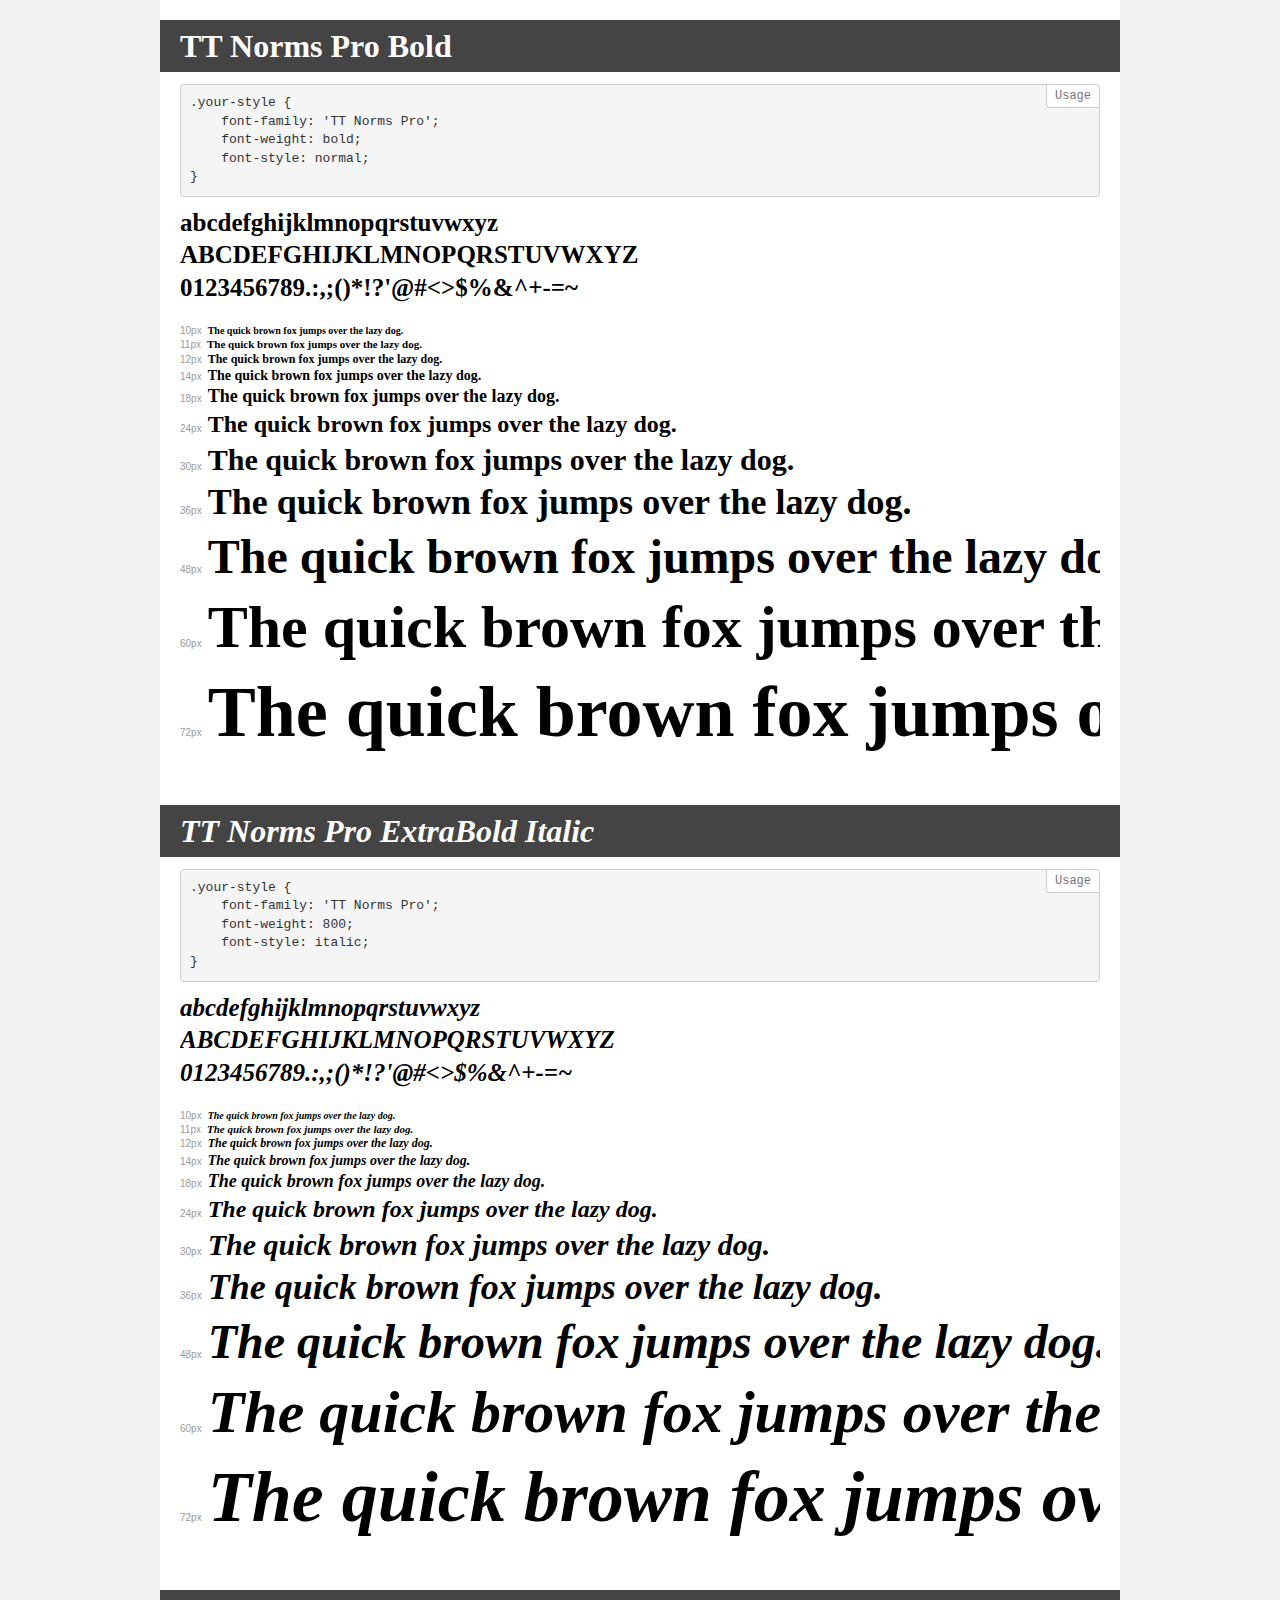
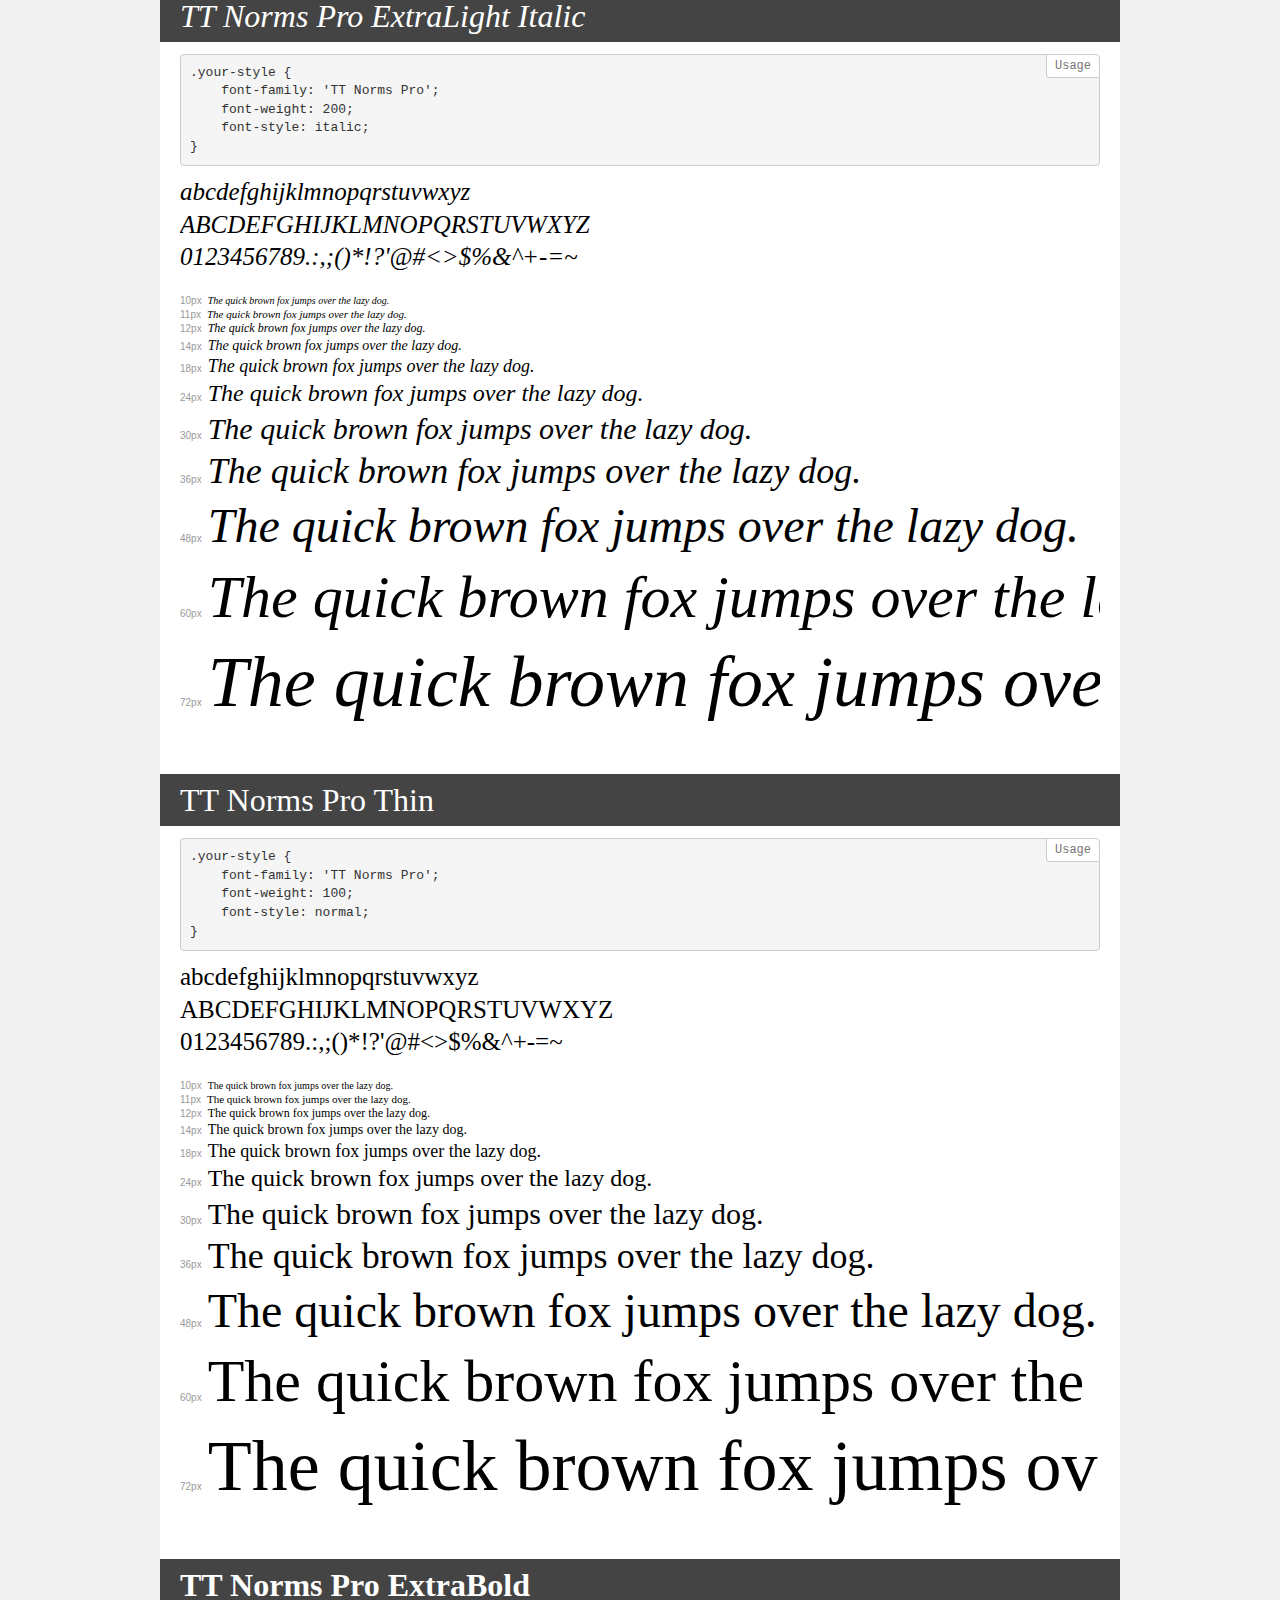
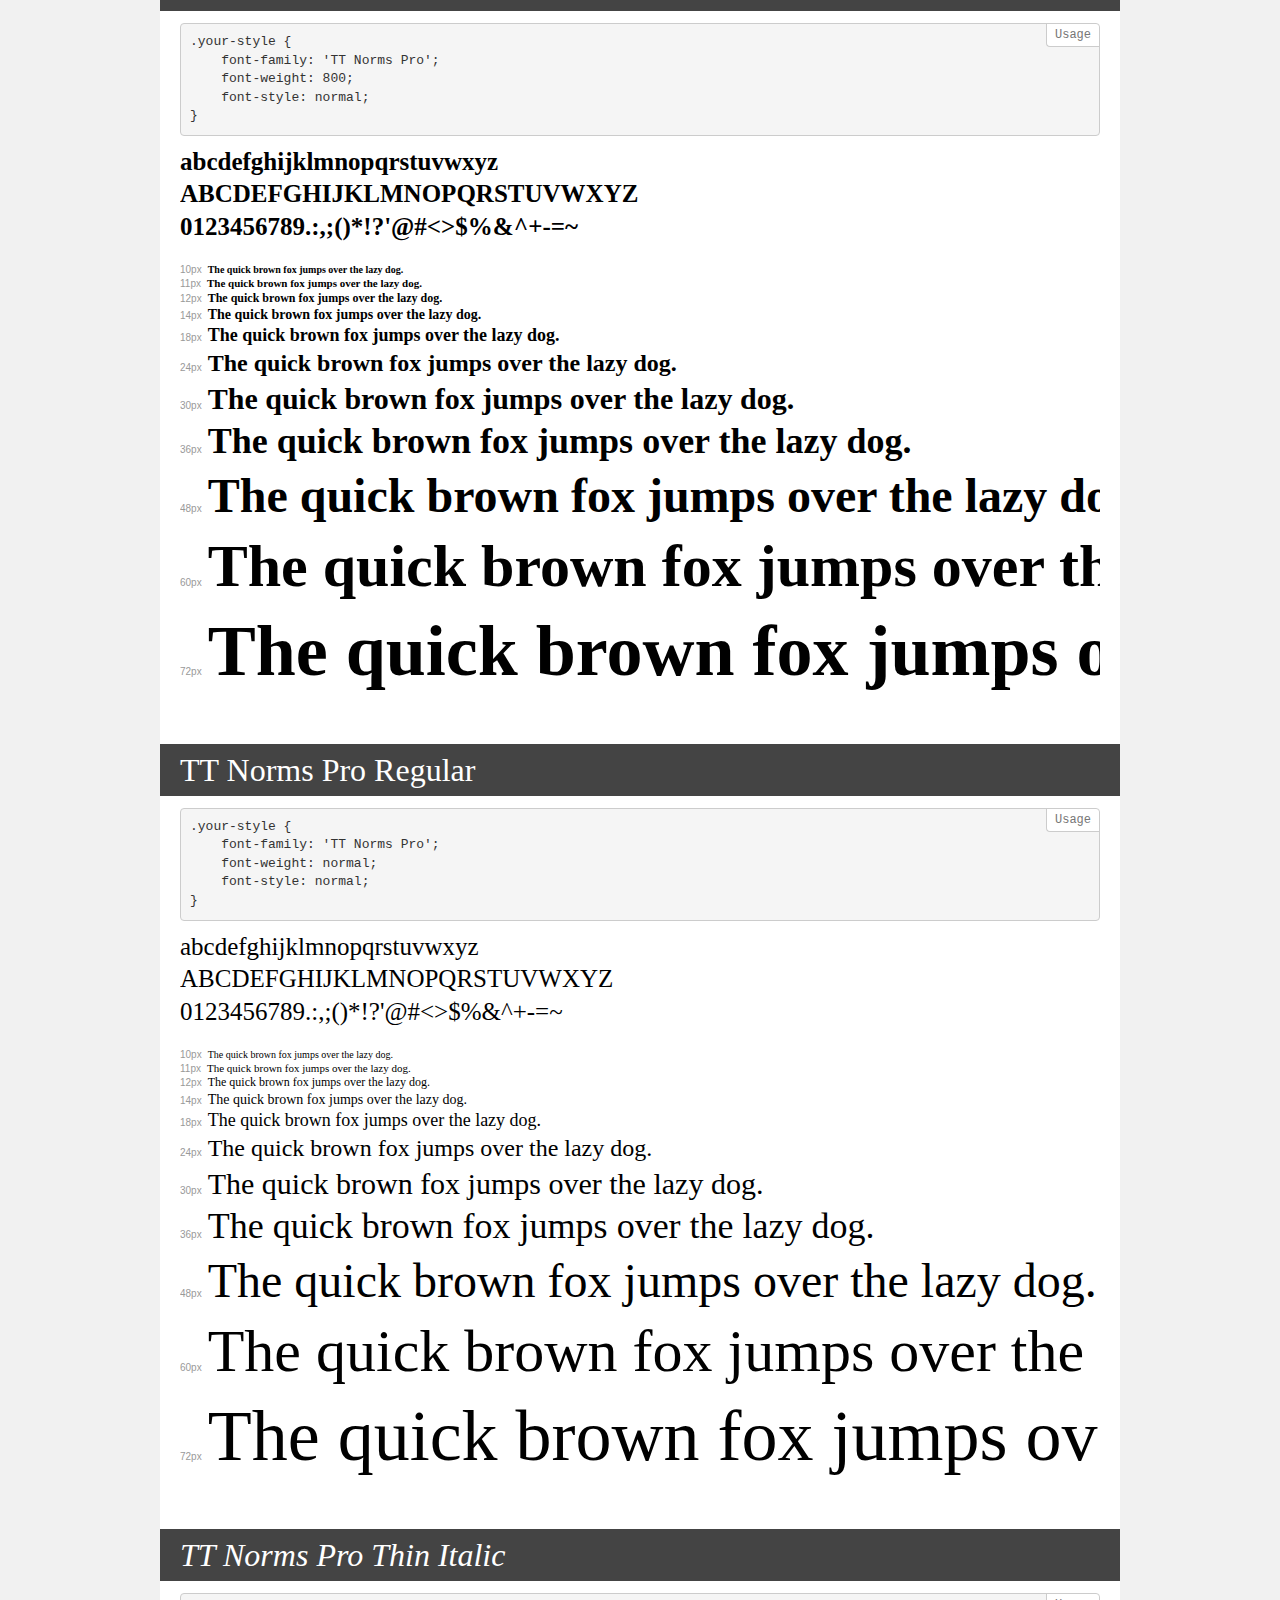
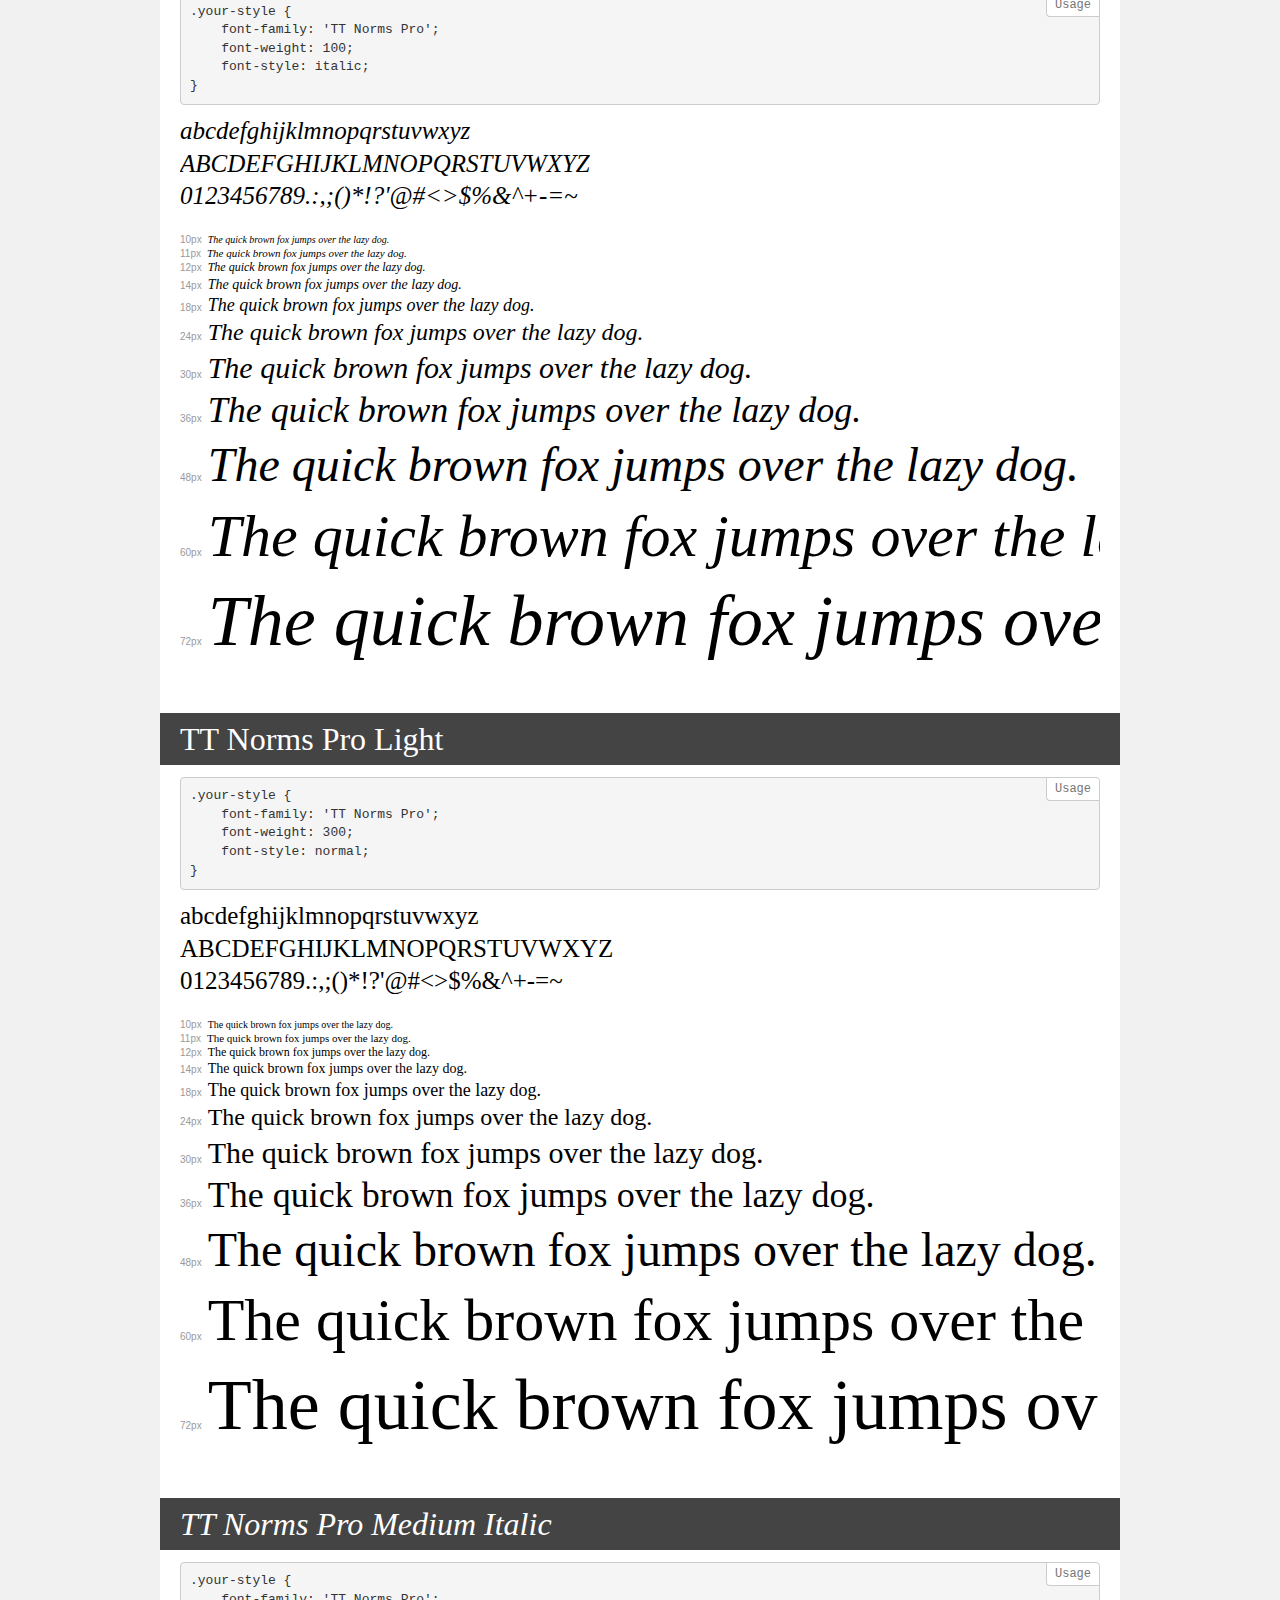
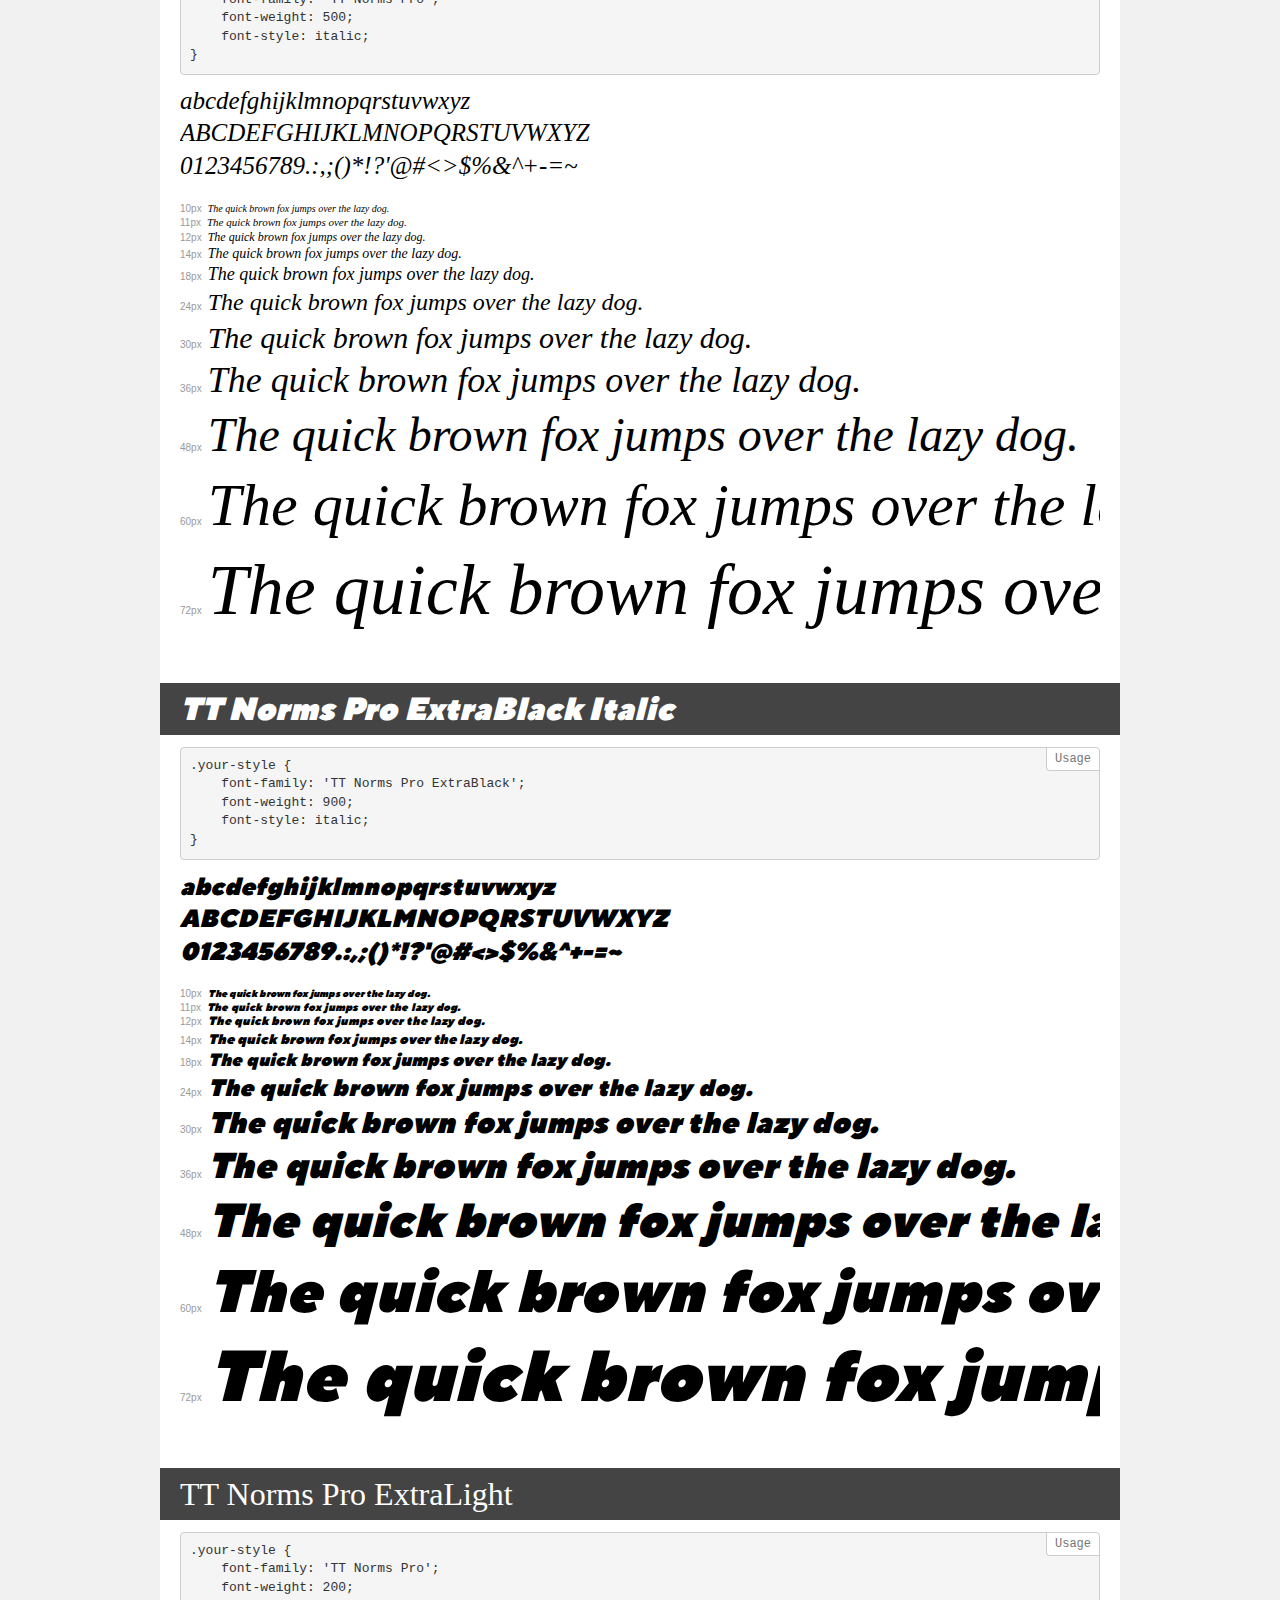
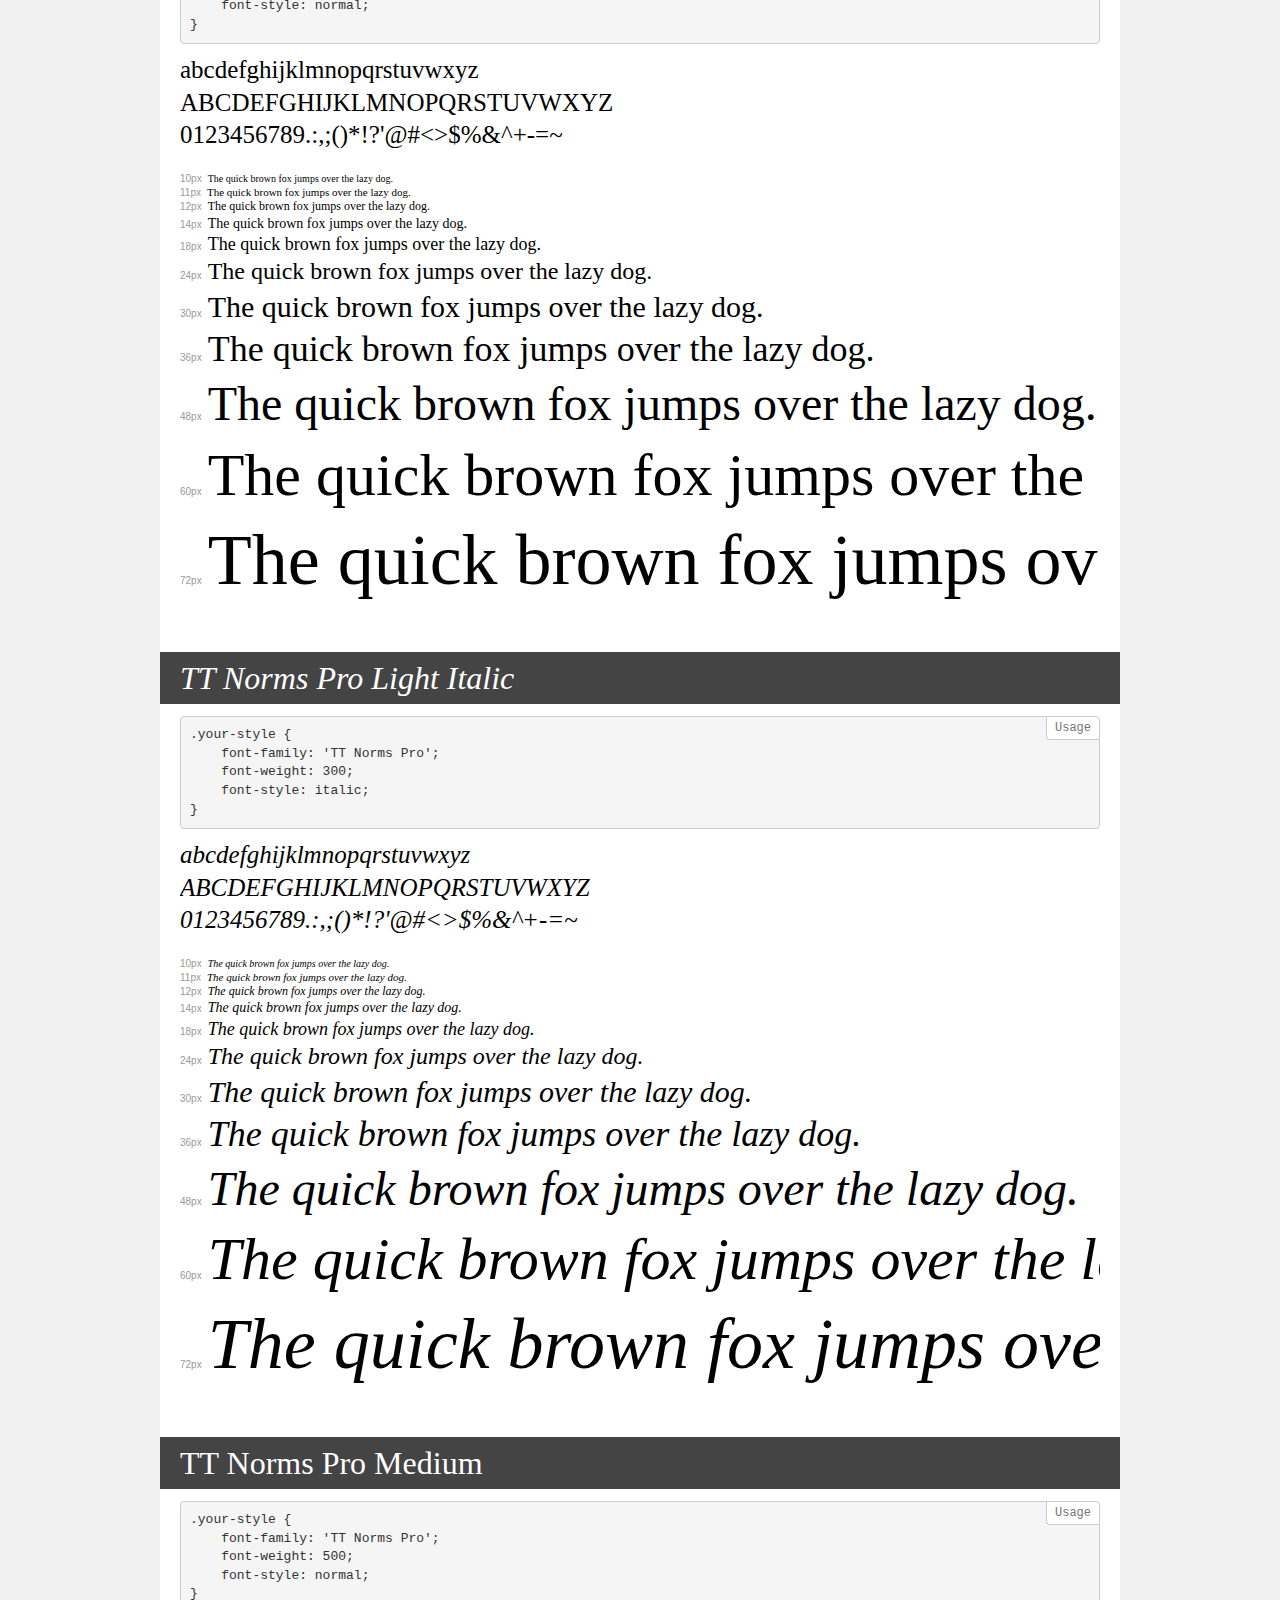
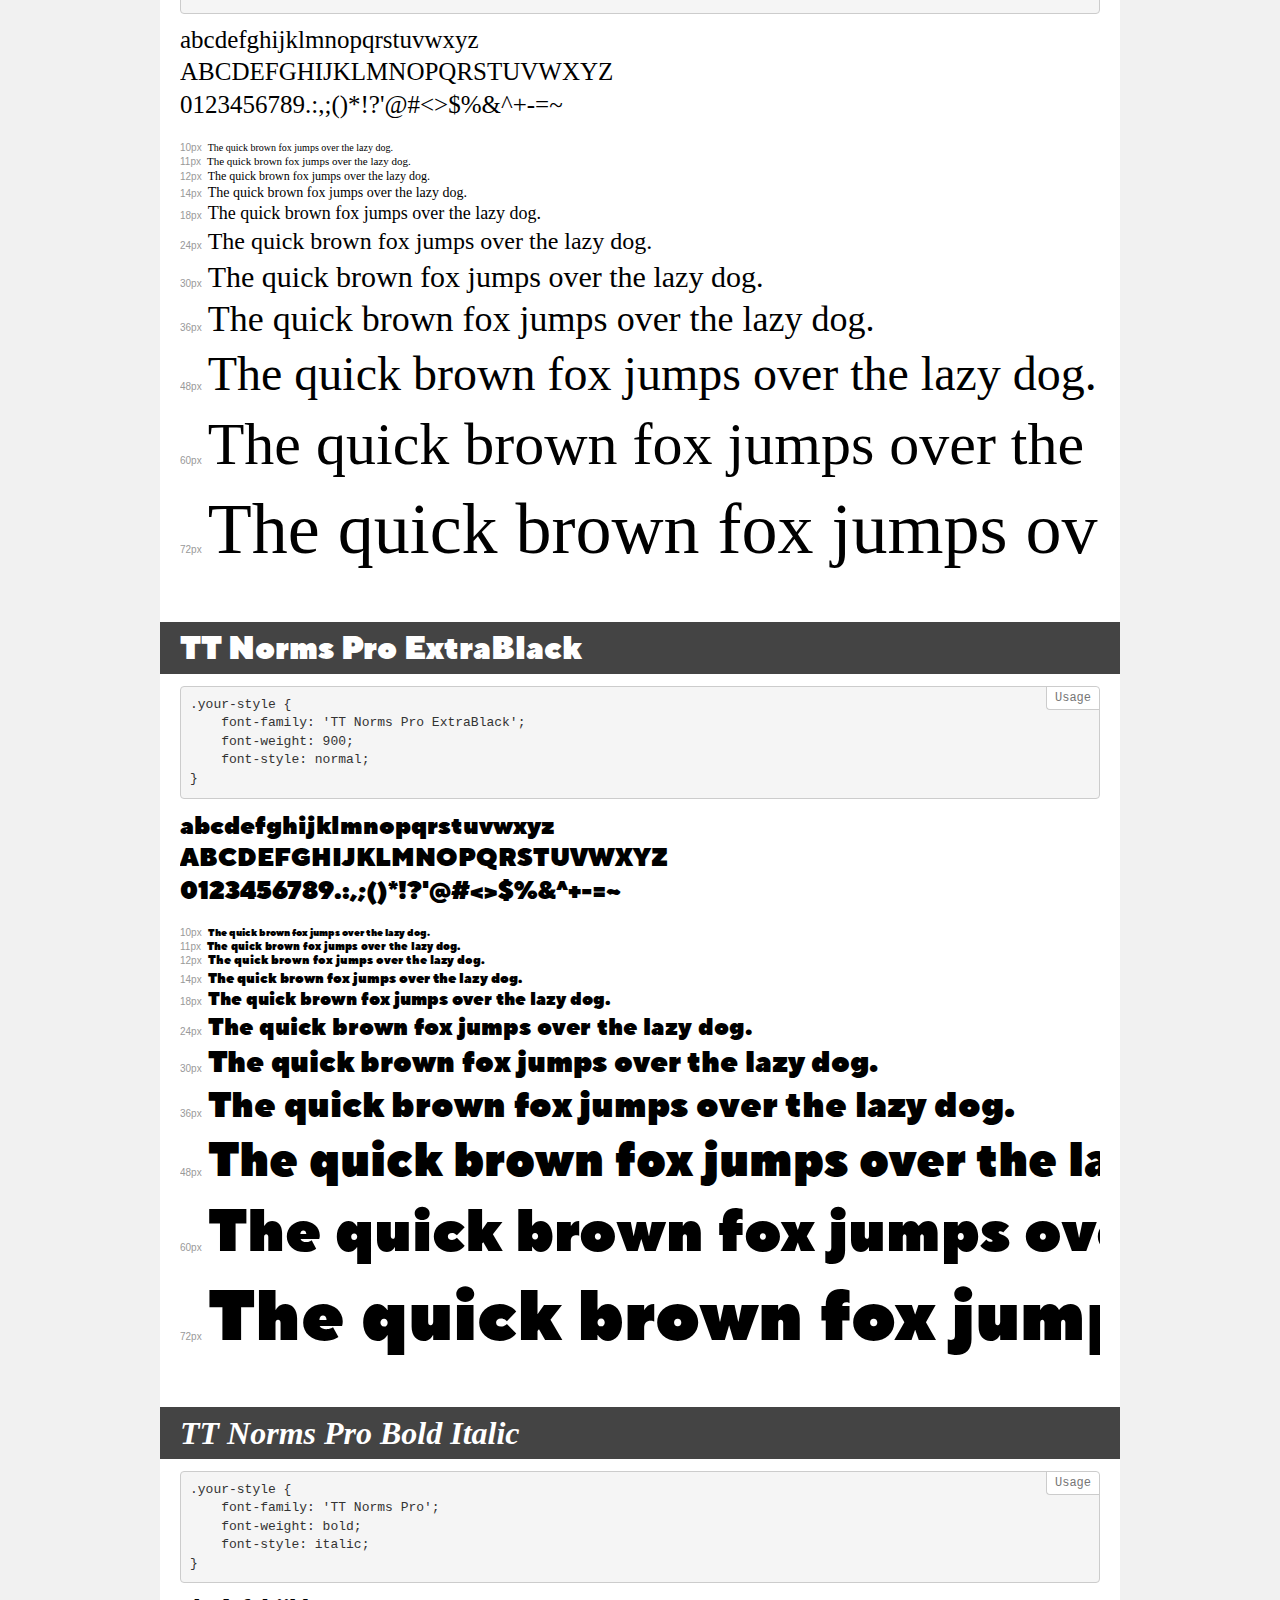
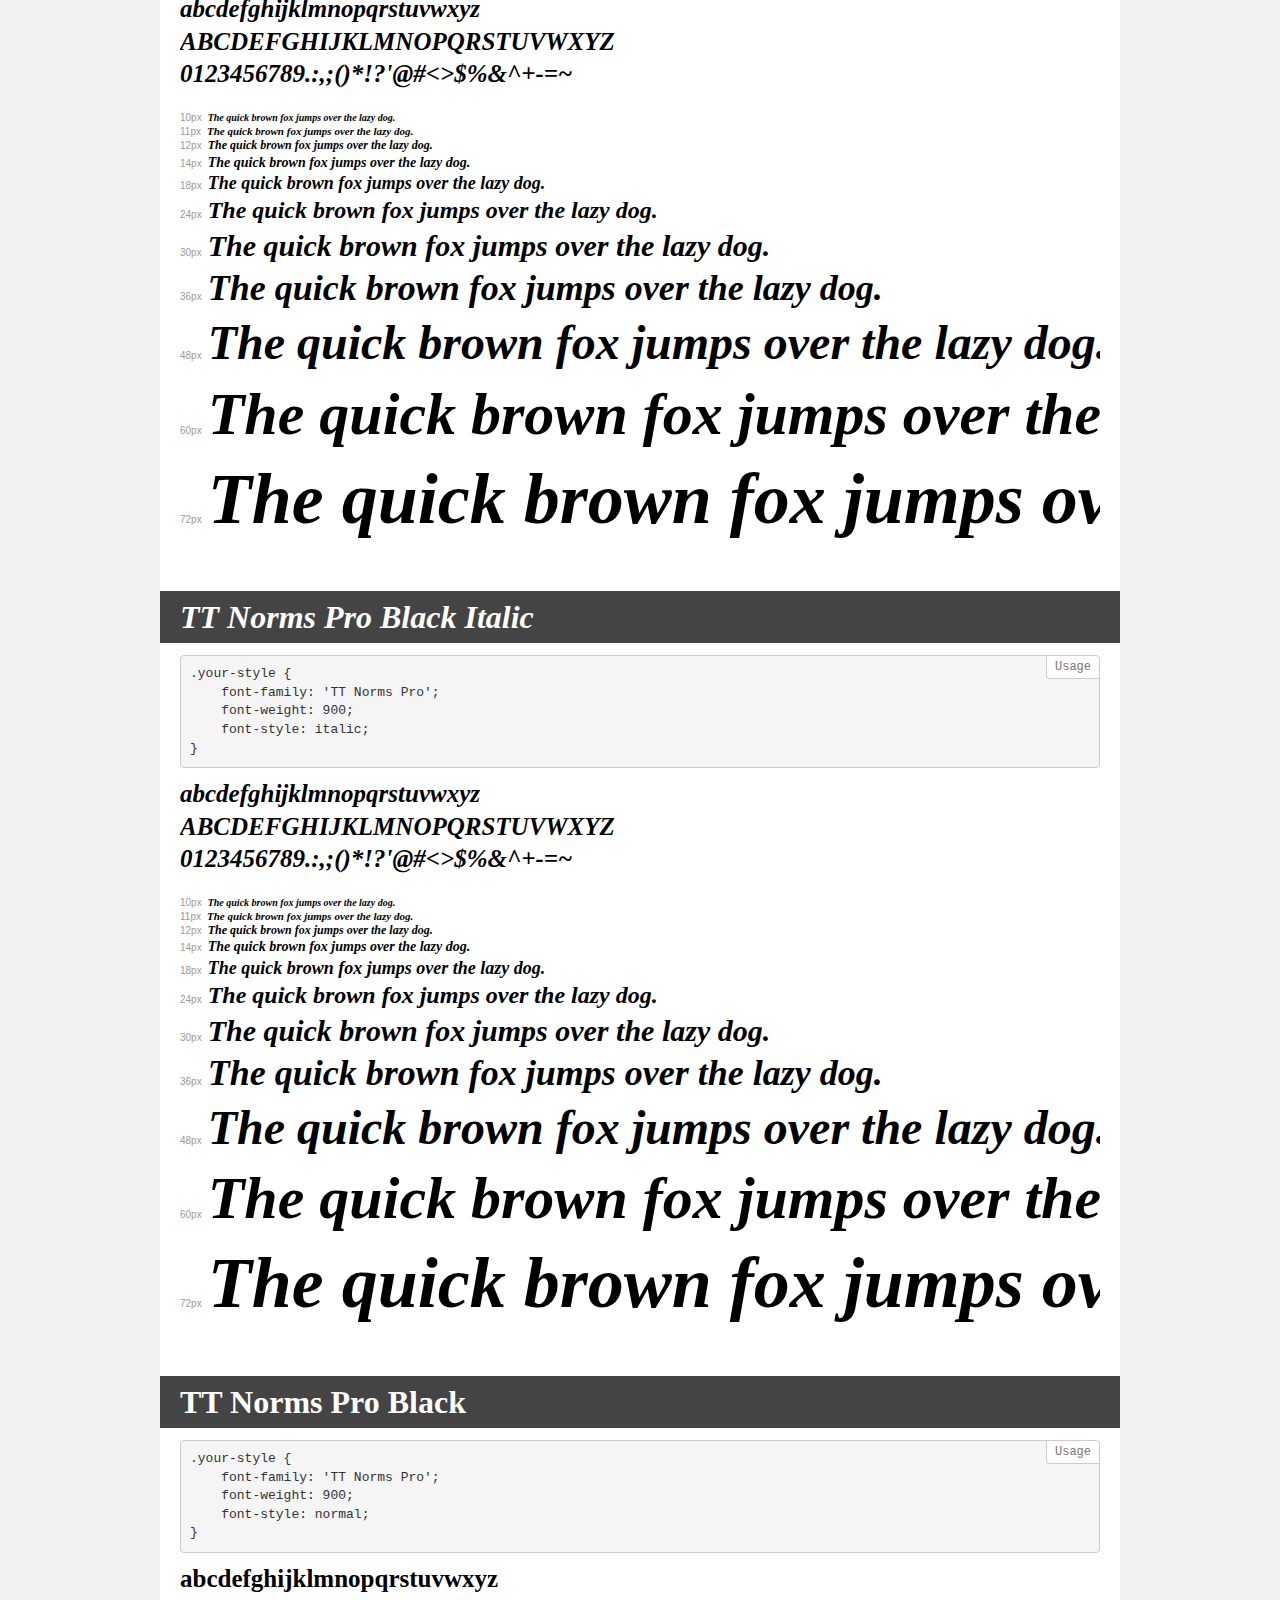
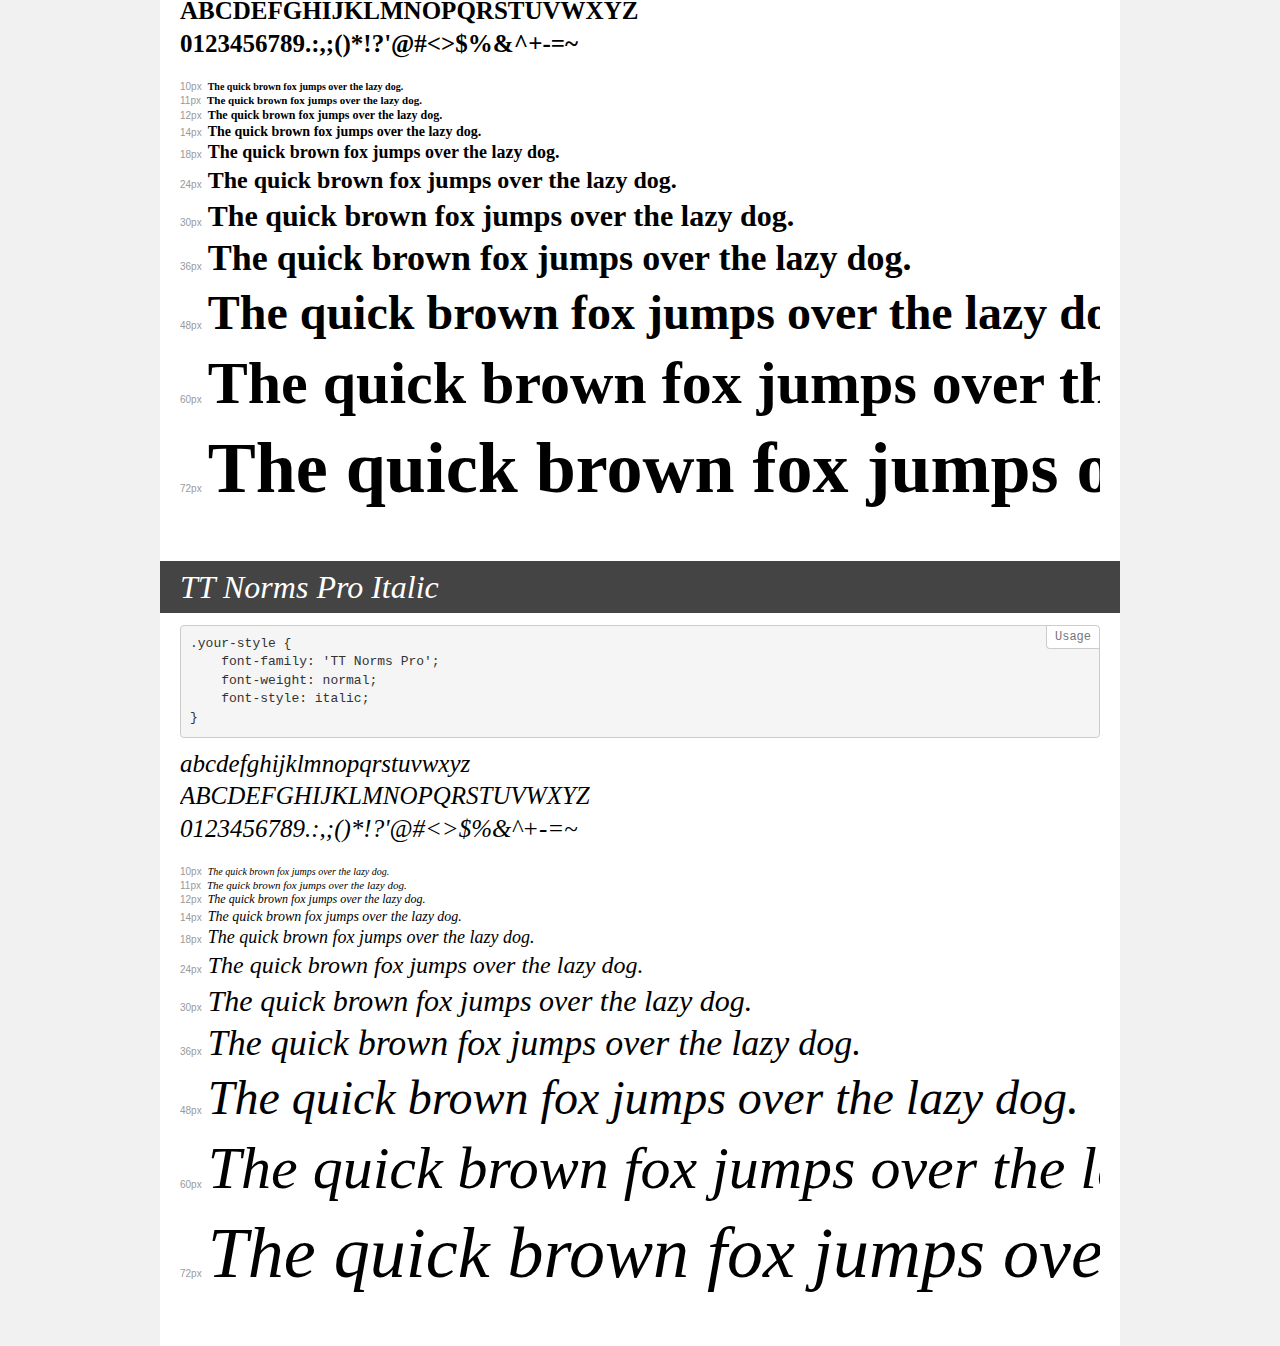
<file: fonts/demo.html>
<!DOCTYPE html>
<html>
<head>
    <meta charset="utf-8">
    <meta http-equiv="X-UA-Compatible" content="IE=edge">
    <meta name="viewport" content="width=device-width, initial-scale=1">
    <meta name="robots" content="noindex, noarchive">
    <meta name="format-detection" content="telephone=no">
    <title>Transfonter demo</title>
    <link href="stylesheet.css" rel="stylesheet">
    <style>
        /*
        http://meyerweb.com/eric/tools/css/reset/
        v2.0 | 20110126
        License: none (public domain)
        */
        html, body, div, span, applet, object, iframe,
        h1, h2, h3, h4, h5, h6, p, blockquote, pre,
        a, abbr, acronym, address, big, cite, code,
        del, dfn, em, img, ins, kbd, q, s, samp,
        small, strike, strong, sub, sup, tt, var,
        b, u, i, center,
        dl, dt, dd, ol, ul, li,
        fieldset, form, label, legend,
        table, caption, tbody, tfoot, thead, tr, th, td,
        article, aside, canvas, details, embed,
        figure, figcaption, footer, header, hgroup,
        menu, nav, output, ruby, section, summary,
        time, mark, audio, video {
            margin: 0;
            padding: 0;
            border: 0;
            font-size: 100%;
            font: inherit;
            vertical-align: baseline;
        }
        /* HTML5 display-role reset for older browsers */
        article, aside, details, figcaption, figure,
        footer, header, hgroup, menu, nav, section {
            display: block;
        }
        body {
            line-height: 1;
        }
        ol, ul {
            list-style: none;
        }
        blockquote, q {
            quotes: none;
        }
        blockquote:before, blockquote:after,
        q:before, q:after {
            content: '';
            content: none;
        }
        table {
            border-collapse: collapse;
            border-spacing: 0;
        }
        /* common styles */
        body {
            background: #f1f1f1;
            color: #000;
        }
        .page {
            background: #fff;
            width: 920px;
            margin: 0 auto;
            padding: 20px 20px 0 20px;
            overflow: hidden;
        }
        .font-container {
            overflow-x: auto;
            overflow-y: hidden;
            margin-bottom: 40px;
            line-height: 1.3;
            white-space: nowrap;
            padding-bottom: 5px;
        }
        h1 {
            position: relative;
            background: #444;
            font-size: 32px;
            color: #fff;
            padding: 10px 20px;
            margin: 0 -20px 12px -20px;
        }
        .letters {
            font-size: 25px;
            margin-bottom: 20px;
        }
        .s10:before {
            content: '10px';
        }
        .s11:before {
            content: '11px';
        }
        .s12:before {
            content: '12px';
        }
        .s14:before {
            content: '14px';
        }
        .s18:before {
            content: '18px';
        }
        .s24:before {
            content: '24px';
        }
        .s30:before {
            content: '30px';
        }
        .s36:before {
            content: '36px';
        }
        .s48:before {
            content: '48px';
        }
        .s60:before {
            content: '60px';
        }
        .s72:before {
            content: '72px';
        }
        .s10:before, .s11:before, .s12:before, .s14:before,
        .s18:before, .s24:before, .s30:before, .s36:before,
        .s48:before, .s60:before, .s72:before {
            font-family: Arial, sans-serif;
            font-size: 10px;
            font-weight: normal;
            font-style: normal;
            color: #999;
            padding-right: 6px;
        }
        pre {
            display: block;
            position: relative;
            padding: 9px;
            margin: 0 0 10px;
            font-family: Monaco, Menlo, Consolas, "Courier New", monospace !important;
            font-size: 13px;
            line-height: 1.428571429;
            color: #333;
            font-weight: normal !important;
            font-style: normal !important;
            background-color: #f5f5f5;
            border: 1px solid #ccc;
            overflow-x: auto;
            border-radius: 4px;
        }
        pre:after {
            display: block;
            position: absolute;
            right: 0;
            top: 0;
            content: 'Usage';
            line-height: 1;
            padding: 5px 8px;
            font-size: 12px;
            color: #767676;
            background-color: #fff;
            border: 1px solid #ccc;
            border-right: none;
            border-top: none;
            border-radius: 0 4px 0 4px;
            z-index: 10;
        }
        /* responsive */
        @media (max-width: 959px) {
            .page {
                width: auto;
                margin: 0;
            }
        }
    </style>
</head>
<body>
<div class="page">
    <div class="demo" style="font-family: 'TT Norms Pro'; font-weight: bold; font-style: normal;">
        <h1>TT Norms Pro Bold</h1>
        <pre>.your-style {
    font-family: 'TT Norms Pro';
    font-weight: bold;
    font-style: normal;
}</pre>
        <div class="font-container">
            <p class="letters">
                abcdefghijklmnopqrstuvwxyz<br>
ABCDEFGHIJKLMNOPQRSTUVWXYZ<br>
                0123456789.:,;()*!?'@#<>$%&^+-=~
            </p>
            <p class="s10" style="font-size: 10px;">The quick brown fox jumps over the lazy dog.</p>
            <p class="s11" style="font-size: 11px;">The quick brown fox jumps over the lazy dog.</p>
            <p class="s12" style="font-size: 12px;">The quick brown fox jumps over the lazy dog.</p>
            <p class="s14" style="font-size: 14px;">The quick brown fox jumps over the lazy dog.</p>
            <p class="s18" style="font-size: 18px;">The quick brown fox jumps over the lazy dog.</p>
            <p class="s24" style="font-size: 24px;">The quick brown fox jumps over the lazy dog.</p>
            <p class="s30" style="font-size: 30px;">The quick brown fox jumps over the lazy dog.</p>
            <p class="s36" style="font-size: 36px;">The quick brown fox jumps over the lazy dog.</p>
            <p class="s48" style="font-size: 48px;">The quick brown fox jumps over the lazy dog.</p>
            <p class="s60" style="font-size: 60px;">The quick brown fox jumps over the lazy dog.</p>
            <p class="s72" style="font-size: 72px;">The quick brown fox jumps over the lazy dog.</p>
        </div>
    </div>
    <div class="demo" style="font-family: 'TT Norms Pro'; font-weight: 800; font-style: italic;">
        <h1>TT Norms Pro ExtraBold Italic</h1>
        <pre>.your-style {
    font-family: 'TT Norms Pro';
    font-weight: 800;
    font-style: italic;
}</pre>
        <div class="font-container">
            <p class="letters">
                abcdefghijklmnopqrstuvwxyz<br>
ABCDEFGHIJKLMNOPQRSTUVWXYZ<br>
                0123456789.:,;()*!?'@#<>$%&^+-=~
            </p>
            <p class="s10" style="font-size: 10px;">The quick brown fox jumps over the lazy dog.</p>
            <p class="s11" style="font-size: 11px;">The quick brown fox jumps over the lazy dog.</p>
            <p class="s12" style="font-size: 12px;">The quick brown fox jumps over the lazy dog.</p>
            <p class="s14" style="font-size: 14px;">The quick brown fox jumps over the lazy dog.</p>
            <p class="s18" style="font-size: 18px;">The quick brown fox jumps over the lazy dog.</p>
            <p class="s24" style="font-size: 24px;">The quick brown fox jumps over the lazy dog.</p>
            <p class="s30" style="font-size: 30px;">The quick brown fox jumps over the lazy dog.</p>
            <p class="s36" style="font-size: 36px;">The quick brown fox jumps over the lazy dog.</p>
            <p class="s48" style="font-size: 48px;">The quick brown fox jumps over the lazy dog.</p>
            <p class="s60" style="font-size: 60px;">The quick brown fox jumps over the lazy dog.</p>
            <p class="s72" style="font-size: 72px;">The quick brown fox jumps over the lazy dog.</p>
        </div>
    </div>
    <div class="demo" style="font-family: 'TT Norms Pro'; font-weight: 200; font-style: italic;">
        <h1>TT Norms Pro ExtraLight Italic</h1>
        <pre>.your-style {
    font-family: 'TT Norms Pro';
    font-weight: 200;
    font-style: italic;
}</pre>
        <div class="font-container">
            <p class="letters">
                abcdefghijklmnopqrstuvwxyz<br>
ABCDEFGHIJKLMNOPQRSTUVWXYZ<br>
                0123456789.:,;()*!?'@#<>$%&^+-=~
            </p>
            <p class="s10" style="font-size: 10px;">The quick brown fox jumps over the lazy dog.</p>
            <p class="s11" style="font-size: 11px;">The quick brown fox jumps over the lazy dog.</p>
            <p class="s12" style="font-size: 12px;">The quick brown fox jumps over the lazy dog.</p>
            <p class="s14" style="font-size: 14px;">The quick brown fox jumps over the lazy dog.</p>
            <p class="s18" style="font-size: 18px;">The quick brown fox jumps over the lazy dog.</p>
            <p class="s24" style="font-size: 24px;">The quick brown fox jumps over the lazy dog.</p>
            <p class="s30" style="font-size: 30px;">The quick brown fox jumps over the lazy dog.</p>
            <p class="s36" style="font-size: 36px;">The quick brown fox jumps over the lazy dog.</p>
            <p class="s48" style="font-size: 48px;">The quick brown fox jumps over the lazy dog.</p>
            <p class="s60" style="font-size: 60px;">The quick brown fox jumps over the lazy dog.</p>
            <p class="s72" style="font-size: 72px;">The quick brown fox jumps over the lazy dog.</p>
        </div>
    </div>
    <div class="demo" style="font-family: 'TT Norms Pro'; font-weight: 100; font-style: normal;">
        <h1>TT Norms Pro Thin</h1>
        <pre>.your-style {
    font-family: 'TT Norms Pro';
    font-weight: 100;
    font-style: normal;
}</pre>
        <div class="font-container">
            <p class="letters">
                abcdefghijklmnopqrstuvwxyz<br>
ABCDEFGHIJKLMNOPQRSTUVWXYZ<br>
                0123456789.:,;()*!?'@#<>$%&^+-=~
            </p>
            <p class="s10" style="font-size: 10px;">The quick brown fox jumps over the lazy dog.</p>
            <p class="s11" style="font-size: 11px;">The quick brown fox jumps over the lazy dog.</p>
            <p class="s12" style="font-size: 12px;">The quick brown fox jumps over the lazy dog.</p>
            <p class="s14" style="font-size: 14px;">The quick brown fox jumps over the lazy dog.</p>
            <p class="s18" style="font-size: 18px;">The quick brown fox jumps over the lazy dog.</p>
            <p class="s24" style="font-size: 24px;">The quick brown fox jumps over the lazy dog.</p>
            <p class="s30" style="font-size: 30px;">The quick brown fox jumps over the lazy dog.</p>
            <p class="s36" style="font-size: 36px;">The quick brown fox jumps over the lazy dog.</p>
            <p class="s48" style="font-size: 48px;">The quick brown fox jumps over the lazy dog.</p>
            <p class="s60" style="font-size: 60px;">The quick brown fox jumps over the lazy dog.</p>
            <p class="s72" style="font-size: 72px;">The quick brown fox jumps over the lazy dog.</p>
        </div>
    </div>
    <div class="demo" style="font-family: 'TT Norms Pro'; font-weight: 800; font-style: normal;">
        <h1>TT Norms Pro ExtraBold</h1>
        <pre>.your-style {
    font-family: 'TT Norms Pro';
    font-weight: 800;
    font-style: normal;
}</pre>
        <div class="font-container">
            <p class="letters">
                abcdefghijklmnopqrstuvwxyz<br>
ABCDEFGHIJKLMNOPQRSTUVWXYZ<br>
                0123456789.:,;()*!?'@#<>$%&^+-=~
            </p>
            <p class="s10" style="font-size: 10px;">The quick brown fox jumps over the lazy dog.</p>
            <p class="s11" style="font-size: 11px;">The quick brown fox jumps over the lazy dog.</p>
            <p class="s12" style="font-size: 12px;">The quick brown fox jumps over the lazy dog.</p>
            <p class="s14" style="font-size: 14px;">The quick brown fox jumps over the lazy dog.</p>
            <p class="s18" style="font-size: 18px;">The quick brown fox jumps over the lazy dog.</p>
            <p class="s24" style="font-size: 24px;">The quick brown fox jumps over the lazy dog.</p>
            <p class="s30" style="font-size: 30px;">The quick brown fox jumps over the lazy dog.</p>
            <p class="s36" style="font-size: 36px;">The quick brown fox jumps over the lazy dog.</p>
            <p class="s48" style="font-size: 48px;">The quick brown fox jumps over the lazy dog.</p>
            <p class="s60" style="font-size: 60px;">The quick brown fox jumps over the lazy dog.</p>
            <p class="s72" style="font-size: 72px;">The quick brown fox jumps over the lazy dog.</p>
        </div>
    </div>
    <div class="demo" style="font-family: 'TT Norms Pro'; font-weight: normal; font-style: normal;">
        <h1>TT Norms Pro Regular</h1>
        <pre>.your-style {
    font-family: 'TT Norms Pro';
    font-weight: normal;
    font-style: normal;
}</pre>
        <div class="font-container">
            <p class="letters">
                abcdefghijklmnopqrstuvwxyz<br>
ABCDEFGHIJKLMNOPQRSTUVWXYZ<br>
                0123456789.:,;()*!?'@#<>$%&^+-=~
            </p>
            <p class="s10" style="font-size: 10px;">The quick brown fox jumps over the lazy dog.</p>
            <p class="s11" style="font-size: 11px;">The quick brown fox jumps over the lazy dog.</p>
            <p class="s12" style="font-size: 12px;">The quick brown fox jumps over the lazy dog.</p>
            <p class="s14" style="font-size: 14px;">The quick brown fox jumps over the lazy dog.</p>
            <p class="s18" style="font-size: 18px;">The quick brown fox jumps over the lazy dog.</p>
            <p class="s24" style="font-size: 24px;">The quick brown fox jumps over the lazy dog.</p>
            <p class="s30" style="font-size: 30px;">The quick brown fox jumps over the lazy dog.</p>
            <p class="s36" style="font-size: 36px;">The quick brown fox jumps over the lazy dog.</p>
            <p class="s48" style="font-size: 48px;">The quick brown fox jumps over the lazy dog.</p>
            <p class="s60" style="font-size: 60px;">The quick brown fox jumps over the lazy dog.</p>
            <p class="s72" style="font-size: 72px;">The quick brown fox jumps over the lazy dog.</p>
        </div>
    </div>
    <div class="demo" style="font-family: 'TT Norms Pro'; font-weight: 100; font-style: italic;">
        <h1>TT Norms Pro Thin Italic</h1>
        <pre>.your-style {
    font-family: 'TT Norms Pro';
    font-weight: 100;
    font-style: italic;
}</pre>
        <div class="font-container">
            <p class="letters">
                abcdefghijklmnopqrstuvwxyz<br>
ABCDEFGHIJKLMNOPQRSTUVWXYZ<br>
                0123456789.:,;()*!?'@#<>$%&^+-=~
            </p>
            <p class="s10" style="font-size: 10px;">The quick brown fox jumps over the lazy dog.</p>
            <p class="s11" style="font-size: 11px;">The quick brown fox jumps over the lazy dog.</p>
            <p class="s12" style="font-size: 12px;">The quick brown fox jumps over the lazy dog.</p>
            <p class="s14" style="font-size: 14px;">The quick brown fox jumps over the lazy dog.</p>
            <p class="s18" style="font-size: 18px;">The quick brown fox jumps over the lazy dog.</p>
            <p class="s24" style="font-size: 24px;">The quick brown fox jumps over the lazy dog.</p>
            <p class="s30" style="font-size: 30px;">The quick brown fox jumps over the lazy dog.</p>
            <p class="s36" style="font-size: 36px;">The quick brown fox jumps over the lazy dog.</p>
            <p class="s48" style="font-size: 48px;">The quick brown fox jumps over the lazy dog.</p>
            <p class="s60" style="font-size: 60px;">The quick brown fox jumps over the lazy dog.</p>
            <p class="s72" style="font-size: 72px;">The quick brown fox jumps over the lazy dog.</p>
        </div>
    </div>
    <div class="demo" style="font-family: 'TT Norms Pro'; font-weight: 300; font-style: normal;">
        <h1>TT Norms Pro Light</h1>
        <pre>.your-style {
    font-family: 'TT Norms Pro';
    font-weight: 300;
    font-style: normal;
}</pre>
        <div class="font-container">
            <p class="letters">
                abcdefghijklmnopqrstuvwxyz<br>
ABCDEFGHIJKLMNOPQRSTUVWXYZ<br>
                0123456789.:,;()*!?'@#<>$%&^+-=~
            </p>
            <p class="s10" style="font-size: 10px;">The quick brown fox jumps over the lazy dog.</p>
            <p class="s11" style="font-size: 11px;">The quick brown fox jumps over the lazy dog.</p>
            <p class="s12" style="font-size: 12px;">The quick brown fox jumps over the lazy dog.</p>
            <p class="s14" style="font-size: 14px;">The quick brown fox jumps over the lazy dog.</p>
            <p class="s18" style="font-size: 18px;">The quick brown fox jumps over the lazy dog.</p>
            <p class="s24" style="font-size: 24px;">The quick brown fox jumps over the lazy dog.</p>
            <p class="s30" style="font-size: 30px;">The quick brown fox jumps over the lazy dog.</p>
            <p class="s36" style="font-size: 36px;">The quick brown fox jumps over the lazy dog.</p>
            <p class="s48" style="font-size: 48px;">The quick brown fox jumps over the lazy dog.</p>
            <p class="s60" style="font-size: 60px;">The quick brown fox jumps over the lazy dog.</p>
            <p class="s72" style="font-size: 72px;">The quick brown fox jumps over the lazy dog.</p>
        </div>
    </div>
    <div class="demo" style="font-family: 'TT Norms Pro'; font-weight: 500; font-style: italic;">
        <h1>TT Norms Pro Medium Italic</h1>
        <pre>.your-style {
    font-family: 'TT Norms Pro';
    font-weight: 500;
    font-style: italic;
}</pre>
        <div class="font-container">
            <p class="letters">
                abcdefghijklmnopqrstuvwxyz<br>
ABCDEFGHIJKLMNOPQRSTUVWXYZ<br>
                0123456789.:,;()*!?'@#<>$%&^+-=~
            </p>
            <p class="s10" style="font-size: 10px;">The quick brown fox jumps over the lazy dog.</p>
            <p class="s11" style="font-size: 11px;">The quick brown fox jumps over the lazy dog.</p>
            <p class="s12" style="font-size: 12px;">The quick brown fox jumps over the lazy dog.</p>
            <p class="s14" style="font-size: 14px;">The quick brown fox jumps over the lazy dog.</p>
            <p class="s18" style="font-size: 18px;">The quick brown fox jumps over the lazy dog.</p>
            <p class="s24" style="font-size: 24px;">The quick brown fox jumps over the lazy dog.</p>
            <p class="s30" style="font-size: 30px;">The quick brown fox jumps over the lazy dog.</p>
            <p class="s36" style="font-size: 36px;">The quick brown fox jumps over the lazy dog.</p>
            <p class="s48" style="font-size: 48px;">The quick brown fox jumps over the lazy dog.</p>
            <p class="s60" style="font-size: 60px;">The quick brown fox jumps over the lazy dog.</p>
            <p class="s72" style="font-size: 72px;">The quick brown fox jumps over the lazy dog.</p>
        </div>
    </div>
    <div class="demo" style="font-family: 'TT Norms Pro ExtraBlack'; font-weight: 900; font-style: italic;">
        <h1>TT Norms Pro ExtraBlack Italic</h1>
        <pre>.your-style {
    font-family: 'TT Norms Pro ExtraBlack';
    font-weight: 900;
    font-style: italic;
}</pre>
        <div class="font-container">
            <p class="letters">
                abcdefghijklmnopqrstuvwxyz<br>
ABCDEFGHIJKLMNOPQRSTUVWXYZ<br>
                0123456789.:,;()*!?'@#<>$%&^+-=~
            </p>
            <p class="s10" style="font-size: 10px;">The quick brown fox jumps over the lazy dog.</p>
            <p class="s11" style="font-size: 11px;">The quick brown fox jumps over the lazy dog.</p>
            <p class="s12" style="font-size: 12px;">The quick brown fox jumps over the lazy dog.</p>
            <p class="s14" style="font-size: 14px;">The quick brown fox jumps over the lazy dog.</p>
            <p class="s18" style="font-size: 18px;">The quick brown fox jumps over the lazy dog.</p>
            <p class="s24" style="font-size: 24px;">The quick brown fox jumps over the lazy dog.</p>
            <p class="s30" style="font-size: 30px;">The quick brown fox jumps over the lazy dog.</p>
            <p class="s36" style="font-size: 36px;">The quick brown fox jumps over the lazy dog.</p>
            <p class="s48" style="font-size: 48px;">The quick brown fox jumps over the lazy dog.</p>
            <p class="s60" style="font-size: 60px;">The quick brown fox jumps over the lazy dog.</p>
            <p class="s72" style="font-size: 72px;">The quick brown fox jumps over the lazy dog.</p>
        </div>
    </div>
    <div class="demo" style="font-family: 'TT Norms Pro'; font-weight: 200; font-style: normal;">
        <h1>TT Norms Pro ExtraLight</h1>
        <pre>.your-style {
    font-family: 'TT Norms Pro';
    font-weight: 200;
    font-style: normal;
}</pre>
        <div class="font-container">
            <p class="letters">
                abcdefghijklmnopqrstuvwxyz<br>
ABCDEFGHIJKLMNOPQRSTUVWXYZ<br>
                0123456789.:,;()*!?'@#<>$%&^+-=~
            </p>
            <p class="s10" style="font-size: 10px;">The quick brown fox jumps over the lazy dog.</p>
            <p class="s11" style="font-size: 11px;">The quick brown fox jumps over the lazy dog.</p>
            <p class="s12" style="font-size: 12px;">The quick brown fox jumps over the lazy dog.</p>
            <p class="s14" style="font-size: 14px;">The quick brown fox jumps over the lazy dog.</p>
            <p class="s18" style="font-size: 18px;">The quick brown fox jumps over the lazy dog.</p>
            <p class="s24" style="font-size: 24px;">The quick brown fox jumps over the lazy dog.</p>
            <p class="s30" style="font-size: 30px;">The quick brown fox jumps over the lazy dog.</p>
            <p class="s36" style="font-size: 36px;">The quick brown fox jumps over the lazy dog.</p>
            <p class="s48" style="font-size: 48px;">The quick brown fox jumps over the lazy dog.</p>
            <p class="s60" style="font-size: 60px;">The quick brown fox jumps over the lazy dog.</p>
            <p class="s72" style="font-size: 72px;">The quick brown fox jumps over the lazy dog.</p>
        </div>
    </div>
    <div class="demo" style="font-family: 'TT Norms Pro'; font-weight: 300; font-style: italic;">
        <h1>TT Norms Pro Light Italic</h1>
        <pre>.your-style {
    font-family: 'TT Norms Pro';
    font-weight: 300;
    font-style: italic;
}</pre>
        <div class="font-container">
            <p class="letters">
                abcdefghijklmnopqrstuvwxyz<br>
ABCDEFGHIJKLMNOPQRSTUVWXYZ<br>
                0123456789.:,;()*!?'@#<>$%&^+-=~
            </p>
            <p class="s10" style="font-size: 10px;">The quick brown fox jumps over the lazy dog.</p>
            <p class="s11" style="font-size: 11px;">The quick brown fox jumps over the lazy dog.</p>
            <p class="s12" style="font-size: 12px;">The quick brown fox jumps over the lazy dog.</p>
            <p class="s14" style="font-size: 14px;">The quick brown fox jumps over the lazy dog.</p>
            <p class="s18" style="font-size: 18px;">The quick brown fox jumps over the lazy dog.</p>
            <p class="s24" style="font-size: 24px;">The quick brown fox jumps over the lazy dog.</p>
            <p class="s30" style="font-size: 30px;">The quick brown fox jumps over the lazy dog.</p>
            <p class="s36" style="font-size: 36px;">The quick brown fox jumps over the lazy dog.</p>
            <p class="s48" style="font-size: 48px;">The quick brown fox jumps over the lazy dog.</p>
            <p class="s60" style="font-size: 60px;">The quick brown fox jumps over the lazy dog.</p>
            <p class="s72" style="font-size: 72px;">The quick brown fox jumps over the lazy dog.</p>
        </div>
    </div>
    <div class="demo" style="font-family: 'TT Norms Pro'; font-weight: 500; font-style: normal;">
        <h1>TT Norms Pro Medium</h1>
        <pre>.your-style {
    font-family: 'TT Norms Pro';
    font-weight: 500;
    font-style: normal;
}</pre>
        <div class="font-container">
            <p class="letters">
                abcdefghijklmnopqrstuvwxyz<br>
ABCDEFGHIJKLMNOPQRSTUVWXYZ<br>
                0123456789.:,;()*!?'@#<>$%&^+-=~
            </p>
            <p class="s10" style="font-size: 10px;">The quick brown fox jumps over the lazy dog.</p>
            <p class="s11" style="font-size: 11px;">The quick brown fox jumps over the lazy dog.</p>
            <p class="s12" style="font-size: 12px;">The quick brown fox jumps over the lazy dog.</p>
            <p class="s14" style="font-size: 14px;">The quick brown fox jumps over the lazy dog.</p>
            <p class="s18" style="font-size: 18px;">The quick brown fox jumps over the lazy dog.</p>
            <p class="s24" style="font-size: 24px;">The quick brown fox jumps over the lazy dog.</p>
            <p class="s30" style="font-size: 30px;">The quick brown fox jumps over the lazy dog.</p>
            <p class="s36" style="font-size: 36px;">The quick brown fox jumps over the lazy dog.</p>
            <p class="s48" style="font-size: 48px;">The quick brown fox jumps over the lazy dog.</p>
            <p class="s60" style="font-size: 60px;">The quick brown fox jumps over the lazy dog.</p>
            <p class="s72" style="font-size: 72px;">The quick brown fox jumps over the lazy dog.</p>
        </div>
    </div>
    <div class="demo" style="font-family: 'TT Norms Pro ExtraBlack'; font-weight: 900; font-style: normal;">
        <h1>TT Norms Pro ExtraBlack</h1>
        <pre>.your-style {
    font-family: 'TT Norms Pro ExtraBlack';
    font-weight: 900;
    font-style: normal;
}</pre>
        <div class="font-container">
            <p class="letters">
                abcdefghijklmnopqrstuvwxyz<br>
ABCDEFGHIJKLMNOPQRSTUVWXYZ<br>
                0123456789.:,;()*!?'@#<>$%&^+-=~
            </p>
            <p class="s10" style="font-size: 10px;">The quick brown fox jumps over the lazy dog.</p>
            <p class="s11" style="font-size: 11px;">The quick brown fox jumps over the lazy dog.</p>
            <p class="s12" style="font-size: 12px;">The quick brown fox jumps over the lazy dog.</p>
            <p class="s14" style="font-size: 14px;">The quick brown fox jumps over the lazy dog.</p>
            <p class="s18" style="font-size: 18px;">The quick brown fox jumps over the lazy dog.</p>
            <p class="s24" style="font-size: 24px;">The quick brown fox jumps over the lazy dog.</p>
            <p class="s30" style="font-size: 30px;">The quick brown fox jumps over the lazy dog.</p>
            <p class="s36" style="font-size: 36px;">The quick brown fox jumps over the lazy dog.</p>
            <p class="s48" style="font-size: 48px;">The quick brown fox jumps over the lazy dog.</p>
            <p class="s60" style="font-size: 60px;">The quick brown fox jumps over the lazy dog.</p>
            <p class="s72" style="font-size: 72px;">The quick brown fox jumps over the lazy dog.</p>
        </div>
    </div>
    <div class="demo" style="font-family: 'TT Norms Pro'; font-weight: bold; font-style: italic;">
        <h1>TT Norms Pro Bold Italic</h1>
        <pre>.your-style {
    font-family: 'TT Norms Pro';
    font-weight: bold;
    font-style: italic;
}</pre>
        <div class="font-container">
            <p class="letters">
                abcdefghijklmnopqrstuvwxyz<br>
ABCDEFGHIJKLMNOPQRSTUVWXYZ<br>
                0123456789.:,;()*!?'@#<>$%&^+-=~
            </p>
            <p class="s10" style="font-size: 10px;">The quick brown fox jumps over the lazy dog.</p>
            <p class="s11" style="font-size: 11px;">The quick brown fox jumps over the lazy dog.</p>
            <p class="s12" style="font-size: 12px;">The quick brown fox jumps over the lazy dog.</p>
            <p class="s14" style="font-size: 14px;">The quick brown fox jumps over the lazy dog.</p>
            <p class="s18" style="font-size: 18px;">The quick brown fox jumps over the lazy dog.</p>
            <p class="s24" style="font-size: 24px;">The quick brown fox jumps over the lazy dog.</p>
            <p class="s30" style="font-size: 30px;">The quick brown fox jumps over the lazy dog.</p>
            <p class="s36" style="font-size: 36px;">The quick brown fox jumps over the lazy dog.</p>
            <p class="s48" style="font-size: 48px;">The quick brown fox jumps over the lazy dog.</p>
            <p class="s60" style="font-size: 60px;">The quick brown fox jumps over the lazy dog.</p>
            <p class="s72" style="font-size: 72px;">The quick brown fox jumps over the lazy dog.</p>
        </div>
    </div>
    <div class="demo" style="font-family: 'TT Norms Pro'; font-weight: 900; font-style: italic;">
        <h1>TT Norms Pro Black Italic</h1>
        <pre>.your-style {
    font-family: 'TT Norms Pro';
    font-weight: 900;
    font-style: italic;
}</pre>
        <div class="font-container">
            <p class="letters">
                abcdefghijklmnopqrstuvwxyz<br>
ABCDEFGHIJKLMNOPQRSTUVWXYZ<br>
                0123456789.:,;()*!?'@#<>$%&^+-=~
            </p>
            <p class="s10" style="font-size: 10px;">The quick brown fox jumps over the lazy dog.</p>
            <p class="s11" style="font-size: 11px;">The quick brown fox jumps over the lazy dog.</p>
            <p class="s12" style="font-size: 12px;">The quick brown fox jumps over the lazy dog.</p>
            <p class="s14" style="font-size: 14px;">The quick brown fox jumps over the lazy dog.</p>
            <p class="s18" style="font-size: 18px;">The quick brown fox jumps over the lazy dog.</p>
            <p class="s24" style="font-size: 24px;">The quick brown fox jumps over the lazy dog.</p>
            <p class="s30" style="font-size: 30px;">The quick brown fox jumps over the lazy dog.</p>
            <p class="s36" style="font-size: 36px;">The quick brown fox jumps over the lazy dog.</p>
            <p class="s48" style="font-size: 48px;">The quick brown fox jumps over the lazy dog.</p>
            <p class="s60" style="font-size: 60px;">The quick brown fox jumps over the lazy dog.</p>
            <p class="s72" style="font-size: 72px;">The quick brown fox jumps over the lazy dog.</p>
        </div>
    </div>
    <div class="demo" style="font-family: 'TT Norms Pro'; font-weight: 900; font-style: normal;">
        <h1>TT Norms Pro Black</h1>
        <pre>.your-style {
    font-family: 'TT Norms Pro';
    font-weight: 900;
    font-style: normal;
}</pre>
        <div class="font-container">
            <p class="letters">
                abcdefghijklmnopqrstuvwxyz<br>
ABCDEFGHIJKLMNOPQRSTUVWXYZ<br>
                0123456789.:,;()*!?'@#<>$%&^+-=~
            </p>
            <p class="s10" style="font-size: 10px;">The quick brown fox jumps over the lazy dog.</p>
            <p class="s11" style="font-size: 11px;">The quick brown fox jumps over the lazy dog.</p>
            <p class="s12" style="font-size: 12px;">The quick brown fox jumps over the lazy dog.</p>
            <p class="s14" style="font-size: 14px;">The quick brown fox jumps over the lazy dog.</p>
            <p class="s18" style="font-size: 18px;">The quick brown fox jumps over the lazy dog.</p>
            <p class="s24" style="font-size: 24px;">The quick brown fox jumps over the lazy dog.</p>
            <p class="s30" style="font-size: 30px;">The quick brown fox jumps over the lazy dog.</p>
            <p class="s36" style="font-size: 36px;">The quick brown fox jumps over the lazy dog.</p>
            <p class="s48" style="font-size: 48px;">The quick brown fox jumps over the lazy dog.</p>
            <p class="s60" style="font-size: 60px;">The quick brown fox jumps over the lazy dog.</p>
            <p class="s72" style="font-size: 72px;">The quick brown fox jumps over the lazy dog.</p>
        </div>
    </div>
    <div class="demo" style="font-family: 'TT Norms Pro'; font-weight: normal; font-style: italic;">
        <h1>TT Norms Pro Italic</h1>
        <pre>.your-style {
    font-family: 'TT Norms Pro';
    font-weight: normal;
    font-style: italic;
}</pre>
        <div class="font-container">
            <p class="letters">
                abcdefghijklmnopqrstuvwxyz<br>
ABCDEFGHIJKLMNOPQRSTUVWXYZ<br>
                0123456789.:,;()*!?'@#<>$%&^+-=~
            </p>
            <p class="s10" style="font-size: 10px;">The quick brown fox jumps over the lazy dog.</p>
            <p class="s11" style="font-size: 11px;">The quick brown fox jumps over the lazy dog.</p>
            <p class="s12" style="font-size: 12px;">The quick brown fox jumps over the lazy dog.</p>
            <p class="s14" style="font-size: 14px;">The quick brown fox jumps over the lazy dog.</p>
            <p class="s18" style="font-size: 18px;">The quick brown fox jumps over the lazy dog.</p>
            <p class="s24" style="font-size: 24px;">The quick brown fox jumps over the lazy dog.</p>
            <p class="s30" style="font-size: 30px;">The quick brown fox jumps over the lazy dog.</p>
            <p class="s36" style="font-size: 36px;">The quick brown fox jumps over the lazy dog.</p>
            <p class="s48" style="font-size: 48px;">The quick brown fox jumps over the lazy dog.</p>
            <p class="s60" style="font-size: 60px;">The quick brown fox jumps over the lazy dog.</p>
            <p class="s72" style="font-size: 72px;">The quick brown fox jumps over the lazy dog.</p>
        </div>
    </div>
</div>
</body>
</html>
</file>
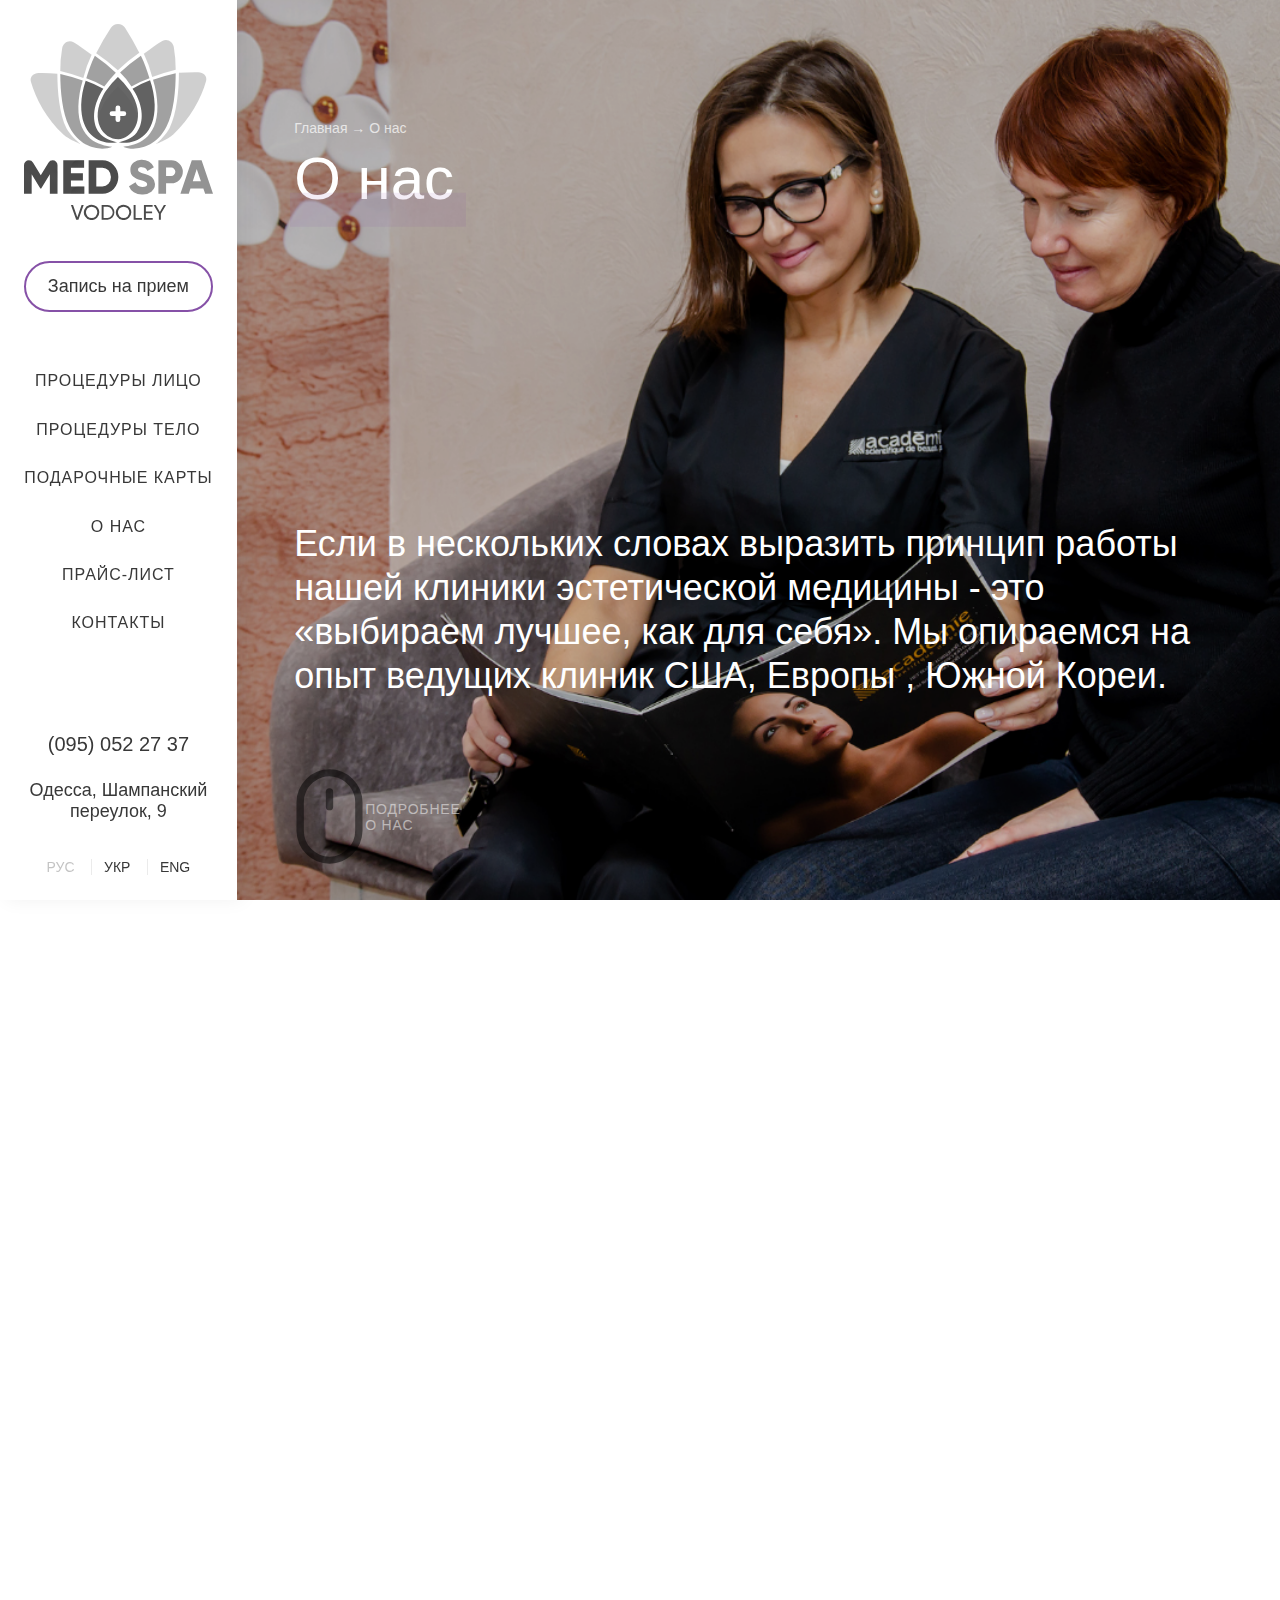
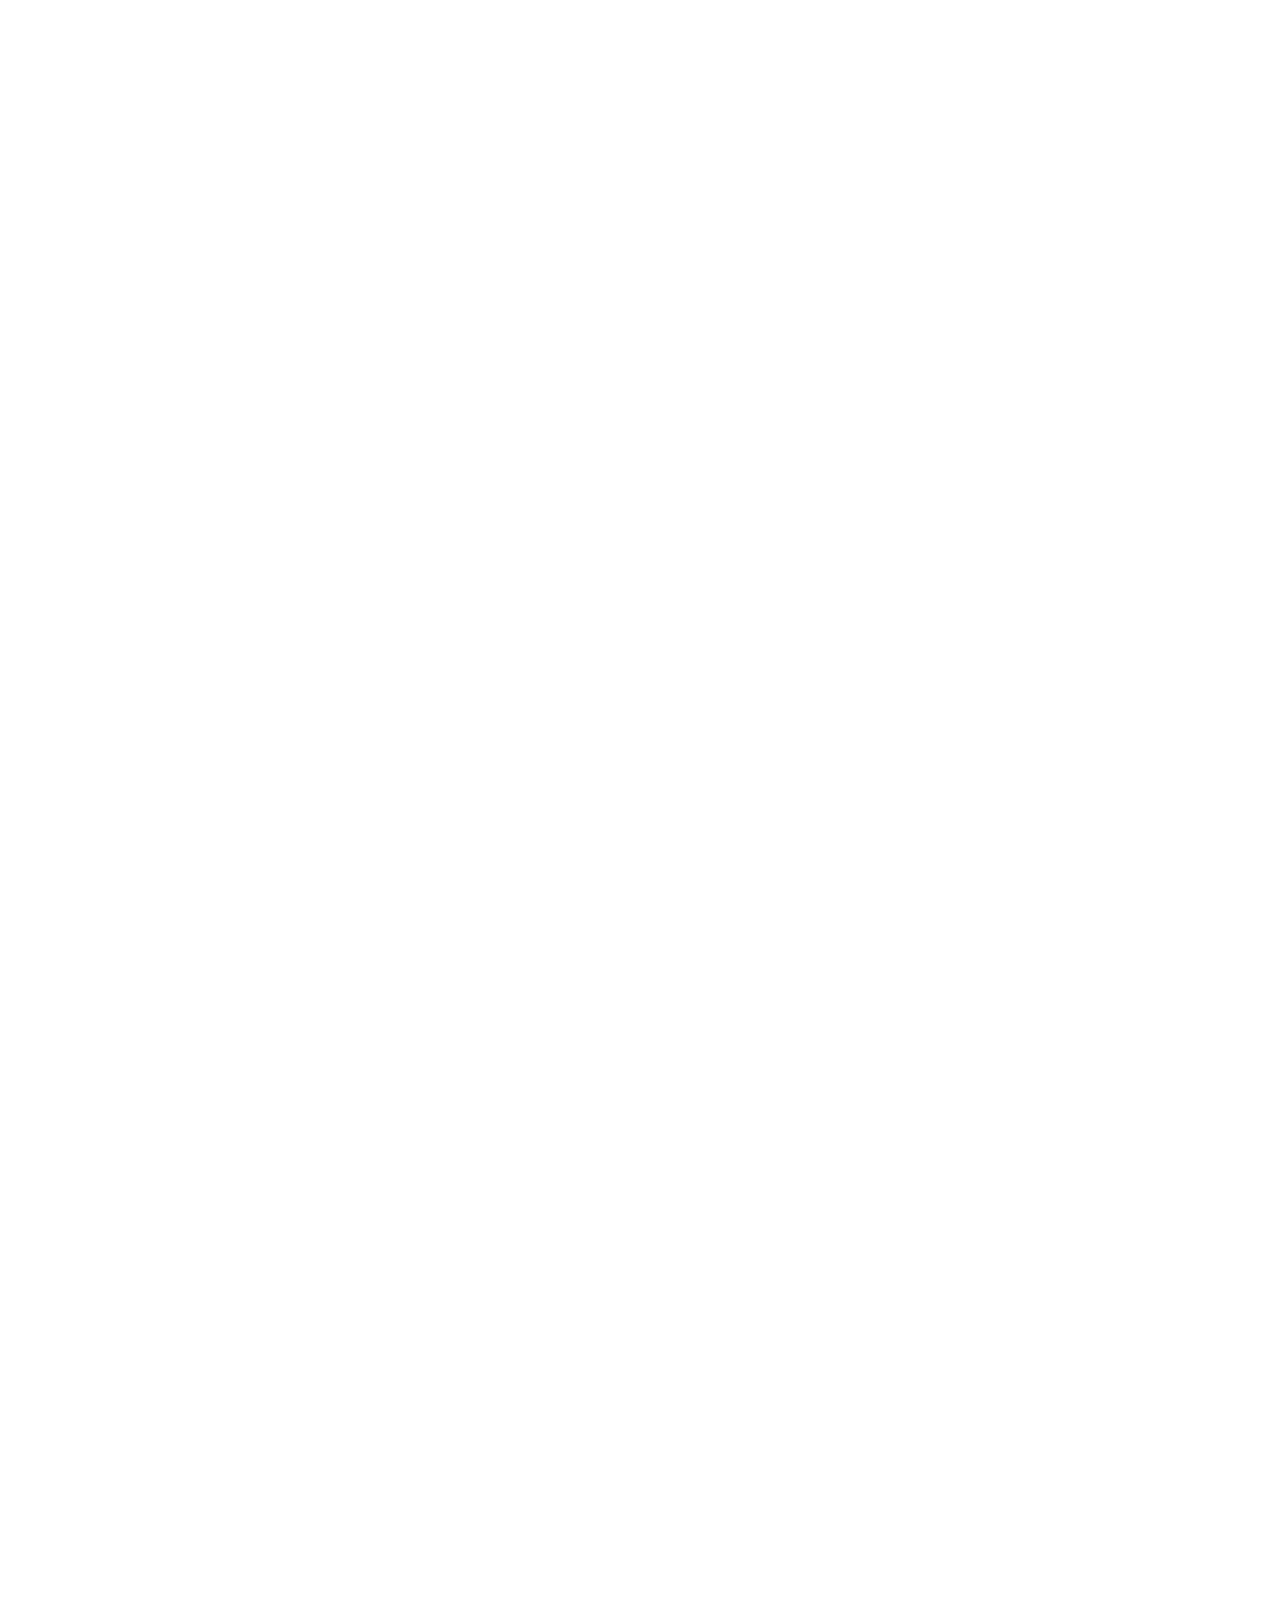
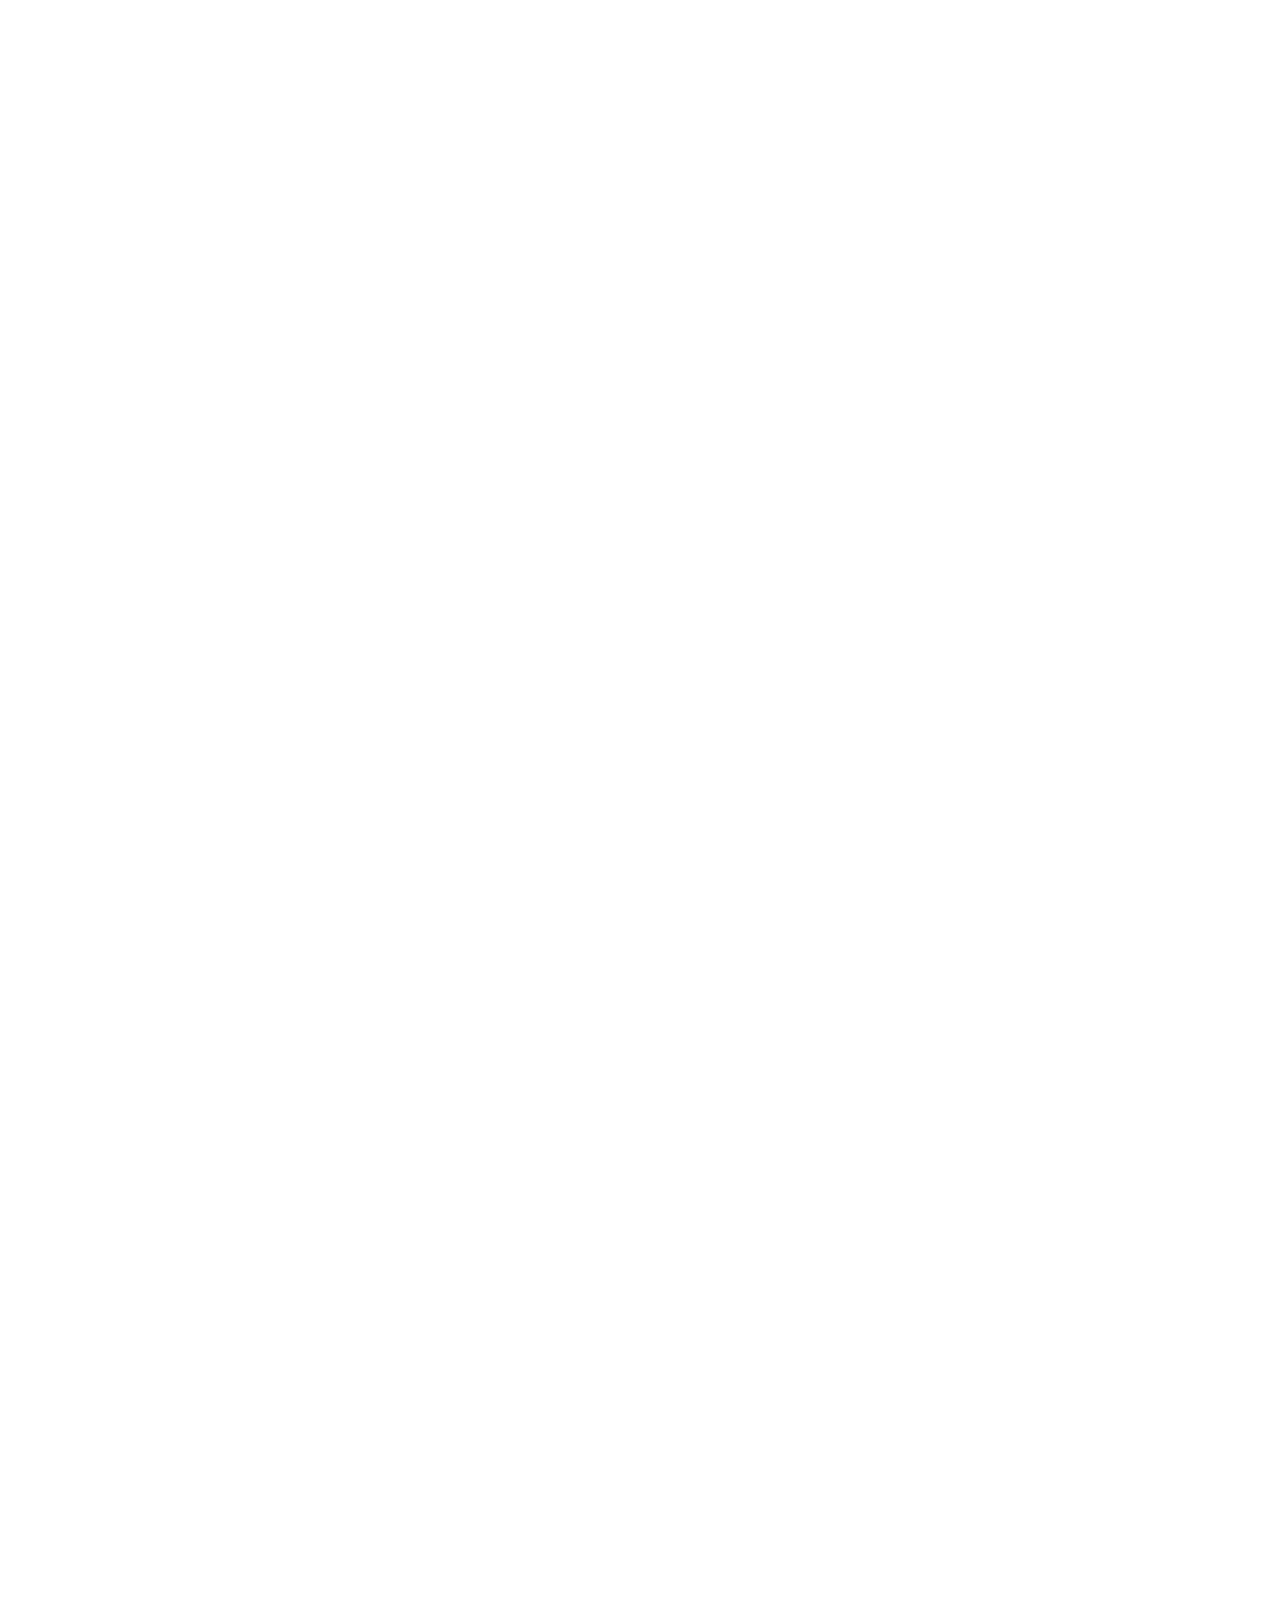
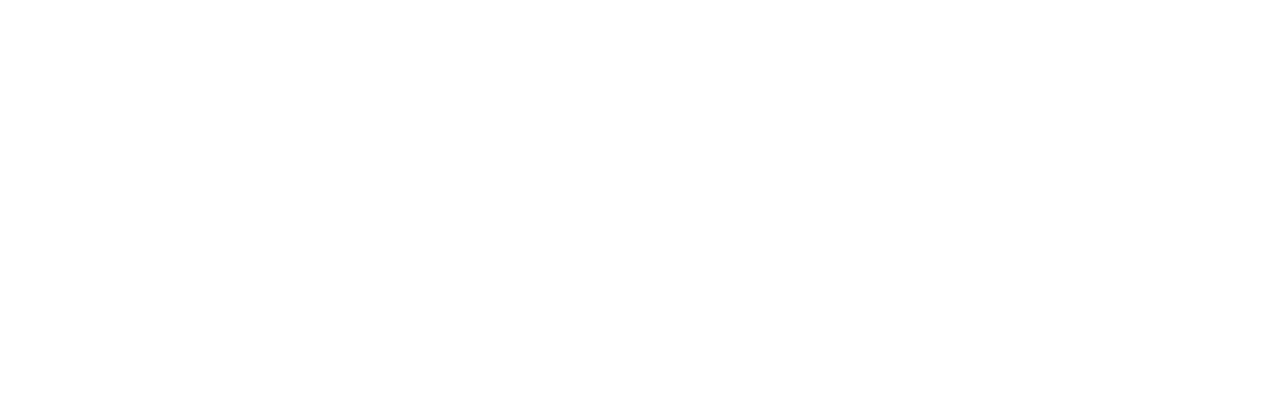
<file: html/page-about.html>
<!DOCTYPE html>
<html lang="en">
<head>
	<meta charset="UTF-8">
	<meta http-equiv="X-UA-Compatible" content="IE=edge">
	<meta name="viewport" content="width=device-width, initial-scale=1.0">
	<link rel="stylesheet" href="https://pro.fontawesome.com/releases/v5.10.0/css/all.css" integrity="sha384-AYmEC3Yw5cVb3ZcuHtOA93w35dYTsvhLPVnYs9eStHfGJvOvKxVfELGroGkvsg+p" crossorigin="anonymous"/>
	<link rel="stylesheet" href="../fonts/stylesheet.css">
	<link rel="stylesheet" href="../js/libs/lightbox/css/lightbox.css">
	<link rel="stylesheet" href="../css/main.css">
	<title>page-about</title>
</head>
<body>

	<div id="overlay"></div>

	<div class="modalForm">
		Form here
		<button class="closeForm">
			<img src="../img/cross.svg" alt="cross" class="img-svg">
		</button>
	</div>

	<div class="modalVideo">
		Video here
		<button class="closeVideo">
			<img src="../img/cross.svg" alt="cross" class="img-svg">
		</button>
	</div>

	<!-- header start -->
	<header>
		<div class="wrapper">
			<a href="#" class="logo">
				<img src="../img/logo_multicolored.svg" alt="logo" class="img-svg native">
			</a>
			<div class="buttons">
				<button>
					<img src="../img/icon_telegram.svg" alt="icon_telegram" class="img-svg">
				</button>
				<button>
					<img src="../img/icon_phone.svg" alt="icon_phone" class="img-svg">
				</button>
				<button class="openHambMenu active">
					<img src="../img/hamburger.svg" alt="hamburger" class="img-svg">
				</button>
				<button class="closeHambMenu">
					<img src="../img/cross.svg" alt="cross" class="img-svg">
				</button>
			</div>
		</div>
	</header>

	<div class="hambMenu">
		<div class="aside_contacts">
			<div class="phone">
				<a href="tel:">
					<i class="fab fa-telegram-plane"></i>
					(095) 052 27 37
					<i class="fas fa-chevron-down"></i>
				</a>
				<ul>
					<li><a href="tel:">(095) 052 27 37</a></li>
					<li><a href="tel:">(095) 052 27 37</a></li>
				</ul>
			</div>
			<ul class="languages">
				<li class="current">
					<a href="#">Рус</a>
				</li>
				<li>
					<a href="#">Укр</a>
				</li>
				<li>
					<a href="#">Eng</a>
				</li>
			</ul>
		</div>

		<nav>
			<li class="mainItem">
				<h4>
					Процедуры лицо
					<i class="fas fa-chevron-down"></i>
				</h4>
				<ul class="submenu">
					<li><a href="#">SMAS лифтинг Ultraformer</a></li>
					<li><a href="#">Всезенонная лазерная шлифовка LaseMD</a></li>
					<li><a href="#">Вакуумный гидропилинг Aquapure</a></li>
					<li><a href="#">Фотоомоложение Lumenis M22</a></li>
					<li><a href="#">Лазерное омоложение LaseMD</a></li>
					<li><a href="#">Аквапилинг Aquapure</a></li>
					<li><a href="#">Инъекции красоты</a></li>
				</ul>
			</li>
			<li class="mainItem">
				<h4>Процедуры лицо
					<i class="fas fa-chevron-down"></i>
				</h4>
				<ul class="submenu">
					<li><a href="#">SMAS лифтинг Ultraformer</a></li>
					<li><a href="#">Всезенонная лазерная шлифовка LaseMD</a></li>
					<li><a href="#">Вакуумный гидропилинг Aquapure</a></li>
					<li><a href="#">Фотоомоложение Lumenis M22</a></li>
					<li><a href="#">Лазерное омоложение LaseMD</a></li>
					<li><a href="#">Аквапилинг Aquapure</a></li>
					<li><a href="#">Инъекции красоты</a></li>
				</ul>
			</li>
			<li class="mainItem">
				<h4>Процедуры лицо
					<i class="fas fa-chevron-down"></i>
				</h4>
				<ul class="submenu">
					<li><a href="#">SMAS лифтинг Ultraformer</a></li>
					<li><a href="#">Всезенонная лазерная шлифовка LaseMD</a></li>
					<li><a href="#">Вакуумный гидропилинг Aquapure</a></li>
					<li><a href="#">Фотоомоложение Lumenis M22</a></li>
					<li><a href="#">Лазерное омоложение LaseMD</a></li>
					<li><a href="#">Аквапилинг Aquapure</a></li>
					<li><a href="#">Инъекции красоты</a></li>
				</ul>
			</li>
			<li class="mainItem">
				<h4>Процедуры лицо
					<i class="fas fa-chevron-down"></i>
				</h4>
				<ul class="submenu">
					<li><a href="#">SMAS лифтинг Ultraformer</a></li>
					<li><a href="#">Всезенонная лазерная шлифовка LaseMD</a></li>
					<li><a href="#">Вакуумный гидропилинг Aquapure</a></li>
					<li><a href="#">Фотоомоложение Lumenis M22</a></li>
					<li><a href="#">Лазерное омоложение LaseMD</a></li>
					<li><a href="#">Аквапилинг Aquapure</a></li>
					<li><a href="#">Инъекции красоты</a></li>
				</ul>
			</li>
			<li class="mainItem">
				<h4>Процедуры лицо
					<i class="fas fa-chevron-down"></i>
				</h4>
				<ul class="submenu">
					<li><a href="#">SMAS лифтинг Ultraformer</a></li>
					<li><a href="#">Всезенонная лазерная шлифовка LaseMD</a></li>
					<li><a href="#">Вакуумный гидропилинг Aquapure</a></li>
					<li><a href="#">Фотоомоложение Lumenis M22</a></li>
					<li><a href="#">Лазерное омоложение LaseMD</a></li>
					<li><a href="#">Аквапилинг Aquapure</a></li>
					<li><a href="#">Инъекции красоты</a></li>
				</ul>
			</li>
		</nav>

		<button class="openForm">
			Запись на прием
		</button>
	</div>
	<!-- header end -->

	<aside>
		<a href="#" class="logo">
			<img src="../img/med_spa_logo_multicolored.svg" alt="med_spa_logo" class="img-svg native">
		</a>

		<button class="openForm">
			Запись на прием
		</button>

		<nav>
			<li>Процедуры лицо</li>
			<li>Процедуры тело</li>
			<li>Подарочные карты</li>
			<li>О нас</li>
			<li>Прайс-лист</li>
			<li>Контакты</li>
		</nav>

		<div class="aside_contacts">
			<div class="phone">
				<a href="tel:">
					<i class="fab fa-telegram-plane"></i>
					(095) 052 27 37
					<i class="fas fa-chevron-down"></i>
				</a>
				<ul>
					<li><a href="tel:">(095) 052 27 37</a></li>
					<li><a href="tel:">(095) 052 27 37</a></li>
				</ul>
			</div>
			<span>
				Одесса, Шампанский переулок, 9
			</span>
			<ul class="languages">
				<li class="current">
					<a href="#">Рус</a>
				</li>
				<li>
					<a href="#">Укр</a>
				</li>
				<li>
					<a href="#">Eng</a>
				</li>
			</ul>
		</div>
	</aside>

	<div class="submenus">
		<button class="closeSubmenus">
			<img src="../img/cross.svg" alt="cross" class="img-svg">
		</button>
		<div class="submenu">
			<h2>Процедуры лицо</h2>
			<ul>
				<li><a href="">SMAS лифтинг Ultraformer</a></li>
				<li><a href="">Всезенонная лазерная шлифовка LaseMD</a></li>
				<li><a href="">Вакуумный гидропилинг Aquapure</a></li>
				<li><a href="">Фотоомоложение Lumenis M22</a></li>
				<li><a href="">Лазерное омоложение LaseMD</a></li>
				<li><a href="">Аквапилинг Aquapure</a></li>
				<li><a href="">Инъекции красоты</a></li>
			</ul>
		</div>
		<div class="submenu">
			<h2>Процедуры тело</h2>
			<ul>
				<li><a href="">SMAS лифтинг Ultraformer</a></li>
				<li><a href="">Всезенонная лазерная шлифовка LaseMD</a></li>
				<li><a href="">Вакуумный гидропилинг Aquapure</a></li>
				<li><a href="">Фотоомоложение Lumenis M22</a></li>
				<li><a href="">Лазерное омоложение LaseMD</a></li>
				<li><a href="">Аквапилинг Aquapure</a></li>
				<li><a href="">Инъекции красоты</a></li>
			</ul>
		</div>
		<div class="submenu">
			<h2>Подарочные карты</h2>
			<ul>
				<li><a href="">SMAS лифтинг Ultraformer</a></li>
				<li><a href="">Всезенонная лазерная шлифовка LaseMD</a></li>
				<li><a href="">Вакуумный гидропилинг Aquapure</a></li>
				<li><a href="">Фотоомоложение Lumenis M22</a></li>
				<li><a href="">Лазерное омоложение LaseMD</a></li>
				<li><a href="">Аквапилинг Aquapure</a></li>
				<li><a href="">Инъекции красоты</a></li>
			</ul>
		</div>
		<div class="submenu">
			<h2>О нас</h2>
			<ul>
				<li><a href="">SMAS лифтинг Ultraformer</a></li>
				<li><a href="">Всезенонная лазерная шлифовка LaseMD</a></li>
				<li><a href="">Вакуумный гидропилинг Aquapure</a></li>
				<li><a href="">Фотоомоложение Lumenis M22</a></li>
				<li><a href="">Лазерное омоложение LaseMD</a></li>
				<li><a href="">Аквапилинг Aquapure</a></li>
				<li><a href="">Инъекции красоты</a></li>
			</ul>
		</div>
		<div class="submenu">
			<h2>Прайс-лист</h2>
			<ul>
				<li><a href="">SMAS лифтинг Ultraformer</a></li>
				<li><a href="">Всезенонная лазерная шлифовка LaseMD</a></li>
				<li><a href="">Вакуумный гидропилинг Aquapure</a></li>
				<li><a href="">Фотоомоложение Lumenis M22</a></li>
				<li><a href="">Лазерное омоложение LaseMD</a></li>
				<li><a href="">Аквапилинг Aquapure</a></li>
				<li><a href="">Инъекции красоты</a></li>
			</ul>
		</div>
		<div class="submenu">
			<h2>Контакты</h2>
			<ul>
				<li><a href="">SMAS лифтинг Ultraformer</a></li>
				<li><a href="">Всезенонная лазерная шлифовка LaseMD</a></li>
				<li><a href="">Вакуумный гидропилинг Aquapure</a></li>
				<li><a href="">Фотоомоложение Lumenis M22</a></li>
				<li><a href="">Лазерное омоложение LaseMD</a></li>
				<li><a href="">Аквапилинг Aquapure</a></li>
				<li><a href="">Инъекции красоты</a></li>
			</ul>
		</div>
	</div>

	<main>

		<section class="banner about_banner bg b-overlay">
			<img src="../img/about_banner.png" alt="banner_img" class="bannerImg">
			<div class="wrapper">

				<div class="breadcrumbs"><a href="./page-home.html">Главная</a>   →   <a href="./page-home.html">О нас</a></div>
				<h1 class="page_title">О нас</h1>

				<p>Если в нескольких словах выразить принцип работы нашей клиники эстетической медицины - это «выбираем лучшее, как для себя». Мы опираемся на опыт ведущих клиник США, Европы , Южной Кореи.</p>

				<div class="bottom">
					<a href="#services">
						<img src="../img/icon_mouse.svg" alt="icon_play" class="img-svg">
						Подробнее о нас
					</a>
				</div>
			</div>
		</section>

		<section class="text">
			<div class="wrapper">
				<p>
					На сегодняшний день мы подобрали практически всю линейку наиболее прогрессивных и популярных методов, таких как SMAS- лифтинг Ultraformer, игольчатый радиоволновой лифтинг, эрбиевое и тулиевое лазерное омоложение, ультразвуковая липосакция. Производители нашего оборудования LUTRONIC, Classys, Lumenis - входят в тройку лидеров на рынке лазерного косметологического оборудования. Но бренд в нашей индустрии это ещё не всё. Новейшие технологии находятся в надежных руках врачей с более чем 20 летним опытом работы,включавшего в себя все классические методы эстетической коррекции от СМАС лифтинга и лазерного омоложения до ботулинотерапии и коррекции объемов и овала лица с помощью филеров и нитей Аптос.
				</p>
			</div>
		</section>

		<section class="pros">
			<div class="cards">

				<a href="#" class="card bg">
					<img src="../img/pros_card (4).png" alt="">
					<div class="text">
						<img src="../img/icon_medal.svg" alt="icon_medal" class="img-svg">
						<h4>Экспертиза</h4>
						<p>Более 100 лет суммарного опыта в бьюти индустрии</p>
					</div>
				</a>
				<a href="#" class="card bg">
					<img src="../img/pros_card (3).png" alt="">
					<div class="text">
						<img src="../img/icon_trimmer.svg" alt="icon_medal" class="img-svg">
						<h4>Технологии</h4>
						<p>Применяем самые продвинутые и трендовые технологии в работе для достижения максимального результата</p>
					</div>
				</a>
				<a href="#" class="card bg">
					<img src="../img/pros_card (2).png" alt="">
					<div class="text">
						<img src="../img/icon_trimmer.svg" alt="icon_medal" class="img-svg">
						<h4>Сервис</h4>
						<p>Наши клиенты привыкли пользоваться лучшим, особенно в вопросах своего здоровья и красоты</p>
					</div>
				</a>
				<a href="#" class="card bg">
					<img src="../img/pros_card (1).png" alt="">
					<div class="text">
						<img src="../img/icon_diamond.svg" alt="icon_medal" class="img-svg">
						<h4>Результат</h4>
						<p>Более 7500 пациентов за 10 лет работы, и сотни благодарных отзывов от них</p>
					</div>
				</a>

			</div>
		</section>

		<section class="text">
			<div class="wrapper">
				<p>
					Мы всегда предлагаем пациенту современный подход комбинации методик, чтобы одна технология усиливала действие другой. Мы покупаем только новое оборудование, и только у сертифицированных представителей, соблюдая все рекомендованные ими стандарты в работе, и техническом обслуживании.
				</p>
				<p>
					Несмотря на наш огромный опыт, прежде чем предлагать новинки нашим пациентам, мы испытываем их на себе, проверяя результативность и безопасность. Наша клиника эстетической медицины предлагает вам лучшие технологии мировой индустрии красоты, выбранные очень опытными врачами и успешными женщинами, «как для себя»
				</p>
			</div>
		</section>

		<section class="photos">
			<div class="wrapper">
				<h1>Med Spa на фото</h1>
			</div>
			<div class="gallery">
				<a href="../img/gallery (1).png" data-lightbox="certificate">
					<img src="../img/gallery (1).png" alt="gallery_img">
				</a>
				<a href="../img/gallery (2).png" data-lightbox="certificate">
					<img src="../img/gallery (2).png" alt="gallery_img">
				</a>
				<a href="../img/gallery (3).png" data-lightbox="certificate">
					<img src="../img/gallery (3).png" alt="gallery_img">
				</a>
				<a href="../img/gallery (4).png" data-lightbox="certificate">
					<img src="../img/gallery (4).png" alt="gallery_img">
				</a>
				<a href="../img/gallery (5).png" data-lightbox="certificate">
					<img src="../img/gallery (5).png" alt="gallery_img">
				</a>
				<a href="../img/gallery (6).png" data-lightbox="certificate">
					<img src="../img/gallery (6).png" alt="gallery_img">
				</a>
				<a href="../img/gallery (7).png" data-lightbox="certificate">
					<img src="../img/gallery (7).png" alt="gallery_img">
				</a>
				<a href="../img/gallery (8).png" data-lightbox="certificate">
					<img src="../img/gallery (8).png" alt="gallery_img">
				</a>
			</div>
		</section>

		<section class="certs">
			<div class="wrapper">
				<h1>Лицензии и сертификаты</h1>
				<div class="cards">

					<a href="#" class="card bg">
						<img src="../img/icon_image.svg" alt="icon_image" class="img-svg">
						<h2>Медицинская лицензия</h2>
						<span>от 05.04.2018 р. №622 Vodoley Spa</span>
					</a>
					<a href="#" class="card bg">
						<img src="../img/icon_image.svg" alt="icon_image" class="img-svg">
						<h2>Выписка с госреестра</h2>
					</a>

				</div>
			</div>
		</section>

		<section class="program bg" style="background-image: url(../img/program.png);">
			<div class="wrapper">
				<h2>
					<strong>Задайте вопрос</strong><br>
					<strong>специалисту</strong>
				</h2>
				<p>
					Оставьте номер телефона,<br>
					и мы вам перезвоним
				</p>
				<form>(form here)</form>
			</div>
		</section>

		<!-- footer start -->
		<footer>
			<div class="wrapper">

				<nav>

					<div class="footer_block contact_info">
						<h4>
							Контакты
						</h4>
						<ul class="contacts">
							<li>Одесса, Шампанский переулок, 9</li>
							<li>
								<a href="tel:">+38 048 728 07 88</a>
								<span>Ресепшн</span>
							</li>
							<li>
								<a href="tel:">+38 095 052 27 37</a>
							</li>
							<li>
								<a href="tel:">+38 048 772 00 52</a>
							</li>
							<li>
								<a href="mailto:medspaod@gmail.com">medspaod@gmail.com</a>
							</li>
							<li class="socials">
								<a href="#">
									<img src="../img/icon_telegram.svg" alt="icon_telegram" class="img-svg">
								</a>
								<a href="#">
									<img src="../img/icon_facebook.svg" alt="icon_facebook" class="img-svg">
								</a>
								<a href="#">
									<img src="../img/icon_instagram.svg" alt="icon_instagram" class="img-svg">
								</a>
								<a href="#">
									<img src="../img/icon_youtube.svg" alt="icon_youtube" class="img-svg">
								</a>
							</li>
						</ul>
					</div>

					<div class="footer_block">
						<h4>
							Уход за лицом
							<i class="fas fa-chevron-down"></i>
						</h4>
						<ul>
							<li><a href="">SMAS лифтинг Ultraformer</a></li>
							<li><a href="">Всезенонная лазерная шлифовка LaseMD</a></li>
							<li><a href="">Вакуумный гидропилинг Aquapure</a></li>
							<li><a href="">Фотоомоложение Lumenis M22</a></li>
							<li><a href="">Лазерное омоложение LaseMD</a></li>
							<li><a href="">Аквапилинг Aquapure</a></li>
							<li><a href="">Инъекции красоты</a></li>
						</ul>
					</div>

					<div class="footer_block">
						<h4>
							Уход за телом
							<i class="fas fa-chevron-down"></i>
						</h4>
						<ul>
							<li><a href="">Ультразвуковая липосакция</a></li>
							<li><a href="">Ультраформер</a></li>
							<li><a href="">Игольчатый радиоволновой лифтинг Инфини Лютроник</a></li>
							<li><a href="">Лазерная эпиляция Люменис</a></li>
							<li><a href="">Коррекция и лифтинг тела Роболекс</a></li>
							<li><a href="">Массаж</a></li>
							<li><a href="">Гидромассаж</a></li>
						</ul>
					</div>

					<div class="footer_block">
						<h4>
							Компания
							<i class="fas fa-chevron-down"></i>
						</h4>
						<ul>
							<li><a href="">О нас</a></li>
							<li><a href="">Отзывы</a></li>
							<li><a href="">Команда</a></li>
							<li><a href="">Сертификаты</a></li>
							<li><a href="">Контакты</a></li>
							<li><a href="">Политика конфиденциальности</a></li>
							<li><a href="">Условия пользования сайтом</a></li>
						</ul>
					</div>

				</nav>

				<div class="copyright">
					<span>© 2021 MedSpa Vodoley</span>
					<span>Медицинская лицензия от 05.04.2018 р. №622 Vodoley Spa</span>
					<span>
						<a href="#">Разработка сайта — NextWeb</a>
					</span>
				</div>
			</div>
		</footer>
		<!-- footer end -->

	</main>
	<script src="../js/libs/jquery-3.5.1.min.js"></script>
	<script src="../js/libs/slick.min.js"></script>
	<script src="../js/libs/lightbox/js/lightbox.js"></script>
	<script src="../js/main.js"></script>

	<script>
		window.addEventListener('load', () => {
			lightbox.option({
				'albumLabel': false,
				'disableScrolling': true,
				'fadeDuration': 300,
				'imageFadeDuration': 300,
				'showImageNumberLabel': false,
				'fitImagesInViewport': true,
			});

			if (window.innerWidth <= 480) {
				$("section.photos .gallery").not(".slick-initialized").slick({
					arrows: false,
					draggable: true,
					touchThreshold: 300,
					focusOnSelect: false,
					infinite: false,
					autoplay: false,
					dots: true,
					variableWidth: true,
					vertical: false,
					verticalSwiping: false,
					slidesToShow: 1,
					slidesToScroll: 1,
				});
			}
		});
	</script>
</body>
</html>
</file>
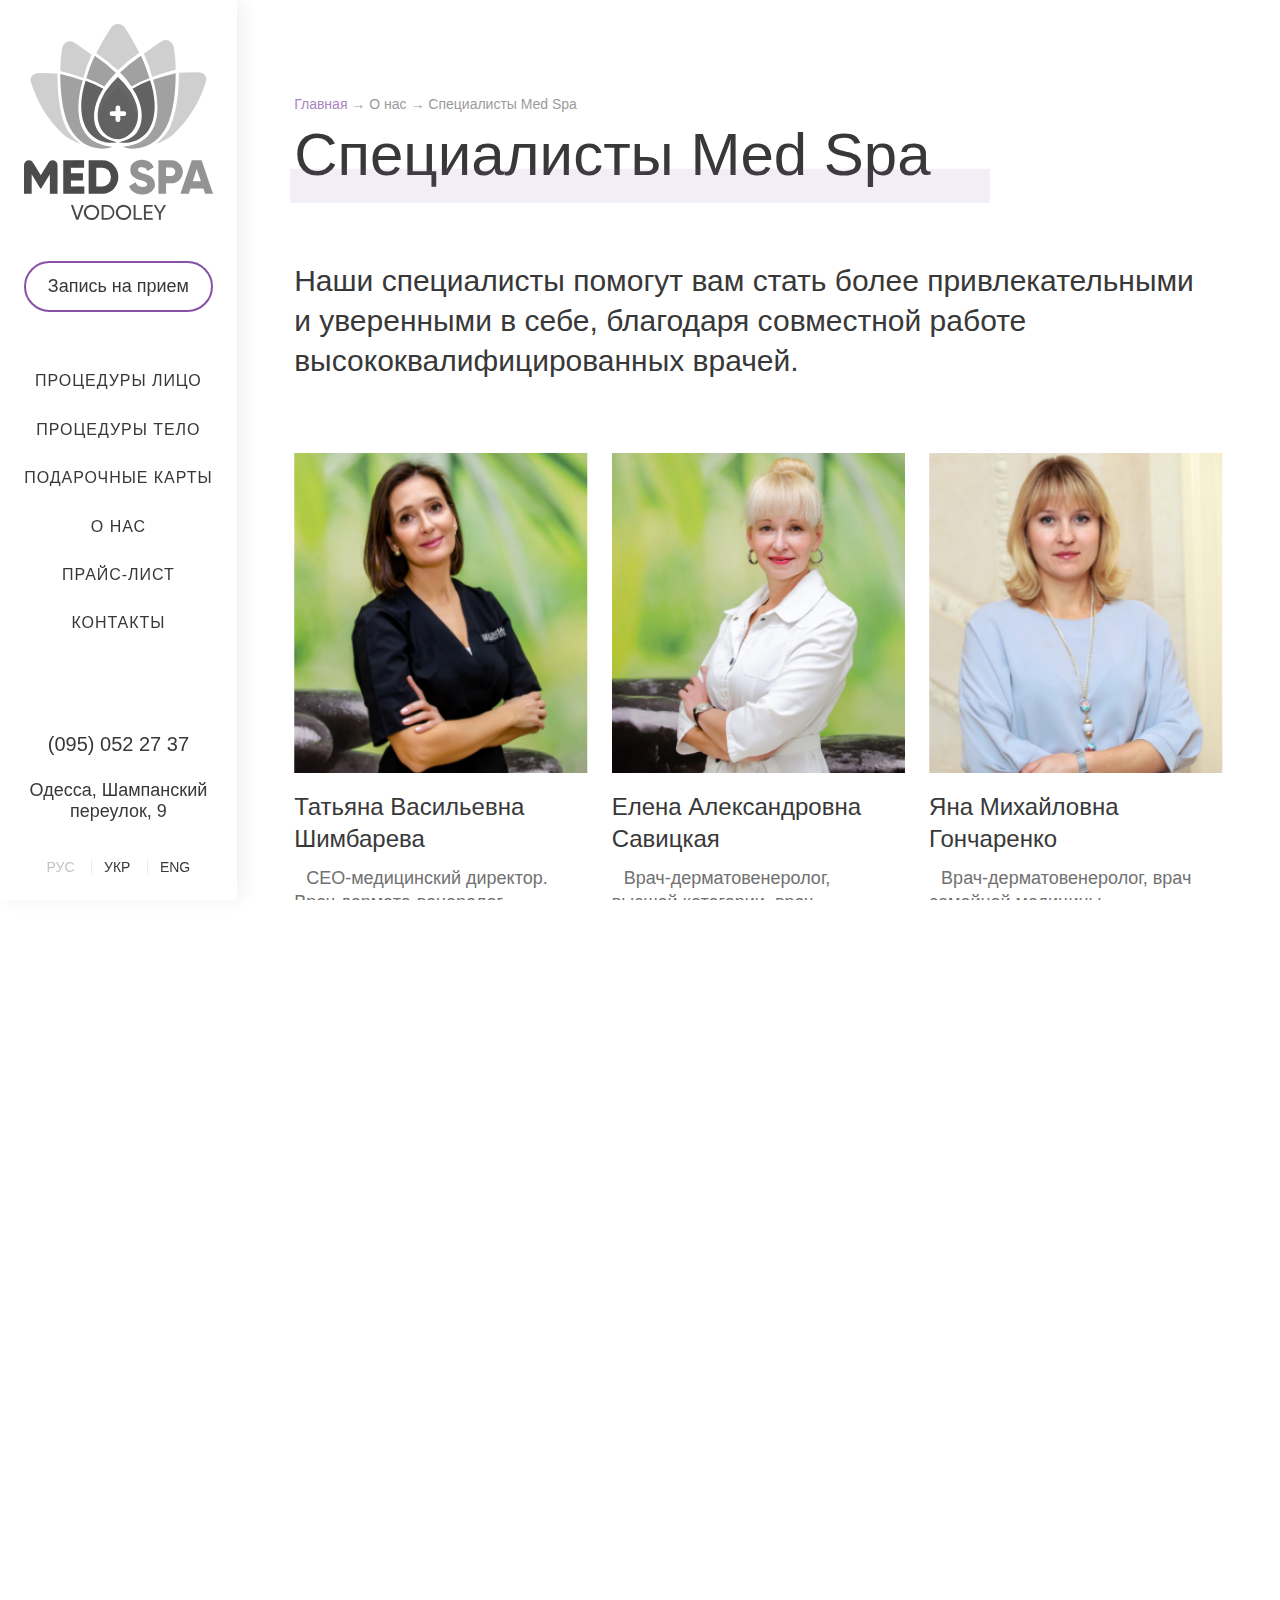
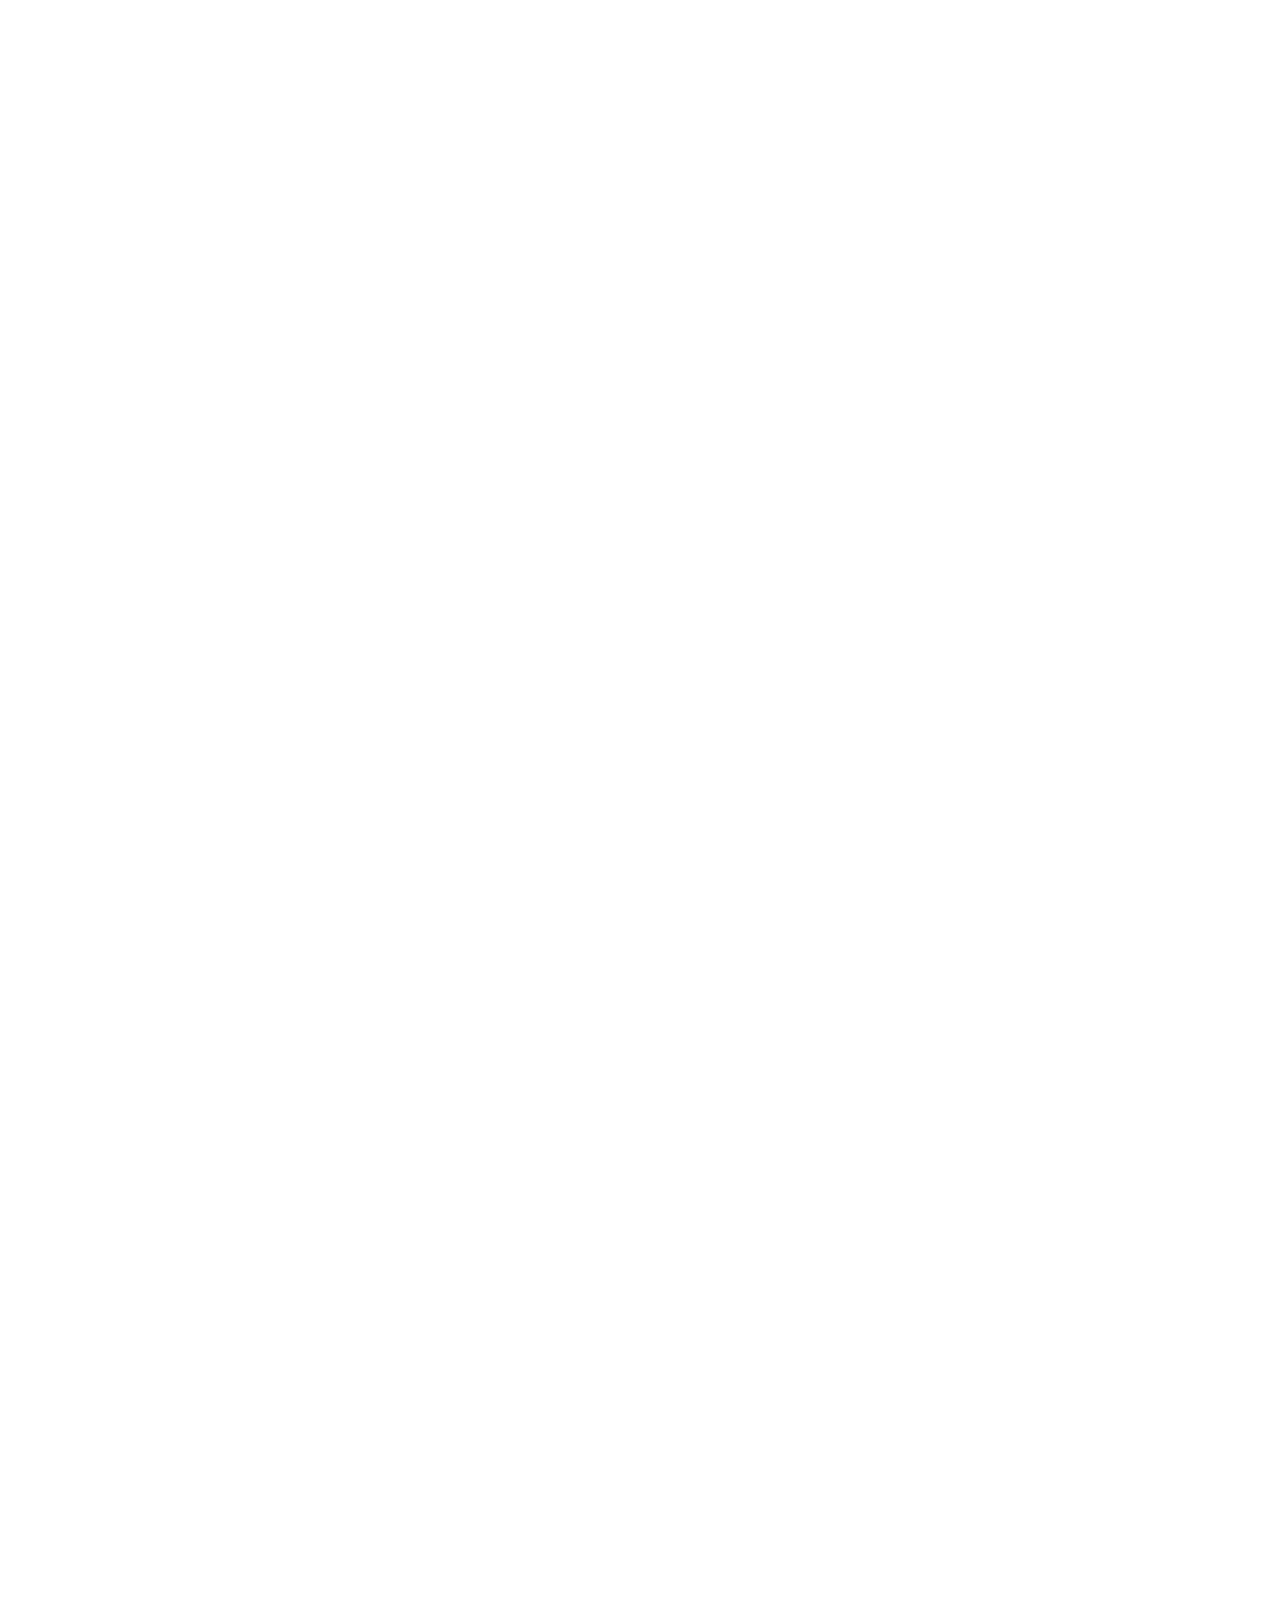
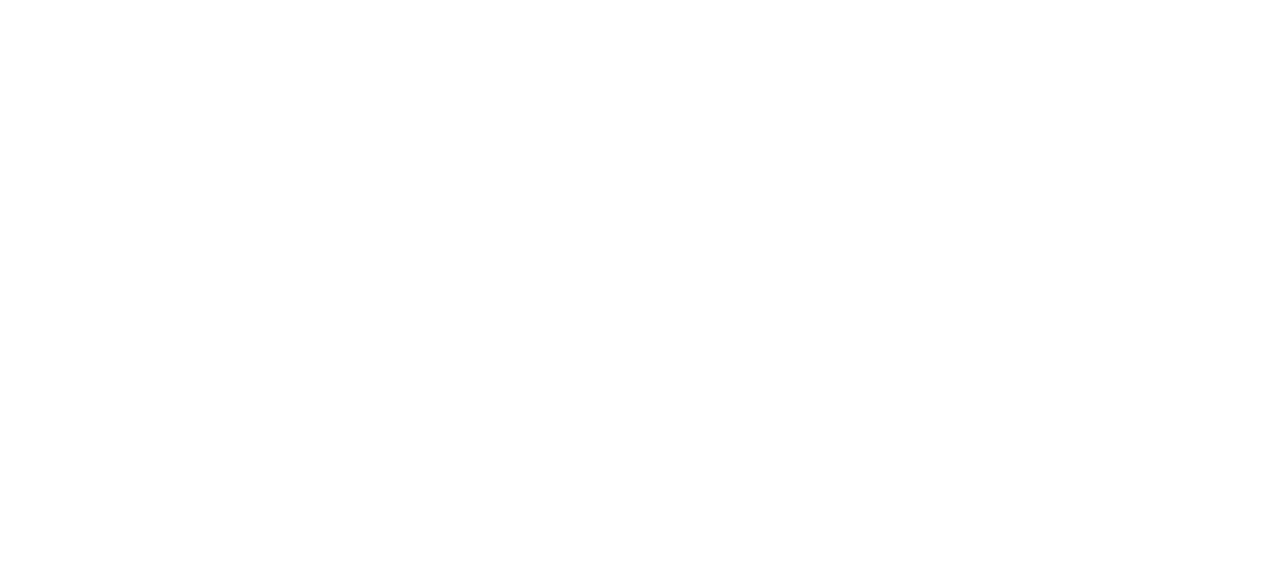
<file: html/page-workers.html>
<!DOCTYPE html>
<html lang="en">
<head>
	<meta charset="UTF-8">
	<meta http-equiv="X-UA-Compatible" content="IE=edge">
	<meta name="viewport" content="width=device-width, initial-scale=1.0">
	<link rel="stylesheet" href="https://pro.fontawesome.com/releases/v5.10.0/css/all.css" integrity="sha384-AYmEC3Yw5cVb3ZcuHtOA93w35dYTsvhLPVnYs9eStHfGJvOvKxVfELGroGkvsg+p" crossorigin="anonymous"/>
	<link rel="stylesheet" href="../fonts/stylesheet.css">
	<link rel="stylesheet" href="../css/main.css">
	<title>page-workers</title>
</head>
<body>

	<div id="overlay"></div>

	<div class="modalForm">
		Form here
		<button class="closeForm">
			<img src="../img/cross.svg" alt="cross" class="img-svg">
		</button>
	</div>

	<div class="modalVideo">
		Video here
		<button class="closeVideo">
			<img src="../img/cross.svg" alt="cross" class="img-svg">
		</button>
	</div>

	<!-- header start -->
	<header>
		<div class="wrapper">
			<a href="#" class="logo">
				<img src="../img/logo_multicolored.svg" alt="logo" class="img-svg native">
			</a>
			<div class="buttons">
				<button>
					<img src="../img/icon_telegram.svg" alt="icon_telegram" class="img-svg">
				</button>
				<button>
					<img src="../img/icon_phone.svg" alt="icon_phone" class="img-svg">
				</button>
				<button class="openHambMenu active">
					<img src="../img/hamburger.svg" alt="hamburger" class="img-svg">
				</button>
				<button class="closeHambMenu">
					<img src="../img/cross.svg" alt="cross" class="img-svg">
				</button>
			</div>
		</div>
	</header>

	<div class="hambMenu">
		<div class="aside_contacts">
			<div class="phone">
				<a href="tel:">
					<i class="fab fa-telegram-plane"></i>
					(095) 052 27 37
					<i class="fas fa-chevron-down"></i>
				</a>
				<ul>
					<li><a href="tel:">(095) 052 27 37</a></li>
					<li><a href="tel:">(095) 052 27 37</a></li>
				</ul>
			</div>
			<ul class="languages">
				<li class="current">
					<a href="#">Рус</a>
				</li>
				<li>
					<a href="#">Укр</a>
				</li>
				<li>
					<a href="#">Eng</a>
				</li>
			</ul>
		</div>

		<nav>
			<li class="mainItem">
				<h4>
					Процедуры лицо
					<i class="fas fa-chevron-down"></i>
				</h4>
				<ul class="submenu">
					<li><a href="#">SMAS лифтинг Ultraformer</a></li>
					<li><a href="#">Всезенонная лазерная шлифовка LaseMD</a></li>
					<li><a href="#">Вакуумный гидропилинг Aquapure</a></li>
					<li><a href="#">Фотоомоложение Lumenis M22</a></li>
					<li><a href="#">Лазерное омоложение LaseMD</a></li>
					<li><a href="#">Аквапилинг Aquapure</a></li>
					<li><a href="#">Инъекции красоты</a></li>
				</ul>
			</li>
			<li class="mainItem">
				<h4>Процедуры лицо
					<i class="fas fa-chevron-down"></i>
				</h4>
				<ul class="submenu">
					<li><a href="#">SMAS лифтинг Ultraformer</a></li>
					<li><a href="#">Всезенонная лазерная шлифовка LaseMD</a></li>
					<li><a href="#">Вакуумный гидропилинг Aquapure</a></li>
					<li><a href="#">Фотоомоложение Lumenis M22</a></li>
					<li><a href="#">Лазерное омоложение LaseMD</a></li>
					<li><a href="#">Аквапилинг Aquapure</a></li>
					<li><a href="#">Инъекции красоты</a></li>
				</ul>
			</li>
			<li class="mainItem">
				<h4>Процедуры лицо
					<i class="fas fa-chevron-down"></i>
				</h4>
				<ul class="submenu">
					<li><a href="#">SMAS лифтинг Ultraformer</a></li>
					<li><a href="#">Всезенонная лазерная шлифовка LaseMD</a></li>
					<li><a href="#">Вакуумный гидропилинг Aquapure</a></li>
					<li><a href="#">Фотоомоложение Lumenis M22</a></li>
					<li><a href="#">Лазерное омоложение LaseMD</a></li>
					<li><a href="#">Аквапилинг Aquapure</a></li>
					<li><a href="#">Инъекции красоты</a></li>
				</ul>
			</li>
			<li class="mainItem">
				<h4>Процедуры лицо
					<i class="fas fa-chevron-down"></i>
				</h4>
				<ul class="submenu">
					<li><a href="#">SMAS лифтинг Ultraformer</a></li>
					<li><a href="#">Всезенонная лазерная шлифовка LaseMD</a></li>
					<li><a href="#">Вакуумный гидропилинг Aquapure</a></li>
					<li><a href="#">Фотоомоложение Lumenis M22</a></li>
					<li><a href="#">Лазерное омоложение LaseMD</a></li>
					<li><a href="#">Аквапилинг Aquapure</a></li>
					<li><a href="#">Инъекции красоты</a></li>
				</ul>
			</li>
			<li class="mainItem">
				<h4>Процедуры лицо
					<i class="fas fa-chevron-down"></i>
				</h4>
				<ul class="submenu">
					<li><a href="#">SMAS лифтинг Ultraformer</a></li>
					<li><a href="#">Всезенонная лазерная шлифовка LaseMD</a></li>
					<li><a href="#">Вакуумный гидропилинг Aquapure</a></li>
					<li><a href="#">Фотоомоложение Lumenis M22</a></li>
					<li><a href="#">Лазерное омоложение LaseMD</a></li>
					<li><a href="#">Аквапилинг Aquapure</a></li>
					<li><a href="#">Инъекции красоты</a></li>
				</ul>
			</li>
		</nav>

		<button class="openForm">
			Запись на прием
		</button>
	</div>
	<!-- header end -->

	<aside>
		<a href="#" class="logo">
			<img src="../img/med_spa_logo_multicolored.svg" alt="med_spa_logo" class="img-svg native">
		</a>

		<button class="openForm">
			Запись на прием
		</button>

		<nav>
			<li>Процедуры лицо</li>
			<li>Процедуры тело</li>
			<li>Подарочные карты</li>
			<li>О нас</li>
			<li>Прайс-лист</li>
			<li>Контакты</li>
		</nav>

		<div class="aside_contacts">
			<div class="phone">
				<a href="tel:">
					<i class="fab fa-telegram-plane"></i>
					(095) 052 27 37
					<i class="fas fa-chevron-down"></i>
				</a>
				<ul>
					<li><a href="tel:">(095) 052 27 37</a></li>
					<li><a href="tel:">(095) 052 27 37</a></li>
				</ul>
			</div>
			<span>
				Одесса, Шампанский переулок, 9
			</span>
			<ul class="languages">
				<li class="current">
					<a href="#">Рус</a>
				</li>
				<li>
					<a href="#">Укр</a>
				</li>
				<li>
					<a href="#">Eng</a>
				</li>
			</ul>
		</div>
	</aside>

	<div class="submenus">
		<button class="closeSubmenus">
			<img src="../img/cross.svg" alt="cross" class="img-svg">
		</button>
		<div class="submenu">
			<h2>Процедуры лицо</h2>
			<ul>
				<li><a href="">SMAS лифтинг Ultraformer</a></li>
				<li><a href="">Всезенонная лазерная шлифовка LaseMD</a></li>
				<li><a href="">Вакуумный гидропилинг Aquapure</a></li>
				<li><a href="">Фотоомоложение Lumenis M22</a></li>
				<li><a href="">Лазерное омоложение LaseMD</a></li>
				<li><a href="">Аквапилинг Aquapure</a></li>
				<li><a href="">Инъекции красоты</a></li>
			</ul>
		</div>
		<div class="submenu">
			<h2>Процедуры тело</h2>
			<ul>
				<li><a href="">SMAS лифтинг Ultraformer</a></li>
				<li><a href="">Всезенонная лазерная шлифовка LaseMD</a></li>
				<li><a href="">Вакуумный гидропилинг Aquapure</a></li>
				<li><a href="">Фотоомоложение Lumenis M22</a></li>
				<li><a href="">Лазерное омоложение LaseMD</a></li>
				<li><a href="">Аквапилинг Aquapure</a></li>
				<li><a href="">Инъекции красоты</a></li>
			</ul>
		</div>
		<div class="submenu">
			<h2>Подарочные карты</h2>
			<ul>
				<li><a href="">SMAS лифтинг Ultraformer</a></li>
				<li><a href="">Всезенонная лазерная шлифовка LaseMD</a></li>
				<li><a href="">Вакуумный гидропилинг Aquapure</a></li>
				<li><a href="">Фотоомоложение Lumenis M22</a></li>
				<li><a href="">Лазерное омоложение LaseMD</a></li>
				<li><a href="">Аквапилинг Aquapure</a></li>
				<li><a href="">Инъекции красоты</a></li>
			</ul>
		</div>
		<div class="submenu">
			<h2>О нас</h2>
			<ul>
				<li><a href="">SMAS лифтинг Ultraformer</a></li>
				<li><a href="">Всезенонная лазерная шлифовка LaseMD</a></li>
				<li><a href="">Вакуумный гидропилинг Aquapure</a></li>
				<li><a href="">Фотоомоложение Lumenis M22</a></li>
				<li><a href="">Лазерное омоложение LaseMD</a></li>
				<li><a href="">Аквапилинг Aquapure</a></li>
				<li><a href="">Инъекции красоты</a></li>
			</ul>
		</div>
		<div class="submenu">
			<h2>Прайс-лист</h2>
			<ul>
				<li><a href="">SMAS лифтинг Ultraformer</a></li>
				<li><a href="">Всезенонная лазерная шлифовка LaseMD</a></li>
				<li><a href="">Вакуумный гидропилинг Aquapure</a></li>
				<li><a href="">Фотоомоложение Lumenis M22</a></li>
				<li><a href="">Лазерное омоложение LaseMD</a></li>
				<li><a href="">Аквапилинг Aquapure</a></li>
				<li><a href="">Инъекции красоты</a></li>
			</ul>
		</div>
		<div class="submenu">
			<h2>Контакты</h2>
			<ul>
				<li><a href="">SMAS лифтинг Ultraformer</a></li>
				<li><a href="">Всезенонная лазерная шлифовка LaseMD</a></li>
				<li><a href="">Вакуумный гидропилинг Aquapure</a></li>
				<li><a href="">Фотоомоложение Lumenis M22</a></li>
				<li><a href="">Лазерное омоложение LaseMD</a></li>
				<li><a href="">Аквапилинг Aquapure</a></li>
				<li><a href="">Инъекции красоты</a></li>
			</ul>
		</div>
	</div>

	<main>

		<section class="workers">
			<div class="wrapper">
				<div class="breadcrumbs"><a href="./page-home.html">Главная</a>   →   <a href="./page-home.html">О нас</a>   →   Специалисты Med Spa</div>
				<h1 class="page_title">Специалисты Med Spa</h1>
				<p>Наши специалисты помогут вам стать более привлекательными и уверенными в себе, благодаря совместной работе высококвалифицированных врачей.</p>
				<div class="cards">

					<div class="card">
						<div class="bg">
							<img src="../img/worker_1.png" alt="worker">
						</div>
						<h4>Татьяна Васильевна Шимбарева</h4>
						<p>
							<i class="fas fa-plus"></i>
							CEO-медицинский директор. Врач дермато-венеролог высшей категории
						</p>
					</div>
					<div class="card">
						<div class="bg">
							<img src="../img/worker_2.png" alt="worker">
						</div>
						<h4>Елена Александровна Савицкая</h4>
						<p>
							<i class="fas fa-plus"></i>
							Врач-дерматовенеролог, высшей категории, врач-трихолог
						</p>
					</div>
					<div class="card">
						<div class="bg">
							<img src="../img/worker_3.png" alt="worker">
						</div>
						<h4>Яна Михайловна Гончаренко</h4>
						<p>
							<i class="fas fa-plus"></i>
							Врач-дерматовенеролог, врач семейной медицины
						</p>
					</div>
					<div class="card">
						<div class="bg">
							<img src="../img/worker_4.png" alt="worker">
						</div>
						<h4>Кристина Брикульская</h4>
						<p>
							<i class="fas fa-plus"></i>
							Мастер LPG массажа
						</p>
					</div>
					<div class="card">
						<div class="bg">
							<img src="../img/worker_1.png" alt="worker">
						</div>
						<h4>Татьяна Васильевна Шимбарева</h4>
						<p>
							<i class="fas fa-plus"></i>
							CEO-медицинский директор. Врач дермато-венеролог высшей категории
						</p>
					</div>
					<div class="card">
						<div class="bg">
							<img src="../img/worker_2.png" alt="worker">
						</div>
						<h4>Елена Александровна Савицкая</h4>
						<p>
							<i class="fas fa-plus"></i>
							Врач-дерматовенеролог, высшей категории, врач-трихолог
						</p>
					</div>
					<div class="card">
						<div class="bg">
							<img src="../img/worker_3.png" alt="worker">
						</div>
						<h4>Яна Михайловна Гончаренко</h4>
						<p>
							<i class="fas fa-plus"></i>
							Врач-дерматовенеролог, врач семейной медицины
						</p>
					</div>
					<div class="card">
						<div class="bg">
							<img src="../img/worker_4.png" alt="worker">
						</div>
						<h4>Кристина Брикульская</h4>
						<p>
							<i class="fas fa-plus"></i>
							Мастер LPG массажа
						</p>
					</div>
					<div class="card">
						<div class="bg">
							<img src="../img/worker_1.png" alt="worker">
						</div>
						<h4>Татьяна Васильевна Шимбарева</h4>
						<p>
							<i class="fas fa-plus"></i>
							CEO-медицинский директор. Врач дермато-венеролог высшей категории
						</p>
					</div>
					<div class="card">
						<div class="bg">
							<img src="../img/worker_2.png" alt="worker">
						</div>
						<h4>Елена Александровна Савицкая</h4>
						<p>
							<i class="fas fa-plus"></i>
							Врач-дерматовенеролог, высшей категории, врач-трихолог
						</p>
					</div>
					<div class="card">
						<div class="bg">
							<img src="../img/worker_3.png" alt="worker">
						</div>
						<h4>Яна Михайловна Гончаренко</h4>
						<p>
							<i class="fas fa-plus"></i>
							Врач-дерматовенеролог, врач семейной медицины
						</p>
					</div>
					<div class="card">
						<div class="bg">
							<img src="../img/worker_4.png" alt="worker">
						</div>
						<h4>Кристина Брикульская</h4>
						<p>
							<i class="fas fa-plus"></i>
							Мастер LPG массажа
						</p>
					</div>
					<div class="card">
						<div class="bg">
							<img src="../img/worker_3.png" alt="worker">
						</div>
						<h4>Яна Михайловна Гончаренко</h4>
						<p>
							<i class="fas fa-plus"></i>
							Врач-дерматовенеролог, врач семейной медицины
						</p>
					</div>
					<div class="card">
						<div class="bg">
							<img src="../img/worker_4.png" alt="worker">
						</div>
						<h4>Кристина Брикульская</h4>
						<p>
							<i class="fas fa-plus"></i>
							Мастер LPG массажа
						</p>
					</div>

				</div>
			</div>
		</section>

		<!-- footer start -->
		<footer>
			<div class="wrapper">

				<nav>

					<div class="footer_block contact_info">
						<h4>
							Контакты
						</h4>
						<ul class="contacts">
							<li>Одесса, Шампанский переулок, 9</li>
							<li>
								<a href="tel:">+38 048 728 07 88</a>
								<span>Ресепшн</span>
							</li>
							<li>
								<a href="tel:">+38 095 052 27 37</a>
							</li>
							<li>
								<a href="tel:">+38 048 772 00 52</a>
							</li>
							<li>
								<a href="mailto:medspaod@gmail.com">medspaod@gmail.com</a>
							</li>
							<li class="socials">
								<a href="#">
									<img src="../img/icon_telegram.svg" alt="icon_telegram" class="img-svg">
								</a>
								<a href="#">
									<img src="../img/icon_facebook.svg" alt="icon_facebook" class="img-svg">
								</a>
								<a href="#">
									<img src="../img/icon_instagram.svg" alt="icon_instagram" class="img-svg">
								</a>
								<a href="#">
									<img src="../img/icon_youtube.svg" alt="icon_youtube" class="img-svg">
								</a>
							</li>
						</ul>
					</div>

					<div class="footer_block">
						<h4>
							Уход за лицом
							<i class="fas fa-chevron-down"></i>
						</h4>
						<ul>
							<li><a href="">SMAS лифтинг Ultraformer</a></li>
							<li><a href="">Всезенонная лазерная шлифовка LaseMD</a></li>
							<li><a href="">Вакуумный гидропилинг Aquapure</a></li>
							<li><a href="">Фотоомоложение Lumenis M22</a></li>
							<li><a href="">Лазерное омоложение LaseMD</a></li>
							<li><a href="">Аквапилинг Aquapure</a></li>
							<li><a href="">Инъекции красоты</a></li>
						</ul>
					</div>

					<div class="footer_block">
						<h4>
							Уход за телом
							<i class="fas fa-chevron-down"></i>
						</h4>
						<ul>
							<li><a href="">Ультразвуковая липосакция</a></li>
							<li><a href="">Ультраформер</a></li>
							<li><a href="">Игольчатый радиоволновой лифтинг Инфини Лютроник</a></li>
							<li><a href="">Лазерная эпиляция Люменис</a></li>
							<li><a href="">Коррекция и лифтинг тела Роболекс</a></li>
							<li><a href="">Массаж</a></li>
							<li><a href="">Гидромассаж</a></li>
						</ul>
					</div>

					<div class="footer_block">
						<h4>
							Компания
							<i class="fas fa-chevron-down"></i>
						</h4>
						<ul>
							<li><a href="">О нас</a></li>
							<li><a href="">Отзывы</a></li>
							<li><a href="">Команда</a></li>
							<li><a href="">Сертификаты</a></li>
							<li><a href="">Контакты</a></li>
							<li><a href="">Политика конфиденциальности</a></li>
							<li><a href="">Условия пользования сайтом</a></li>
						</ul>
					</div>

				</nav>

				<div class="copyright">
					<span>© 2021 MedSpa Vodoley</span>
					<span>Медицинская лицензия от 05.04.2018 р. №622 Vodoley Spa</span>
					<span>
						<a href="#">Разработка сайта — NextWeb</a>
					</span>
				</div>
			</div>
		</footer>
		<!-- footer end -->

	</main>
	<script src="../js/libs/jquery-3.5.1.min.js"></script>
	<script src="../js/libs/slick.min.js"></script>
	<script src="../js/main.js"></script>

	<script>
		window.addEventListener('load', () => {
		});
	</script>
</body>
</html>
</file>
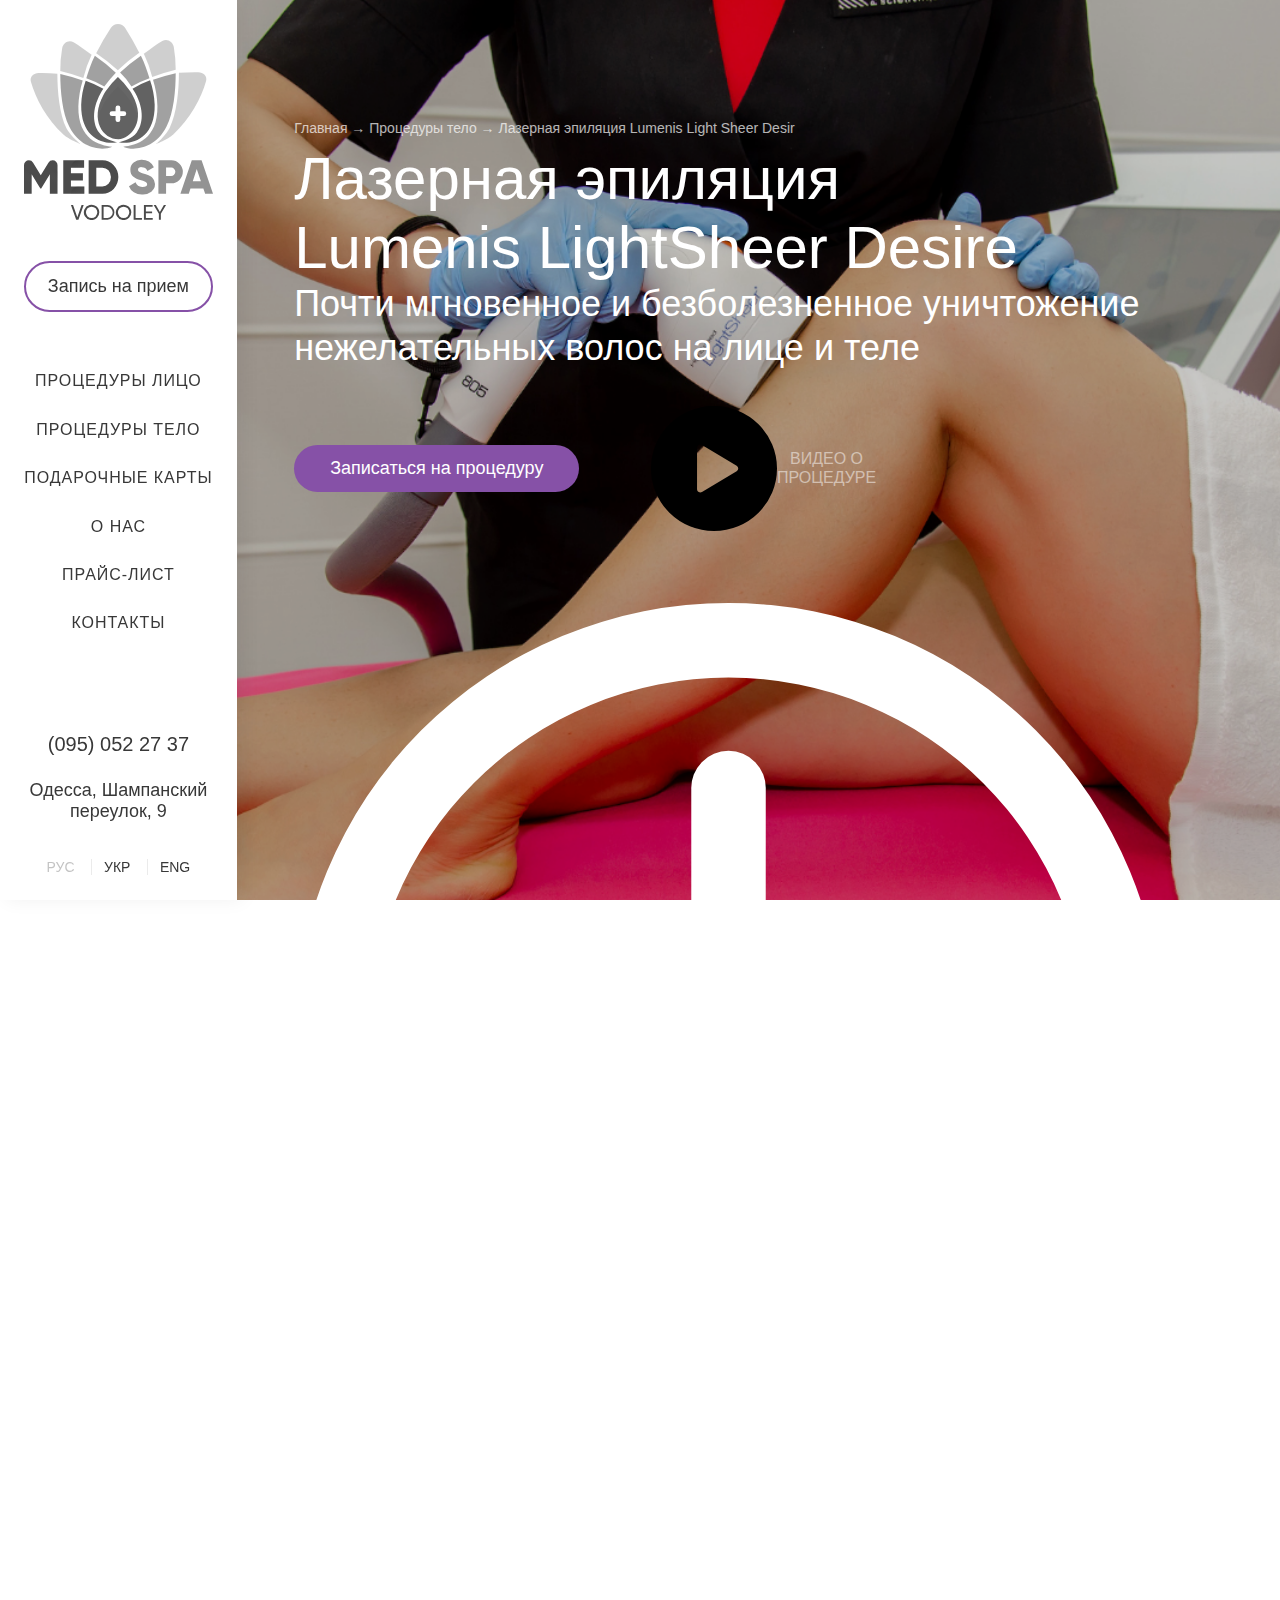
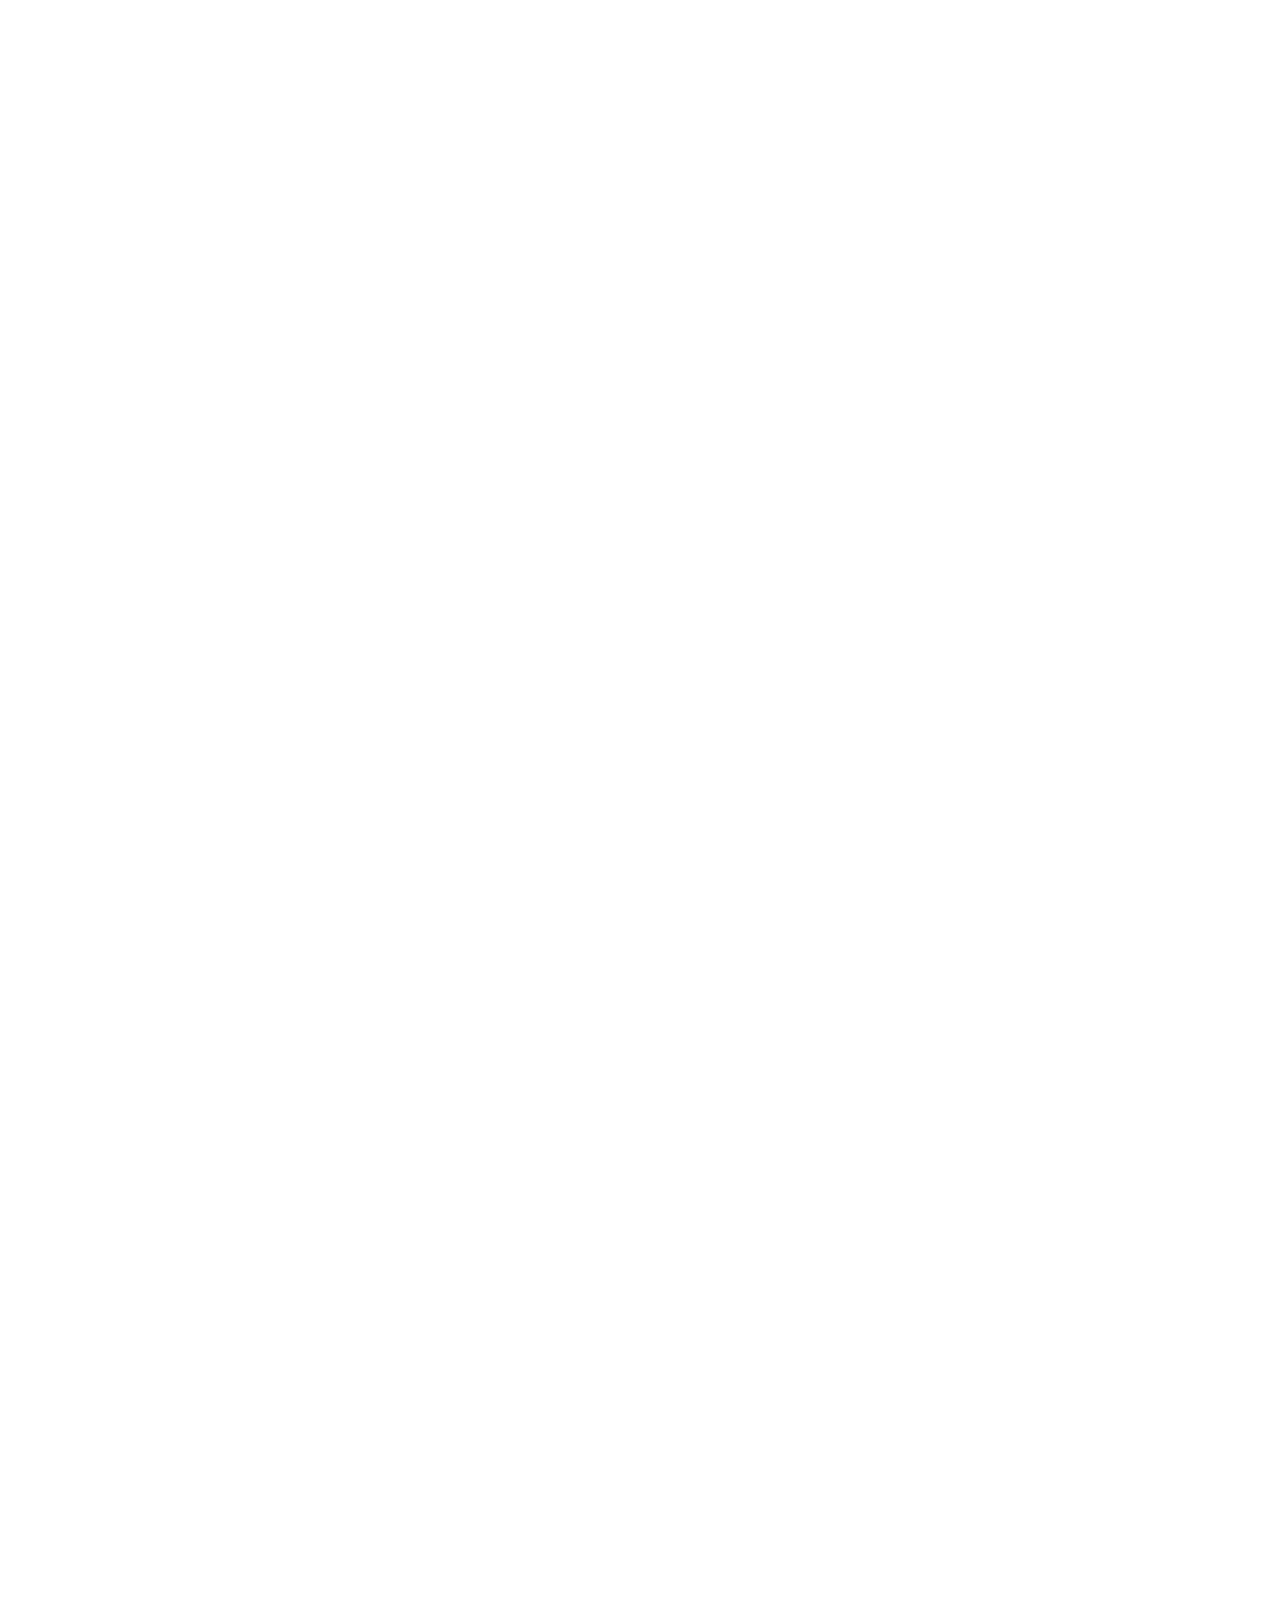
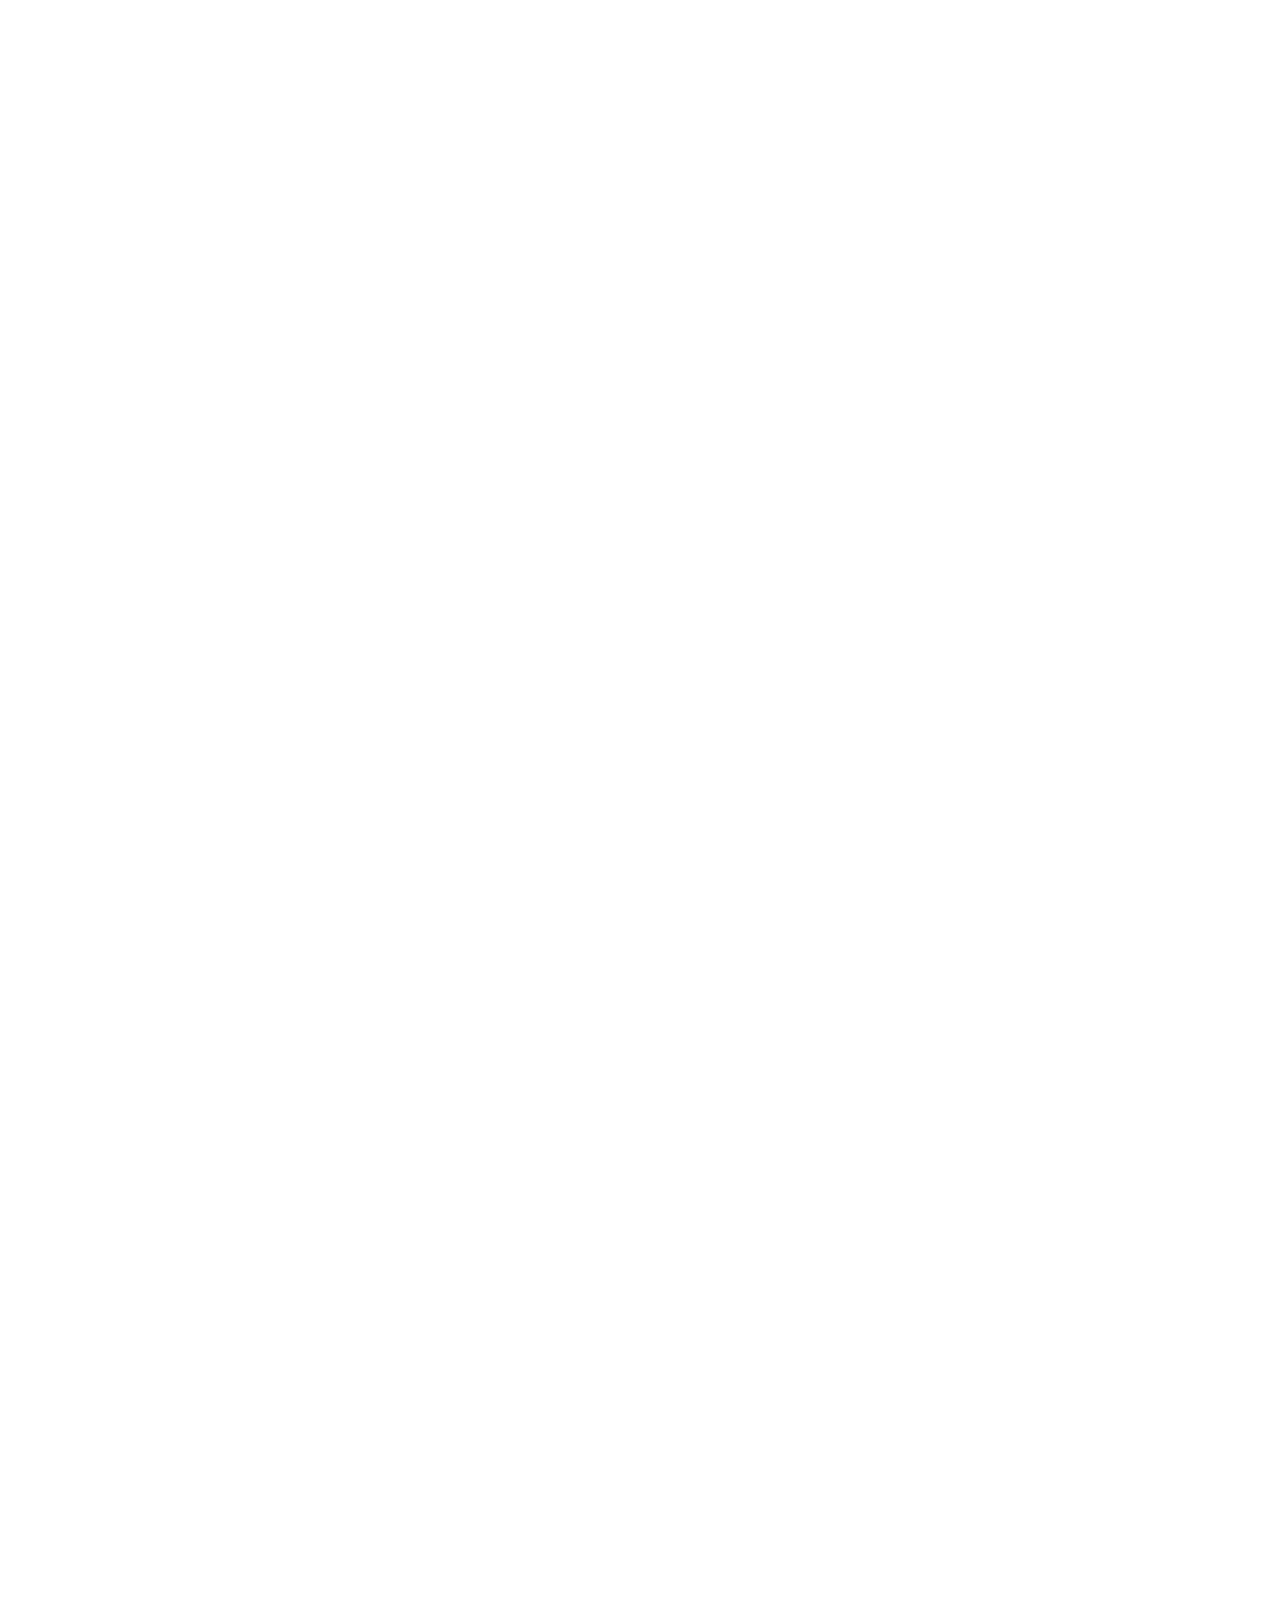
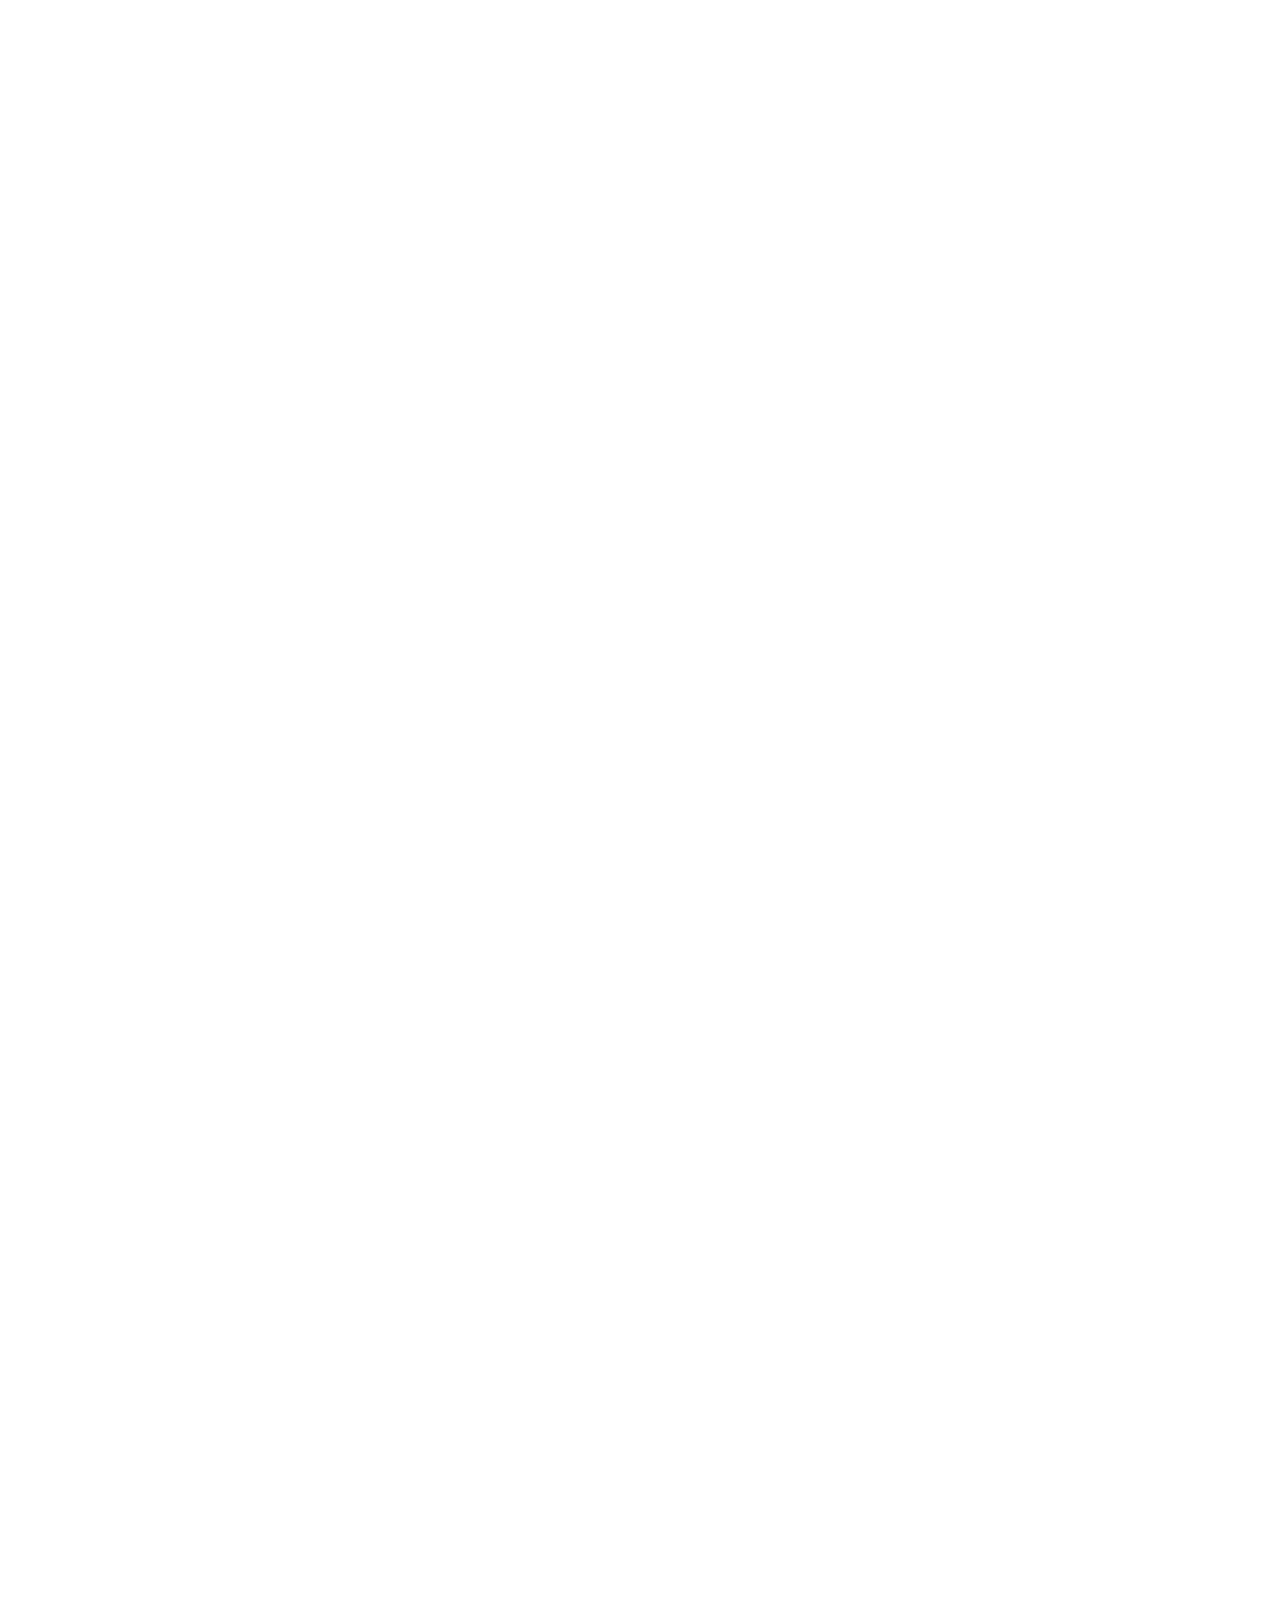
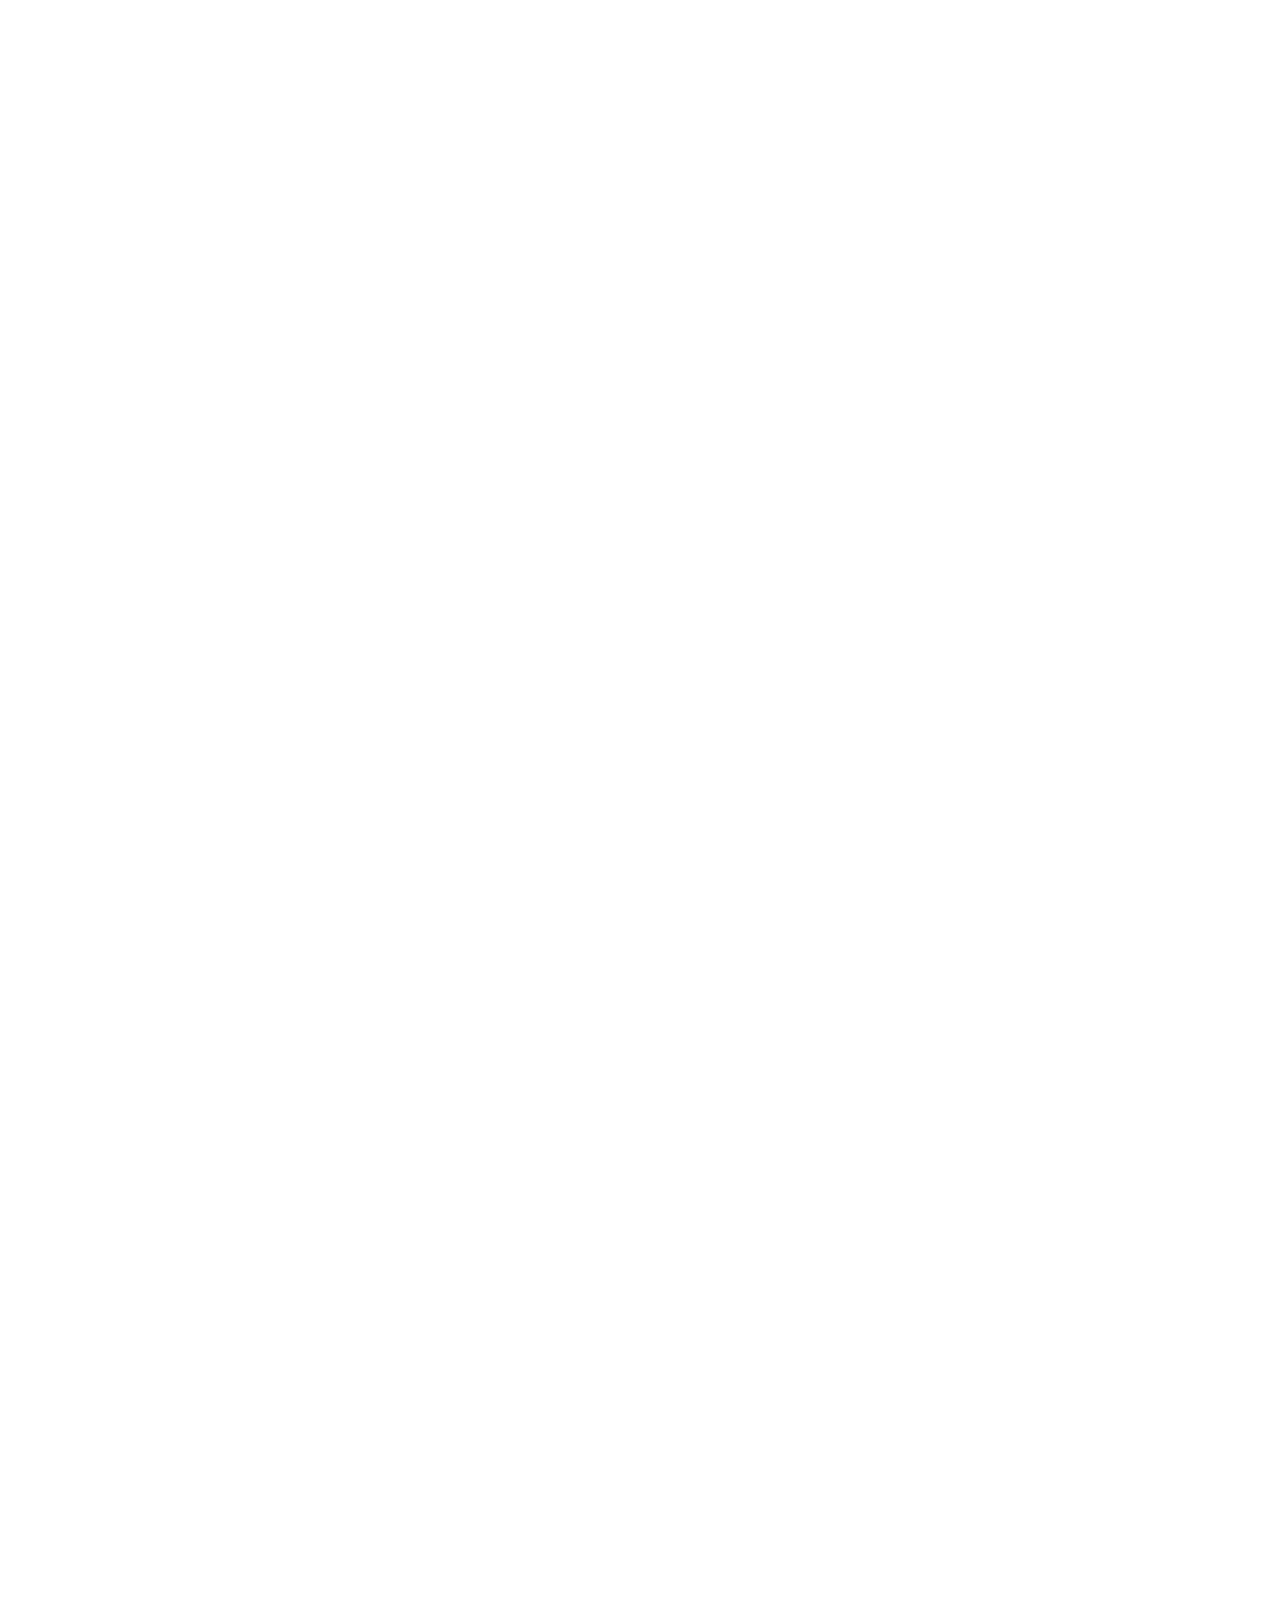
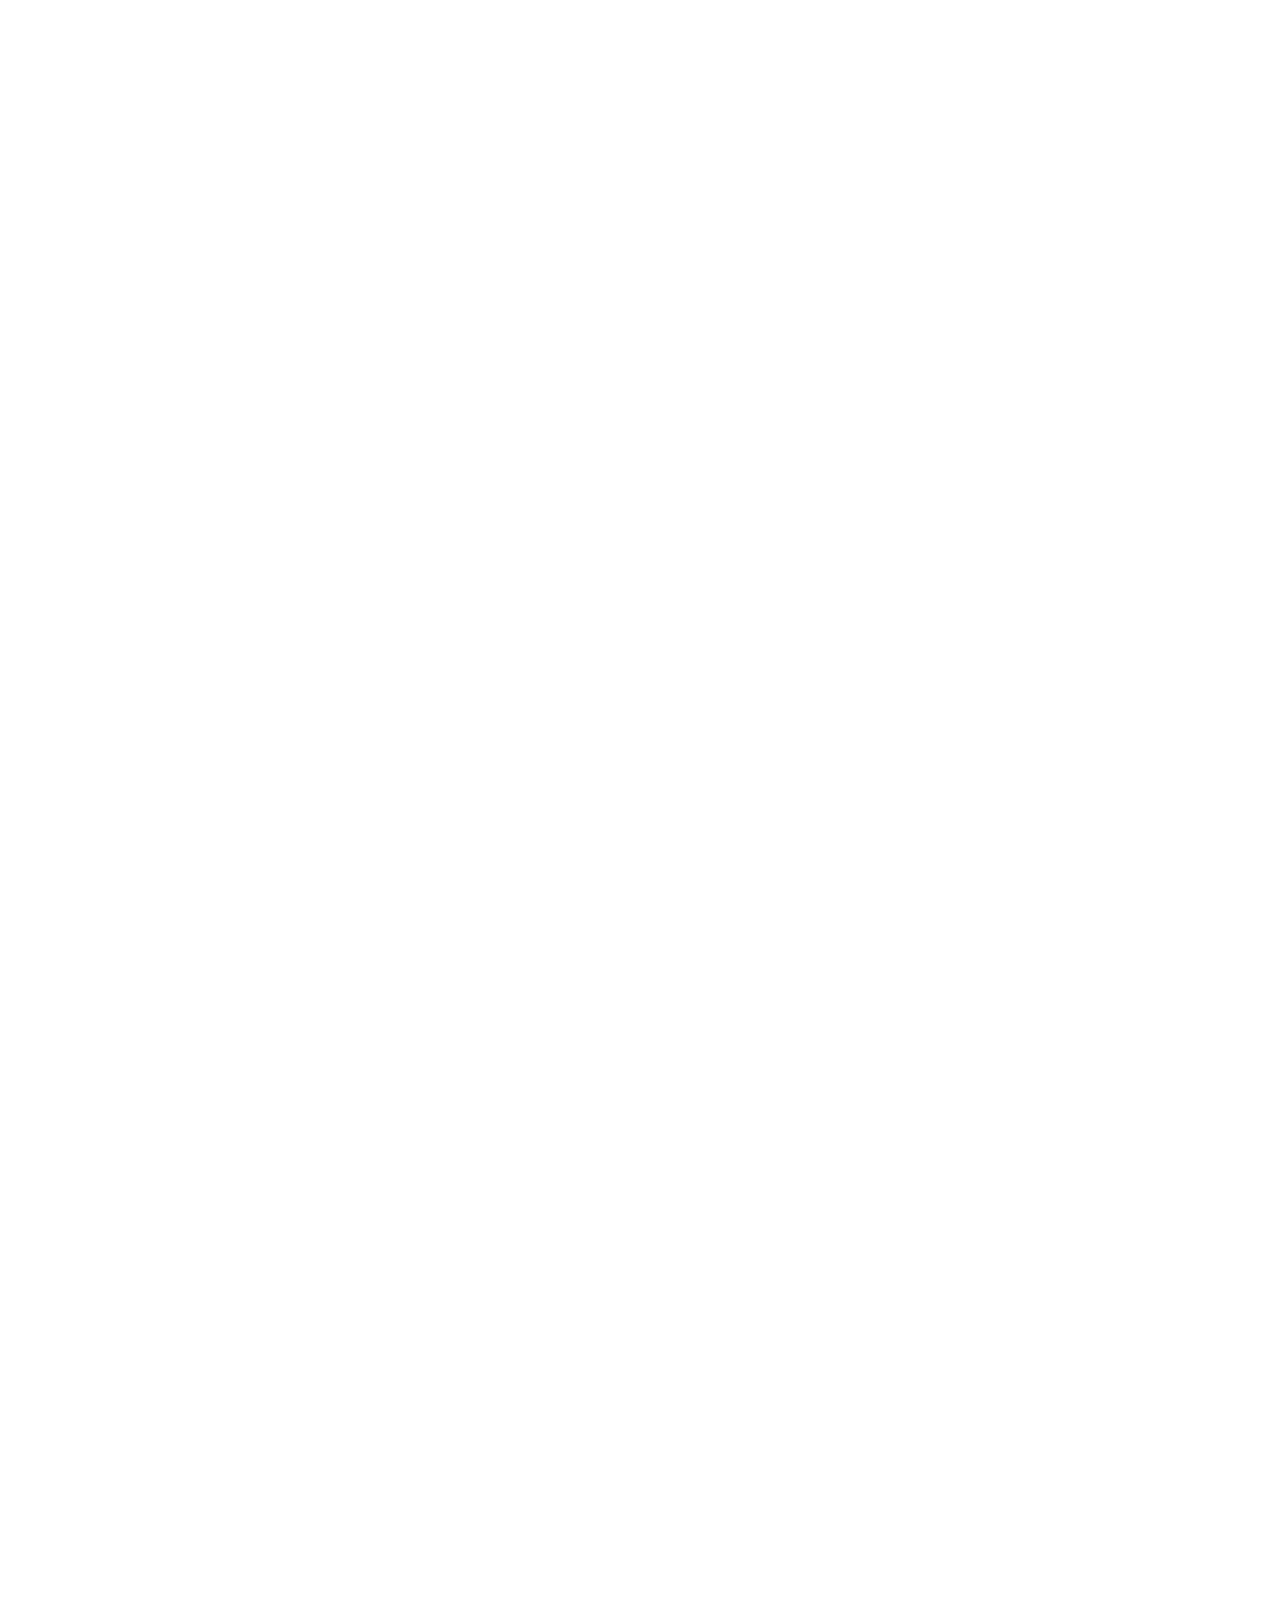
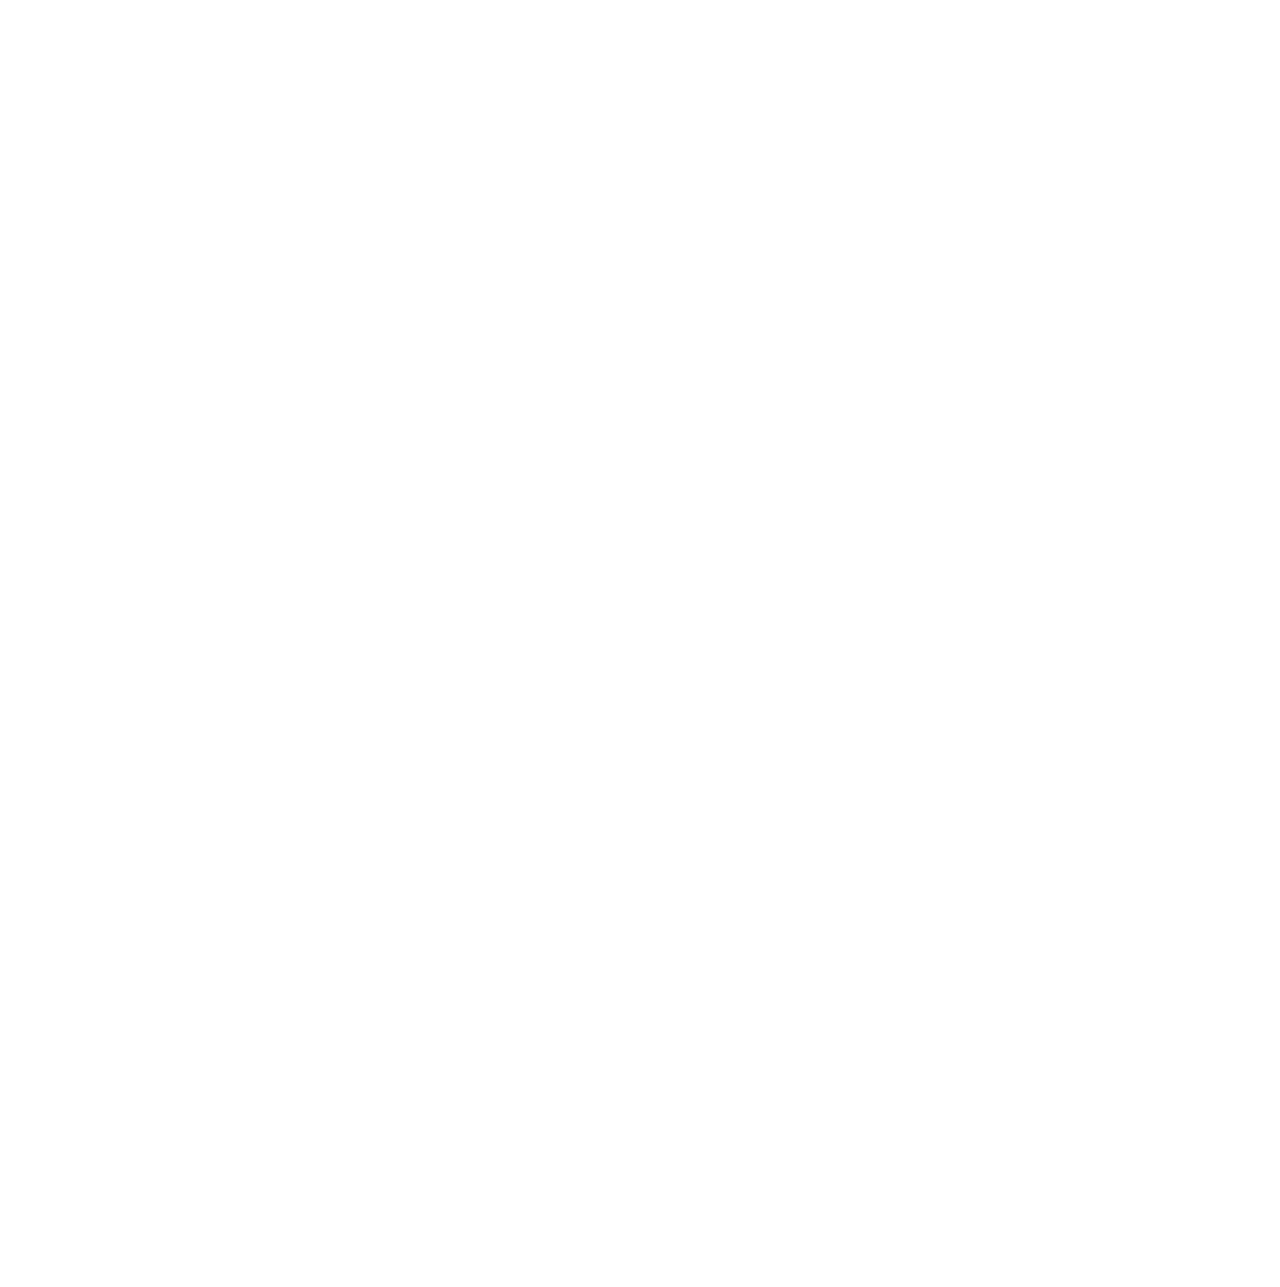
<file: html/single-service.html>
<!DOCTYPE html>
<html lang="en">
<head>
	<meta charset="UTF-8">
	<meta http-equiv="X-UA-Compatible" content="IE=edge">
	<meta name="viewport" content="width=device-width, initial-scale=1.0">
	<link rel="stylesheet" href="https://pro.fontawesome.com/releases/v5.10.0/css/all.css" integrity="sha384-AYmEC3Yw5cVb3ZcuHtOA93w35dYTsvhLPVnYs9eStHfGJvOvKxVfELGroGkvsg+p" crossorigin="anonymous"/>
	<link rel="stylesheet" href="../fonts/stylesheet.css">
	<link rel="stylesheet" href="../js/libs/lightbox/css/lightbox.css">
	<link rel="stylesheet" href="../css/main.css">
	<title>single-service</title>
</head>
<body>

	<div id="overlay"></div>

	<div class="modalForm">
		Form here
		<button class="closeForm">
			<img src="../img/cross.svg" alt="cross" class="img-svg">
		</button>
	</div>

	<div class="modalVideo">
		Video here
		<button class="closeVideo">
			<img src="../img/cross.svg" alt="cross" class="img-svg">
		</button>
	</div>

	<!-- header start -->
	<header>
		<div class="wrapper">
			<a href="#" class="logo">
				<img src="../img/logo_multicolored.svg" alt="logo" class="img-svg native">
			</a>
			<div class="buttons">
				<button>
					<img src="../img/icon_telegram.svg" alt="icon_telegram" class="img-svg">
				</button>
				<button>
					<img src="../img/icon_phone.svg" alt="icon_phone" class="img-svg">
				</button>
				<button class="openHambMenu active">
					<img src="../img/hamburger.svg" alt="hamburger" class="img-svg">
				</button>
				<button class="closeHambMenu">
					<img src="../img/cross.svg" alt="cross" class="img-svg">
				</button>
			</div>
		</div>
	</header>

	<div class="hambMenu">
		<div class="aside_contacts">
			<div class="phone">
				<a href="tel:">
					<i class="fab fa-telegram-plane"></i>
					(095) 052 27 37
					<i class="fas fa-chevron-down"></i>
				</a>
				<ul>
					<li><a href="tel:">(095) 052 27 37</a></li>
					<li><a href="tel:">(095) 052 27 37</a></li>
				</ul>
			</div>
			<ul class="languages">
				<li class="current">
					<a href="#">Рус</a>
				</li>
				<li>
					<a href="#">Укр</a>
				</li>
				<li>
					<a href="#">Eng</a>
				</li>
			</ul>
		</div>

		<nav>
			<li class="mainItem">
				<h4>
					Процедуры лицо
					<i class="fas fa-chevron-down"></i>
				</h4>
				<ul class="submenu">
					<li><a href="#">SMAS лифтинг Ultraformer</a></li>
					<li><a href="#">Всезенонная лазерная шлифовка LaseMD</a></li>
					<li><a href="#">Вакуумный гидропилинг Aquapure</a></li>
					<li><a href="#">Фотоомоложение Lumenis M22</a></li>
					<li><a href="#">Лазерное омоложение LaseMD</a></li>
					<li><a href="#">Аквапилинг Aquapure</a></li>
					<li><a href="#">Инъекции красоты</a></li>
				</ul>
			</li>
			<li class="mainItem">
				<h4>Процедуры лицо
					<i class="fas fa-chevron-down"></i>
				</h4>
				<ul class="submenu">
					<li><a href="#">SMAS лифтинг Ultraformer</a></li>
					<li><a href="#">Всезенонная лазерная шлифовка LaseMD</a></li>
					<li><a href="#">Вакуумный гидропилинг Aquapure</a></li>
					<li><a href="#">Фотоомоложение Lumenis M22</a></li>
					<li><a href="#">Лазерное омоложение LaseMD</a></li>
					<li><a href="#">Аквапилинг Aquapure</a></li>
					<li><a href="#">Инъекции красоты</a></li>
				</ul>
			</li>
			<li class="mainItem">
				<h4>Процедуры лицо
					<i class="fas fa-chevron-down"></i>
				</h4>
				<ul class="submenu">
					<li><a href="#">SMAS лифтинг Ultraformer</a></li>
					<li><a href="#">Всезенонная лазерная шлифовка LaseMD</a></li>
					<li><a href="#">Вакуумный гидропилинг Aquapure</a></li>
					<li><a href="#">Фотоомоложение Lumenis M22</a></li>
					<li><a href="#">Лазерное омоложение LaseMD</a></li>
					<li><a href="#">Аквапилинг Aquapure</a></li>
					<li><a href="#">Инъекции красоты</a></li>
				</ul>
			</li>
			<li class="mainItem">
				<h4>Процедуры лицо
					<i class="fas fa-chevron-down"></i>
				</h4>
				<ul class="submenu">
					<li><a href="#">SMAS лифтинг Ultraformer</a></li>
					<li><a href="#">Всезенонная лазерная шлифовка LaseMD</a></li>
					<li><a href="#">Вакуумный гидропилинг Aquapure</a></li>
					<li><a href="#">Фотоомоложение Lumenis M22</a></li>
					<li><a href="#">Лазерное омоложение LaseMD</a></li>
					<li><a href="#">Аквапилинг Aquapure</a></li>
					<li><a href="#">Инъекции красоты</a></li>
				</ul>
			</li>
			<li class="mainItem">
				<h4>Процедуры лицо
					<i class="fas fa-chevron-down"></i>
				</h4>
				<ul class="submenu">
					<li><a href="#">SMAS лифтинг Ultraformer</a></li>
					<li><a href="#">Всезенонная лазерная шлифовка LaseMD</a></li>
					<li><a href="#">Вакуумный гидропилинг Aquapure</a></li>
					<li><a href="#">Фотоомоложение Lumenis M22</a></li>
					<li><a href="#">Лазерное омоложение LaseMD</a></li>
					<li><a href="#">Аквапилинг Aquapure</a></li>
					<li><a href="#">Инъекции красоты</a></li>
				</ul>
			</li>
		</nav>

		<button class="openForm">
			Запись на прием
		</button>
	</div>
	<!-- header end -->

	<aside>
		<a href="#" class="logo">
			<img src="../img/med_spa_logo_multicolored.svg" alt="med_spa_logo" class="img-svg native">
		</a>

		<button class="openForm">
			Запись на прием
		</button>

		<nav>
			<li>Процедуры лицо</li>
			<li>Процедуры тело</li>
			<li>Подарочные карты</li>
			<li>О нас</li>
			<li>Прайс-лист</li>
			<li>Контакты</li>
		</nav>

		<div class="aside_contacts">
			<div class="phone">
				<a href="tel:">
					<i class="fab fa-telegram-plane"></i>
					(095) 052 27 37
					<i class="fas fa-chevron-down"></i>
				</a>
				<ul>
					<li><a href="tel:">(095) 052 27 37</a></li>
					<li><a href="tel:">(095) 052 27 37</a></li>
				</ul>
			</div>
			<span>
				Одесса, Шампанский переулок, 9
			</span>
			<ul class="languages">
				<li class="current">
					<a href="#">Рус</a>
				</li>
				<li>
					<a href="#">Укр</a>
				</li>
				<li>
					<a href="#">Eng</a>
				</li>
			</ul>
		</div>
	</aside>

	<div class="submenus">
		<button class="closeSubmenus">
			<img src="../img/cross.svg" alt="cross" class="img-svg">
		</button>
		<div class="submenu">
			<h2>Процедуры лицо</h2>
			<ul>
				<li><a href="">SMAS лифтинг Ultraformer</a></li>
				<li><a href="">Всезенонная лазерная шлифовка LaseMD</a></li>
				<li><a href="">Вакуумный гидропилинг Aquapure</a></li>
				<li><a href="">Фотоомоложение Lumenis M22</a></li>
				<li><a href="">Лазерное омоложение LaseMD</a></li>
				<li><a href="">Аквапилинг Aquapure</a></li>
				<li><a href="">Инъекции красоты</a></li>
			</ul>
		</div>
		<div class="submenu">
			<h2>Процедуры тело</h2>
			<ul>
				<li><a href="">SMAS лифтинг Ultraformer</a></li>
				<li><a href="">Всезенонная лазерная шлифовка LaseMD</a></li>
				<li><a href="">Вакуумный гидропилинг Aquapure</a></li>
				<li><a href="">Фотоомоложение Lumenis M22</a></li>
				<li><a href="">Лазерное омоложение LaseMD</a></li>
				<li><a href="">Аквапилинг Aquapure</a></li>
				<li><a href="">Инъекции красоты</a></li>
			</ul>
		</div>
		<div class="submenu">
			<h2>Подарочные карты</h2>
			<ul>
				<li><a href="">SMAS лифтинг Ultraformer</a></li>
				<li><a href="">Всезенонная лазерная шлифовка LaseMD</a></li>
				<li><a href="">Вакуумный гидропилинг Aquapure</a></li>
				<li><a href="">Фотоомоложение Lumenis M22</a></li>
				<li><a href="">Лазерное омоложение LaseMD</a></li>
				<li><a href="">Аквапилинг Aquapure</a></li>
				<li><a href="">Инъекции красоты</a></li>
			</ul>
		</div>
		<div class="submenu">
			<h2>О нас</h2>
			<ul>
				<li><a href="">SMAS лифтинг Ultraformer</a></li>
				<li><a href="">Всезенонная лазерная шлифовка LaseMD</a></li>
				<li><a href="">Вакуумный гидропилинг Aquapure</a></li>
				<li><a href="">Фотоомоложение Lumenis M22</a></li>
				<li><a href="">Лазерное омоложение LaseMD</a></li>
				<li><a href="">Аквапилинг Aquapure</a></li>
				<li><a href="">Инъекции красоты</a></li>
			</ul>
		</div>
		<div class="submenu">
			<h2>Прайс-лист</h2>
			<ul>
				<li><a href="">SMAS лифтинг Ultraformer</a></li>
				<li><a href="">Всезенонная лазерная шлифовка LaseMD</a></li>
				<li><a href="">Вакуумный гидропилинг Aquapure</a></li>
				<li><a href="">Фотоомоложение Lumenis M22</a></li>
				<li><a href="">Лазерное омоложение LaseMD</a></li>
				<li><a href="">Аквапилинг Aquapure</a></li>
				<li><a href="">Инъекции красоты</a></li>
			</ul>
		</div>
		<div class="submenu">
			<h2>Контакты</h2>
			<ul>
				<li><a href="">SMAS лифтинг Ultraformer</a></li>
				<li><a href="">Всезенонная лазерная шлифовка LaseMD</a></li>
				<li><a href="">Вакуумный гидропилинг Aquapure</a></li>
				<li><a href="">Фотоомоложение Lumenis M22</a></li>
				<li><a href="">Лазерное омоложение LaseMD</a></li>
				<li><a href="">Аквапилинг Aquapure</a></li>
				<li><a href="">Инъекции красоты</a></li>
			</ul>
		</div>
	</div>

	<main>

		<section class="banner about_banner service_banner bg b-overlay">
			<img src="../img/service_banner.png" alt="banner_img" class="bannerImg">
			<div class="wrapper">

				<div>
					<div class="breadcrumbs"><a href="./page-home.html">Главная</a>   →   <a href="./page-home.html">Процедуры тело</a>   →   Лазерная эпиляция Lumenis Light Sheer Desir</div>
					<h1>
						Лазерная эпиляция<br>
						Lumenis LightSheer Desire
					</h1>
				</div>

				<div>
					<p>
						Почти мгновенное и безболезненное уничтожение
						нежелательных волос на лице и теле
					</p>

					<div class="buttons_about">
						<button class="openForm">
							Записаться на процедуру
						</button>

						<button class="openVideo">
							<img src="../img/icon_play.svg" alt="icon_play" class="img-svg">
							Видео о процедуре
						</button>
					</div>
				</div>

				<ul class="service_info">
					<li>
						<img src="../img/icon_clock.svg" alt="icon_clock" class="img-svg">
						60 минут
					</li>
					<li>
						<img src="../img/icon_box.svg" alt="icon_box" class="img-svg">
						Курс от 6 сеансов
					</li>
					<li>
						<img src="../img/icon_person.svg" alt="icon_box" class="img-svg">
						Лицо, тело, руки, шея
					</li>
				</ul>

				<div class="bottom">
					<a href="#">
						<img src="../img/icon_mouse.svg" alt="icon_play" class="img-svg">
						Подробнее об услуге
					</a>
				</div>
			</div>
		</section>

		<section class="director about_service">
			<div class="wrapper">
				<div class="bg">
					<img src="../img/about_service.png" alt="about_service">
				</div>
				<div class="info">
					<h1>О процедуре</h1>

					<p>Лазерная эпиляция считается наиболее современным и эффективным методом удаления волос на коже лица и тела. Лазер аккуратно и без негативных последствий разрушает фолликул волоса, в результате за несколько процедур можно навсегда избавиться от нежелательных волос.</p>
					<p>Такой способ удаления волос — это возможность забыть о раздражении после бритья, вросших волосах и травмированных фолликулах. Кожа уже после первого сеанса становится гладкой, волосы в зоне эпиляции заметно прекращают рост, а после прохождения всего курса процедур кожа становится гладкой навсегда, так как в ней не остаётся волосяных фолликулов. </p>

				</div>
			</div>
		</section>

		<section class="video_banner bg">
			<img src="../img/video_banner.png" alt="video_banner">
			<div class="wrapper">
				<h2>Узнайте за 5 минут,<br>
					как проходит процедура</h2>
				<button class="openVideo">
					<img src="../img/icon_play.svg" alt="icon_play" class="img-svg">
					Посмотреть видео
				</button>
			</div>
		</section>

		<section class="director about_service signup">
			<div class="wrapper">
				<div class="bg">
					<img src="../img/signup.png" alt="about_service">
					<div class="center">
						<strong>Скидка 25%</strong>
						на процедуры для лица
					</div>
					<div class="bottom">
						Акция «Новая весна — новая ты» продлится до 8 марта 2021 года
					</div>
				</div>
				<form class="info">
					<h1>Запишитесь на процедуру</h1>
					(form here)
				</form>
			</div>
		</section>

		<section class="info info_service bg">
			<img src="../img/info_service.png" alt="info_bg">
			<div class="wrapper">
				<h2>Что мы используем в работе</h2>
				<p>Одно из главных преимуществ этой процедуры — её полная безболезненность, что делает её более выигрышной на фоне других методов удаления лишних волосков. К тому же, контролируемое использование диодного лазера предотвращает любые ожоги, делая процедуру полностью безопасной.</p>
				<p>Эта услуга может проводиться в любой сезон при соблюдении мер предосторожности в солнечное время. Процедура проходит быстро и без неприятных ощущений, а особая технология данного аппарата позволяет даже избавиться от небольших пигментных пятен и сосудистых звездочек в зоне воздействия.</p>
			</div>
		</section>

		<section class="indications">
			<div class="wrapper">
				<h1>Показания <br>и противопоказания</h1>
				<div class="text">

					<div class="left">
						<p>
							Специалисты клиники Med Spa отмечают, что несмотря на полную безопасность процедуры, для достижения лучшего эффекта стоит проходить курс лазерной эпиляции на аппарате Lumenis Lightsheer Desire в зимний период, чтобы прятать обработанную кожу от прямых солнечных лучей.
						</p>
						<p>
							Показания к процедуре очевидны — наличие нежелательных волос в любой зоне лица и тела, которая вызывает у вас беспокойство. Кому-то не нравятся волосы на руках, некоторые клиенты хотят избавиться от волос на животе и спине, или же в зоне бикини. Так или иначе, отзывы наших клиентов свидетельствуют о том, что это эффективная процедура, которая надолго оставляет кожу гладкой.
						</p>
					</div>

					<div class="right">
						<h2>Противопоказания</h2>
						<ul>
							<li>Загар естественный или после солярия</li>
							<li>Любые заболевания эпидермиса и родинки в зоне эпиляции</li>
							<li>Любые инфекционные и аутоиммунные заболевания в острой фазе</li>
							<li>Варикозное расширение вен в тяжелой стадии</li>
							<li>Беременность и период вскармливания</li>
							<li>Ожоги и другие повреждения кожи в зоне эпиляции</li>
						</ul>

						<h4>Также существует ряд абсолютных противопоказаний, при которых сеанс ни в коем случае нельзя проводить:</h2>
						<ul>
							<li>Сахарный диабет любого типа</li>
							<li>Онкологические заболевания</li>
							<li>Смуглая кожа</li>
							<li>Седые или осветленные волосы</li>
							<li>Пушковые волосы в зоне удаления</li>
						</ul>
					</div>

				</div>
			</div>
		</section>

		<section class="results">
			<div class="wrapper">
				<h1>Результаты</h1>
				<p>Ничто не говорит лучше о результатах, как разница в этих двух фото</p>
				<div class="images">
					<img src="../img/result1.png" alt="result">
					<img src="../img/result2.png" alt="result">
					<img src="../img/result1.png" alt="result">
					<img src="../img/result2.png" alt="result">
				</div>
			</div>
		</section>

		<section class="workers participants">
			<div class="wrapper">
				<h1>Процедуру проводят</h1>
				<div class="cards">

					<div class="card">
						<div class="bg">
							<img src="../img/worker_1.png" alt="worker">
						</div>
						<h4>Татьяна Васильевна Шимбарева</h4>
						<p>
							<i class="fas fa-plus"></i>
							CEO-медицинский директор. Врач дермато-венеролог высшей категории
						</p>
					</div>
					<div class="card">
						<div class="bg">
							<img src="../img/worker_2.png" alt="worker">
						</div>
						<h4>Елена Александровна Савицкая</h4>
						<p>
							<i class="fas fa-plus"></i>
							Врач-дерматовенеролог, высшей категории, врач-трихолог
						</p>
					</div>
					<div class="card">
						<div class="bg">
							<img src="../img/worker_3.png" alt="worker">
						</div>
						<h4>Яна Михайловна Гончаренко</h4>
						<p>
							<i class="fas fa-plus"></i>
							Врач-дерматовенеролог, врач семейной медицины
						</p>
					</div>
					<div class="card">
						<div class="bg">
							<img src="../img/worker_4.png" alt="worker">
						</div>
						<h4>Кристина Брикульская</h4>
						<p>
							<i class="fas fa-plus"></i>
							Мастер LPG массажа
						</p>
					</div>
					<div class="card">
						<div class="bg">
							<img src="../img/worker_1.png" alt="worker">
						</div>
						<h4>Татьяна Васильевна Шимбарева</h4>
						<p>
							<i class="fas fa-plus"></i>
							CEO-медицинский директор. Врач дермато-венеролог высшей категории
						</p>
					</div>
					<div class="card">
						<div class="bg">
							<img src="../img/worker_2.png" alt="worker">
						</div>
						<h4>Елена Александровна Савицкая</h4>
						<p>
							<i class="fas fa-plus"></i>
							Врач-дерматовенеролог, высшей категории, врач-трихолог
						</p>
					</div>
					<div class="card">
						<div class="bg">
							<img src="../img/worker_3.png" alt="worker">
						</div>
						<h4>Яна Михайловна Гончаренко</h4>
						<p>
							<i class="fas fa-plus"></i>
							Врач-дерматовенеролог, врач семейной медицины
						</p>
					</div>
					<div class="card">
						<div class="bg">
							<img src="../img/worker_4.png" alt="worker">
						</div>
						<h4>Кристина Брикульская</h4>
						<p>
							<i class="fas fa-plus"></i>
							Мастер LPG массажа
						</p>
					</div>
					<div class="card">
						<div class="bg">
							<img src="../img/worker_1.png" alt="worker">
						</div>
						<h4>Татьяна Васильевна Шимбарева</h4>
						<p>
							<i class="fas fa-plus"></i>
							CEO-медицинский директор. Врач дермато-венеролог высшей категории
						</p>
					</div>
					<div class="card">
						<div class="bg">
							<img src="../img/worker_2.png" alt="worker">
						</div>
						<h4>Елена Александровна Савицкая</h4>
						<p>
							<i class="fas fa-plus"></i>
							Врач-дерматовенеролог, высшей категории, врач-трихолог
						</p>
					</div>
					<div class="card">
						<div class="bg">
							<img src="../img/worker_3.png" alt="worker">
						</div>
						<h4>Яна Михайловна Гончаренко</h4>
						<p>
							<i class="fas fa-plus"></i>
							Врач-дерматовенеролог, врач семейной медицины
						</p>
					</div>
					<div class="card">
						<div class="bg">
							<img src="../img/worker_4.png" alt="worker">
						</div>
						<h4>Кристина Брикульская</h4>
						<p>
							<i class="fas fa-plus"></i>
							Мастер LPG массажа
						</p>
					</div>
					<div class="card">
						<div class="bg">
							<img src="../img/worker_3.png" alt="worker">
						</div>
						<h4>Яна Михайловна Гончаренко</h4>
						<p>
							<i class="fas fa-plus"></i>
							Врач-дерматовенеролог, врач семейной медицины
						</p>
					</div>
					<div class="card">
						<div class="bg">
							<img src="../img/worker_4.png" alt="worker">
						</div>
						<h4>Кристина Брикульская</h4>
						<p>
							<i class="fas fa-plus"></i>
							Мастер LPG массажа
						</p>
					</div>

				</div>
			</div>
		</section>

		<section class="reviews service_reviews">
			<div class="wrapper">
				<h1>Отзывы о клинике</h1>
				<div class="cards">
					<div class="bg card">
						<img src="../img/review.png" alt="review">
					</div>
					<div class="bg card">
						<img src="../img/review.png" alt="review">
					</div>
					<div class="bg card">
						<img src="../img/review.png" alt="review">
					</div>
					<div class="bg card">
						<img src="../img/review.png" alt="review">
					</div>
					<div class="bg card">
						<img src="../img/review.png" alt="review">
					</div>
					<div class="bg card">
						<img src="../img/review.png" alt="review">
					</div>
				</div>
			</div>
		</section>

		<section class="prices">
			<div class="wrapper">
				<h1>Стоимость услуг</h1>
				<table>

					<tr>
						<td>
							<p>Глубокое бикини</p>
							<span>сеанс: 20 минут</span>
						</td>
						<td>
							<div>
								<p class="actual_price">970 грн</p>
								<p class="old_price">1200 грн</p>
								<button class="openForm">Записаться</button>
							</div>
						</td>
						<td>
							<div>
								<button class="openForm">Записаться на прием</button>
								<i class="fas fa-chevron-right"></i>
							</div>
						</td>
					</tr>
					<tr>
						<td>
							<p>Глубокое бикини</p>
							<span>сеанс: 20 минут</span>
						</td>
						<td>
							<div>
								<p class="actual_price">970 грн</p>
								<p class="old_price">1200 грн</p>
								<button class="openForm">Записаться</button>
							</div>
						</td>
						<td>
							<div>
								<button class="openForm">Записаться на прием</button>
								<i class="fas fa-chevron-right"></i>
							</div>
						</td>
					</tr>
					<tr>
						<td>
							<p>Глубокое бикини</p>
							<span>сеанс: 20 минут</span>
						</td>
						<td>
							<div>
								<p class="actual_price">970 грн</p>
								<p class="old_price">1200 грн</p>
								<button class="openForm">Записаться</button>
							</div>
						</td>
						<td>
							<div>
								<button class="openForm">Записаться на прием</button>
								<i class="fas fa-chevron-right"></i>
							</div>
						</td>
					</tr>
					<tr>
						<td>
							<p>Глубокое бикини</p>
							<span>сеанс: 20 минут</span>
						</td>
						<td>
							<div>
								<p class="actual_price">970 грн</p>
								<p class="old_price">1200 грн</p>
								<button class="openForm">Записаться</button>
							</div>
						</td>
						<td>
							<div>
								<button class="openForm">Записаться на прием</button>
								<i class="fas fa-chevron-right"></i>
							</div>
						</td>
					</tr>
					<tr>
						<td>
							<p>Глубокое бикини</p>
							<span>сеанс: 20 минут</span>
						</td>
						<td>
							<div>
								<p class="actual_price">970 грн</p>
								<p class="old_price">1200 грн</p>
								<button class="openForm">Записаться</button>
							</div>
						</td>
						<td>
							<div>
								<button class="openForm">Записаться на прием</button>
								<i class="fas fa-chevron-right"></i>
							</div>
						</td>
					</tr>
					<tr>
						<td>
							<p>Глубокое бикини</p>
							<span>сеанс: 20 минут</span>
						</td>
						<td>
							<div>
								<p class="actual_price">970 грн</p>
								<p class="old_price">1200 грн</p>
								<button class="openForm">Записаться</button>
							</div>
						</td>
						<td>
							<div>
								<button class="openForm">Записаться на прием</button>
								<i class="fas fa-chevron-right"></i>
							</div>
						</td>
					</tr>
					<tr>
						<td>
							<p>Глубокое бикини</p>
							<span>сеанс: 20 минут</span>
						</td>
						<td>
							<div>
								<p class="actual_price">970 грн</p>
								<p class="old_price">1200 грн</p>
								<button class="openForm">Записаться</button>
							</div>
						</td>
						<td>
							<div>
								<button class="openForm">Записаться на прием</button>
								<i class="fas fa-chevron-right"></i>
							</div>
						</td>
					</tr>

				</table>
			</div>
		</section>

		<section class="program bg" style="background-image: url(../img/program.png);">
			<div class="wrapper">
				<h2>
					<strong>Задайте вопрос</strong><br>
					<strong>специалисту</strong>
				</h2>
				<p>
					Оставьте номер телефона,<br>
					и мы вам перезвоним
				</p>
				<form>(form here)</form>
			</div>
		</section>

		<section class="faq">
			<div class="wrapper">
				<h1>Вопросы и ответы</h1>
				<div class="questions">

					<div class="question">
						<h4>
							Сколько держится эффект от процедуры?
							<i class="fas fa-chevron-down"></i>
						</h4>
						<div class="answer">
							<p>К этой процедуре стоит подготовиться заранее. За день до неё рекомендуется сбрить волосы — именно воспользоваться бритвой, а не косметическими средствами, чтобы не получить ожог. Непосредственно во время сеанса направленный луч лазера фиксируется на молекуле меланина и благодаря термическому воздействию разрушает волос, а потом и фолликул.</p>
							<p>После первой процедуры волосы заметно редеют, а после нескольких сеансов — полностью исчезают из зоны эпиляции. Сам луч никак не повреждаюет окружающие ткани, а на аппарате выставляются настройки, соответствующие вашему фототипу, чтобы выбрать максимально щадящий для кожи режим.</p>
							<p>После процедуры наносится специальное средство, которое стимулирует процесс восстановления кожи позле воздействия лазера. В первые несколько дней после сеанса не рекомендуется травмировать кожу, принимать горячие ванны, ходить в сауну или баню. Также необходимо защищать кожу от воздействия ультрафиолетового излучения, закрывая её от прямых солнечных лучей и избегая походов в солярий.</p>
							<p>Курс, который обеспечит достаточный косметический эффект в виде полного удаления волос в выбранной зоне, длится несколько процедур — врач-косметолог подбирается длительность курса индивидуально на консультации.</p>
						</div>
					</div>
					<div class="question">
						<h4>
							Сколько держится эффект от процедуры?
							<i class="fas fa-chevron-down"></i>
						</h4>
						<div class="answer">
							<p>К этой процедуре стоит подготовиться заранее. За день до неё рекомендуется сбрить волосы — именно воспользоваться бритвой, а не косметическими средствами, чтобы не получить ожог. Непосредственно во время сеанса направленный луч лазера фиксируется на молекуле меланина и благодаря термическому воздействию разрушает волос, а потом и фолликул.</p>
							<p>После первой процедуры волосы заметно редеют, а после нескольких сеансов — полностью исчезают из зоны эпиляции. Сам луч никак не повреждаюет окружающие ткани, а на аппарате выставляются настройки, соответствующие вашему фототипу, чтобы выбрать максимально щадящий для кожи режим.</p>
							<p>После процедуры наносится специальное средство, которое стимулирует процесс восстановления кожи позле воздействия лазера. В первые несколько дней после сеанса не рекомендуется травмировать кожу, принимать горячие ванны, ходить в сауну или баню. Также необходимо защищать кожу от воздействия ультрафиолетового излучения, закрывая её от прямых солнечных лучей и избегая походов в солярий.</p>
							<p>Курс, который обеспечит достаточный косметический эффект в виде полного удаления волос в выбранной зоне, длится несколько процедур — врач-косметолог подбирается длительность курса индивидуально на консультации.</p>
						</div>
					</div>
					<div class="question">
						<h4>
							Сколько держится эффект от процедуры?
							<i class="fas fa-chevron-down"></i>
						</h4>
						<div class="answer">
							<p>К этой процедуре стоит подготовиться заранее. За день до неё рекомендуется сбрить волосы — именно воспользоваться бритвой, а не косметическими средствами, чтобы не получить ожог. Непосредственно во время сеанса направленный луч лазера фиксируется на молекуле меланина и благодаря термическому воздействию разрушает волос, а потом и фолликул.</p>
							<p>После первой процедуры волосы заметно редеют, а после нескольких сеансов — полностью исчезают из зоны эпиляции. Сам луч никак не повреждаюет окружающие ткани, а на аппарате выставляются настройки, соответствующие вашему фототипу, чтобы выбрать максимально щадящий для кожи режим.</p>
							<p>После процедуры наносится специальное средство, которое стимулирует процесс восстановления кожи позле воздействия лазера. В первые несколько дней после сеанса не рекомендуется травмировать кожу, принимать горячие ванны, ходить в сауну или баню. Также необходимо защищать кожу от воздействия ультрафиолетового излучения, закрывая её от прямых солнечных лучей и избегая походов в солярий.</p>
							<p>Курс, который обеспечит достаточный косметический эффект в виде полного удаления волос в выбранной зоне, длится несколько процедур — врач-косметолог подбирается длительность курса индивидуально на консультации.</p>
						</div>
					</div>
					<div class="question">
						<h4>
							Сколько держится эффект от процедуры?
							<i class="fas fa-chevron-down"></i>
						</h4>
						<div class="answer">
							<p>К этой процедуре стоит подготовиться заранее. За день до неё рекомендуется сбрить волосы — именно воспользоваться бритвой, а не косметическими средствами, чтобы не получить ожог. Непосредственно во время сеанса направленный луч лазера фиксируется на молекуле меланина и благодаря термическому воздействию разрушает волос, а потом и фолликул.</p>
							<p>После первой процедуры волосы заметно редеют, а после нескольких сеансов — полностью исчезают из зоны эпиляции. Сам луч никак не повреждаюет окружающие ткани, а на аппарате выставляются настройки, соответствующие вашему фототипу, чтобы выбрать максимально щадящий для кожи режим.</p>
							<p>После процедуры наносится специальное средство, которое стимулирует процесс восстановления кожи позле воздействия лазера. В первые несколько дней после сеанса не рекомендуется травмировать кожу, принимать горячие ванны, ходить в сауну или баню. Также необходимо защищать кожу от воздействия ультрафиолетового излучения, закрывая её от прямых солнечных лучей и избегая походов в солярий.</p>
							<p>Курс, который обеспечит достаточный косметический эффект в виде полного удаления волос в выбранной зоне, длится несколько процедур — врач-косметолог подбирается длительность курса индивидуально на консультации.</p>
						</div>
					</div>

				</div>
			</div>
		</section>

		<section class="info bg">
			<img src="../img/info_bg.png" alt="info_bg">
			<div class="wrapper">
				<h2>Лазерная эпиляция<br>
					Lumenis LightSheer Desire</h2>
				<p>Эта услуга уже давно распространена в Одессе и зарекомендовала себя, как самая эффективная методика для удаления нежелательных волос на лице и теле. Процедура абсолютно безопасна и не требует продолжительной подготовки, а её цена выигрывает перед ежемесячной покупкой восковых полосок или новой бритвы. Стоимость полного курса будет не больше чем цена всех купленных за год аксессуаров для бритья, поэтому аппаратное удаление волос лазером — это отличное вложение в свою красоту.</p>
			</div>
		</section>

		<!-- footer start -->
		<footer>
			<div class="wrapper">

				<nav>

					<div class="footer_block contact_info">
						<h4>
							Контакты
						</h4>
						<ul class="contacts">
							<li>Одесса, Шампанский переулок, 9</li>
							<li>
								<a href="tel:">+38 048 728 07 88</a>
								<span>Ресепшн</span>
							</li>
							<li>
								<a href="tel:">+38 095 052 27 37</a>
							</li>
							<li>
								<a href="tel:">+38 048 772 00 52</a>
							</li>
							<li>
								<a href="mailto:medspaod@gmail.com">medspaod@gmail.com</a>
							</li>
							<li class="socials">
								<a href="#">
									<img src="../img/icon_telegram.svg" alt="icon_telegram" class="img-svg">
								</a>
								<a href="#">
									<img src="../img/icon_facebook.svg" alt="icon_facebook" class="img-svg">
								</a>
								<a href="#">
									<img src="../img/icon_instagram.svg" alt="icon_instagram" class="img-svg">
								</a>
								<a href="#">
									<img src="../img/icon_youtube.svg" alt="icon_youtube" class="img-svg">
								</a>
							</li>
						</ul>
					</div>

					<div class="footer_block">
						<h4>
							Уход за лицом
							<i class="fas fa-chevron-down"></i>
						</h4>
						<ul>
							<li><a href="">SMAS лифтинг Ultraformer</a></li>
							<li><a href="">Всезенонная лазерная шлифовка LaseMD</a></li>
							<li><a href="">Вакуумный гидропилинг Aquapure</a></li>
							<li><a href="">Фотоомоложение Lumenis M22</a></li>
							<li><a href="">Лазерное омоложение LaseMD</a></li>
							<li><a href="">Аквапилинг Aquapure</a></li>
							<li><a href="">Инъекции красоты</a></li>
						</ul>
					</div>

					<div class="footer_block">
						<h4>
							Уход за телом
							<i class="fas fa-chevron-down"></i>
						</h4>
						<ul>
							<li><a href="">Ультразвуковая липосакция</a></li>
							<li><a href="">Ультраформер</a></li>
							<li><a href="">Игольчатый радиоволновой лифтинг Инфини Лютроник</a></li>
							<li><a href="">Лазерная эпиляция Люменис</a></li>
							<li><a href="">Коррекция и лифтинг тела Роболекс</a></li>
							<li><a href="">Массаж</a></li>
							<li><a href="">Гидромассаж</a></li>
						</ul>
					</div>

					<div class="footer_block">
						<h4>
							Компания
							<i class="fas fa-chevron-down"></i>
						</h4>
						<ul>
							<li><a href="">О нас</a></li>
							<li><a href="">Отзывы</a></li>
							<li><a href="">Команда</a></li>
							<li><a href="">Сертификаты</a></li>
							<li><a href="">Контакты</a></li>
							<li><a href="">Политика конфиденциальности</a></li>
							<li><a href="">Условия пользования сайтом</a></li>
						</ul>
					</div>

				</nav>

				<div class="copyright">
					<span>© 2021 MedSpa Vodoley</span>
					<span>Медицинская лицензия от 05.04.2018 р. №622 Vodoley Spa</span>
					<span>
						<a href="#">Разработка сайта — NextWeb</a>
					</span>
				</div>
			</div>
		</footer>
		<!-- footer end -->

	</main>
	<script src="../js/libs/jquery-3.5.1.min.js"></script>
	<script src="../js/libs/slick.min.js"></script>
	<script src="../js/libs/lightbox/js/lightbox.js"></script>
	<script src="../js/main.js"></script>

	<script>
		window.addEventListener('load', () => {
			lightbox.option({
				'albumLabel': false,
				'disableScrolling': true,
				'fadeDuration': 300,
				'imageFadeDuration': 300,
				'showImageNumberLabel': false,
				'fitImagesInViewport': true,
			});

			$("section.results .images").not(".slick-initialized").slick({
				arrows: true,
				draggable: true,
				touchThreshold: 300,
				focusOnSelect: false,
				infinite: false,
				autoplay: false,
				dots: false,
				variableWidth: true,
				vertical: false,
				verticalSwiping: false,
				slidesToShow: 2,
				slidesToScroll: 1,
				prevArrow: `
					<button type="button">
						<i class="fas fa-chevron-left"></i>
					</button>
				`,
				nextArrow: `
					<button type="button">
						<i class="fas fa-chevron-right"></i>
					</button>
				`,
				responsive: [
					{
						breakpoint: 768,
						settings: {
							slidesToShow: 2,
							slidesToScroll: 2,
							arrows: false,
							dots: true,
							draggable: true,
							touchThreshold: 300,
						},
					},
				],
			});

			$("section.participants .cards").not(".slick-initialized").slick({
				arrows: true,
				draggable: true,
				touchThreshold: 300,
				focusOnSelect: false,
				infinite: false,
				autoplay: false,
				dots: false,
				variableWidth: true,
				vertical: false,
				verticalSwiping: false,
				slidesToShow: 4,
				slidesToScroll: 1,
				prevArrow: `
					<button type="button">
						<i class="fas fa-chevron-left"></i>
					</button>
				`,
				nextArrow: `
					<button type="button">
						<i class="fas fa-chevron-right"></i>
					</button>
				`,
				responsive: [
					{
						breakpoint: 1280,
						settings: {
							slidesToShow: 3,
							slidesToScroll: 1,
							arrows: true,
							draggable: true,
							touchThreshold: 300,
						},
					},
					{
						breakpoint: 768,
						settings: {
							slidesToShow: 2,
							slidesToScroll: 2,
							arrows: false,
							dots: true,
							draggable: true,
							touchThreshold: 300,
						},
					},
				],
			});

			$("section.reviews .cards").not(".slick-initialized").slick({
					arrows: true,
					draggable: true,
					touchThreshold: 300,
					focusOnSelect: false,
					infinite: false,
					autoplay: false,
					dots: false,
					variableWidth: true,
					vertical: false,
					verticalSwiping: false,
					slidesToShow: 4,
					slidesToScroll: 1,
					prevArrow: `
						<button type="button">
							<i class="fas fa-chevron-left"></i>
						</button>
					`,
					nextArrow: `
						<button type="button">
							<i class="fas fa-chevron-right"></i>
						</button>
					`,
					responsive: [
						{
							breakpoint: 1024,
							settings: {
								slidesToShow: 1,
								slidesToScroll: 1,
								arrows: true,
								draggable: true,
								touchThreshold: 300,
							},
						},
						{
							breakpoint: 768,
							settings: {
								slidesToShow: 2,
								slidesToScroll: 1,
								arrows: false,
								draggable: true,
								touchThreshold: 300,
								dots: true
							},
						},
						{
							breakpoint: 480,
							settings: {
								slidesToShow: 1,
								slidesToScroll: 1,
								arrows: false,
								draggable: true,
								touchThreshold: 300,
								dots: true
							},
						},
					],
			});

			// Click on slide
			$("section.reviews .cards .slick-slide").click(function(e) {
				$('section.reviews .cards').slick('slickGoTo', parseInt(e.target.getAttribute('data-slick-index')));

				$("section.reviews .cards .slick-slide").removeClass('slick-current');
				e.target.classList.add('slick-current');
			});

			// FAQs expand
			(function() {
				const faqs = document.querySelectorAll('section.faq .question');

				if (faqs.length) {
					for (let i = 0; i < faqs.length; i++) {
						faqs[i].addEventListener('click', () => {
							if (faqs[i].classList.contains('expanded')) {
								faqs[i].classList.remove('expanded');
							} else {
								for (let j = 0; j < faqs.length; j++) {
									faqs[j].classList.remove('expanded');
								}
								faqs[i].classList.add('expanded');
							}
						});
					}
				}
			})();
		});
	</script>
</body>
</html>
</file>
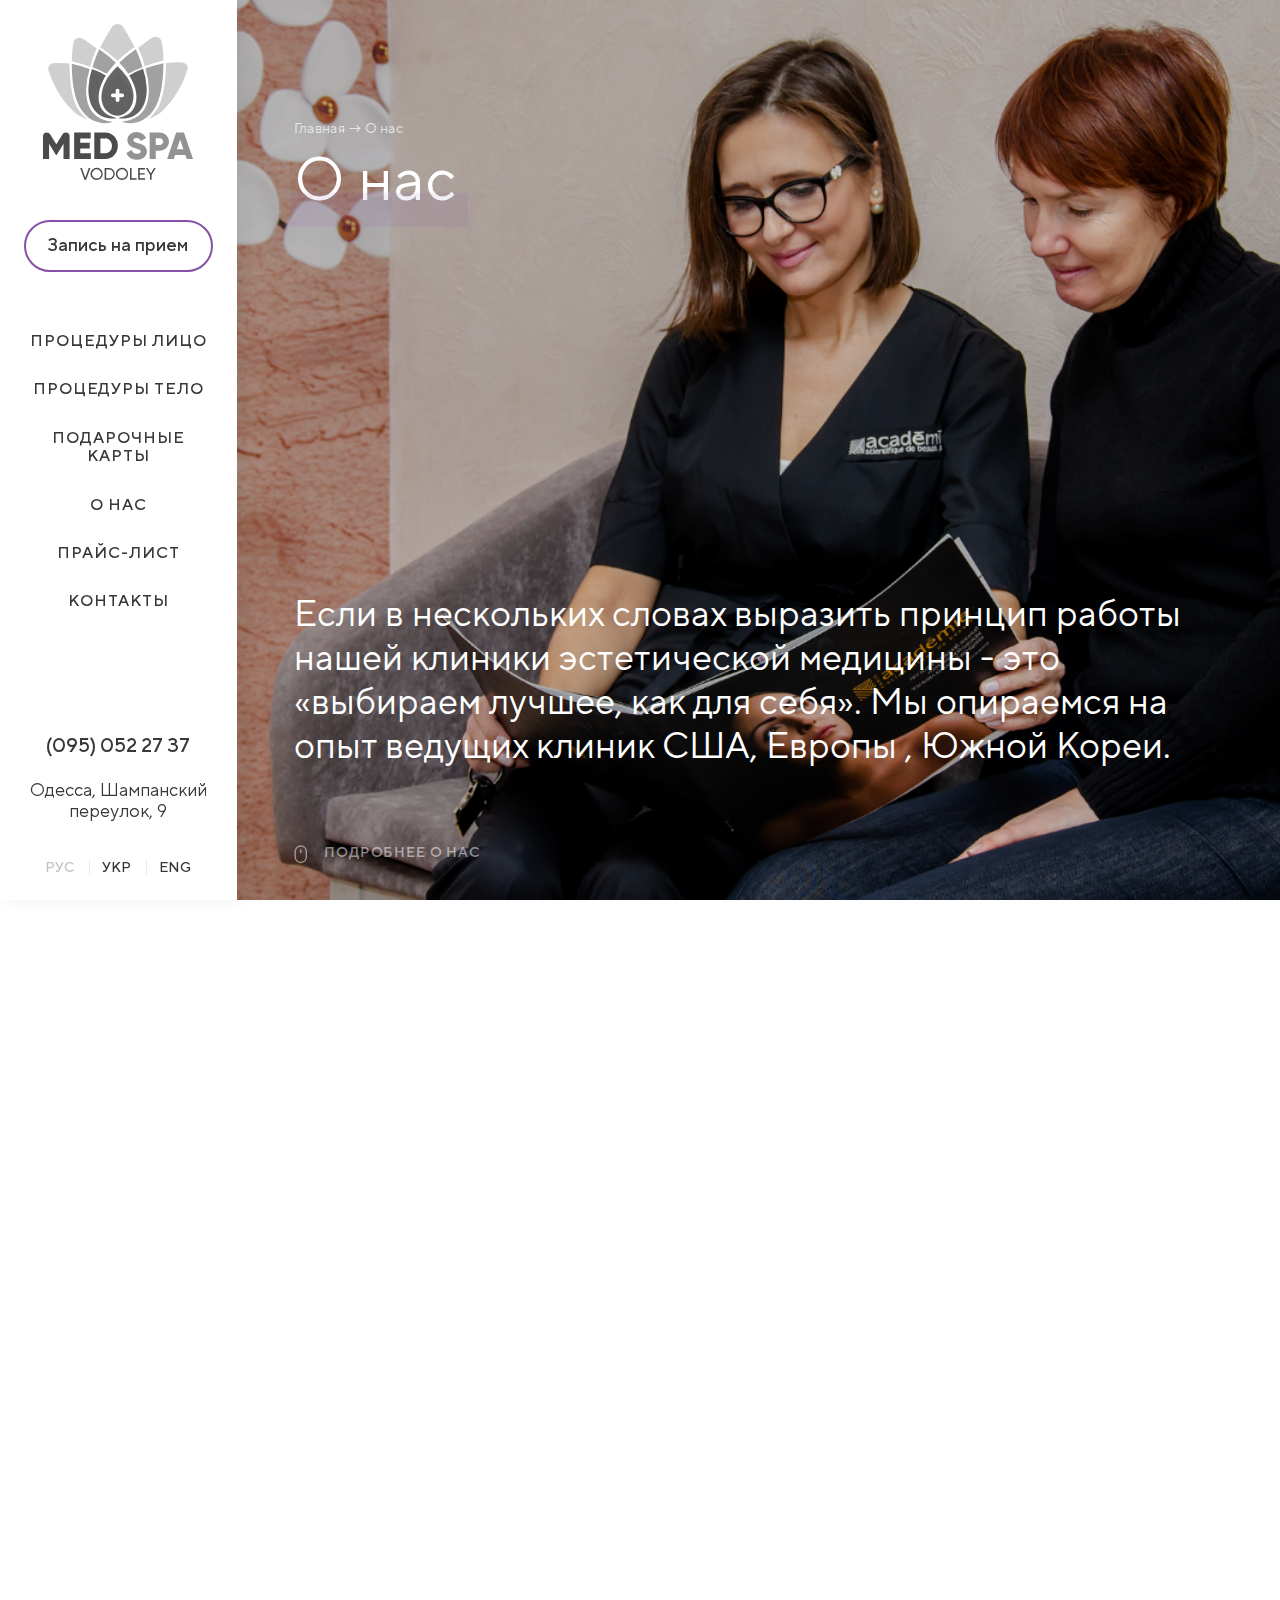
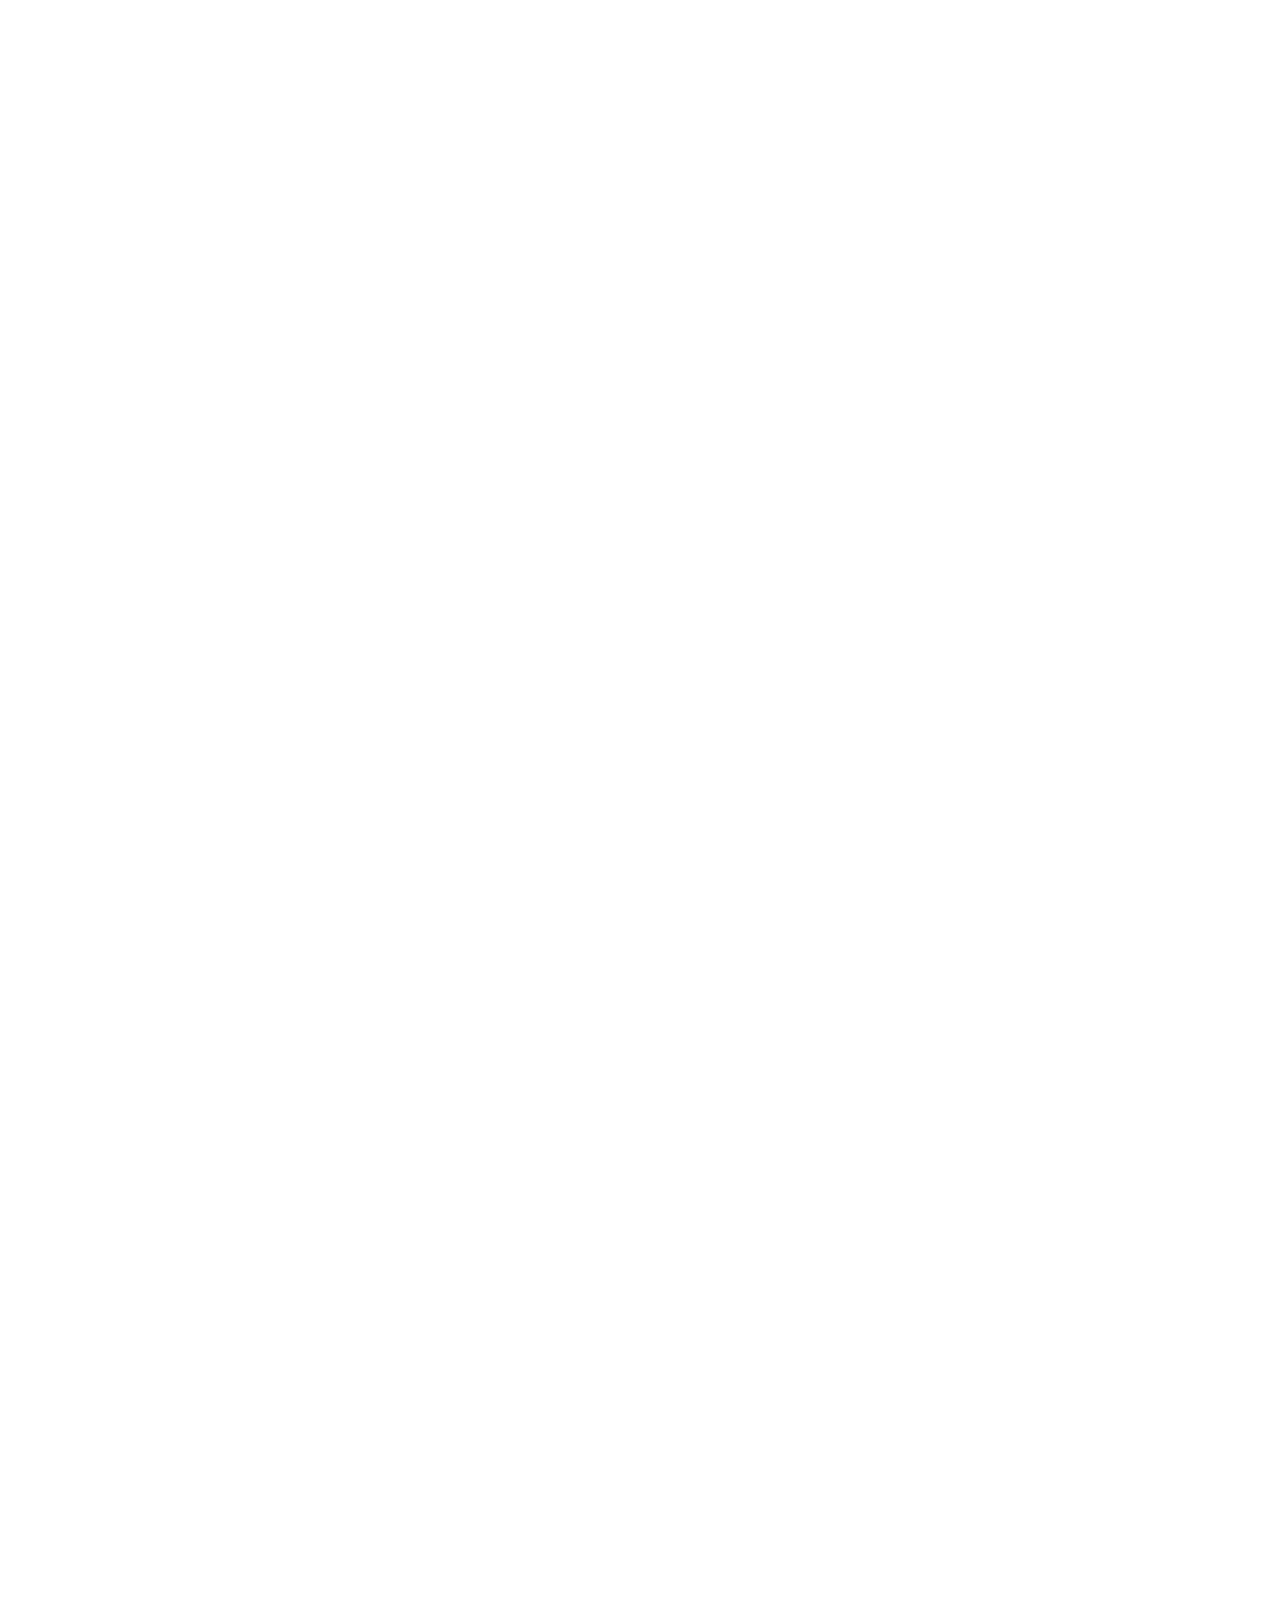
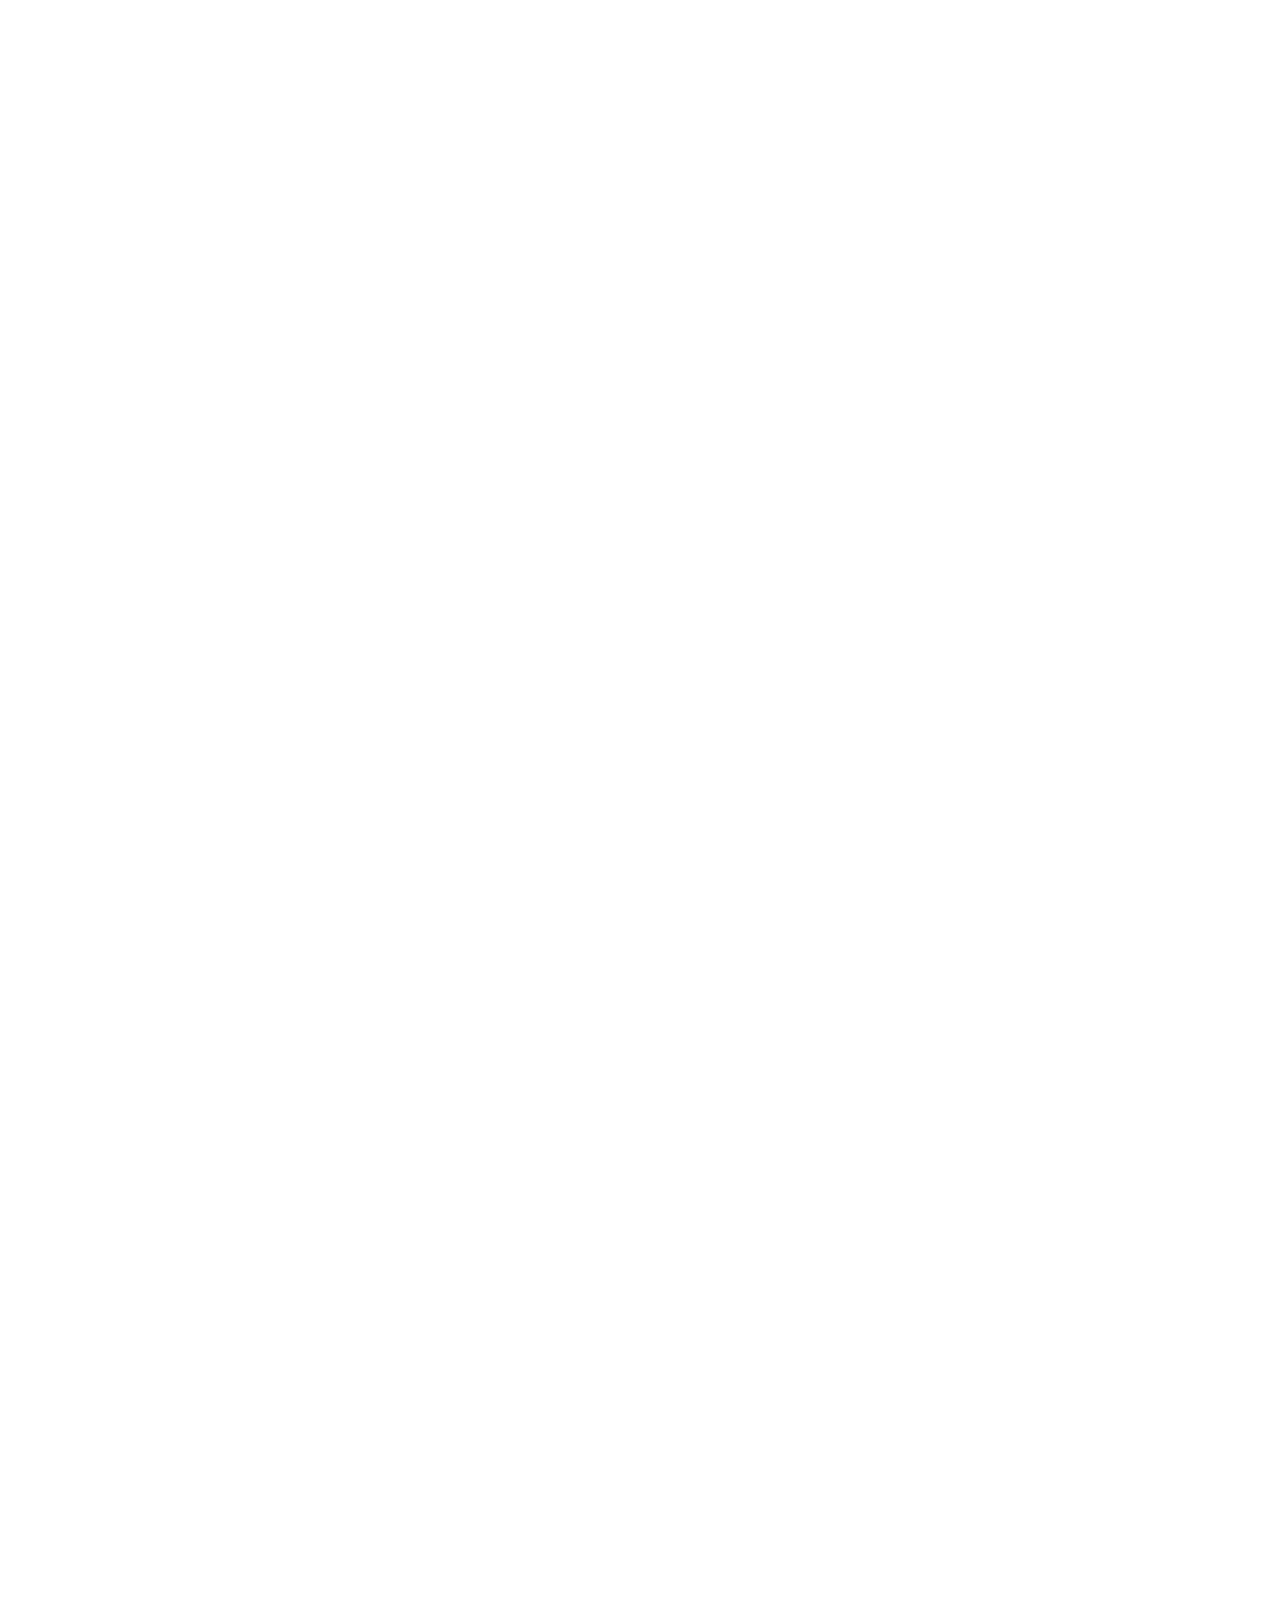
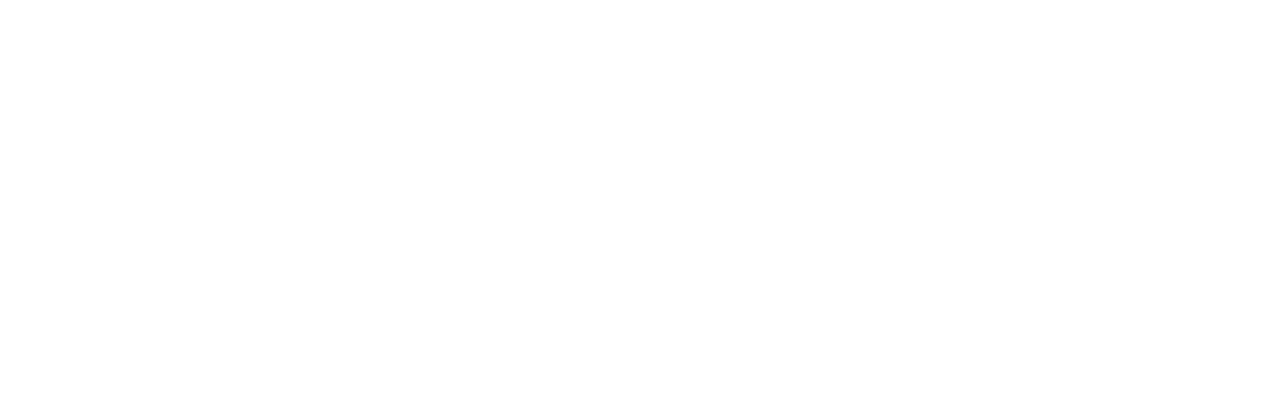
<file: docs/html/page-about.html>
<!DOCTYPE html>
<html lang="en">
<head>
	<meta charset="UTF-8">
	<meta http-equiv="X-UA-Compatible" content="IE=edge">
	<meta name="viewport" content="width=device-width, initial-scale=1.0">
	<link rel="stylesheet" href="https://pro.fontawesome.com/releases/v5.10.0/css/all.css" integrity="sha384-AYmEC3Yw5cVb3ZcuHtOA93w35dYTsvhLPVnYs9eStHfGJvOvKxVfELGroGkvsg+p" crossorigin="anonymous"/>
	<link rel="stylesheet" href="../fonts/stylesheet.css">
	<link rel="stylesheet" href="../js/libs/lightbox/css/lightbox.css">
	<link rel="stylesheet" href="../css/main.css">
	<title>page-about</title>
</head>
<body>

	<div id="overlay"></div>

	<div class="modalForm">
		<form id="contactsForm">
			<h2>Напишите нам</h2>
			<div class="name">
				<input type="text" id="name">
				<label for="name">Ваше имя</label>
			</div>
			<div class="email">
				<input type="email" id="email">
				<label for="email">Электронная почта</label>
			</div>
			<div class="tel">
				<input type="tel" id="tel">
				<label for="tel">Номер телефона</label>
			</div>
			<div class="msg">
				<textarea name="msg" id="msg"></textarea>
				<label for="msg">Ваше сообщение</label>
			</div>
			<div class="submit">
				<input type="submit" value="Отправить">
				<span>
					Нажимая «Отправить» я соглашаюсь с условиями <a href="#">политики конфиденциальности</a>
				</span>
			</div>
		</form>
		<button class="closeForm">
			<img src="../img/cross.svg" alt="cross" class="img-svg">
		</button>
	</div>

	<div class="modalVideo">
		<iframe src="https://www.youtube.com/embed/MSkDGa9Ei4U" title="YouTube video player" frameborder="0" allow="accelerometer; autoplay; clipboard-write; encrypted-media; gyroscope; picture-in-picture" allowfullscreen></iframe>
		<button class="closeVideo">
			<img src="../img/cross.svg" alt="cross" class="img-svg">
		</button>
	</div>

	<!-- header start -->
	<header>
		<div class="wrapper">
			<a href="./page-home.html" class="logo">
				<img src="../img/logo_multicolored.svg" alt="logo" class="img-svg native">
			</a>
			<div class="buttons">
				<button>
					<img src="../img/icon_telegram.svg" alt="icon_telegram" class="img-svg">
				</button>
				<button>
					<img src="../img/icon_phone.svg" alt="icon_phone" class="img-svg">
				</button>
				<button class="openHambMenu active">
					<img src="../img/hamburger.svg" alt="hamburger" class="img-svg">
				</button>
				<button class="closeHambMenu">
					<img src="../img/cross.svg" alt="cross" class="img-svg">
				</button>
			</div>
		</div>
	</header>

	<div class="hambMenu">
		<div class="aside_contacts">
			<div class="phone">
				<a href="tel:">
					<i class="fab fa-telegram-plane"></i>
					(095) 052 27 37
					<i class="fas fa-chevron-down"></i>
				</a>
				<ul>
					<li><a href="tel:">(095) 052 27 37</a></li>
					<li><a href="tel:">(095) 052 27 37</a></li>
				</ul>
			</div>
			<ul class="languages">
				<li class="current">
					<a href="#">Рус</a>
				</li>
				<li>
					<a href="#">Укр</a>
				</li>
				<li>
					<a href="#">Eng</a>
				</li>
			</ul>
		</div>

		<nav>
			<li class="mainItem">
				<h4>Процедуры лицо
					<i class="fas fa-chevron-down"></i>
				</h4>
				<ul class="submenu">
					<li><a href="./single-service.html">SMAS лифтинг Ultraformer</a></li>
					<li><a href="./single-service.html">Всезенонная лазерная шлифовка LaseMD</a></li>
					<li><a href="./single-service.html">Вакуумный гидропилинг Aquapure</a></li>
					<li><a href="./single-service.html">Фотоомоложение Lumenis M22</a></li>
					<li><a href="./single-service.html">Лазерное омоложение LaseMD</a></li>
					<li><a href="./single-service.html">Аквапилинг Aquapure</a></li>
					<li><a href="./single-service.html">Инъекции красоты</a></li>
				</ul>
			</li>
			<li class="mainItem">
				<h4>Процедуры тело
					<i class="fas fa-chevron-down"></i>
				</h4>
				<ul class="submenu">
					<li><a href="./single-service.html">SMAS лифтинг Ultraformer</a></li>
					<li><a href="./single-service.html">Всезенонная лазерная шлифовка LaseMD</a></li>
					<li><a href="./single-service.html">Вакуумный гидропилинг Aquapure</a></li>
					<li><a href="./single-service.html">Фотоомоложение Lumenis M22</a></li>
					<li><a href="./single-service.html">Лазерное омоложение LaseMD</a></li>
					<li><a href="./single-service.html">Аквапилинг Aquapure</a></li>
					<li><a href="./single-service.html">Инъекции красоты</a></li>
				</ul>
			</li>
			<li class="mainItem">
				<h4>О нас
					<i class="fas fa-chevron-down"></i>
				</h4>
				<ul class="submenu">
					<li><a href="./page-about.html">О нас</a></li>
				</ul>
			</li>
			<li class="mainItem">
				<h4>Специалисты
					<i class="fas fa-chevron-down"></i>
				</h4>
				<ul class="submenu">
					<li><a href="./page-workers.html">Команда</a></li>
				</ul>
			</li>
			<li class="mainItem">
				<h4>Контакты
					<i class="fas fa-chevron-down"></i>
				</h4>
				<ul class="submenu">
					<li><a href="./page-contacts.html">Контакты</a></li>
				</ul>
			</li>
		</nav>

		<button class="openForm">
			Запись на прием
		</button>
	</div>
	<!-- header end -->

	<aside>
		<a href="./page-home.html" class="logo">
			<img src="../img/med_spa_logo_multicolored.svg" alt="med_spa_logo" class="img-svg native">
		</a>

		<button class="openForm">
			Запись на прием
		</button>

		<nav>
			<li>Процедуры лицо</li>
			<li>Процедуры тело</li>
			<li>Подарочные карты</li>
			<li>О нас</li>
			<li>Прайс-лист</li>
			<li>Контакты</li>
		</nav>

		<div class="aside_contacts">
			<div class="phone">
				<a href="tel:">
					<i class="fab fa-telegram-plane"></i>
					(095) 052 27 37
					<i class="fas fa-chevron-down"></i>
				</a>
				<ul>
					<li><a href="tel:">(095) 052 27 37</a></li>
					<li><a href="tel:">(095) 052 27 37</a></li>
				</ul>
			</div>
			<span>
				Одесса, Шампанский переулок, 9
			</span>
			<ul class="languages">
				<li class="current">
					<a href="#">Рус</a>
				</li>
				<li>
					<a href="#">Укр</a>
				</li>
				<li>
					<a href="#">Eng</a>
				</li>
			</ul>
		</div>
	</aside>

	<div class="submenus">
		<button class="closeSubmenus">
			<img src="../img/cross.svg" alt="cross" class="img-svg">
		</button>
		<div class="submenu">
			<h2>Процедуры лицо</h2>
			<ul>
				<li><a href="./single-service.html">SMAS лифтинг Ultraformer</a></li>
				<li><a href="./single-service.html">Всезенонная лазерная шлифовка LaseMD</a></li>
				<li><a href="./single-service.html">Вакуумный гидропилинг Aquapure</a></li>
				<li><a href="./single-service.html">Фотоомоложение Lumenis M22</a></li>
				<li><a href="./single-service.html">Лазерное омоложение LaseMD</a></li>
				<li><a href="./single-service.html">Аквапилинг Aquapure</a></li>
				<li><a href="./single-service.html">Инъекции красоты</a></li>
			</ul>
		</div>
		<div class="submenu">
			<h2>Процедуры тело</h2>
			<ul>
				<li><a href="./single-service.html">SMAS лифтинг Ultraformer</a></li>
				<li><a href="./single-service.html">Всезенонная лазерная шлифовка LaseMD</a></li>
				<li><a href="./single-service.html">Вакуумный гидропилинг Aquapure</a></li>
				<li><a href="./single-service.html">Фотоомоложение Lumenis M22</a></li>
				<li><a href="./single-service.html">Лазерное омоложение LaseMD</a></li>
				<li><a href="./single-service.html">Аквапилинг Aquapure</a></li>
				<li><a href="./single-service.html">Инъекции красоты</a></li>
			</ul>
		</div>
		<div class="submenu">
			<h2>Подарочные карты</h2>
			<ul>
				<li><a href="./single-service.html">SMAS лифтинг Ultraformer</a></li>
				<li><a href="./single-service.html">Всезенонная лазерная шлифовка LaseMD</a></li>
				<li><a href="./single-service.html">Вакуумный гидропилинг Aquapure</a></li>
				<li><a href="./single-service.html">Фотоомоложение Lumenis M22</a></li>
				<li><a href="./single-service.html">Лазерное омоложение LaseMD</a></li>
				<li><a href="./single-service.html">Аквапилинг Aquapure</a></li>
				<li><a href="./single-service.html">Инъекции красоты</a></li>
			</ul>
		</div>
		<div class="submenu">
			<h2>О нас</h2>
			<ul>
				<li><a href="./page-about.html">О нас</a></li>
				<li><a href="./page-workers.html">Команда</a></li>
			</ul>
		</div>
		<div class="submenu">
			<h2>Прайс-лист</h2>
			<ul>
				<li><a href="./single-service.html#prices">SMAS лифтинг Ultraformer</a></li>
				<li><a href="./single-service.html#prices">Всезенонная лазерная шлифовка LaseMD</a></li>
				<li><a href="./single-service.html#prices">Вакуумный гидропилинг Aquapure</a></li>
				<li><a href="./single-service.html#prices">Фотоомоложение Lumenis M22</a></li>
				<li><a href="./single-service.html#prices">Лазерное омоложение LaseMD</a></li>
				<li><a href="./single-service.html#prices">Аквапилинг Aquapure</a></li>
				<li><a href="./single-service.html#prices">Инъекции красоты</a></li>
			</ul>
		</div>
		<div class="submenu">
			<h2>Контакты</h2>
			<ul>
				<li><a href="./page-contacts.html">Контакты</a></li>
			</ul>
		</div>
	</div>

	<main>

		<section class="banner about_banner bg b-overlay">
			<img src="../img/about_banner.png" alt="banner_img" class="bannerImg">
			<div class="wrapper">

				<div class="breadcrumbs"><a href="./page-home.html">Главная</a>   →   <a href="./page-home.html">О нас</a></div>
				<h1 class="page_title">О нас</h1>

				<p>Если в нескольких словах выразить принцип работы нашей клиники эстетической медицины - это «выбираем лучшее, как для себя». Мы опираемся на опыт ведущих клиник США, Европы , Южной Кореи.</p>

				<div class="bottom">
					<a href="#text">
						<img src="../img/icon_mouse.svg" alt="icon_play" class="img-svg">
						Подробнее о нас
					</a>
				</div>
			</div>
		</section>

		<section id="text" class="text">
			<div class="wrapper">
				<p>
					На сегодняшний день мы подобрали практически всю линейку наиболее прогрессивных и популярных методов, таких как SMAS- лифтинг Ultraformer, игольчатый радиоволновой лифтинг, эрбиевое и тулиевое лазерное омоложение, ультразвуковая липосакция. Производители нашего оборудования LUTRONIC, Classys, Lumenis - входят в тройку лидеров на рынке лазерного косметологического оборудования. Но бренд в нашей индустрии это ещё не всё. Новейшие технологии находятся в надежных руках врачей с более чем 20 летним опытом работы,включавшего в себя все классические методы эстетической коррекции от СМАС лифтинга и лазерного омоложения до ботулинотерапии и коррекции объемов и овала лица с помощью филеров и нитей Аптос.
				</p>
			</div>
		</section>

		<section class="pros">
			<div class="cards">

				<a href="#" class="card bg">
					<img src="../img/pros_card (4).png" alt="">
					<div class="text">
						<img src="../img/icon_medal.svg" alt="icon_medal" class="img-svg">
						<h4>Экспертиза</h4>
						<p>Более 100 лет суммарного опыта в бьюти индустрии</p>
					</div>
				</a>
				<a href="#" class="card bg">
					<img src="../img/pros_card (3).png" alt="">
					<div class="text">
						<img src="../img/icon_trimmer.svg" alt="icon_medal" class="img-svg">
						<h4>Технологии</h4>
						<p>Применяем самые продвинутые и трендовые технологии в работе для достижения максимального результата</p>
					</div>
				</a>
				<a href="#" class="card bg">
					<img src="../img/pros_card (2).png" alt="">
					<div class="text">
						<img src="../img/icon_trimmer.svg" alt="icon_medal" class="img-svg">
						<h4>Сервис</h4>
						<p>Наши клиенты привыкли пользоваться лучшим, особенно в вопросах своего здоровья и красоты</p>
					</div>
				</a>
				<a href="#" class="card bg">
					<img src="../img/pros_card (1).png" alt="">
					<div class="text">
						<img src="../img/icon_diamond.svg" alt="icon_medal" class="img-svg">
						<h4>Результат</h4>
						<p>Более 7500 пациентов за 10 лет работы, и сотни благодарных отзывов от них</p>
					</div>
				</a>

			</div>
		</section>

		<section class="text">
			<div class="wrapper">
				<p>
					Мы всегда предлагаем пациенту современный подход комбинации методик, чтобы одна технология усиливала действие другой. Мы покупаем только новое оборудование, и только у сертифицированных представителей, соблюдая все рекомендованные ими стандарты в работе, и техническом обслуживании.
				</p>
				<p>
					Несмотря на наш огромный опыт, прежде чем предлагать новинки нашим пациентам, мы испытываем их на себе, проверяя результативность и безопасность. Наша клиника эстетической медицины предлагает вам лучшие технологии мировой индустрии красоты, выбранные очень опытными врачами и успешными женщинами, «как для себя»
				</p>
			</div>
		</section>

		<section class="photos">
			<div class="wrapper">
				<h1>Med Spa на фото</h1>
			</div>
			<div class="gallery">
				<a href="../img/gallery (1).png" data-lightbox="certificate">
					<img src="../img/gallery (1).png" alt="gallery_img">
				</a>
				<a href="../img/gallery (2).png" data-lightbox="certificate">
					<img src="../img/gallery (2).png" alt="gallery_img">
				</a>
				<a href="../img/gallery (3).png" data-lightbox="certificate">
					<img src="../img/gallery (3).png" alt="gallery_img">
				</a>
				<a href="../img/gallery (4).png" data-lightbox="certificate">
					<img src="../img/gallery (4).png" alt="gallery_img">
				</a>
				<a href="../img/gallery (5).png" data-lightbox="certificate">
					<img src="../img/gallery (5).png" alt="gallery_img">
				</a>
				<a href="../img/gallery (6).png" data-lightbox="certificate">
					<img src="../img/gallery (6).png" alt="gallery_img">
				</a>
				<a href="../img/gallery (7).png" data-lightbox="certificate">
					<img src="../img/gallery (7).png" alt="gallery_img">
				</a>
				<a href="../img/gallery (8).png" data-lightbox="certificate">
					<img src="../img/gallery (8).png" alt="gallery_img">
				</a>
				<a href="../img/gallery (1).png" data-lightbox="certificate">
					<img src="../img/gallery (1).png" alt="gallery_img">
				</a>
			</div>
		</section>

		<section class="certs">
			<div class="wrapper">
				<h1>Лицензии и сертификаты</h1>
				<div class="cards">

					<a href="#" class="card bg">
						<img src="../img/icon_image.svg" alt="icon_image" class="img-svg">
						<h2>Медицинская лицензия</h2>
						<span>от 05.04.2018 р. №622 Vodoley Spa</span>
					</a>
					<a href="#" class="card bg">
						<img src="../img/icon_image.svg" alt="icon_image" class="img-svg">
						<h2>Выписка с госреестра</h2>
					</a>

				</div>
			</div>
		</section>

		<section class="program bg program_margin" style="background-image: url(../img/program.png);">
			<div class="wrapper">
				<h2>
					Составим для вас<br>
					<strong>индивидуальную</strong><br>
					<strong>программу</strong> по уходу<br>
					за вашим телом и лицом
				</h2>
				<form id="programForm">
					<input type="tel" placeholder="Номер телефона">
					<div>
						<input type="submit" value="Получить программу">
						<span>
							Нажимая «Получить программу» я соглашаюсь с условиями <a href="#">политики конфиденциальности</a>
						</span>
					</div>
				</form>
			</div>
		</section>

		<!-- footer start -->
		<footer>
			<div class="wrapper">

				<nav>

					<div class="footer_block contact_info">
						<h4>
							Контакты
						</h4>
						<ul class="contacts">
							<li>Одесса, Шампанский переулок, 9</li>
							<li>
								<a href="tel:">+38 048 728 07 88</a>
								<span>Ресепшн</span>
							</li>
							<li>
								<a href="tel:">+38 095 052 27 37</a>
							</li>
							<li>
								<a href="tel:">+38 048 772 00 52</a>
							</li>
							<li>
								<a href="mailto:medspaod@gmail.com">medspaod@gmail.com</a>
							</li>
							<li class="socials">
								<a href="#">
									<img src="../img/icon_telegram.svg" alt="icon_telegram" class="img-svg">
								</a>
								<a href="#">
									<img src="../img/icon_facebook.svg" alt="icon_facebook" class="img-svg">
								</a>
								<a href="#">
									<img src="../img/icon_instagram.svg" alt="icon_instagram" class="img-svg">
								</a>
								<a href="#">
									<img src="../img/icon_youtube.svg" alt="icon_youtube" class="img-svg">
								</a>
							</li>
						</ul>
					</div>

					<div class="footer_block">
						<h4>
							Уход за лицом
							<i class="fas fa-chevron-down"></i>
						</h4>
						<ul>
							<li><a href="">SMAS лифтинг Ultraformer</a></li>
							<li><a href="">Всезенонная лазерная шлифовка LaseMD</a></li>
							<li><a href="">Вакуумный гидропилинг Aquapure</a></li>
							<li><a href="">Фотоомоложение Lumenis M22</a></li>
							<li><a href="">Лазерное омоложение LaseMD</a></li>
							<li><a href="">Аквапилинг Aquapure</a></li>
							<li><a href="">Инъекции красоты</a></li>
						</ul>
					</div>

					<div class="footer_block">
						<h4>
							Уход за телом
							<i class="fas fa-chevron-down"></i>
						</h4>
						<ul>
							<li><a href="">Ультразвуковая липосакция</a></li>
							<li><a href="">Ультраформер</a></li>
							<li><a href="">Игольчатый радиоволновой лифтинг Инфини Лютроник</a></li>
							<li><a href="./single-service.html">Лазерная эпиляция Люменис</a></li>
							<li><a href="">Коррекция и лифтинг тела Роболекс</a></li>
							<li><a href="">Массаж</a></li>
							<li><a href="">Гидромассаж</a></li>
						</ul>
					</div>

					<div class="footer_block">
						<h4>
							Компания
							<i class="fas fa-chevron-down"></i>
						</h4>
						<ul>
							<li><a href="./page-about.html">О нас</a></li>
							<li><a href="">Отзывы</a></li>
							<li><a href="./page-workers.html">Команда</a></li>
							<li><a href="">Сертификаты</a></li>
							<li><a href="./page-contacts.html">Контакты</a></li>
							<li><a href="">Политика конфиденциальности</a></li>
							<li><a href="">Условия пользования сайтом</a></li>
						</ul>
					</div>

				</nav>

				<div class="copyright">
					<span>© 2021 MedSpa Vodoley</span>
					<span>Медицинская лицензия от 05.04.2018 р. №622 Vodoley Spa</span>
					<span>
						<a href="#">Разработка сайта — NextWeb</a>
					</span>
				</div>
			</div>
		</footer>
		<!-- footer end -->

	</main>
	<script src="../js/libs/jquery-3.5.1.min.js"></script>
	<script src="../js/libs/slick.min.js"></script>
	<script src="../js/libs/lightbox/js/lightbox.js"></script>
	<script src="../js/libs/jquery.maskedinput.min.js"></script>
	<script src="../js/main.js"></script>

	<script>
		window.addEventListener('load', () => {
			lightbox.option({
				'albumLabel': false,
				'disableScrolling': true,
				'showImageNumberLabel': false,
				'fitImagesInViewport': true,
				'resizeDuration': 100,
				'fadeDuration': 100,
				'imageFadeDuration': 100,
				'wrapAround': false,
			});

			if (window.innerWidth <= 480) {
				$("section.photos .gallery").not(".slick-initialized").slick({
					arrows: false,
					draggable: true,
					touchThreshold: 300,
					focusOnSelect: false,
					infinite: false,
					autoplay: false,
					dots: true,
					variableWidth: true,
					vertical: false,
					verticalSwiping: false,
					slidesToShow: 1,
					slidesToScroll: 1,
				});
			}
		});
	</script>
</body>
</html>
</file>
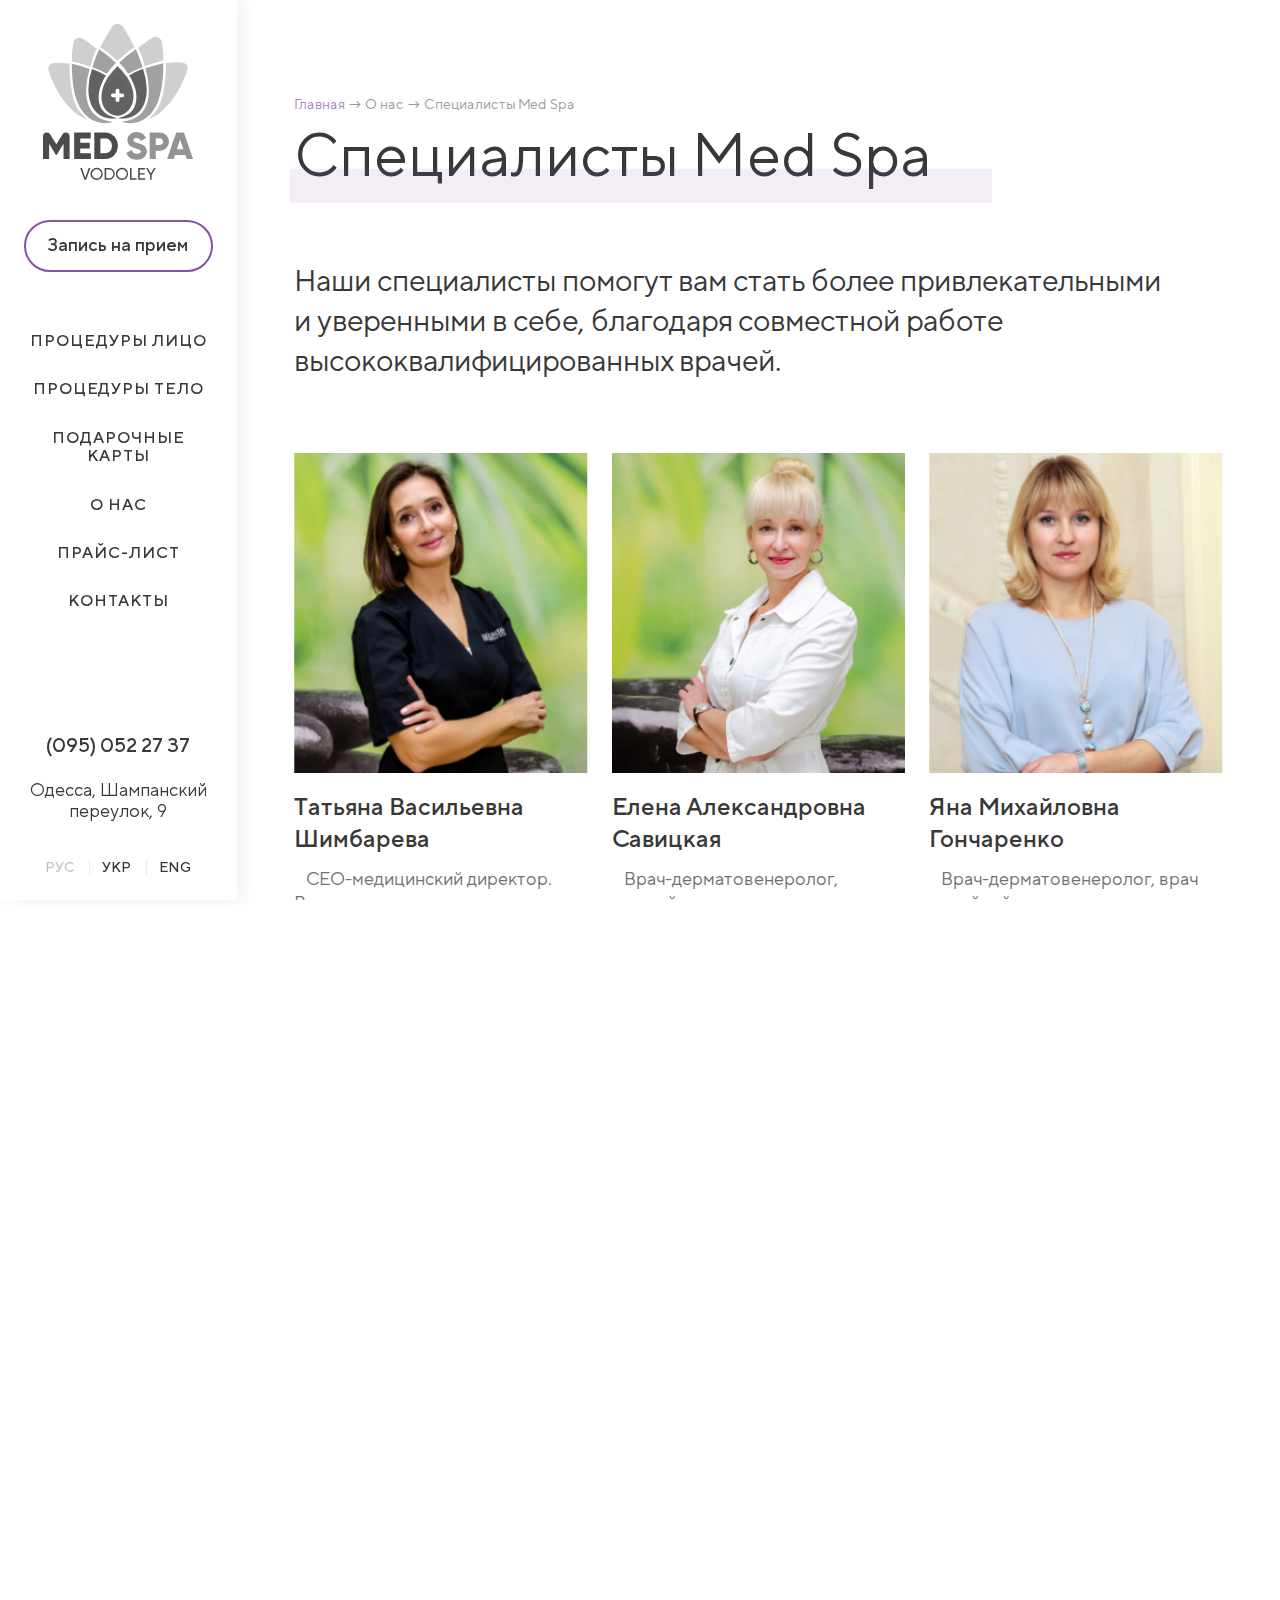
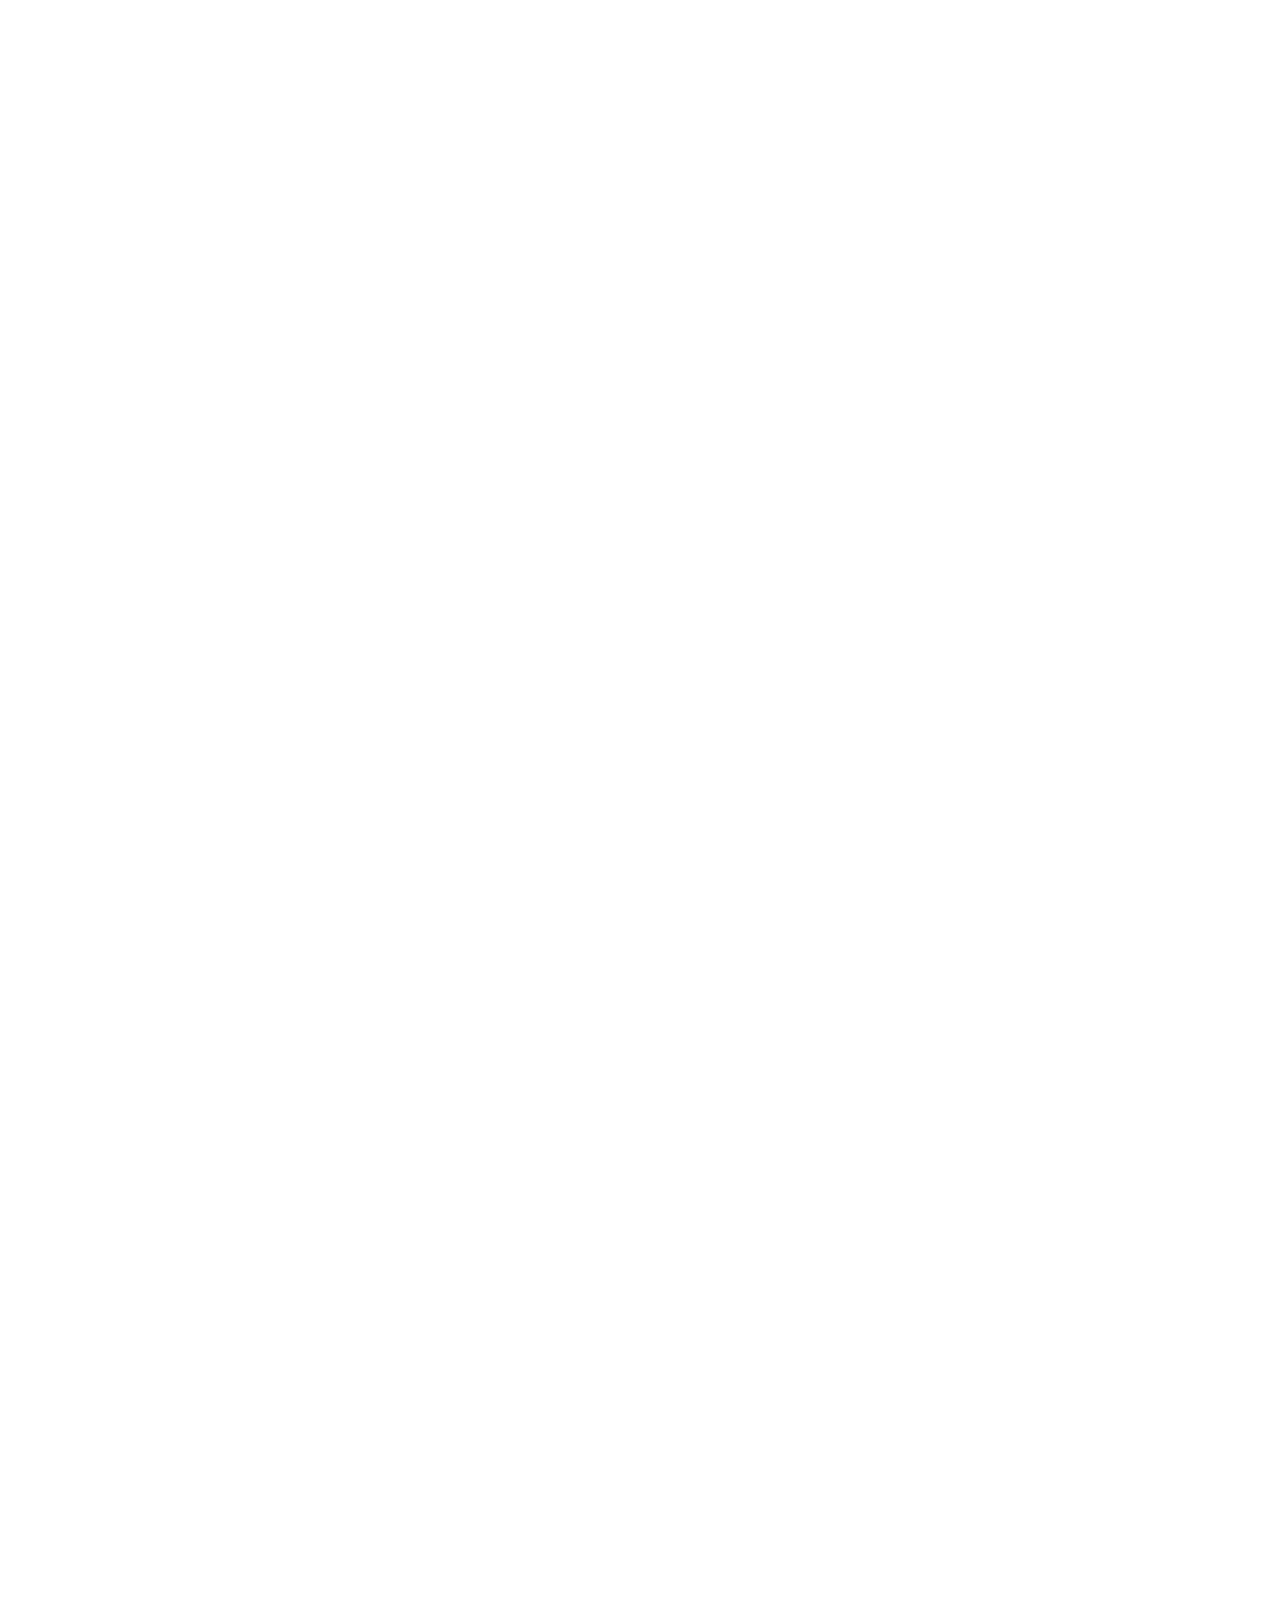
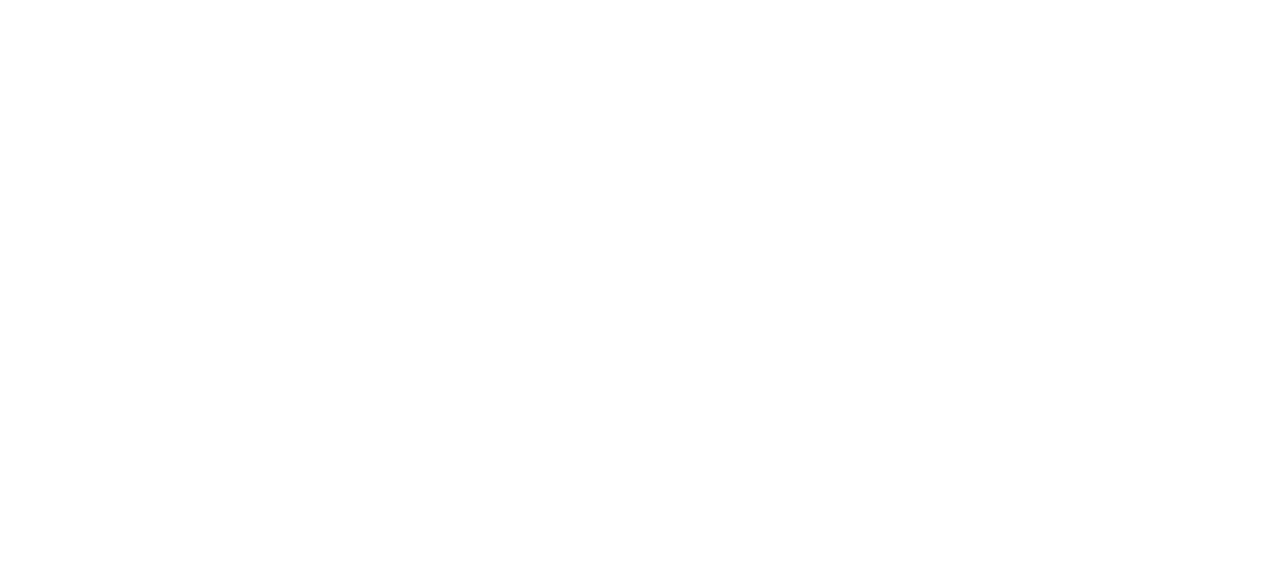
<file: docs/html/page-workers.html>
<!DOCTYPE html>
<html lang="en">
<head>
	<meta charset="UTF-8">
	<meta http-equiv="X-UA-Compatible" content="IE=edge">
	<meta name="viewport" content="width=device-width, initial-scale=1.0">
	<link rel="stylesheet" href="https://pro.fontawesome.com/releases/v5.10.0/css/all.css" integrity="sha384-AYmEC3Yw5cVb3ZcuHtOA93w35dYTsvhLPVnYs9eStHfGJvOvKxVfELGroGkvsg+p" crossorigin="anonymous"/>
	<link rel="stylesheet" href="../fonts/stylesheet.css">
	<link rel="stylesheet" href="../css/main.css">
	<title>page-workers</title>
</head>
<body>

	<div id="overlay"></div>

	<div class="modalForm">
		Form here
		<button class="closeForm">
			<img src="../img/cross.svg" alt="cross" class="img-svg">
		</button>
	</div>

	<div class="modalVideo">
		<iframe src="https://www.youtube.com/embed/MSkDGa9Ei4U" title="YouTube video player" frameborder="0" allow="accelerometer; autoplay; clipboard-write; encrypted-media; gyroscope; picture-in-picture" allowfullscreen></iframe>
		<button class="closeVideo">
			<img src="../img/cross.svg" alt="cross" class="img-svg">
		</button>
	</div>

	<!-- header start -->
	<header>
		<div class="wrapper">
			<a href="./page-home.html" class="logo">
				<img src="../img/logo_multicolored.svg" alt="logo" class="img-svg native">
			</a>
			<div class="buttons">
				<button>
					<img src="../img/icon_telegram.svg" alt="icon_telegram" class="img-svg">
				</button>
				<button>
					<img src="../img/icon_phone.svg" alt="icon_phone" class="img-svg">
				</button>
				<button class="openHambMenu active">
					<img src="../img/hamburger.svg" alt="hamburger" class="img-svg">
				</button>
				<button class="closeHambMenu">
					<img src="../img/cross.svg" alt="cross" class="img-svg">
				</button>
			</div>
		</div>
	</header>

	<div class="hambMenu">
		<div class="aside_contacts">
			<div class="phone">
				<a href="tel:">
					<i class="fab fa-telegram-plane"></i>
					(095) 052 27 37
					<i class="fas fa-chevron-down"></i>
				</a>
				<ul>
					<li><a href="tel:">(095) 052 27 37</a></li>
					<li><a href="tel:">(095) 052 27 37</a></li>
				</ul>
			</div>
			<ul class="languages">
				<li class="current">
					<a href="#">Рус</a>
				</li>
				<li>
					<a href="#">Укр</a>
				</li>
				<li>
					<a href="#">Eng</a>
				</li>
			</ul>
		</div>

		<nav>
			<li class="mainItem">
				<h4>Процедуры лицо
					<i class="fas fa-chevron-down"></i>
				</h4>
				<ul class="submenu">
					<li><a href="./single-service.html">SMAS лифтинг Ultraformer</a></li>
					<li><a href="./single-service.html">Всезенонная лазерная шлифовка LaseMD</a></li>
					<li><a href="./single-service.html">Вакуумный гидропилинг Aquapure</a></li>
					<li><a href="./single-service.html">Фотоомоложение Lumenis M22</a></li>
					<li><a href="./single-service.html">Лазерное омоложение LaseMD</a></li>
					<li><a href="./single-service.html">Аквапилинг Aquapure</a></li>
					<li><a href="./single-service.html">Инъекции красоты</a></li>
				</ul>
			</li>
			<li class="mainItem">
				<h4>Процедуры тело
					<i class="fas fa-chevron-down"></i>
				</h4>
				<ul class="submenu">
					<li><a href="./single-service.html">SMAS лифтинг Ultraformer</a></li>
					<li><a href="./single-service.html">Всезенонная лазерная шлифовка LaseMD</a></li>
					<li><a href="./single-service.html">Вакуумный гидропилинг Aquapure</a></li>
					<li><a href="./single-service.html">Фотоомоложение Lumenis M22</a></li>
					<li><a href="./single-service.html">Лазерное омоложение LaseMD</a></li>
					<li><a href="./single-service.html">Аквапилинг Aquapure</a></li>
					<li><a href="./single-service.html">Инъекции красоты</a></li>
				</ul>
			</li>
			<li class="mainItem">
				<h4>О нас
					<i class="fas fa-chevron-down"></i>
				</h4>
				<ul class="submenu">
					<li><a href="./page-about.html">О нас</a></li>
				</ul>
			</li>
			<li class="mainItem">
				<h4>Специалисты
					<i class="fas fa-chevron-down"></i>
				</h4>
				<ul class="submenu">
					<li><a href="./page-workers.html">Команда</a></li>
				</ul>
			</li>
			<li class="mainItem">
				<h4>Контакты
					<i class="fas fa-chevron-down"></i>
				</h4>
				<ul class="submenu">
					<li><a href="./page-contacts.html">Контакты</a></li>
				</ul>
			</li>
		</nav>

		<button class="openForm">
			Запись на прием
		</button>
	</div>
	<!-- header end -->

	<aside>
		<a href="./page-home.html" class="logo">
			<img src="../img/med_spa_logo_multicolored.svg" alt="med_spa_logo" class="img-svg native">
		</a>

		<button class="openForm">
			Запись на прием
		</button>

		<nav>
			<li>Процедуры лицо</li>
			<li>Процедуры тело</li>
			<li>Подарочные карты</li>
			<li>О нас</li>
			<li>Прайс-лист</li>
			<li>Контакты</li>
		</nav>

		<div class="aside_contacts">
			<div class="phone">
				<a href="tel:">
					<i class="fab fa-telegram-plane"></i>
					(095) 052 27 37
					<i class="fas fa-chevron-down"></i>
				</a>
				<ul>
					<li><a href="tel:">(095) 052 27 37</a></li>
					<li><a href="tel:">(095) 052 27 37</a></li>
				</ul>
			</div>
			<span>
				Одесса, Шампанский переулок, 9
			</span>
			<ul class="languages">
				<li class="current">
					<a href="#">Рус</a>
				</li>
				<li>
					<a href="#">Укр</a>
				</li>
				<li>
					<a href="#">Eng</a>
				</li>
			</ul>
		</div>
	</aside>

	<div class="submenus">
		<button class="closeSubmenus">
			<img src="../img/cross.svg" alt="cross" class="img-svg">
		</button>
		<div class="submenu">
			<h2>Процедуры лицо</h2>
			<ul>
				<li><a href="./single-service.html">SMAS лифтинг Ultraformer</a></li>
				<li><a href="./single-service.html">Всезенонная лазерная шлифовка LaseMD</a></li>
				<li><a href="./single-service.html">Вакуумный гидропилинг Aquapure</a></li>
				<li><a href="./single-service.html">Фотоомоложение Lumenis M22</a></li>
				<li><a href="./single-service.html">Лазерное омоложение LaseMD</a></li>
				<li><a href="./single-service.html">Аквапилинг Aquapure</a></li>
				<li><a href="./single-service.html">Инъекции красоты</a></li>
			</ul>
		</div>
		<div class="submenu">
			<h2>Процедуры тело</h2>
			<ul>
				<li><a href="./single-service.html">SMAS лифтинг Ultraformer</a></li>
				<li><a href="./single-service.html">Всезенонная лазерная шлифовка LaseMD</a></li>
				<li><a href="./single-service.html">Вакуумный гидропилинг Aquapure</a></li>
				<li><a href="./single-service.html">Фотоомоложение Lumenis M22</a></li>
				<li><a href="./single-service.html">Лазерное омоложение LaseMD</a></li>
				<li><a href="./single-service.html">Аквапилинг Aquapure</a></li>
				<li><a href="./single-service.html">Инъекции красоты</a></li>
			</ul>
		</div>
		<div class="submenu">
			<h2>Подарочные карты</h2>
			<ul>
				<li><a href="./single-service.html">SMAS лифтинг Ultraformer</a></li>
				<li><a href="./single-service.html">Всезенонная лазерная шлифовка LaseMD</a></li>
				<li><a href="./single-service.html">Вакуумный гидропилинг Aquapure</a></li>
				<li><a href="./single-service.html">Фотоомоложение Lumenis M22</a></li>
				<li><a href="./single-service.html">Лазерное омоложение LaseMD</a></li>
				<li><a href="./single-service.html">Аквапилинг Aquapure</a></li>
				<li><a href="./single-service.html">Инъекции красоты</a></li>
			</ul>
		</div>
		<div class="submenu">
			<h2>О нас</h2>
			<ul>
				<li><a href="./page-about.html">О нас</a></li>
				<li><a href="./page-workers.html">Команда</a></li>
			</ul>
		</div>
		<div class="submenu">
			<h2>Прайс-лист</h2>
			<ul>
				<li><a href="./single-service.html#prices">SMAS лифтинг Ultraformer</a></li>
				<li><a href="./single-service.html#prices">Всезенонная лазерная шлифовка LaseMD</a></li>
				<li><a href="./single-service.html#prices">Вакуумный гидропилинг Aquapure</a></li>
				<li><a href="./single-service.html#prices">Фотоомоложение Lumenis M22</a></li>
				<li><a href="./single-service.html#prices">Лазерное омоложение LaseMD</a></li>
				<li><a href="./single-service.html#prices">Аквапилинг Aquapure</a></li>
				<li><a href="./single-service.html#prices">Инъекции красоты</a></li>
			</ul>
		</div>
		<div class="submenu">
			<h2>Контакты</h2>
			<ul>
				<li><a href="./page-contacts.html">Контакты</a></li>
			</ul>
		</div>
	</div>

	<main>

		<section class="workers">
			<div class="wrapper">
				<div class="breadcrumbs"><a href="./page-home.html">Главная</a>   →   <a href="./page-home.html">О нас</a>   →   Специалисты Med Spa</div>
				<h1 class="page_title">Специалисты Med Spa</h1>
				<p>Наши специалисты помогут вам стать более привлекательными и уверенными в себе, благодаря совместной работе высококвалифицированных врачей.</p>
				<div class="cards">

					<div class="card">
						<div class="bg">
							<img src="../img/worker_1.png" alt="worker">
						</div>
						<h4>Татьяна Васильевна Шимбарева</h4>
						<p>
							<i class="fas fa-plus"></i>
							CEO-медицинский директор. Врач дермато-венеролог высшей категории
						</p>
					</div>
					<div class="card">
						<div class="bg">
							<img src="../img/worker_2.png" alt="worker">
						</div>
						<h4>Елена Александровна Савицкая</h4>
						<p>
							<i class="fas fa-plus"></i>
							Врач-дерматовенеролог, высшей категории, врач-трихолог
						</p>
					</div>
					<div class="card">
						<div class="bg">
							<img src="../img/worker_3.png" alt="worker">
						</div>
						<h4>Яна Михайловна Гончаренко</h4>
						<p>
							<i class="fas fa-plus"></i>
							Врач-дерматовенеролог, врач семейной медицины
						</p>
					</div>
					<div class="card">
						<div class="bg">
							<img src="../img/worker_4.png" alt="worker">
						</div>
						<h4>Кристина Брикульская</h4>
						<p>
							<i class="fas fa-plus"></i>
							Мастер LPG массажа
						</p>
					</div>
					<div class="card">
						<div class="bg">
							<img src="../img/worker_1.png" alt="worker">
						</div>
						<h4>Татьяна Васильевна Шимбарева</h4>
						<p>
							<i class="fas fa-plus"></i>
							CEO-медицинский директор. Врач дермато-венеролог высшей категории
						</p>
					</div>
					<div class="card">
						<div class="bg">
							<img src="../img/worker_2.png" alt="worker">
						</div>
						<h4>Елена Александровна Савицкая</h4>
						<p>
							<i class="fas fa-plus"></i>
							Врач-дерматовенеролог, высшей категории, врач-трихолог
						</p>
					</div>
					<div class="card">
						<div class="bg">
							<img src="../img/worker_3.png" alt="worker">
						</div>
						<h4>Яна Михайловна Гончаренко</h4>
						<p>
							<i class="fas fa-plus"></i>
							Врач-дерматовенеролог, врач семейной медицины
						</p>
					</div>
					<div class="card">
						<div class="bg">
							<img src="../img/worker_4.png" alt="worker">
						</div>
						<h4>Кристина Брикульская</h4>
						<p>
							<i class="fas fa-plus"></i>
							Мастер LPG массажа
						</p>
					</div>
					<div class="card">
						<div class="bg">
							<img src="../img/worker_1.png" alt="worker">
						</div>
						<h4>Татьяна Васильевна Шимбарева</h4>
						<p>
							<i class="fas fa-plus"></i>
							CEO-медицинский директор. Врач дермато-венеролог высшей категории
						</p>
					</div>
					<div class="card">
						<div class="bg">
							<img src="../img/worker_2.png" alt="worker">
						</div>
						<h4>Елена Александровна Савицкая</h4>
						<p>
							<i class="fas fa-plus"></i>
							Врач-дерматовенеролог, высшей категории, врач-трихолог
						</p>
					</div>
					<div class="card">
						<div class="bg">
							<img src="../img/worker_3.png" alt="worker">
						</div>
						<h4>Яна Михайловна Гончаренко</h4>
						<p>
							<i class="fas fa-plus"></i>
							Врач-дерматовенеролог, врач семейной медицины
						</p>
					</div>
					<div class="card">
						<div class="bg">
							<img src="../img/worker_4.png" alt="worker">
						</div>
						<h4>Кристина Брикульская</h4>
						<p>
							<i class="fas fa-plus"></i>
							Мастер LPG массажа
						</p>
					</div>
					<div class="card">
						<div class="bg">
							<img src="../img/worker_3.png" alt="worker">
						</div>
						<h4>Яна Михайловна Гончаренко</h4>
						<p>
							<i class="fas fa-plus"></i>
							Врач-дерматовенеролог, врач семейной медицины
						</p>
					</div>
					<div class="card">
						<div class="bg">
							<img src="../img/worker_4.png" alt="worker">
						</div>
						<h4>Кристина Брикульская</h4>
						<p>
							<i class="fas fa-plus"></i>
							Мастер LPG массажа
						</p>
					</div>

				</div>
			</div>
		</section>

		<!-- footer start -->
		<footer>
			<div class="wrapper">

				<nav>

					<div class="footer_block contact_info">
						<h4>
							Контакты
						</h4>
						<ul class="contacts">
							<li>Одесса, Шампанский переулок, 9</li>
							<li>
								<a href="tel:">+38 048 728 07 88</a>
								<span>Ресепшн</span>
							</li>
							<li>
								<a href="tel:">+38 095 052 27 37</a>
							</li>
							<li>
								<a href="tel:">+38 048 772 00 52</a>
							</li>
							<li>
								<a href="mailto:medspaod@gmail.com">medspaod@gmail.com</a>
							</li>
							<li class="socials">
								<a href="#">
									<img src="../img/icon_telegram.svg" alt="icon_telegram" class="img-svg">
								</a>
								<a href="#">
									<img src="../img/icon_facebook.svg" alt="icon_facebook" class="img-svg">
								</a>
								<a href="#">
									<img src="../img/icon_instagram.svg" alt="icon_instagram" class="img-svg">
								</a>
								<a href="#">
									<img src="../img/icon_youtube.svg" alt="icon_youtube" class="img-svg">
								</a>
							</li>
						</ul>
					</div>

					<div class="footer_block">
						<h4>
							Уход за лицом
							<i class="fas fa-chevron-down"></i>
						</h4>
						<ul>
							<li><a href="">SMAS лифтинг Ultraformer</a></li>
							<li><a href="">Всезенонная лазерная шлифовка LaseMD</a></li>
							<li><a href="">Вакуумный гидропилинг Aquapure</a></li>
							<li><a href="">Фотоомоложение Lumenis M22</a></li>
							<li><a href="">Лазерное омоложение LaseMD</a></li>
							<li><a href="">Аквапилинг Aquapure</a></li>
							<li><a href="">Инъекции красоты</a></li>
						</ul>
					</div>

					<div class="footer_block">
						<h4>
							Уход за телом
							<i class="fas fa-chevron-down"></i>
						</h4>
						<ul>
							<li><a href="">Ультразвуковая липосакция</a></li>
							<li><a href="">Ультраформер</a></li>
							<li><a href="">Игольчатый радиоволновой лифтинг Инфини Лютроник</a></li>
							<li><a href="./single-service.html">Лазерная эпиляция Люменис</a></li>
							<li><a href="">Коррекция и лифтинг тела Роболекс</a></li>
							<li><a href="">Массаж</a></li>
							<li><a href="">Гидромассаж</a></li>
						</ul>
					</div>

					<div class="footer_block">
						<h4>
							Компания
							<i class="fas fa-chevron-down"></i>
						</h4>
						<ul>
							<li><a href="./page-about.html">О нас</a></li>
							<li><a href="">Отзывы</a></li>
							<li><a href="./page-workers.html">Команда</a></li>
							<li><a href="">Сертификаты</a></li>
							<li><a href="./page-contacts.html">Контакты</a></li>
							<li><a href="">Политика конфиденциальности</a></li>
							<li><a href="">Условия пользования сайтом</a></li>
						</ul>
					</div>

				</nav>

				<div class="copyright">
					<span>© 2021 MedSpa Vodoley</span>
					<span>Медицинская лицензия от 05.04.2018 р. №622 Vodoley Spa</span>
					<span>
						<a href="#">Разработка сайта — NextWeb</a>
					</span>
				</div>
			</div>
		</footer>
		<!-- footer end -->

	</main>
	<script src="../js/libs/jquery-3.5.1.min.js"></script>
	<script src="../js/libs/slick.min.js"></script>
	<script src="../js/main.js"></script>

	<script>
		window.addEventListener('load', () => {
		});
	</script>
</body>
</html>
</file>
<file: fonts/stylesheet.css>
/* #### Generated By: http://www.cufonfonts.com #### */

    @font-face {
    font-family: 'TT Norms Pro Regular';
    font-style: normal;
    font-weight: normal;
    src: local('TT Norms Pro Regular'), url('TT Norms Pro Regular.woff') format('woff');
    }
    

    @font-face {
    font-family: 'TT Norms Pro Italic';
    font-style: normal;
    font-weight: normal;
    src: local('TT Norms Pro Italic'), url('TT Norms Pro Italic.woff') format('woff');
    }
    

    @font-face {
    font-family: 'TT Norms Pro Thin';
    font-style: normal;
    font-weight: normal;
    src: local('TT Norms Pro Thin'), url('TT Norms Pro Thin.woff') format('woff');
    }
    

    @font-face {
    font-family: 'TT Norms Pro Thin Italic';
    font-style: normal;
    font-weight: normal;
    src: local('TT Norms Pro Thin Italic'), url('TT Norms Pro Thin Italic.woff') format('woff');
    }
    

    @font-face {
    font-family: 'TT Norms Pro ExtraLight';
    font-style: normal;
    font-weight: normal;
    src: local('TT Norms Pro ExtraLight'), url('TT Norms Pro ExtraLight.woff') format('woff');
    }
    

    @font-face {
    font-family: 'TT Norms Pro ExtraLight Italic';
    font-style: normal;
    font-weight: normal;
    src: local('TT Norms Pro ExtraLight Italic'), url('TT Norms Pro ExtraLight Italic.woff') format('woff');
    }
    

    @font-face {
    font-family: 'TT Norms Pro Light';
    font-style: normal;
    font-weight: normal;
    src: local('TT Norms Pro Light'), url('TT Norms Pro Light.woff') format('woff');
    }
    

    @font-face {
    font-family: 'TT Norms Pro Light Italic';
    font-style: normal;
    font-weight: normal;
    src: local('TT Norms Pro Light Italic'), url('TT Norms Pro Light Italic.woff') format('woff');
    }
    

    @font-face {
    font-family: 'TT Norms Pro Medium';
    font-style: normal;
    font-weight: normal;
    src: local('TT Norms Pro Medium'), url('TT Norms Pro Medium.woff') format('woff');
    }
    

    @font-face {
    font-family: 'TT Norms Pro Medium Italic';
    font-style: normal;
    font-weight: normal;
    src: local('TT Norms Pro Medium Italic'), url('TT Norms Pro Medium Italic.woff') format('woff');
    }
    

    @font-face {
    font-family: 'TT Norms Pro Bold';
    font-style: normal;
    font-weight: normal;
    src: local('TT Norms Pro Bold'), url('TT Norms Pro Bold.woff') format('woff');
    }
    

    @font-face {
    font-family: 'TT Norms Pro Bold Italic';
    font-style: normal;
    font-weight: normal;
    src: local('TT Norms Pro Bold Italic'), url('TT Norms Pro Bold Italic.woff') format('woff');
    }
    

    @font-face {
    font-family: 'TT Norms Pro ExtraBold';
    font-style: normal;
    font-weight: normal;
    src: local('TT Norms Pro ExtraBold'), url('TT Norms Pro ExtraBold.woff') format('woff');
    }
    

    @font-face {
    font-family: 'TT Norms Pro ExtraBold Italic';
    font-style: normal;
    font-weight: normal;
    src: local('TT Norms Pro ExtraBold Italic'), url('TT Norms Pro ExtraBold Italic.woff') format('woff');
    }
    

    @font-face {
    font-family: 'TT Norms Pro Black';
    font-style: normal;
    font-weight: normal;
    src: local('TT Norms Pro Black'), url('TT Norms Pro Black.woff') format('woff');
    }
    

    @font-face {
    font-family: 'TT Norms Pro Black Italic';
    font-style: normal;
    font-weight: normal;
    src: local('TT Norms Pro Black Italic'), url('TT Norms Pro Black Italic.woff') format('woff');
    }
    

    @font-face {
    font-family: 'TT Norms Pro ExtraBlack';
    font-style: normal;
    font-weight: normal;
    src: local('TT Norms Pro ExtraBlack'), url('TT Norms Pro ExtraBlack.woff') format('woff');
    }
    

    @font-face {
    font-family: 'TT Norms Pro ExtraBlack Italic';
    font-style: normal;
    font-weight: normal;
    src: local('TT Norms Pro ExtraBlack Italic'), url('TT Norms Pro ExtraBlack Italic.woff') format('woff');
    }
</file>
<file: css/main.css>
html,body,div,span,applet,object,iframe,h1,h2,h3,h4,h5,h6,p,blockquote,pre,a,abbr,acronym,address,big,cite,code,del,dfn,em,img,ins,kbd,q,s,samp,small,strike,strong,sub,sup,tt,var,b,u,center,dl,dt,dd,ol,ul,li,fieldset,form,label,legend,table,caption,tbody,tfoot,thead,tr,th,td,article,aside,canvas,details,embed,figure,figcaption,footer,header,hgroup,menu,nav,output,ruby,section,summary,time,mark,audio,video,button{margin:0;padding:0;border:0;font-size:100%;font-family:'TT Norms Pro', sans-serif;vertical-align:baseline}article,aside,details,figcaption,figure,footer,header,hgroup,menu,nav,section{display:block}ul{list-style:none}ul li{position:relative}blockquote,q{quotes:none}blockquote:before,blockquote:after,q:before,q:after{content:'';content:none}table{border-collapse:collapse;border-spacing:0}button{border:none;background-color:transparent;cursor:pointer;padding:0;outline:none}li,a,span{display:inline-block;outline:none}img{width:100%;user-select:none;outline:none}h1,h2,h3,h4,h5,h6{font-weight:bold}svg{overflow:visible}svg:not(.native){fill:inherit;fill:inherit}h1{font-size:72px;font-weight:normal}h2{font-size:48px;font-weight:normal}h3{font-size:36px;font-weight:500}h4{font-size:24px;font-weight:500;line-height:1.33}.bg{position:relative;background-position:center;background-repeat:no-repeat;background-size:cover;overflow:hidden}.bg>img{position:absolute;z-index:0;left:50%;top:50%;transform:translate(-50%, -50%);width:110%;height:auto}.b-overlay{position:relative}.b-overlay:before{content:'';position:absolute;z-index:150;left:0;top:0;right:0;bottom:0;background-color:rgba(0,0,0,0.2)}.breadcrumbs{font-size:14px;color:#717171;opacity:0.7}.breadcrumbs a:hover{color:#8651a7}.breadcrumbs a:first-of-type{color:#8651a7}h1.page_title{margin-top:8px;position:relative;width:max-content}h1.page_title:after{content:'';position:absolute;z-index:0;bottom:0;left:0;transform:translate(-4px, 40%);background-color:rgba(134,81,167,0.1);width:110%;height:50%}.slick-track{height:100%}*{color:inherit;text-decoration:none;box-sizing:border-box;line-height:1.15;text-decoration-thickness:2px}a,button,svg,.fas{transition:all 0.15s linear}html{width:100vw;overflow-x:hidden;scroll-behavior:unset;position:relative;height:100%}body{width:100%;height:100%;position:relative;z-index:1;overflow-x:hidden;display:flex;flex-wrap:wrap}body.discroll{position:fixed;overflow:hidden}main{width:100%;padding-left:18.5vw}section{position:relative;z-index:5;overflow:hidden;color:#383838;width:100%}.wrapper{width:89%;margin:0 auto;position:relative;z-index:5}#overlay{position:fixed;z-index:1000;left:0;top:0;right:0;bottom:0;width:100vw;height:100vh;overflow:hidden;cursor:pointer;transition:all 0.2s linear;opacity:0;visibility:hidden}#overlay.active{opacity:1;visibility:visible}#overlay{position:fixed;z-index:150;left:0;top:0;right:0;bottom:0;width:100vw;height:100vh;background-color:rgba(0,0,0,0);backdrop-filter:blur(15.1px);-webkit-backdrop-filter:blur(15.1px);cursor:pointer;transition:all 0.2s linear;opacity:0;visibility:hidden}#overlay.active{opacity:1;visibility:visible}aside{width:18.5vw;height:100vh;position:fixed;z-index:400;left:0;top:0;padding:36px 36px 36px;background-color:#fff;box-shadow:6px 0 18px 0 rgba(0,0,0,0.06);text-align:center;color:#383838;display:flex;flex-direction:column}aside .logo{transition:all 0.2s linear;filter:grayscale(100%)}aside .logo:hover{filter:grayscale(0)}aside .openForm{margin-top:36px;padding:13px 0 14px;width:100%;border-radius:30px;background-color:rgba(0,0,0,0);border:solid 2px #8651a7;font-size:18px;font-weight:500}aside .openForm:hover{background-color:#8651a7;color:#fff}aside nav{margin-top:60px}aside nav li{display:block;font-size:16px;font-weight:500;text-transform:uppercase;letter-spacing:0.96px;cursor:pointer}aside nav li:not(:first-child){margin-top:30px}aside nav li:hover{color:#8651a7}aside .aside_contacts{margin-top:auto}aside .aside_contacts .phone{font-size:24px;font-weight:500;position:relative}aside .aside_contacts .phone>a{display:flex;justify-content:center;align-items:center}aside .aside_contacts .phone>a:hover{color:#8651a7}aside .aside_contacts .phone>a:hover+ul{max-height:300px;opacity:1;visibility:visible}aside .aside_contacts .phone>a .fa-telegram-plane{margin-right:8px;opacity:0.5;font-size:20px}aside .aside_contacts .phone>a .fa-chevron-down{margin-left:8px;opacity:0.5;font-size:16px;font-weight:200}aside .aside_contacts .phone>ul{position:absolute;left:0;top:100%;right:0;max-height:0;opacity:0;visibility:hidden;transition:all 0.2s linear;background-color:#fff;padding:0 10px 10px 10px}aside .aside_contacts .phone>ul:hover{max-height:300px;opacity:1;visibility:visible}aside .aside_contacts .phone>ul li{margin-top:8px}aside .aside_contacts .phone>ul li:hover a{color:#8651a7}aside .aside_contacts span{margin-top:24px;font-size:18px}aside .aside_contacts .languages{margin-top:36px}aside .aside_contacts .languages li{font-size:14px;font-weight:500;text-transform:uppercase;padding:0 18px}aside .aside_contacts .languages li:not(:first-child){border-left:1px solid rgba(56,56,56,0.1)}aside .aside_contacts .languages li.current{color:rgba(56,56,56,0.3);pointer-events:none}aside .aside_contacts .languages li:hover a{color:#8651a7}.submenus{width:43vw;height:100vh;position:fixed;z-index:200;left:18.5vw;top:0;bottom:0;padding:144px 144px 0 72px;background-color:#fff;text-align:left;transition:all 0.2s linear;opacity:0;visibility:hidden;transform:translateX(-30%)}.submenus.active{opacity:1;visibility:visible;transform:translateX(0)}.submenus .submenu{transition:all 0.2s linear;display:none}.submenus .submenu.active{display:block}.submenus ul{margin-top:72px}.submenus ul li{font-size:24px}.submenus ul li:not(:first-child){margin-top:24px}.submenus ul li:hover a{color:#8651a7}.submenus .closeSubmenus{position:absolute;right:48px;top:48px;cursor:pointer}.submenus .closeSubmenus svg{stroke:#717171;stroke-width:2px}.submenus .closeSubmenus:hover svg{stroke:#8651a7}header{display:none;width:100%;height:72px;background-color:#fff;box-shadow:0 6px 18px 0 rgba(0,0,0,0.06);position:fixed;z-index:400;left:0;top:0;right:0;transition:all 0.2s linear}header.hide{opacity:0;visibility:hidden}header .wrapper{display:flex;justify-content:space-between;align-items:center;padding:12px 0}header .logo{transition:all 0.2s linear;filter:grayscale(100%)}header .logo:hover{filter:grayscale(0)}header .buttons{display:flex;justify-content:space-between;align-items:center;position:relative}header .buttons button:not(:first-child){margin-left:18px}header .buttons button svg{width:30px;height:30px;fill:rgba(113,113,113,0.5)}header .buttons button:hover svg{fill:#8651a7}header .buttons button.closeHambMenu{stroke:rgba(113,113,113,0.5)}header .buttons button.closeHambMenu svg{stroke-width:3px}header .buttons button.closeHambMenu:hover svg{stroke:#8651a7}header .openHambMenu{right:0;transition:all 0.2s linear;opacity:0;visibility:hidden;position:absolute}header .openHambMenu.active{opacity:1;visibility:visible;position:relative}header .closeHambMenu{right:0;transition:all 0.2s linear;opacity:0;visibility:hidden;position:absolute}header .closeHambMenu.active{opacity:1;visibility:visible;position:relative}.hambMenu{display:none;width:100%;background-color:#ededee;position:fixed;z-index:400;left:0;top:72px;right:0;padding:24px 18px 36px;overflow-y:scroll;max-height:70vh;transition:all 0.2s linear;opacity:0;visibility:hidden}.hambMenu.active{opacity:1;visibility:visible}.hambMenu .aside_contacts{width:max-content;margin:0 auto}.hambMenu .aside_contacts .phone{font-size:20px;font-weight:500;position:relative}.hambMenu .aside_contacts .phone>a{display:flex;justify-content:center;align-items:center}.hambMenu .aside_contacts .phone>a:hover{color:#8651a7}.hambMenu .aside_contacts .phone>a:hover+ul{max-height:300px;opacity:1;visibility:visible}.hambMenu .aside_contacts .phone>a .fa-telegram-plane{margin-right:8px;opacity:0.5;font-size:20px}.hambMenu .aside_contacts .phone>a .fa-chevron-down{margin-left:8px;opacity:0.5;font-size:16px;font-weight:200}.hambMenu .aside_contacts .phone>ul{position:absolute;z-index:200;left:0;top:100%;right:0;max-height:0;opacity:0;visibility:hidden;transition:all 0.2s linear;background-color:#ededee;padding:0 10px 10px 10px;text-align:center}.hambMenu .aside_contacts .phone>ul:hover{max-height:300px;opacity:1;visibility:visible}.hambMenu .aside_contacts .phone>ul li{margin-top:8px}.hambMenu .aside_contacts .phone>ul li:hover a{color:#8651a7}.hambMenu .aside_contacts span{margin-top:24px;font-size:18px}.hambMenu .aside_contacts .languages{margin-top:24px}.hambMenu .aside_contacts .languages li{font-size:14px;font-weight:500;text-transform:uppercase;padding:0 18px}.hambMenu .aside_contacts .languages li:not(:first-child){border-left:1px solid rgba(56,56,56,0.1)}.hambMenu .aside_contacts .languages li.current{color:rgba(56,56,56,0.3);pointer-events:none}.hambMenu .aside_contacts .languages li:hover a{color:#8651a7}.hambMenu nav{margin-top:24px;padding-top:24px;border-top:1px solid rgba(56,56,56,0.1)}.hambMenu nav .mainItem{display:block;width:max-content}.hambMenu nav .mainItem:not(:first-child){margin-top:30px}.hambMenu nav .mainItem.active h4 i{transform:rotate(180deg)}.hambMenu nav .mainItem.active .submenu{max-height:1000px;opacity:1;visibility:visible;margin-top:18px}.hambMenu nav h4{display:flex;justify-content:space-between;align-items:center;cursor:pointer;font-size:20px;font-weight:500;transition:all 0.2s linear}.hambMenu nav h4:hover{color:#8651a7}.hambMenu nav h4:hover i{color:#8651a7}.hambMenu nav h4 i{font-size:12px;font-weight:normal;color:#717171;transition:all 0.2s linear;transform:rotate(0)}.hambMenu nav .submenu{padding-right:36px;transition:all 0.2s linear;max-height:0;opacity:0;visibility:hidden;margin-top:0}.hambMenu nav .submenu li{display:block;width:max-content;font-size:18px;line-height:1.33}.hambMenu nav .submenu li:not(:first-child){margin-top:12px}.hambMenu nav .submenu li:hover{color:#8651a7}.hambMenu .openForm{margin:36px auto 0;display:block;padding:13px 0 14px;width:100%;max-width:324px;border-radius:30px;background-color:rgba(0,0,0,0);border:solid 2px #8651a7;font-size:18px;font-weight:500}.hambMenu .openForm:hover{background-color:#8651a7;color:#fff}.modalVideo{position:fixed;z-index:1000;top:50%;left:59vw;transform:translate(-50%, -50%);width:40vw;max-height:70vh;background-color:#fff;padding:36px;box-shadow:0 18px 36px 0 rgba(0,0,0,0.12);transition:all 0.2s linear;opacity:0;visibility:hidden}.modalVideo.active{opacity:1;visibility:visible}.modalVideo .closeVideo{position:absolute;right:24px;top:24px;cursor:pointer}.modalVideo .closeVideo svg{stroke:#717171;stroke-width:2px}.modalVideo .closeVideo:hover svg{stroke:#8651a7}section.banner{height:100vh;color:#fff;display:inline-flex}section.banner .slide{width:81.5vw;height:100%;display:inline-flex;flex-direction:column;justify-content:flex-end}section.banner button.slick-arrow{position:absolute;z-index:120;bottom:30px;font-size:36px}section.banner button.slick-arrow:nth-of-type(1){right:144px}section.banner button.slick-arrow:nth-of-type(2){right:72px}section.banner button.slick-arrow.slick-disabled{opacity:0.3;pointer-events:none}section.banner button.slick-arrow:hover{color:#8651a7}section.banner button.slick-arrow i{font-weight:100}section.banner .bannerImg{height:120%;width:auto}section.banner .wrapper{z-index:160;margin-top:auto;padding-bottom:36px}section.banner .wrapper h3{color:rgba(255,255,255,0.5);text-transform:uppercase;position:relative;width:max-content;font-weight:normal}section.banner .wrapper h3 .fas{position:absolute;right:0;top:0;transform:translate(150%, -90%);font-size:16px;color:#fff}section.banner .wrapper h1{margin:18px 0 0 72px}section.banner .wrapper .openVideo{display:flex;align-items:center;margin-top:36px;font-size:16px;font-weight:500;opacity:0.5;text-transform:uppercase}section.banner .wrapper .openVideo:hover{opacity:1}section.banner .wrapper .openVideo:hover svg{fill:#8651a7}section.banner .wrapper .openVideo svg{width:48px;margin-right:12px;fill:#fff}section.banner .wrapper .bottom{display:flex;justify-content:space-between;align-items:center;margin-top:72px}section.banner .wrapper .bottom a{display:flex;align-items:center;font-size:14px;font-weight:500;opacity:0.5;text-transform:uppercase;letter-spacing:0.84px}section.banner .wrapper .bottom a:hover{opacity:1}section.banner .wrapper .bottom a svg{margin-right:12px;fill:#fff}section.services{padding-top:144px}section.services .cards{margin:72px -36px 0;display:flex;flex-wrap:wrap}section.services .card{position:relative;margin:36px;width:calc( 100% / 2 - 72px)}section.services .card:hover .bg img{opacity:0.7}section.services .card:hover .bg .buttons{opacity:1;visibility:visible}section.services .card:hover h3 a{text-decoration-color:#8651a7}@media (min-width: 1280px){section.services .card:hover h3{padding-left:72px}section.services .card:hover span{padding-left:72px}}section.services .card.all .bg{background-color:#ededee;padding:0 36px 72px 36px}section.services .card.all .bg:hover h2{text-decoration-color:#8651a7}section.services .card.all .bg:hover h2 path{opacity:1;visibility:visible}section.services .card.all .bg h2{text-decoration:underline;text-decoration-color:rgba(0,0,0,0);transition:all 0.2s linear}section.services .card.all .bg h2 svg{transform:rotate(180deg);margin-left:12px;width:24px;padding-bottom:12px}section.services .card.all .bg h2 path{stroke:#8651a7;transition:all 0.2s linear;opacity:0;visibility:hidden}section.services .card .bg{height:320px;display:flex;flex-direction:column;justify-content:flex-end;overflow:hidden;background-color:#000;z-index:5}section.services .card .bg img{width:110%;transition:all 0.2s linear}section.services .card .bg .buttons{padding:18px 40px;text-align:center;display:flex;align-items:center;transition:all 0.2s linear;opacity:0;visibility:hidden;position:relative}section.services .card .bg .buttons>*{padding:13px 0;font-size:18px;font-weight:500;color:#fff;border-radius:24px;border:1px solid rgba(255,255,255,0.3);width:50%}section.services .card .bg .buttons>*:last-child{margin-left:12px}section.services .card .bg .buttons>*:hover{background-color:#8651a7;border-color:#8651a7}section.services .card h3{margin-top:18px;transition:all 0.2s linear}section.services .card h3 a{text-decoration:underline;text-decoration-color:rgba(0,0,0,0);transition:all 0.2s linear}section.services .card span{margin-top:8px;font-size:24px;color:#717171;transition:all 0.2s linear}section.services .card span i{color:#8651a7;margin-right:12px}section.program{margin-top:144px;height:594px}section.program .wrapper{padding:96px 0}section.program h2{width:50%}section.program h2 strong{font-weight:inherit;color:#fff;background-color:#383838;padding:4px 12px}section.program p{margin-top:18px;font-size:24px;padding-left:10px}section.program form{margin-top:72px}section.director{margin-top:180px}section.director .wrapper{display:flex;padding:0 72px;height:720px}section.director .wrapper .bg{width:50%;height:100%}section.director .wrapper .info{width:50%;padding-left:72px;display:flex;flex-direction:column}section.director .wrapper .info span{margin-top:18px;font-size:20px;color:#717171}section.director .wrapper .info p{font-size:24px;line-height:1.42}section.director .wrapper .info p:first-of-type{margin-top:60px}section.director .wrapper .info p:not(:first-of-type){margin-top:18px}section.director .wrapper .info .socials{margin-top:auto;display:flex;justify-content:space-between}section.director .wrapper .info .socials a{display:flex;flex-direction:column}section.director .wrapper .info .socials a svg{width:36px;height:36px;fill:rgba(56,56,56,0.6);transition:all 0.2s linear}section.director .wrapper .info .socials a span{margin-top:12px;font-size:13px;font-weight:500;color:rgba(56,56,56,0.6);text-transform:uppercase}section.director .wrapper .info .socials a:hover svg{fill:#8651a7}section.director .wrapper .info .socials a:hover span{color:#8651a7}section.pros{margin-top:180px;color:#fff}section.pros .cards{display:flex}section.pros .cards .card{width:25%;height:420px;background-image:linear-gradient(218deg, #262626 100%, #706f70 0%);display:flex;flex-direction:column;justify-content:flex-end;padding:0 36px 48px 36px}section.pros .cards .card:hover img{opacity:0.7}section.pros .cards .card:hover .text>svg{opacity:0;visibility:hidden;transform:translateY(-50%)}section.pros .cards .card:hover .text h4{transform:translateY(0)}section.pros .cards .card:hover .text p{max-height:300px;opacity:1;visibility:visible;transform:translateY(-10%)}section.pros .cards img{transition:all 0.3s ease-in-out}section.pros .cards .text{position:relative}section.pros .cards .text svg{width:60px;height:60px;transition:all 0.2s ease-in-out}section.pros .cards .text h4{font-size:30px;font-weight:500;margin-top:18px;transition:all 0.3s ease-in-out;transform:translateY(0)}section.pros .cards .text p{margin-top:18px;font-size:18px;line-height:1.44;transition:all 0.3s ease-in-out;opacity:0;visibility:hidden;max-height:0;transform:translateY(10%)}section.reviews{margin-top:180px}section.reviews .cards{margin-top:72px;display:inline-flex;height:630px}section.reviews .card{width:272px;height:556px;margin:0 12px;transition:all 0.2s linear;transform:scale(1);backdrop-filter:blur(6.7px);display:inline-block;border-radius:24px;cursor:pointer}section.reviews .card img{width:100%;border-radius:inherit}section.reviews .card:after{content:'';position:absolute;z-index:150;left:0;top:0;right:0;bottom:0;backdrop-filter:blur(6.7px)}section.reviews .card.slick-current{transform:scale(1.12)}section.reviews .card.slick-current:after{backdrop-filter:none}section.reviews button.slick-arrow{position:absolute;z-index:100;top:30px;right:0;font-size:36px}section.reviews button.slick-arrow:nth-of-type(1){transform:translate(-72px, 0)}section.reviews button.slick-arrow.slick-disabled{opacity:0.3;pointer-events:none}section.reviews button.slick-arrow:hover{color:#8651a7}section.reviews button.slick-arrow i{font-weight:100}section.partners{margin-top:180px}section.partners .cards{display:inline-flex;flex-wrap:wrap;margin:54px -18px 0}section.partners .card{margin:18px;background-color:#a3a3a3;width:300px;height:156px}section.info{margin-top:180px;height:788px}section.info .wrapper{padding:180px 315px 180px 72px}section.info p{font-size:24px;line-height:1.33}section.info p:first-of-type{margin-top:60px}section.info p:not(:first-of-type){margin-top:18px}section.info a{margin-top:60px;text-transform:uppercase;color:#717171;font-size:16px;font-weight:bold;letter-spacing:0.96px}section.info a:hover{color:#8651a7}section.contacts{margin-top:120px;height:100vh;padding-bottom:144px}section.contacts .content{display:flex;margin-top:72px}section.contacts ul{width:50%;padding-right:72px}section.contacts li{font-size:36px;display:flex}section.contacts li>svg{width:36px;height:36px;margin-right:36px;fill:#8651a7}section.contacts li a{display:block}section.contacts li a:hover{color:#8651a7}section.contacts li span{font-size:16px;color:#717171;font-weight:500;text-transform:uppercase}section.contacts li:not(:first-child){margin-top:18px}section.contacts li.phones>div>div:not(:first-child){margin-top:18px}section.contacts li.email svg{margin-top:6px}section.contacts li.socials>div{display:flex;justify-content:flex-start;align-items:center;margin-top:36px;padding-left:72px}section.contacts li.socials>div a:not(:first-child){margin-left:24px}section.contacts li.socials>div a svg{width:36px;height:36px;opacity:0.5;fill:#717171}section.contacts li.socials>div a:hover svg{opacity:1;fill:#8651a7}section.contacts form{width:50%;box-shadow:0 18px 36px 0 rgba(0,0,0,0.12);padding:72px;margin-bottom:-144px;position:relative;z-index:100;background-color:#fff}section#map{height:480px;margin-top:-72px;z-index:0}section.workers{margin-top:120px}section.workers p{margin-top:72px;font-size:36px;line-height:1.33}section.workers .cards{margin:48px -12px 0;display:flex;flex-wrap:wrap}section.workers .card{width:calc( 100% / 4 - 24px);margin:24px 12px}section.workers .card .bg{height:320px}section.workers .card h4{margin-top:18px;padding-right:24px;font-size:24px;font-weight:500;line-height:1.33}section.workers .card p{margin-top:12px;padding-right:24px;font-size:18px;color:#717171;line-height:1.33}section.workers .card p i{color:#8651a7;font-size:14px;margin-right:12px}section.about_banner{justify-content:flex-start;color:#fff}section.about_banner .wrapper{padding-top:120px;height:100%;display:flex;flex-direction:column;justify-content:space-between}section.about_banner .wrapper .breadcrumbs{color:#fff}section.about_banner .wrapper .breadcrumbs a{color:#fff}section.about_banner .wrapper .breadcrumbs a:hover{color:#8651a7}section.about_banner .wrapper h1{margin:8px 0 0}section.about_banner .wrapper p{font-size:36px;line-height:1.22;margin-top:auto}section.text{padding-top:144px}section.text p{width:77%;font-size:24px;line-height:1.42}section.text p:not(:first-child){margin-top:18px}section.photos{margin-top:144px}section.photos .gallery{margin-top:72px}section.photos .gallery a{width:calc( 100% / 3 - 4px)}section.certs{margin-top:180px}section.certs .cards{display:flex;flex-wrap:wrap;margin:54px -36px 0}section.certs .card{margin:36px;padding:66px 72px 48px 36px;background-color:#ededee;width:calc( 100% / 2 - 72px);height:320px}section.certs .card svg{width:48px;height:48px;fill:#8651a7}section.certs .card h2{margin-top:18px}section.certs .card span{margin-top:8px;font-size:18px;color:#717171}section.service_banner .wrapper{justify-content:space-between}section.service_banner .buttons_about{margin-top:36px;display:flex;align-items:center}section.service_banner .buttons_about .openForm{padding:13px 36px 14px;background-color:#8651a7;border-radius:24px;font-size:18px;font-weight:500}section.service_banner .buttons_about .openForm:hover{background-color:#fff;color:#8651a7}section.service_banner .buttons_about .openVideo{margin:0 0 0 72px;opacity:1;color:rgba(255,255,255,0.5)}section.service_banner .buttons_about .openVideo svg{fill:#fff}section.service_banner .buttons_about .openVideo:hover{color:#fff}section.service_banner .buttons_about .openVideo:hover svg{fill:#8651a7}section.service_banner .service_info{margin-top:72px}section.service_banner .service_info li{display:flex;align-items:center;font-size:13px;font-weight:500;text-transform:uppercase}section.service_banner .service_info li:not(:first-child){margin-top:18px}section.service_banner .service_info li svg{width:24px;height:24px;margin-right:18px;fill:#fff}section.about_service{margin-top:144px;overflow:visible}section.about_service .wrapper{padding:0}section.video_banner{margin-top:144px;height:435px;display:flex;flex-direction:column;justify-content:center}section.video_banner:after{content:'';position:absolute;z-index:100;background-image:linear-gradient(to left, rgba(237,237,238,0), rgba(237,237,238,0.9), #ededee, #ededee);left:0;top:0;bottom:0;width:75%}section.video_banner .wrapper{z-index:150}section.video_banner .openVideo{margin-top:36px;color:rgba(56,56,56,0.5);font-size:16px;font-weight:500;text-transform:uppercase;display:flex;align-items:center}section.video_banner .openVideo svg{fill:#383838;margin-right:12px}section.video_banner .openVideo:hover{color:#8651a7}section.video_banner .openVideo:hover svg{fill:#8651a7}section.signup .bg{background-color:#8651a7;color:#fff}section.signup .bg img{width:100%}section.signup .bg .center{position:absolute;z-index:100;top:46%;left:50%;transform:translate(-50%, -50%);text-align:center;font-size:36px;font-weight:500}section.signup .bg .center strong{font-weight:500;background-color:#e77f90;padding:6px 12px}section.signup .bg .bottom{position:absolute;z-index:100;bottom:30px;left:50%;transform:translate(-50%, 0);font-size:20px;line-height:1.3;width:100%;padding:0 72px;text-align:center}section.signup form{margin-left:72px;padding:72px;box-shadow:0 18px 36px 0 rgba(0,0,0,0.12)}section.info_service{margin-top:144px;background-image:linear-gradient(to left, rgba(237,237,238,0), #ededee)}section.info_service>img{height:100%;width:auto;left:unset;right:0;transform:translate(-72px, -50%)}section.indications{margin-top:144px}section.indications .text{margin-top:72px;display:flex}section.indications .text .left{width:50%;margin-right:72px}section.indications .text .left p{font-size:24px;line-height:1.42}section.indications .text .left p:not(:first-child){margin-top:18px}section.indications .text .right{width:50%}section.indications .text .right ul{margin-top:36px}section.indications .text .right ul:not(:last-of-type){margin-bottom:72px}section.indications .text .right ul li{display:flex;font-size:18px}section.indications .text .right ul li:not(:first-child){margin-top:18px}section.indications .text .right ul li::before{content:'-';color:#ff1453;margin-right:24px;font-size:46px;line-height:18px}section.results{margin-top:144px}section.results p{margin-top:36px;font-size:24px;line-height:1.42}section.results .images{margin-top:36px;display:inline-flex}section.results .images img{display:inline-block;width:36vw;transition:all 0.2s linear;opacity:0;visibility:hidden}section.results .images img.slick-active{opacity:1;visibility:visible}section.results .images button{position:absolute;top:0}section.results .images button i{font-size:36px;font-weight:lighter}section.results .images button:hover{color:#8651a7}section.results .images button:nth-of-type(1){right:72px;transform:translate(0%, 100%)}section.results .images button:nth-of-type(2){right:0;transform:translate(0%, 100%)}section.results .images button[aria-disabled=true]{opacity:0.5;pointer-events:none}section.workers.participants .cards{display:inline-flex;margin-left:0;margin-right:0}section.workers.participants .card{display:inline-block;vertical-align:top;width:17vw;transition:all 0.2s linear;opacity:0;visibility:hidden}section.workers.participants .card.slick-active{opacity:1;visibility:visible}section.workers.participants button{position:absolute;top:0}section.workers.participants button i{font-size:36px;font-weight:lighter}section.workers.participants button:hover{color:#8651a7}section.workers.participants button:nth-of-type(1){right:72px;transform:translate(0%, 100%)}section.workers.participants button:nth-of-type(2){right:0;transform:translate(0%, 100%)}section.workers.participants button[aria-disabled=true]{opacity:0.5;pointer-events:none}section.service_reviews{margin-top:144px}section.prices{margin-top:144px}section.prices table{margin-top:72px;width:100%}section.prices tr{position:relative}section.prices tr:not(:last-child){border-bottom:1px solid #ededee}section.prices tr::after{content:'';position:absolute;z-index:-1;width:105%;left:50%;bottom:0;transform:translate(-50%, 0);background-color:#ededee;transition:all 0.2s linear;height:20%;opacity:0}section.prices tr:hover::after{height:100%;opacity:1}section.prices tr:hover td:nth-child(3) button{transform:translateX(-36px);color:#8651a7}section.prices tr:hover td:nth-child(3) i{opacity:1;color:#8651a7}section.prices td{padding:18px 0}section.prices td:nth-child(1){width:50%}section.prices td:nth-child(1) p{font-size:24px}section.prices td:nth-child(1) span{font-size:16px;color:#717171;margin-top:4px}section.prices td:nth-child(2){width:25%;padding-left:72px;padding-right:72px}section.prices td:nth-child(2) .actual_price{font-size:24px;font-weight:500}section.prices td:nth-child(2) .old_price{font-size:20px;line-height:1.5;color:#717171;position:relative;width:max-content}section.prices td:nth-child(2) .old_price::after{content:'';position:absolute;left:50%;top:50%;transform:translate(-50%, -50%) rotate(-7deg);width:110%;height:1px;background-color:#ff1453}section.prices td:nth-child(2) button{margin-top:18px;font-size:14px;color:#717171;text-transform:uppercase;font-weight:500;display:none}section.prices td:nth-child(2) button:hover{color:#8651a7}section.prices td:nth-child(3){width:25%;text-align:right}section.prices td:nth-child(3)>div{position:relative}section.prices td:nth-child(3) button{font-size:16px;color:#717171;text-transform:uppercase;font-weight:500}section.prices td:nth-child(3) button:hover{color:#8651a7}section.prices td:nth-child(3) i{font-size:24px;font-weight:normal;position:absolute;right:0;top:50%;transform:translate(0, -50%);transition:all 0.2s linear;opacity:0}section.faq{margin-top:144px;overflow:visible}section.faq .questions{margin-top:72px}section.faq .question{box-shadow:0 12px 24px 0 rgba(0,0,0,0.12);padding:36px;cursor:pointer}section.faq .question:not(:first-child){margin-top:36px}section.faq .question:hover h4{color:#8651a7}section.faq .question.expanded h4{margin-bottom:24px}section.faq .question.expanded h4 i{transform:rotate(180deg)}section.faq .question.expanded .answer{opacity:1;visibility:visible;max-height:1000px}section.faq .question .answer{padding-right:48px;transition:all 0.2s linear;opacity:0;visibility:hidden;max-height:0}section.faq .question h4{position:relative;padding-right:48px;transition:all 0.2s linear;margin-bottom:0}section.faq .question h4 i{font-size:36px;font-weight:200;position:absolute;right:0;top:0;transition:all 0.2s linear;transform:rotate(0)}section.faq .question p{font-size:18px}section.faq .question p:not(:first-child){margin-top:12px}footer{padding-top:180px}footer nav{display:flex;justify-content:space-between;padding-bottom:60px}footer nav .footer_block{width:25%}footer nav .footer_block:not(:first-child){margin-left:60px}footer nav .footer_block li{display:block}footer nav .footer_block a{font-size:16px;line-height:1.33;color:#717171}footer nav .footer_block a:hover{color:#8651a7}footer nav .footer_block h4 i{display:none}footer nav ul{margin-top:36px}footer nav ul.contacts li:not(.socials){font-weight:500;font-size:18px;color:#383838}footer nav ul.contacts li:not(.socials) a{display:block;font-weight:500;font-size:18px;color:#383838}footer nav ul.contacts li:not(.socials) a:hover{color:#8651a7}footer nav ul.contacts li:not(.socials) span{font-size:14px;color:#717171;line-height:1.71}footer nav li:not(:first-child){margin-top:18px}footer nav li.socials{display:flex;align-items:center;margin-top:36px}footer nav li.socials a:not(:first-child){margin-left:18px}footer nav li.socials a svg{opacity:0.5;fill:#717171}footer nav li.socials a:hover svg{opacity:1;fill:#8651a7}footer .copyright{padding:60px 0;display:flex;justify-content:space-between;align-items:center;border-top:1px solid #ededee}footer .copyright span{font-size:16px;color:#717171}footer .copyright span:nth-of-type(1){width:25%}footer .copyright span:nth-of-type(2){width:calc( 50% + 60px);margin-left:60px}footer .copyright span:nth-of-type(3){width:25%;margin-left:60px}footer .copyright span:nth-of-type(3):hover a{color:#8651a7}.modalForm{position:fixed;z-index:1000;top:50%;left:59vw;transform:translate(-50%, -50%);width:40vw;max-height:70vh;background-color:#fff;padding:36px;box-shadow:0 18px 36px 0 rgba(0,0,0,0.12);transition:all 0.2s linear;opacity:0;visibility:hidden}.modalForm.active{opacity:1;visibility:visible}.modalForm .closeForm{position:absolute;right:24px;top:24px;cursor:pointer}.modalForm .closeForm svg{stroke:#717171;stroke-width:2px}.modalForm .closeForm:hover svg{stroke:#8651a7}@media (max-width: 1440px){.bg>img{width:120%}h1{font-size:60px}h2{font-size:38px}h3{font-size:28px}aside .aside_contacts .phone{font-size:20px}aside .aside_contacts .languages li{padding:0 12px}footer{padding-top:96px}footer .copyright{padding:36px 0}section.program,section.director,section.pros,section.reviews,section.partners,section.info,section.photos,section.certs,section.video_banner,section.indications,section.results,section.workers,section.prices,section.faq{margin-top:96px}section.text{padding-top:96px}section.services{padding-top:96px}section.services .cards{margin-top:36px}section.services .card .bg img{width:120%}section.director .wrapper{padding:0}section.director .wrapper .bg>img{width:100%}section.director .wrapper .info{padding-left:48px}section.director .wrapper .info h1{font-size:50px}section.director .wrapper .info p{font-size:20px}section.director .wrapper .info p:first-of-type{margin-top:36px}section.director .wrapper .info .socials{margin-top:36px}section.director .wrapper .info .socials a svg{width:24px;height:24px}section.info{height:640px}section.info>img{width:100%}section.info .wrapper{padding:96px 315px 120px 72px}section.contacts{height:auto}section.contacts li{font-size:30px}section.contacts li.socials>div a svg{width:30px;height:30px}section.workers p{font-size:30px}section.workers .card{width:calc( 100% / 3 - 24px)}section.workers .card .bg>img{width:100%}section.info_service{height:680px}section.info_service>img{width:auto}section.info_service .wrapper{padding:96px 315px 96px 0}}@media (max-width: 1280px){.bg>img{width:130%}h3{font-size:24px}aside{padding:24px}aside .aside_contacts .phone>a .fa-telegram-plane{font-size:16px;margin-right:4px}aside .aside_contacts .phone>a .fa-chevron-down{margin-left:4px}.submenus{width:36vw;padding:120px 48px 0 48px}.submenus ul li{font-size:20px}.modalForm{width:50vw}section.services .card .bg img{width:130%}section.services .card .bg .buttons{padding:18px}section.services .card .bg .buttons>*{font-size:16px}section.services .card span{font-size:20px}section.services .card span i{font-size:16px;margin-right:6px}section.director .wrapper .bg>img{top:0;transform:translate(-50%, 2%)}section.partners .card{width:calc( 100% / 3 - 24px);margin:12px}section.partners .bg>img{width:110%}section.info .wrapper{padding:96px 221px 0 24px}section.contacts li{font-size:24px}section.contacts li>svg{width:30px;height:30px}section.text p{width:100%}section.photos .gallery{margin-top:36px}section.certs .cards{margin:18px -18px 0}section.certs .card{margin:18px;padding:36px 72px 36px 36px;width:calc( 100% / 2 - 36px);height:270px}section.signup .bg .center{font-size:30px;top:40%}section.signup .bg .bottom{padding:0 36px}section.info_service>img{transform:translate(72px, -50%)}section.indications .text{margin-top:36px}section.workers.participants .card{width:23vw}section.prices table{margin-top:36px}section.prices table td:nth-child(2){padding:0 24px}section.faq .questions{margin-top:36px}}@media (max-width: 1024px){h1{font-size:54px}h2{font-size:32px}aside{display:none}header,.hambMenu{display:block}main{padding:0}body{padding-top:72px}.modalForm{left:50vw;width:60vw}footer{padding-top:72px}footer nav{flex-wrap:wrap;padding-bottom:0}footer nav .footer_block{width:47%;margin:0 0 36px;padding-right:72px}footer nav .footer_block:not(:first-child){margin-left:0}section.banner{height:calc( 100vh - 72px)}section.banner .slide{width:100vw}section.services .card .bg img{width:135%}section.program{height:470px}section.director .wrapper{height:600px}section.director .wrapper .bg{width:47%}section.director .wrapper .info{width:53%}section.director .wrapper .info h1{font-size:43px}section.pros .cards{flex-wrap:wrap}section.pros .cards .card{width:50%}section.pros .cards .card>img{width:110%}section.info p{font-size:20px}section.contacts{margin-top:96px}section.workers{margin-top:72px}section.workers p{margin-top:36px}section.workers .cards{margin-top:24px}section.service_banner .service_info,section.service_banner .wrapper .bottom{margin-top:0}section.indications .text .left p{font-size:20px}section.indications .text .right h2{font-size:27px}section.indications .text .right h4{font-size:20px}section.indications .text .right ul{margin-top:24px}section.indications .text .right ul:not(:last-of-type){margin:24px 0 36px}section.results .images img{width:44vw}section.workers.participants .card{width:28vw}section.prices td:nth-child(2) .actual_price{font-size:24px}section.prices td:nth-child(2) .old_price{font-size:20px}}@media (max-width: 768px){h1{font-size:40px}h3{font-size:20px}.modalForm{width:90vw}footer .copyright span:nth-of-type(2){width:50%;margin-left:0}footer .copyright span:nth-of-type(3){margin-left:30px}section.program,section.director,section.pros,section.reviews,section.partners,section.info,section.photos,section.certs,section.results,section.prices,section.video_banner{margin-top:72px}section.banner{height:600px}section.banner .wrapper .openVideo svg{width:36px}section.services{padding-top:72px}section.services .cards{margin:12px -18px 0}section.services .card{margin:18px;width:calc( 100% / 2 - 36px)}section.services .card .bg{height:240px}section.services .card .bg .buttons{flex-direction:column}section.services .card .bg .buttons>*{width:80%}section.services .card .bg .buttons>*:last-child{margin-left:0;margin-top:18px}section.program{height:360px}section.program h2{width:60%}section.director .wrapper{flex-direction:column;height:auto}section.director .wrapper .bg{width:100%;height:540px}section.director .wrapper .bg>img{width:60%}section.director .wrapper .info{width:100%;padding:0;margin-top:24px}section.director .wrapper .info .socials{justify-content:flex-start}section.director .wrapper .info .socials a:not(:first-child){margin-left:24px}section.pros .cards .card{height:360px;padding:24px}section.info{height:480px}section.info>img{width:120%}section.info .wrapper{padding:60px 221px 0 24px}section.info .wrapper p{font-size:18px}section.info .wrapper p:first-of-type,section.info .wrapper p:not(:first-of-type){margin-top:24px}section.info .wrapper a{margin-top:36px;font-size:14px}section.partners .card{height:110px}section.reviews button.slick-arrow{top:10px}section.contacts{margin-top:72px}section.contacts li.socials>div{margin-top:0}section.contacts .content{flex-direction:column}section.contacts .content ul{width:100%;padding:0}section.contacts .content form{width:100%;margin-top:48px}section#map{margin-top:0}section.workers p{font-size:24px}section.workers .cards{margin-top:12px}section.workers .card{width:calc( 100% / 2 - 24px);margin:12px}section.workers .card h4{margin-top:12px}section.workers .card p{margin-top:6px}section.workers .card p i{margin-right:6px}section.banner .wrapper{padding-top:72px}section.banner .wrapper p{font-size:24px}section.banner .wrapper .bottom{display:none}section.text{padding-top:72px}section.text p{font-size:20px}section.photos .gallery a{width:calc( 100% / 2 - 4px)}section.certs .cards{margin:24px -12px 0}section.certs .card{padding:24px;height:auto;margin:12px;width:calc( 100% / 2 - 24px)}section.certs .card h2{font-size:24px;margin-top:12px}section.certs .card svg{width:30px;height:30px}section.director .wrapper .bg{width:70%;margin:0 auto;height:700px}section.director .wrapper .bg>img{width:100%}section.director .wrapper .bg .center{top:47%}section.signup .wrapper form.info{margin:36px auto 0;padding:48px 18px}section.info_service{height:auto}section.info_service .wrapper{padding:72px 0 300px}section.info_service>img{width:40%;height:auto;transform:translate(72px, 0);top:unset;bottom:0}section.indications .text{flex-direction:column}section.indications .text .left{width:100%;margin:0}section.indications .text .right{width:100%;margin:36px 0 0}section.results .images,section.results .cards,section.workers.participants .images,section.workers.participants .cards,section.service_reviews .images,section.service_reviews .cards{margin-bottom:36px}section.results .slick-dots,section.workers.participants .slick-dots,section.service_reviews .slick-dots{position:absolute;bottom:0;left:0}section.results .slick-dots li,section.workers.participants .slick-dots li,section.service_reviews .slick-dots li{color:rgba(0,0,0,0);width:8px;height:8px;border-radius:100%;background-color:#717171;cursor:pointer;user-select:none;transition:all 0.2s linear;opacity:0.3}section.results .slick-dots li:hover,section.results .slick-dots li.slick-active,section.workers.participants .slick-dots li:hover,section.workers.participants .slick-dots li.slick-active,section.service_reviews .slick-dots li:hover,section.service_reviews .slick-dots li.slick-active{opacity:1}section.results .slick-dots li:not(:first-child),section.workers.participants .slick-dots li:not(:first-child),section.service_reviews .slick-dots li:not(:first-child){margin-left:8px}section.workers.participants .cards{margin-top:36px}section.workers.participants .card{width:43vw;margin:6px}section.prices table td:nth-child(1){width:50%}section.prices table td:nth-child(2){width:50%;padding:18px 0 18px 18px}section.prices table td:nth-child(2) div{display:flex;flex-direction:column;align-items:flex-end}section.prices table td:nth-child(2) button{display:block}section.prices table td:nth-child(3){display:none}}@media (max-width: 480px){h1{font-size:30px}h2{font-size:24px}h3{font-size:18px}.modalForm{width:100vw}main{overflow:hidden}.wrapper{width:90%}section.program,section.director,section.pros,section.reviews,section.partners,section.info{margin-top:48px}header .buttons button svg{width:24px;height:24px}.hambMenu nav .mainItem{width:100%}footer nav{padding-bottom:36px}footer nav .footer_block{width:100%;margin-bottom:0;padding-right:0}footer nav .footer_block.contact_info{order:4;margin-top:36px;padding-top:36px;border-top:1px solid #ededee}footer nav .footer_block.contact_info h4{display:none}footer nav .footer_block.contact_info ul{margin-top:0}footer nav .footer_block:nth-of-type(2){margin-top:0;width:100%;order:1}footer nav .footer_block:nth-of-type(3){width:100%;margin-left:0;margin-top:30px;order:2}footer nav .footer_block:nth-of-type(4){width:100%;margin-left:0;margin-top:30px;order:3}footer nav .footer_block.active h4 i{transform:rotate(180deg)}footer nav .footer_block.active:not(.contact_info) ul{max-height:1000px;opacity:1;visibility:visible;margin-top:18px}footer nav .footer_block h4{font-size:20px;display:flex;justify-content:space-between;align-items:center;cursor:pointer;transition:all 0.2s linear}footer nav .footer_block h4:hover{color:#8651a7}footer nav .footer_block h4:hover i{color:#8651a7}footer nav .footer_block h4 i{display:block;font-size:12px;font-weight:200;color:#717171;transition:all 0.2s linear;transform:rotate(0)}footer nav .footer_block:not(.contact_info) ul{padding-right:48px;transition:all 0.2s linear;max-height:0;opacity:0;visibility:hidden;margin-top:0}footer .copyright{flex-direction:column}footer .copyright span{font-size:14px}footer .copyright span:nth-of-type(1){width:100%}footer .copyright span:nth-of-type(2){width:100%;margin-left:0;margin-top:18px}footer .copyright span:nth-of-type(3){width:100%;margin-left:0;margin-top:36px}section.banner{height:auto}section.banner button.slick-arrow:nth-of-type(1){right:96px}section.banner button.slick-arrow:nth-of-type(2){right:36px}section.banner .wrapper h3 .fas{font-size:8px}section.banner .wrapper h1{margin:8px 0 0 18px}section.banner .wrapper .bottom{display:none}section.services{padding-top:48px}section.services .cards{margin:36px 0 0}section.services .card{width:100%}section.services .card:not(:first-child){margin-top:36px}section.services .card .bg{height:190px}section.services .card .bg img{width:110%}section.services .card.all{height:120px}section.services .card.all .bg{height:100%;padding:24px}section.services .card.all .bg h2{margin-top:auto;display:flex;justify-content:space-between;align-items:flex-end}section.program{width:110vw;height:406px}section.program .wrapper{padding:36px 0}section.director .wrapper .bg{height:340px}section.director .wrapper .info h1{font-size:30px}section.director .wrapper .info span{font-size:16px}section.director .wrapper .info p{font-size:18px}section.director .wrapper .info .socials{flex-direction:column}section.director .wrapper .info .socials a{flex-direction:row}section.director .wrapper .info .socials a span{margin-top:0;margin-left:18px}section.director .wrapper .info .socials a:not(:first-child){margin-left:0;margin-top:18px}section.pros .cards .card{height:240px}section.pros .cards .text svg{width:48px;height:48px}section.pros .cards .text h4{font-size:20px}section.pros .cards .text p{line-height:1.2;font-size:16px}section.reviews .cards{margin-bottom:18px}section.reviews .card{width:60vw}section.reviews .slick-dots{position:absolute;bottom:0;left:0}section.reviews .slick-dots li{color:rgba(0,0,0,0);width:8px;height:8px;border-radius:100%;background-color:#717171;transition:all 0.2s linear;opacity:0.3}section.reviews .slick-dots li:hover,section.reviews .slick-dots li.slick-active{opacity:1}section.reviews .slick-dots li:not(:first-child){margin-left:8px}section.partners .cards{margin:36px 0 0}section.partners .cards .card{display:inline-block;width:42vw;margin:0 4px}section.info{height:auto;display:flex;flex-direction:column;justify-content:center}section.info>img{width:auto;height:100%;left:40%}section.info .wrapper{padding:72px 0}section.contacts li{font-size:20px}section.contacts li>svg{width:24px;height:24px;margin-right:24px}section.contacts li span{font-size:12px}section.contacts li.email svg{margin-top:0}section.contacts li.socials>div{padding-left:48px}section.contacts li.socials>div a svg{width:24px;height:24px}section.contacts .content{margin-top:36px}section.contacts .content form{width:100vw;margin-left:-5vw}section.workers p{font-size:18px}section.workers .cards{margin:24px -6px 0}section.workers .card{margin:12px 6px;width:calc( 100% / 2 - 12px)}section.workers .card .bg{height:50vw}section.workers .card h4{margin-top:0;font-size:18px;padding-right:0}section.workers .card p{font-size:15px;padding-right:0}section.banner .wrapper p{font-size:18px}section.text p{font-size:18px}section.photos .gallery{display:inline-flex;margin-bottom:54px}section.photos .gallery a{display:inline-block;width:100vw}section.photos .gallery .slick-dots{position:absolute;bottom:0;left:0;padding:0 18px}section.photos .gallery .slick-dots li{color:rgba(0,0,0,0);width:8px;height:8px;border-radius:100%;background-color:#717171;transition:all 0.2s linear;opacity:0.3}section.photos .gallery .slick-dots li:hover,section.photos .gallery .slick-dots li.slick-active{opacity:1}section.photos .gallery .slick-dots li:not(:first-child){margin-left:8px}section.certs h1{width:75%}section.certs .cards{margin:24px 0 0}section.certs .card{width:100%;margin:0;padding:18px 18px 24px}section.certs .card:not(:first-child){margin-top:12px}section.certs .card svg{width:24px;height:24px}section.certs .card span{font-size:15px}section.about_banner .wrapper h1{margin:8px 0 0 0}section.about_banner .wrapper p{margin-top:24px}section.about_banner .wrapper .buttons_about .openForm{font-size:16px;padding:10px 24px 10px}section.about_banner .wrapper .openVideo{text-indent:-50rem;color:rgba(0,0,0,0) !important;margin-left:12px}section.about_banner .wrapper .openVideo svg{margin:0}section.about_banner .wrapper .service_info{margin-top:30px}section.about_banner .wrapper .service_info li{display:inline-flex;align-items:center;margin:0 32px 18px 0}section.about_service:not(.signup) .wrapper .bg{display:none}section.about_service:not(.signup) .wrapper .info{margin-top:0}section.video_banner{height:auto}section.video_banner::after{background-image:linear-gradient(to left, rgba(237,237,238,0), rgba(237,237,238,0.2), rgba(237,237,238,0.3), rgba(237,237,238,0.4), #ededee, #ededee)}section.video_banner>img{width:auto;height:100%}section.video_banner .wrapper{padding:72px 0}section.signup .wrapper .bg{width:100%;height:580px}section.signup .wrapper .bg>img{top:50%;transform:translate(-50%, -50%)}section.signup .wrapper .bg .bottom{font-size:16px;padding:0 24px;bottom:24px}section.signup .wrapper form.info{width:100vw;margin-left:-5vw}section.info_service .wrapper{padding:72px 0 300px}section.info_service>img{width:50%;height:auto}section.indications .text .left p{font-size:18px}section.indications .text .right h2{font-size:24px}section.indications .text .right h4{font-size:18px}section.indications .text .right ul li{font-size:16px}section.results p{margin-top:18px;font-size:18px}section.prices td:nth-child(1) p{font-size:18px}section.faq .question{padding:18px}section.faq .question .answer{padding-right:0}section.faq .question h4{font-size:18px}section.faq .question h4 i{font-size:24px}section.faq .question p{font-size:16px}}
</file>
<file: docs/fonts/stylesheet.css>
@font-face {
    font-family: 'TT Norms Pro';
    src: url('TTNormsPro-Bold.eot');
    src: local('TT Norms Pro Bold'), local('TTNormsPro-Bold'),
        url('TTNormsPro-Bold.eot?#iefix') format('embedded-opentype'),
        url('TTNormsPro-Bold.woff2') format('woff2'),
        url('TTNormsPro-Bold.woff') format('woff'),
        url('TTNormsPro-Bold.ttf') format('truetype');
    font-weight: bold;
    font-style: normal;
}

@font-face {
    font-family: 'TT Norms Pro';
    src: url('TTNormsPro-ExtraBoldItalic.eot');
    src: local('TT Norms Pro ExtraBold Italic'), local('TTNormsPro-ExtraBoldItalic'),
        url('TTNormsPro-ExtraBoldItalic.eot?#iefix') format('embedded-opentype'),
        url('TTNormsPro-ExtraBoldItalic.woff2') format('woff2'),
        url('TTNormsPro-ExtraBoldItalic.woff') format('woff'),
        url('TTNormsPro-ExtraBoldItalic.ttf') format('truetype');
    font-weight: 800;
    font-style: italic;
}

@font-face {
    font-family: 'TT Norms Pro';
    src: url('TTNormsPro-ExtraLightItalic.eot');
    src: local('TT Norms Pro ExtraLight Italic'), local('TTNormsPro-ExtraLightItalic'),
        url('TTNormsPro-ExtraLightItalic.eot?#iefix') format('embedded-opentype'),
        url('TTNormsPro-ExtraLightItalic.woff2') format('woff2'),
        url('TTNormsPro-ExtraLightItalic.woff') format('woff'),
        url('TTNormsPro-ExtraLightItalic.ttf') format('truetype');
    font-weight: 200;
    font-style: italic;
}

@font-face {
    font-family: 'TT Norms Pro';
    src: url('TTNormsPro-Thin.eot');
    src: local('TT Norms Pro Thin'), local('TTNormsPro-Thin'),
        url('TTNormsPro-Thin.eot?#iefix') format('embedded-opentype'),
        url('TTNormsPro-Thin.woff2') format('woff2'),
        url('TTNormsPro-Thin.woff') format('woff'),
        url('TTNormsPro-Thin.ttf') format('truetype');
    font-weight: 100;
    font-style: normal;
}

@font-face {
    font-family: 'TT Norms Pro';
    src: url('TTNormsPro-ExtraBold.eot');
    src: local('TT Norms Pro ExtraBold'), local('TTNormsPro-ExtraBold'),
        url('TTNormsPro-ExtraBold.eot?#iefix') format('embedded-opentype'),
        url('TTNormsPro-ExtraBold.woff2') format('woff2'),
        url('TTNormsPro-ExtraBold.woff') format('woff'),
        url('TTNormsPro-ExtraBold.ttf') format('truetype');
    font-weight: 800;
    font-style: normal;
}

@font-face {
    font-family: 'TT Norms Pro';
    src: url('TTNormsPro-Regular.eot');
    src: local('TT Norms Pro Regular'), local('TTNormsPro-Regular'),
        url('TTNormsPro-Regular.eot?#iefix') format('embedded-opentype'),
        url('TTNormsPro-Regular.woff2') format('woff2'),
        url('TTNormsPro-Regular.woff') format('woff'),
        url('TTNormsPro-Regular.ttf') format('truetype');
    font-weight: normal;
    font-style: normal;
}

@font-face {
    font-family: 'TT Norms Pro';
    src: url('TTNormsPro-ThinItalic.eot');
    src: local('TT Norms Pro Thin Italic'), local('TTNormsPro-ThinItalic'),
        url('TTNormsPro-ThinItalic.eot?#iefix') format('embedded-opentype'),
        url('TTNormsPro-ThinItalic.woff2') format('woff2'),
        url('TTNormsPro-ThinItalic.woff') format('woff'),
        url('TTNormsPro-ThinItalic.ttf') format('truetype');
    font-weight: 100;
    font-style: italic;
}

@font-face {
    font-family: 'TT Norms Pro';
    src: url('TTNormsPro-Light.eot');
    src: local('TT Norms Pro Light'), local('TTNormsPro-Light'),
        url('TTNormsPro-Light.eot?#iefix') format('embedded-opentype'),
        url('TTNormsPro-Light.woff2') format('woff2'),
        url('TTNormsPro-Light.woff') format('woff'),
        url('TTNormsPro-Light.ttf') format('truetype');
    font-weight: 300;
    font-style: normal;
}

@font-face {
    font-family: 'TT Norms Pro';
    src: url('TTNormsPro-MediumItalic.eot');
    src: local('TT Norms Pro Medium Italic'), local('TTNormsPro-MediumItalic'),
        url('TTNormsPro-MediumItalic.eot?#iefix') format('embedded-opentype'),
        url('TTNormsPro-MediumItalic.woff2') format('woff2'),
        url('TTNormsPro-MediumItalic.woff') format('woff'),
        url('TTNormsPro-MediumItalic.ttf') format('truetype');
    font-weight: 500;
    font-style: italic;
}

@font-face {
    font-family: 'TT Norms Pro ExtraBlack';
    src: url('TTNormsPro-ExtraBlackItalic.eot');
    src: local('TT Norms Pro ExtraBlack Italic'), local('TTNormsPro-ExtraBlackItalic'),
        url('TTNormsPro-ExtraBlackItalic.eot?#iefix') format('embedded-opentype'),
        url('TTNormsPro-ExtraBlackItalic.woff2') format('woff2'),
        url('TTNormsPro-ExtraBlackItalic.woff') format('woff'),
        url('TTNormsPro-ExtraBlackItalic.ttf') format('truetype');
    font-weight: 900;
    font-style: italic;
}

@font-face {
    font-family: 'TT Norms Pro';
    src: url('TTNormsPro-ExtraLight.eot');
    src: local('TT Norms Pro ExtraLight'), local('TTNormsPro-ExtraLight'),
        url('TTNormsPro-ExtraLight.eot?#iefix') format('embedded-opentype'),
        url('TTNormsPro-ExtraLight.woff2') format('woff2'),
        url('TTNormsPro-ExtraLight.woff') format('woff'),
        url('TTNormsPro-ExtraLight.ttf') format('truetype');
    font-weight: 200;
    font-style: normal;
}

@font-face {
    font-family: 'TT Norms Pro';
    src: url('TTNormsPro-LightItalic.eot');
    src: local('TT Norms Pro Light Italic'), local('TTNormsPro-LightItalic'),
        url('TTNormsPro-LightItalic.eot?#iefix') format('embedded-opentype'),
        url('TTNormsPro-LightItalic.woff2') format('woff2'),
        url('TTNormsPro-LightItalic.woff') format('woff'),
        url('TTNormsPro-LightItalic.ttf') format('truetype');
    font-weight: 300;
    font-style: italic;
}

@font-face {
    font-family: 'TT Norms Pro';
    src: url('TTNormsPro-Medium.eot');
    src: local('TT Norms Pro Medium'), local('TTNormsPro-Medium'),
        url('TTNormsPro-Medium.eot?#iefix') format('embedded-opentype'),
        url('TTNormsPro-Medium.woff2') format('woff2'),
        url('TTNormsPro-Medium.woff') format('woff'),
        url('TTNormsPro-Medium.ttf') format('truetype');
    font-weight: 500;
    font-style: normal;
}

@font-face {
    font-family: 'TT Norms Pro ExtraBlack';
    src: url('TTNormsPro-ExtraBlack.eot');
    src: local('TT Norms Pro ExtraBlack'), local('TTNormsPro-ExtraBlack'),
        url('TTNormsPro-ExtraBlack.eot?#iefix') format('embedded-opentype'),
        url('TTNormsPro-ExtraBlack.woff2') format('woff2'),
        url('TTNormsPro-ExtraBlack.woff') format('woff'),
        url('TTNormsPro-ExtraBlack.ttf') format('truetype');
    font-weight: 900;
    font-style: normal;
}

@font-face {
    font-family: 'TT Norms Pro';
    src: url('TTNormsPro-BoldItalic.eot');
    src: local('TT Norms Pro Bold Italic'), local('TTNormsPro-BoldItalic'),
        url('TTNormsPro-BoldItalic.eot?#iefix') format('embedded-opentype'),
        url('TTNormsPro-BoldItalic.woff2') format('woff2'),
        url('TTNormsPro-BoldItalic.woff') format('woff'),
        url('TTNormsPro-BoldItalic.ttf') format('truetype');
    font-weight: bold;
    font-style: italic;
}

@font-face {
    font-family: 'TT Norms Pro';
    src: url('TTNormsPro-BlackItalic.eot');
    src: local('TT Norms Pro Black Italic'), local('TTNormsPro-BlackItalic'),
        url('TTNormsPro-BlackItalic.eot?#iefix') format('embedded-opentype'),
        url('TTNormsPro-BlackItalic.woff2') format('woff2'),
        url('TTNormsPro-BlackItalic.woff') format('woff'),
        url('TTNormsPro-BlackItalic.ttf') format('truetype');
    font-weight: 900;
    font-style: italic;
}

@font-face {
    font-family: 'TT Norms Pro';
    src: url('TTNormsPro-Black.eot');
    src: local('TT Norms Pro Black'), local('TTNormsPro-Black'),
        url('TTNormsPro-Black.eot?#iefix') format('embedded-opentype'),
        url('TTNormsPro-Black.woff2') format('woff2'),
        url('TTNormsPro-Black.woff') format('woff'),
        url('TTNormsPro-Black.ttf') format('truetype');
    font-weight: 900;
    font-style: normal;
}

@font-face {
    font-family: 'TT Norms Pro';
    src: url('TTNormsPro-Italic.eot');
    src: local('TT Norms Pro Italic'), local('TTNormsPro-Italic'),
        url('TTNormsPro-Italic.eot?#iefix') format('embedded-opentype'),
        url('TTNormsPro-Italic.woff2') format('woff2'),
        url('TTNormsPro-Italic.woff') format('woff'),
        url('TTNormsPro-Italic.ttf') format('truetype');
    font-weight: normal;
    font-style: italic;
}
</file>
<file: docs/css/main.css>
html, body, div, span, applet, object, iframe, h1, h2, h3, h4, h5, h6, p, blockquote, pre, a, abbr, acronym, address, big, cite, code, del, dfn, em, img, ins, kbd, q, s, samp, small, strike, strong, sub, sup, tt, var, b, u, center, dl, dt, dd, ol, ul, li, fieldset, form, label, legend, table, caption, tbody, tfoot, thead, tr, th, td, article, aside, canvas, details, embed, figure, figcaption, footer, header, hgroup, menu, nav, output, ruby, section, summary, time, mark, audio, video, button { margin: 0; padding: 0; border: 0; font-size: 100%; font-family: 'TT Norms Pro', sans-serif; vertical-align: baseline; }

/* HTML5 display-role reset for older browsers */
article, aside, details, figcaption, figure, footer, header, hgroup, menu, nav, section { display: block; }

ul { list-style: none; }

ul li { position: relative; }

blockquote, q { quotes: none; }

blockquote:before, blockquote:after, q:before, q:after { content: ''; content: none; }

table { border-collapse: collapse; border-spacing: 0; }

button { border: none; background-color: transparent; cursor: pointer; padding: 0; outline: none; }

li, a, span { display: inline-block; outline: none; }

img { width: 100%; user-select: none; outline: none; }

h1, h2, h3, h4, h5, h6 { font-weight: bold; }

svg { overflow: visible; }

svg:not(.native) { fill: inherit; fill: inherit; }

h1 { font-size: 72px; font-weight: normal; }

h2 { font-size: 48px; font-weight: normal; }

h3 { font-size: 36px; font-weight: 500; }

h4 { font-size: 24px; font-weight: 500; line-height: 1.33; }

.bg { position: relative; background-position: center; background-repeat: no-repeat; background-size: cover; overflow: hidden; }

.bg > img { position: absolute; z-index: 0; left: 50%; top: 50%; transform: translate(-50%, -50%); width: 110%; height: auto; }

.b-overlay { position: relative; }

.b-overlay:before { content: ''; position: absolute; z-index: 150; left: 0; top: 0; right: 0; bottom: 0; background-color: rgba(0, 0, 0, 0.2); }

.breadcrumbs { font-size: 14px; color: #717171; opacity: 0.7; }

.breadcrumbs a:hover { color: #8651a7; }

.breadcrumbs a:first-of-type { color: #8651a7; }

h1.page_title { margin-top: 8px; position: relative; width: max-content; }

h1.page_title:after { content: ''; position: absolute; z-index: 0; bottom: 0; left: 0; transform: translate(-4px, 40%); background-color: rgba(134, 81, 167, 0.1); width: 110%; height: 50%; }

.fas.plus_spin { animation: plus_spin 5s linear infinite; }

.wrapped { transition: all 0.2s linear; max-height: 0; opacity: 0; visibility: hidden; }

.wrapped.active { max-height: 1000px; opacity: 1; visibility: visible; }

.readMore { font-size: 18px; font-weight: 500; margin-top: 18px; color: #717171; }

.readMore:hover { color: #8651a7; }

.slick-track { height: 100%; }

* { color: inherit; text-decoration: none; box-sizing: border-box; line-height: 1.15; text-decoration-thickness: 2px; }

a, button, svg, .fas { transition: all 0.15s linear; }

html { width: 100vw; overflow-x: hidden; scroll-behavior: unset; position: relative; height: 100%; }

body { width: 100%; height: 100%; position: relative; z-index: 1; overflow-x: hidden; display: flex; flex-wrap: wrap; }

body.discroll { position: fixed; overflow: hidden; }

main { width: 100%; padding-left: 18.5vw; }

section { position: relative; z-index: 5; overflow: hidden; color: #383838; width: 100%; }

.wrapper { width: 89%; margin: 0 auto; position: relative; z-index: 5; }

#overlay { position: fixed; z-index: 1000; left: 0; top: 0; right: 0; bottom: 0; width: 100vw; height: 100vh; overflow: hidden; cursor: pointer; transition: all 0.2s linear; opacity: 0; visibility: hidden; }

#overlay.active { opacity: 1; visibility: visible; }

@keyframes bounce { 0% { transform: translateY(0); }
  15% { transform: translateY(-40%); }
  30% { transform: translateY(15%); }
  40% { transform: translateY(0); }
  100% { transform: translateY(0); } }

@keyframes plus_spin { 0% { transform: translate(150%, -90%) rotate(0); }
  20% { transform: translate(150%, -90%) rotate(359deg); }
  100% { transform: translate(150%, -90%) rotate(359deg); } }

@keyframes just_spin { 0% { transform: rotate(0); }
  20% { transform: rotate(359deg); }
  100% { transform: rotate(359deg); } }

@keyframes single_spin { 0% { transform: rotate(0); }
  100% { transform: rotate(180deg); } }

#overlay { position: fixed; z-index: 150; left: 0; top: 0; right: 0; bottom: 0; width: 100vw; height: 100vh; background-color: #00000000; backdrop-filter: blur(15.1px); -webkit-backdrop-filter: blur(15.1px); cursor: pointer; transition: all 0.2s linear; opacity: 0; visibility: hidden; }

#overlay.active { opacity: 1; visibility: visible; }

aside { width: 18.5vw; height: 100vh; position: fixed; z-index: 400; left: 0; top: 0; padding: 36px 36px 36px; background-color: #ffffff; box-shadow: 6px 0 18px 0 rgba(0, 0, 0, 0.06); text-align: center; color: #383838; display: flex; flex-direction: column; }

aside .logo { transition: all 0.2s linear; filter: grayscale(100%); }

aside .logo:hover { filter: grayscale(0); }

aside .openForm { margin-top: 36px; padding: 13px 0 14px; width: 100%; border-radius: 30px; background-color: #00000000; border: solid 2px #8651a7; font-size: 18px; font-weight: 500; }

aside .openForm:hover { background-color: #8651a7; color: #ffffff; }

aside nav { margin-top: 60px; }

aside nav li { display: block; font-size: 16px; font-weight: 500; text-transform: uppercase; letter-spacing: 0.96px; cursor: pointer; }

aside nav li:not(:first-child) { margin-top: 30px; }

aside nav li:hover { color: #8651a7; }

aside .aside_contacts { margin-top: auto; }

aside .aside_contacts .phone { font-size: 24px; font-weight: 500; position: relative; }

aside .aside_contacts .phone > a { display: flex; justify-content: center; align-items: center; white-space: nowrap; }

aside .aside_contacts .phone > a:hover { color: #8651a7; }

aside .aside_contacts .phone > a:hover + ul { max-height: 300px; opacity: 1; visibility: visible; }

aside .aside_contacts .phone > a .fa-telegram-plane { margin-right: 8px; opacity: 0.5; font-size: 20px; }

aside .aside_contacts .phone > a .fa-chevron-down { margin-left: 8px; opacity: 0.5; font-size: 16px; font-weight: 200; }

aside .aside_contacts .phone > ul { position: absolute; left: 0; top: 100%; right: 0; max-height: 0; opacity: 0; visibility: hidden; transition: all 0.2s linear; background-color: #ffffff; padding: 0 10px 10px 10px; }

aside .aside_contacts .phone > ul:hover { max-height: 300px; opacity: 1; visibility: visible; }

aside .aside_contacts .phone > ul li { margin-top: 8px; }

aside .aside_contacts .phone > ul li:hover a { color: #8651a7; }

aside .aside_contacts span { margin-top: 24px; font-size: 18px; }

aside .aside_contacts .languages { margin-top: 36px; }

aside .aside_contacts .languages li { font-size: 14px; font-weight: 500; text-transform: uppercase; padding: 0 18px; }

aside .aside_contacts .languages li:not(:first-child) { border-left: 1px solid rgba(56, 56, 56, 0.1); }

aside .aside_contacts .languages li.current { color: rgba(56, 56, 56, 0.3); pointer-events: none; }

aside .aside_contacts .languages li:hover a { color: #8651a7; }

.submenus { width: 43vw; height: 100vh; position: fixed; z-index: 200; left: 18.5vw; top: 0; bottom: 0; padding: 144px 144px 0 72px; background-color: #ffffff; text-align: left; transition: all 0.2s linear; opacity: 0; visibility: hidden; transform: translateX(-30%); }

.submenus.active { opacity: 1; visibility: visible; transform: translateX(0); }

.submenus .submenu { transition: all 0.2s linear; display: none; }

.submenus .submenu.active { display: block; }

.submenus ul { margin-top: 72px; }

.submenus ul li { font-size: 24px; display: block; }

.submenus ul li:not(:first-child) { margin-top: 24px; }

.submenus ul li:hover a { color: #8651a7; }

.submenus .closeSubmenus { position: absolute; right: 48px; top: 48px; cursor: pointer; }

.submenus .closeSubmenus svg { stroke: #717171; stroke-width: 2px; }

.submenus .closeSubmenus:hover svg { stroke: #8651a7; }

header { display: none; width: 100%; height: 72px; background-color: #ffffff; box-shadow: 0 6px 18px 0 rgba(0, 0, 0, 0.06); position: fixed; z-index: 400; left: 0; top: 0; right: 0; transition: all 0.2s linear; }

header.hide { opacity: 0; visibility: hidden; }

header .wrapper { display: flex; justify-content: space-between; align-items: center; padding: 12px 0; }

header .logo { transition: all 0.2s linear; filter: grayscale(100%); }

header .logo:hover { filter: grayscale(0); }

header .buttons { display: flex; justify-content: space-between; align-items: center; position: relative; }

header .buttons button:not(:first-child) { margin-left: 18px; }

header .buttons button svg { width: 30px; height: 30px; fill: rgba(113, 113, 113, 0.5); }

header .buttons button:hover svg { fill: #8651a7; }

header .buttons button.closeHambMenu { stroke: rgba(113, 113, 113, 0.5); }

header .buttons button.closeHambMenu svg { stroke-width: 3px; }

header .buttons button.closeHambMenu:hover svg { stroke: #8651a7; }

header .openHambMenu { right: 0; transition: all 0.2s linear; opacity: 0; visibility: hidden; position: absolute; }

header .openHambMenu.active { opacity: 1; visibility: visible; position: relative; }

header .closeHambMenu { right: 0; transition: all 0.2s linear; opacity: 0; visibility: hidden; position: absolute; }

header .closeHambMenu.active { opacity: 1; visibility: visible; position: relative; }

.hambMenu { display: none; width: 100%; background-color: #ededee; position: fixed; z-index: 400; left: 0; top: 72px; right: 0; padding: 24px 18px 36px; overflow-y: scroll; max-height: 70vh; transition: all 0.2s linear; opacity: 0; visibility: hidden; }

.hambMenu.active { opacity: 1; visibility: visible; }

.hambMenu .aside_contacts { width: max-content; margin: 0 auto; }

.hambMenu .aside_contacts .phone { font-size: 20px; font-weight: 500; position: relative; }

.hambMenu .aside_contacts .phone > a { display: flex; justify-content: center; align-items: center; }

.hambMenu .aside_contacts .phone > a:hover { color: #8651a7; }

.hambMenu .aside_contacts .phone > a:hover + ul { max-height: 300px; opacity: 1; visibility: visible; }

.hambMenu .aside_contacts .phone > a .fa-telegram-plane { margin-right: 8px; opacity: 0.5; font-size: 20px; }

.hambMenu .aside_contacts .phone > a .fa-chevron-down { margin-left: 8px; opacity: 0.5; font-size: 16px; font-weight: 200; }

.hambMenu .aside_contacts .phone > ul { position: absolute; z-index: 200; left: 0; top: 100%; right: 0; max-height: 0; opacity: 0; visibility: hidden; transition: all 0.2s linear; background-color: #ededee; padding: 0 10px 10px 10px; text-align: center; }

.hambMenu .aside_contacts .phone > ul:hover { max-height: 300px; opacity: 1; visibility: visible; }

.hambMenu .aside_contacts .phone > ul li { margin-top: 8px; }

.hambMenu .aside_contacts .phone > ul li:hover a { color: #8651a7; }

.hambMenu .aside_contacts span { margin-top: 24px; font-size: 18px; }

.hambMenu .aside_contacts .languages { margin-top: 24px; }

.hambMenu .aside_contacts .languages li { font-size: 14px; font-weight: 500; text-transform: uppercase; padding: 0 18px; }

.hambMenu .aside_contacts .languages li:not(:first-child) { border-left: 1px solid rgba(56, 56, 56, 0.1); }

.hambMenu .aside_contacts .languages li.current { color: rgba(56, 56, 56, 0.3); pointer-events: none; }

.hambMenu .aside_contacts .languages li:hover a { color: #8651a7; }

.hambMenu nav { margin-top: 24px; padding-top: 24px; border-top: 1px solid rgba(56, 56, 56, 0.1); }

.hambMenu nav .mainItem { display: block; width: max-content; }

.hambMenu nav .mainItem:not(:first-child) { margin-top: 30px; }

.hambMenu nav .mainItem.active h4 i { transform: rotate(180deg); }

.hambMenu nav .mainItem.active .submenu { max-height: 1000px; opacity: 1; visibility: visible; margin-top: 18px; }

.hambMenu nav h4 { display: flex; justify-content: space-between; align-items: center; cursor: pointer; font-size: 20px; font-weight: 500; transition: all 0.2s linear; }

.hambMenu nav h4:hover { color: #8651a7; }

.hambMenu nav h4:hover i { color: #8651a7; }

.hambMenu nav h4 i { font-size: 12px; font-weight: normal; color: #717171; transition: all 0.2s linear; transform: rotate(0); }

.hambMenu nav .submenu { padding-right: 36px; transition: all 0.2s linear; max-height: 0; opacity: 0; visibility: hidden; margin-top: 0; }

.hambMenu nav .submenu li { display: block; width: max-content; font-size: 18px; line-height: 1.33; }

.hambMenu nav .submenu li:not(:first-child) { margin-top: 12px; }

.hambMenu nav .submenu li:hover { color: #8651a7; }

.hambMenu .openForm { margin: 36px auto 0; display: block; padding: 13px 0 14px; width: 100%; max-width: 324px; border-radius: 30px; background-color: #00000000; border: solid 2px #8651a7; font-size: 18px; font-weight: 500; }

.hambMenu .openForm:hover { background-color: #8651a7; color: #ffffff; }

.modalVideo { position: fixed; display: flex; z-index: 1000; top: 50%; left: 59vw; transform: translate(-50%, -50%); width: 70vw; height: 50vw; max-height: 70vh; background-color: #ffffff; padding: 36px; box-shadow: 0 18px 36px 0 rgba(0, 0, 0, 0.12); transition: all 0.2s linear; opacity: 0; visibility: hidden; }

.modalVideo.active { opacity: 1; visibility: visible; }

.modalVideo .closeVideo { position: absolute; right: 24px; top: 24px; cursor: pointer; }

.modalVideo .closeVideo svg { stroke: #717171; stroke-width: 2px; }

.modalVideo .closeVideo:hover svg { stroke: #8651a7; }

.modalVideo iframe { width: 100%; height: 93%; margin-top: auto; }

section.banner { height: 100vh; color: #ffffff; display: inline-flex; }

section.banner .slide { width: 81.5vw; height: 100%; display: inline-flex; flex-direction: column; justify-content: flex-end; }

section.banner button.slick-arrow { position: absolute; z-index: 120; bottom: 30px; font-size: 36px; }

section.banner button.slick-arrow:nth-of-type(1) { right: 144px; }

section.banner button.slick-arrow:nth-of-type(2) { right: 72px; }

section.banner button.slick-arrow.slick-disabled { opacity: 0.3; pointer-events: none; }

section.banner button.slick-arrow:hover { color: #8651a7; }

section.banner button.slick-arrow i { font-weight: 100; }

section.banner .bannerImg { height: 120%; width: auto; }

section.banner .wrapper { z-index: 160; margin-top: auto; padding-bottom: 36px; }

section.banner .wrapper h3 { color: rgba(255, 255, 255, 0.5); text-transform: uppercase; position: relative; width: max-content; font-weight: normal; }

section.banner .wrapper h3 .fas { position: absolute; right: 0; top: 0; transform: translate(150%, -90%) rotate(0); font-size: 16px; color: #ffffff; }

section.banner .wrapper h1 { margin: 18px 0 0 72px; }

section.banner .wrapper .openVideo { display: flex; align-items: center; margin-top: 36px; font-size: 16px; font-weight: 500; opacity: 0.5; text-transform: uppercase; }

section.banner .wrapper .openVideo:hover { opacity: 1; }

section.banner .wrapper .openVideo:hover svg { fill: #8651a7; }

section.banner .wrapper .openVideo svg { width: 48px; margin-right: 12px; fill: #ffffff; }

section.banner .wrapper .bottom { display: flex; justify-content: space-between; align-items: center; margin-top: 72px; }

section.banner .wrapper .bottom a { display: flex; align-items: center; font-size: 14px; font-weight: 500; opacity: 0.5; text-transform: uppercase; letter-spacing: 0.84px; }

section.banner .wrapper .bottom a:hover { opacity: 1; }

section.banner .wrapper .bottom a svg { margin-right: 12px; fill: #ffffff; transform: translateY(0); animation: bounce 1.5s linear infinite forwards; }

section.services { padding-top: 144px; }

section.services .cards { margin: 72px -36px 0; display: flex; flex-wrap: wrap; }

section.services .card { position: relative; margin: 36px; width: calc( 100% / 2 - 72px); }

section.services .card:hover .bg img { opacity: 0.7; }

section.services .card:hover .bg .buttons { opacity: 1; visibility: visible; }

section.services .card:hover h3 a { text-decoration-color: #8651a7; }

section.services .card:hover span i { animation: just_spin 5s linear infinite; }

@media (min-width: 1280px) { section.services .card:hover h3 { padding-left: 72px; }
  section.services .card:hover span { padding-left: 72px; } }

section.services .card.all .bg { background-color: #ededee; padding: 0 36px 72px 36px; }

section.services .card.all .bg:hover h2 { text-decoration-color: #8651a7; }

section.services .card.all .bg:hover h2 path { opacity: 1; visibility: visible; }

section.services .card.all .bg h2 { text-decoration: underline; text-decoration-color: #00000000; transition: all 0.2s linear; }

section.services .card.all .bg h2 svg { transform: rotate(180deg); margin-left: 12px; width: 24px; padding-bottom: 12px; }

section.services .card.all .bg h2 path { stroke: #8651a7; transition: all 0.2s linear; opacity: 0; visibility: hidden; }

section.services .card .bg { height: 320px; display: flex; flex-direction: column; justify-content: flex-end; overflow: hidden; background-color: #000000; z-index: 5; }

section.services .card .bg img { width: 110%; transition: all 0.2s linear; }

section.services .card .bg .buttons { padding: 18px 40px; text-align: center; display: flex; align-items: center; transition: all 0.2s linear; opacity: 0; visibility: hidden; position: relative; }

section.services .card .bg .buttons > * { padding: 13px 0; font-size: 18px; font-weight: 500; color: #ffffff; border-radius: 24px; border: 1px solid rgba(255, 255, 255, 0.3); width: 50%; }

section.services .card .bg .buttons > *:last-child { margin-left: 12px; }

section.services .card .bg .buttons > *:hover { background-color: #8651a7; border-color: #8651a7; }

section.services .card h3 { margin-top: 18px; transition: all 0.2s linear; }

section.services .card h3 a { text-decoration: underline; text-decoration-color: #00000000; transition: all 0.2s linear; }

section.services .card span { margin-top: 8px; font-size: 24px; color: #717171; transition: all 0.2s linear; }

section.services .card span i { color: #8651a7; font-size: 16px; margin-right: 6px; }

section.program { margin-top: 144px; height: 594px; }

section.program .wrapper { padding: 96px 0; }

section.program h2 { width: 50%; }

section.program h2 strong { font-weight: inherit; color: #ffffff; background-color: #383838; padding: 4px 12px; }

section.program p { margin-top: 18px; font-size: 24px; padding-left: 10px; }

section.program form { margin-top: 72px; }

section.director { margin-top: 180px; }

section.director .wrapper { display: flex; align-items: flex-start; padding: 0 72px; height: auto; }

section.director .wrapper .bg { width: 50%; height: 720px; }

section.director .wrapper .info { width: 50%; padding-left: 72px; display: flex; flex-direction: column; }

section.director .wrapper .info > span { margin-top: 18px; font-size: 20px; color: #717171; }

section.director .wrapper .info p { font-size: 24px; line-height: 1.42; }

section.director .wrapper .info p:first-of-type { margin-top: 60px; }

section.director .wrapper .info p:not(:first-of-type) { margin-top: 18px; }

section.director .wrapper .info .socials { margin-top: 36px; display: flex; justify-content: space-between; }

section.director .wrapper .info .socials a { display: flex; flex-direction: column; }

section.director .wrapper .info .socials a svg { width: 36px; height: 36px; fill: rgba(56, 56, 56, 0.6); transition: all 0.2s linear; }

section.director .wrapper .info .socials a span { margin-top: 12px; font-size: 13px; font-weight: 500; color: rgba(56, 56, 56, 0.6); text-transform: uppercase; }

section.director .wrapper .info .socials a:hover svg { fill: #8651a7; }

section.director .wrapper .info .socials a:hover span { color: #8651a7; }

section.pros { margin-top: 180px; color: #ffffff; }

section.pros .cards { display: flex; }

section.pros .cards > .card { width: 25%; height: 420px; background-image: linear-gradient(218deg, #262626 100%, #706f70 0%); display: flex; flex-direction: column; justify-content: flex-end; padding: 0 36px 48px 36px; }

section.pros .cards > .card:hover > img { opacity: 0.8; }

section.pros .cards > .card:hover > .text > svg { opacity: 0 !important; visibility: hidden; transform: translateY(-50%); }

section.pros .cards > .card:hover > .text h4 { transform: translateY(0); }

section.pros .cards > .card:hover > .text p { max-height: 300px; opacity: 1; visibility: visible; transform: translateY(-10%); }

section.pros .cards img { transition: all 0.3s ease-in-out; opacity: 0.5; }

section.pros .cards .text { position: relative; }

section.pros .cards .text > svg { width: 60px; height: 60px; opacity: 1 !important; visibility: visible !important; display: block !important; transition: all 0.2s ease-in-out; }

section.pros .cards .text h4 { font-size: 30px; font-weight: 500; margin-top: 18px; transition: all 0.3s ease-in-out; transform: translateY(0); }

section.pros .cards .text p { margin-top: 18px; font-size: 18px; line-height: 1.44; transition: all 0.3s ease-in-out; opacity: 0; visibility: hidden; max-height: 0; transform: translateY(10%); }

section.reviews { margin-top: 180px; }

section.reviews .cards { margin-top: 72px; display: inline-flex; height: 630px; }

section.reviews .card { width: 272px; height: 556px; margin: 0 12px; transition: all 0.2s linear; transform: scale(1); backdrop-filter: blur(6.7px); display: inline-block; border-radius: 24px; cursor: pointer; }

section.reviews .card img { width: 100%; border-radius: inherit; }

section.reviews .card:after { content: ''; position: absolute; z-index: 150; left: 0; top: 0; right: 0; bottom: 0; backdrop-filter: blur(6.7px); }

section.reviews .card.slick-current { transform: scale(1.12); }

section.reviews .card.slick-current:after { backdrop-filter: none; }

section.reviews button.slick-arrow { position: absolute; z-index: 100; top: 30px; right: 0; font-size: 36px; }

section.reviews button.slick-arrow:nth-of-type(1) { transform: translate(-72px, 0); }

section.reviews button.slick-arrow.slick-disabled { opacity: 0.3; pointer-events: none; }

section.reviews button.slick-arrow:hover { color: #8651a7; }

section.reviews button.slick-arrow i { font-weight: 100; }

section.reviews .slick-list { transform: translateX(300px); }

section.partners { margin-top: 180px; overflow: visible; }

@media (max-width: 768px) { section.partners { overflow: hidden; } }

section.partners .cards { width: 100%; display: inline-flex; flex-wrap: wrap; margin: 54px -18px 0; }

section.partners .card { margin: 18px; background-color: #a3a3a3; width: 300px; height: 156px; transition: all 0.2s linear; }

section.partners .card:hover { box-shadow: 0 10px 16px 0 rgba(0, 0, 0, 0.12); transform: scale(1.05); filter: brightness(104%); }

section.info { margin-top: 180px; height: 788px; }

section.info .wrapper { padding: 180px 315px 180px 72px; }

section.info h2 { margin-bottom: 36px; }

section.info p { font-size: 24px; line-height: 1.33; margin-top: 18px; }

section.info a { margin-top: 60px; text-transform: uppercase; color: #717171; font-size: 16px; font-weight: bold; letter-spacing: 0.96px; }

section.info a:hover { color: #8651a7; }

section.contacts { margin-top: 120px; height: auto; }

section.contacts .content { display: flex; margin-top: 72px; }

section.contacts ul { width: 50%; padding-right: 72px; }

section.contacts li { font-size: 36px; display: flex; }

section.contacts li > svg { width: 36px; height: 36px; margin-right: 36px; fill: #8651a7; }

section.contacts li a { display: block; }

section.contacts li a:hover { color: #8651a7; }

section.contacts li span { font-size: 16px; color: #717171; font-weight: 500; text-transform: uppercase; }

section.contacts li:not(:first-child) { margin-top: 18px; }

section.contacts li.phones > div > div:not(:first-child) { margin-top: 18px; }

section.contacts li.email svg { margin-top: 6px; }

section.contacts li.socials > div { display: flex; justify-content: flex-start; align-items: center; margin-top: 36px; padding-left: 72px; }

section.contacts li.socials > div a:not(:first-child) { margin-left: 24px; }

section.contacts li.socials > div a svg { width: 36px; height: 36px; opacity: 0.5; fill: #717171; }

section.contacts li.socials > div a:hover svg { opacity: 1; fill: #8651a7; }

section.contacts form { width: 50%; box-shadow: 0 18px 36px 0 rgba(0, 0, 0, 0.12); padding: 72px; position: relative; z-index: 100; background-color: #ffffff; }

section#map { height: 480px; margin-top: -72px; z-index: 0; }

section.workers { margin-top: 120px; }

section.workers p { margin-top: 72px; font-size: 36px; line-height: 1.33; }

section.workers .cards { margin: 48px -12px 0; display: flex; flex-wrap: wrap; }

section.workers .card { width: calc( 100% / 4 - 24px); margin: 24px 12px; }

section.workers .card:hover .bg { transform: scale(1.05); }

section.workers .card:hover h4 { text-decoration-color: #8651a7; text-decoration-thickness: 2px; }

section.workers .card:hover p i { animation: single_spin 0.4s linear; }

section.workers .card .bg { height: 320px; transition: all 0.15s linear; }

section.workers .card h4 { margin-top: 18px; padding-right: 24px; font-size: 24px; font-weight: 500; line-height: 1.33; transition: all 0.15s linear; text-decoration: underline; text-decoration-color: #00000000; }

section.workers .card p { margin-top: 12px; padding-right: 24px; font-size: 18px; color: #717171; line-height: 1.33; }

section.workers .card p i { color: #8651a7; font-size: 14px; margin-right: 12px; }

section.about_banner { justify-content: flex-start; color: #ffffff; }

section.about_banner .wrapper { padding-top: 120px; height: 100%; display: flex; flex-direction: column; justify-content: space-between; }

section.about_banner .wrapper .breadcrumbs { color: #ffffff; }

section.about_banner .wrapper .breadcrumbs a { color: #ffffff; }

section.about_banner .wrapper .breadcrumbs a:hover { color: #8651a7; }

section.about_banner .wrapper h1 { margin: 8px 0 0; }

section.about_banner .wrapper p { font-size: 36px; line-height: 1.22; margin-top: auto; }

section.text { padding-top: 144px; }

section.text p { width: 77%; font-size: 24px; line-height: 1.42; }

section.text p:not(:first-child) { margin-top: 18px; }

section.photos { margin-top: 144px; }

section.photos .gallery { margin-top: 72px; }

section.photos .gallery a { width: calc( 100% / 3 - 4px); }

section.certs { margin-top: 180px; }

section.certs .cards { display: flex; flex-wrap: wrap; margin: 54px -36px 0; }

section.certs .card { margin: 36px; padding: 66px 72px 48px 36px; background-color: #ededee; width: calc( 100% / 2 - 72px); height: 320px; }

section.certs .card svg { width: 48px; height: 48px; fill: #8651a7; }

section.certs .card h2 { margin-top: 18px; }

section.certs .card span { margin-top: 8px; font-size: 18px; color: #717171; }

section.program_margin { margin-top: 72px; }

section.service_banner .wrapper { justify-content: space-between; }

section.service_banner .buttons_about { margin-top: 36px; display: flex; align-items: center; }

section.service_banner .buttons_about .openForm { padding: 13px 36px 14px; background-color: #8651a7; border-radius: 24px; font-size: 18px; font-weight: 500; }

section.service_banner .buttons_about .openForm:hover { background-color: #ffffff; color: #8651a7; }

section.service_banner .buttons_about .openVideo { margin: 0 0 0 72px; opacity: 1; color: rgba(255, 255, 255, 0.5); }

section.service_banner .buttons_about .openVideo svg { fill: #ffffff; }

section.service_banner .buttons_about .openVideo:hover { color: white; }

section.service_banner .buttons_about .openVideo:hover svg { fill: #8651a7; }

section.service_banner .service_info { margin-top: 72px; }

section.service_banner .service_info li { display: flex; align-items: center; font-size: 13px; font-weight: 500; text-transform: uppercase; }

section.service_banner .service_info li:not(:first-child) { margin-top: 18px; }

section.service_banner .service_info li svg { width: 24px; height: 24px; margin-right: 18px; fill: #ffffff; }

section.about_service { margin-top: 144px; overflow: visible; }

section.about_service .wrapper { padding: 0; height: 800px; }

section.video_banner { margin-top: 144px; height: 435px; display: flex; flex-direction: column; justify-content: center; }

section.video_banner:after { content: ''; position: absolute; z-index: 100; background-image: linear-gradient(to left, rgba(237, 237, 238, 0), rgba(237, 237, 238, 0.9), #ededee, #ededee); left: 0; top: 0; bottom: 0; width: 75%; }

section.video_banner .wrapper { z-index: 150; }

section.video_banner .openVideo { margin-top: 36px; color: rgba(56, 56, 56, 0.5); font-size: 16px; font-weight: 500; text-transform: uppercase; display: flex; align-items: center; }

section.video_banner .openVideo svg { fill: #383838; margin-right: 12px; }

section.video_banner .openVideo:hover { color: #8651a7; }

section.video_banner .openVideo:hover svg { fill: #8651a7; }

section.signup .bg { background-color: #8651a7; color: #ffffff; }

section.signup .bg img { width: 100%; }

section.signup .bg .center { position: absolute; z-index: 100; top: 46%; left: 50%; transform: translate(-50%, -50%); text-align: center; font-size: 36px; font-weight: 500; }

section.signup .bg .center strong { font-weight: 500; background-color: #e77f90; padding: 6px 12px; }

section.signup .bg .bottom { position: absolute; z-index: 100; bottom: 30px; left: 50%; transform: translate(-50%, 0); font-size: 20px; line-height: 1.3; width: 100%; padding: 0 72px; text-align: center; }

section.signup form { margin-left: 72px; padding: 72px; box-shadow: 0 18px 36px 0 rgba(0, 0, 0, 0.12); }

section.info_service { margin-top: 144px; background-image: linear-gradient(to left, rgba(237, 237, 238, 0), #ededee); }

section.info_service > img { height: 100%; width: auto; left: unset; right: 0; transform: translate(72px, -50%); }

section.indications { margin-top: 144px; }

section.indications .text { margin-top: 72px; display: flex; }

section.indications .text .left { width: 50%; margin-right: 72px; }

section.indications .text .left p { font-size: 24px; line-height: 1.42; }

section.indications .text .left p:not(:first-child) { margin-top: 18px; }

section.indications .text .right { width: 50%; }

section.indications .text .right ul { margin-top: 36px; }

section.indications .text .right ul:not(:last-of-type) { margin-bottom: 72px; }

section.indications .text .right ul li { display: flex; font-size: 18px; }

section.indications .text .right ul li:not(:first-child) { margin-top: 18px; }

section.indications .text .right ul li::before { content: '-'; color: #ff1453; margin-right: 24px; font-size: 46px; line-height: 18px; }

section.results { margin-top: 144px; }

section.results p { margin-top: 36px; font-size: 24px; line-height: 1.42; }

section.results .images { margin-top: 36px; display: inline-flex; }

section.results .images img { display: inline-block; width: 36vw; transition: all 0.2s linear; opacity: 0; visibility: hidden; }

section.results .images img.slick-active { opacity: 1; visibility: visible; }

section.results .images button { position: absolute; top: 0; }

section.results .images button i { font-size: 36px; font-weight: lighter; }

section.results .images button:hover { color: #8651a7; }

section.results .images button:nth-of-type(1) { right: 72px; transform: translate(0%, 100%); }

section.results .images button:nth-of-type(2) { right: 0; transform: translate(0%, 100%); }

section.results .images button[aria-disabled=true] { opacity: 0.5; pointer-events: none; }

section.workers.participants .cards { display: inline-flex; margin-left: 0; margin-right: 0; }

section.workers.participants .card { display: inline-block; vertical-align: top; width: 17vw; transition: all 0.2s linear; opacity: 0; visibility: hidden; }

section.workers.participants .card.slick-active { opacity: 1; visibility: visible; }

section.workers.participants button { position: absolute; top: 0; }

section.workers.participants button i { font-size: 36px; font-weight: lighter; }

section.workers.participants button:hover { color: #8651a7; }

section.workers.participants button:nth-of-type(1) { right: 72px; transform: translate(0%, 100%); }

section.workers.participants button:nth-of-type(2) { right: 0; transform: translate(0%, 100%); }

section.workers.participants button[aria-disabled=true] { opacity: 0.5; pointer-events: none; }

section.service_reviews { margin-top: 144px; }

section.prices { margin-top: 144px; }

section.prices table { margin-top: 72px; width: 100%; }

section.prices tr { transform: scale(1); }

section.prices tr:not(:last-child) { border-bottom: 1px solid #ededee; }

section.prices tr::before { content: ''; position: absolute; z-index: -1; width: 105%; left: 50%; bottom: 0; transform: translate(-50%, 0); background-color: #ededee; transition: all 0.2s linear; height: 20%; opacity: 0; }

section.prices tr:hover::before { height: 100%; opacity: 1; }

section.prices tr:hover td:nth-child(3) button { transform: translateX(-36px); color: #8651a7; }

section.prices tr:hover td:nth-child(3) i { opacity: 1; color: #8651a7; }

section.prices td { padding: 18px 0; }

section.prices td:nth-child(1) { width: 50%; }

section.prices td:nth-child(1) p { font-size: 24px; }

section.prices td:nth-child(1) span { font-size: 16px; color: #717171; margin-top: 4px; }

section.prices td:nth-child(2) { width: 25%; padding-left: 72px; padding-right: 72px; }

section.prices td:nth-child(2) .actual_price { font-size: 24px; font-weight: 500; }

section.prices td:nth-child(2) .old_price { font-size: 20px; line-height: 1.5; color: #717171; position: relative; width: max-content; }

section.prices td:nth-child(2) .old_price::after { content: ''; position: absolute; left: 50%; top: 50%; transform: translate(-50%, -50%) rotate(-7deg); width: 110%; height: 1px; background-color: #ff1453; }

section.prices td:nth-child(2) button { margin-top: 18px; font-size: 14px; color: #717171; text-transform: uppercase; font-weight: 500; display: none; }

section.prices td:nth-child(2) button:hover { color: #8651a7; }

section.prices td:nth-child(3) { width: 25%; text-align: right; }

section.prices td:nth-child(3) > div { position: relative; }

section.prices td:nth-child(3) button { font-size: 16px; color: #717171; text-transform: uppercase; font-weight: 500; }

section.prices td:nth-child(3) button:hover { color: #8651a7; }

section.prices td:nth-child(3) i { font-size: 24px; font-weight: normal; position: absolute; right: 0; top: 50%; transform: translate(0, -50%); transition: all 0.2s linear; opacity: 0; }

section.faq { margin-top: 144px; overflow: visible; }

section.faq .questions { margin-top: 72px; }

section.faq .question { box-shadow: 0 12px 24px 0 rgba(0, 0, 0, 0.12); padding: 36px; cursor: pointer; }

section.faq .question:not(:first-child) { margin-top: 36px; }

section.faq .question:hover h4 { color: #8651a7; }

section.faq .question.expanded h4 { margin-bottom: 24px; }

section.faq .question.expanded h4 i { transform: rotate(180deg); }

section.faq .question.expanded .answer { opacity: 1; visibility: visible; max-height: 1000px; }

section.faq .question .answer { padding-right: 48px; transition: all 0.2s linear; opacity: 0; visibility: hidden; max-height: 0; }

section.faq .question h4 { position: relative; padding-right: 48px; transition: all 0.2s linear; margin-bottom: 0; }

section.faq .question h4 i { font-size: 36px; font-weight: 200; position: absolute; right: 0; top: 0; transition: all 0.2s linear; transform: rotate(0); }

section.faq .question p { font-size: 18px; }

section.faq .question p:not(:first-child) { margin-top: 12px; }

footer { padding-top: 180px; }

footer nav { display: flex; justify-content: space-between; padding-bottom: 60px; }

footer nav .footer_block { width: 25%; }

footer nav .footer_block:not(:first-child) { margin-left: 60px; }

footer nav .footer_block li { display: block; }

footer nav .footer_block a { font-size: 16px; line-height: 1.33; color: #717171; }

footer nav .footer_block a:hover { color: #8651a7; }

footer nav .footer_block h4 i { display: none; }

footer nav ul { margin-top: 36px; }

footer nav ul.contacts li:not(.socials) { font-weight: 500; font-size: 18px; color: #383838; }

footer nav ul.contacts li:not(.socials) a { display: block; font-weight: 500; font-size: 18px; color: #383838; }

footer nav ul.contacts li:not(.socials) a:hover { color: #8651a7; }

footer nav ul.contacts li:not(.socials) span { font-size: 14px; color: #717171; line-height: 1.71; }

footer nav li:not(:first-child) { margin-top: 18px; }

footer nav li.socials { display: flex; align-items: center; margin-top: 36px; }

footer nav li.socials a:not(:first-child) { margin-left: 18px; }

footer nav li.socials a svg { opacity: 0.5; fill: #717171; }

footer nav li.socials a:hover svg { opacity: 1; fill: #8651a7; }

footer .copyright { padding: 60px 0; display: flex; justify-content: space-between; align-items: center; border-top: 1px solid #ededee; }

footer .copyright span { font-size: 16px; color: #717171; }

footer .copyright span:nth-of-type(1) { width: 25%; }

footer .copyright span:nth-of-type(2) { width: calc( 50% + 60px); margin-left: 60px; }

footer .copyright span:nth-of-type(3) { width: 25%; margin-left: 60px; }

footer .copyright span:nth-of-type(3):hover a { color: #8651a7; }

.modalForm { position: fixed; z-index: 1000; top: 50%; left: 59vw; transform: translate(-50%, -50%); width: 40vw; max-height: 70vh; background-color: #ffffff; padding: 36px; box-shadow: 0 18px 36px 0 rgba(0, 0, 0, 0.12); transition: all 0.2s linear; opacity: 0; visibility: hidden; }

.modalForm.active { opacity: 1; visibility: visible; }

.modalForm .closeForm { position: absolute; right: 24px; top: 24px; cursor: pointer; }

.modalForm .closeForm svg { stroke: #717171; stroke-width: 2px; }

.modalForm .closeForm:hover svg { stroke: #8651a7; }

#programForm { margin-top: 72px; width: 50%; }

#programForm input[type=tel] { font-size: 16px; font-weight: 500; color: #717171; letter-spacing: 0.96px; padding: 18px 0; border: none; border-bottom: 2px solid #717171; outline: none; display: block; text-transform: uppercase; }

#programForm input[type=tel]:placeholder, #programForm input[type=tel]:-ms-input-placeholder, #programForm input[type=tel]:-moz-placeholder, #programForm input[type=tel]::-moz-placeholder, #programForm input[type=tel]::-webkit-input-placeholder { font-size: 16px; font-weight: 500; color: #717171; }

#programForm input[type=tel]:focus { border-color: #8651a7; }

#programForm > div { margin-top: 24px; display: flex; align-items: flex-start; }

#programForm input[type=submit] { width: 50%; font-size: 18px; font-weight: 500; padding: 13px 36px; border-radius: 24px; cursor: pointer; width: max-content; transition: all 0.2s linear; background-color: #8651a7; color: #ffffff; border: 2px solid #00000000; }

#programForm input[type=submit]:hover { background-color: #00000000; border-color: #8651a7; color: #8651a7; }

#programForm span { width: 50%; margin-left: 24px; font-size: 14px; color: #717171; }

#programForm a { text-decoration: underline; }

#programForm a:hover { color: #8651a7; }

#contactsForm > div { position: relative; margin-top: 36px; }

#contactsForm > div input, #contactsForm > div textarea { width: 100%; font-size: 18px; font-weight: 500; color: #717171; padding: 8px 0; border: none; border-bottom: 2px solid #717171; outline: none; display: block; background-color: #00000000; }

#contactsForm > div input:focus, #contactsForm > div textarea:focus { border-color: #8651a7; }

#contactsForm > div label { text-transform: uppercase; font-size: 16px; font-weight: 500; color: #717171; user-select: none; z-index: -1; position: absolute; transition: all 0.2s linear; top: 40%; left: 0; transform: translate(0, -50%); }

#contactsForm > div.focused label { font-size: 12px; top: 0; transform: translate(0, -12px); color: #a3a3a3; }

#contactsForm > div.name { margin-top: 60px; }

#contactsForm > div.msg textarea { height: 96px; max-width: 100%; max-height: 200px; }

#contactsForm > div.msg label { top: 0; transform: translate(0, 50%); }

#contactsForm > div.msg.focused label { transform: translate(0, -12px); }

#contactsForm > div.submit { display: flex; align-items: flex-start; }

#contactsForm > div.submit input[type=submit] { width: 50%; font-size: 18px; font-weight: 500; padding: 13px 36px; border-radius: 24px; text-transform: none; cursor: pointer; width: max-content; transition: all 0.2s linear; background-color: #8651a7; color: #ffffff; border: 2px solid #00000000; }

#contactsForm > div.submit input[type=submit]:hover { background-color: #00000000; border-color: #8651a7; color: #8651a7; }

#contactsForm > div.submit span { width: 50%; margin-left: 24px; font-size: 14px; color: #717171; }

#contactsForm > div.submit a { text-decoration: underline; }

#contactsForm > div.submit a:hover { color: #8651a7; }

#contactsForm > div.date { display: flex; }

#contactsForm > div.date select { border: none; width: 100%; font-size: 18px; font-weight: 500; color: #717171; padding: 8px 0; border-bottom: 2px solid #717171; outline: none; cursor: pointer; background: url(../img/arrow_down.png) no-repeat right; -webkit-appearance: none; text-transform: uppercase; }

#contactsForm > div.date select:focus { border-color: #8651a7; }

#contactsForm > div.date #date { width: 50%; }

#contactsForm > div.date #time { width: 50%; margin-left: 48px; }

@media (max-width: 1440px) { .bg > img { width: 120%; }
  h1 { font-size: 60px; }
  h2 { font-size: 38px; }
  h3 { font-size: 28px; }
  aside .aside_contacts .phone { font-size: 20px; }
  aside .aside_contacts .languages li { padding: 0 12px; }
  footer { padding-top: 96px; }
  footer .copyright { padding: 36px 0; }
  section.program, section.director, section.pros, section.reviews, section.partners, section.info, section.photos, section.certs, section.video_banner, section.indications, section.results, section.workers, section.prices, section.faq { margin-top: 96px; }
  section.text { padding-top: 96px; }
  section.services { padding-top: 96px; }
  section.services .cards { margin-top: 36px; }
  section.services .card .bg img { width: 120%; }
  section.director .wrapper { padding: 0; }
  section.director .wrapper .bg > img { width: 100%; }
  section.director .wrapper .info { padding-left: 48px; }
  section.director .wrapper .info h1 { font-size: 50px; }
  section.director .wrapper .info p { font-size: 20px; }
  section.director .wrapper .info p:first-of-type { margin-top: 36px; }
  section.director .wrapper .info .socials { margin-top: 36px; }
  section.director .wrapper .info .socials a svg { width: 24px; height: 24px; }
  section.info { height: 640px; }
  section.info > img { width: 100%; }
  section.info .wrapper { padding: 96px 315px 120px 72px; }
  section.contacts { height: auto; }
  section.contacts li { font-size: 30px; }
  section.contacts li.socials > div a svg { width: 30px; height: 30px; }
  section.contacts #contactsForm > div.submit { flex-direction: column; }
  section.contacts #contactsForm > div.submit span { width: 100%; margin: 24px 0 0 0; }
  section.workers p { font-size: 30px; }
  section.workers .card { width: calc( 100% / 3 - 24px); }
  section.workers .card .bg > img { width: 100%; }
  section.info_service { height: 680px; }
  section.info_service > img { width: auto; }
  section.info_service .wrapper { padding: 96px 315px 96px 0; }
  section.program_margin { margin-top: 72px; } }

@media (max-width: 1280px) { .bg > img { width: 130%; }
  h3 { font-size: 24px; }
  aside { padding: 24px; }
  aside .aside_contacts .phone > a .fa-telegram-plane { font-size: 16px; margin-right: 4px; }
  aside .aside_contacts .phone > a .fa-chevron-down { margin-left: 4px; }
  .submenus { width: 36vw; padding: 120px 48px 0 48px; }
  .submenus ul li { font-size: 20px; }
  .modalForm, .modalVideo { width: 50vw; }
  #programForm > div { flex-direction: column; }
  #programForm > div span { margin: 24px 0 0 0; width: 100%; }
  section.services .card .bg img { width: 130%; }
  section.services .card .bg .buttons { padding: 18px; }
  section.services .card .bg .buttons > * { font-size: 16px; }
  section.services .card span { font-size: 20px; }
  section.services .card span i { font-size: 16px; margin-right: 6px; }
  section.director .wrapper .bg > img { top: 0; transform: translate(-50%, 2%); }
  section.partners .card { width: calc( 100% / 3 - 24px); margin: 12px; }
  section.partners .bg > img { width: 110%; }
  section.info .wrapper { padding: 96px 270px 0 24px; }
  section.contacts li { font-size: 24px; }
  section.contacts li > svg { width: 30px; height: 30px; }
  section.text p { width: 100%; }
  section.photos .gallery { margin-top: 36px; }
  section.certs .cards { margin: 18px -18px 0; }
  section.certs .card { margin: 18px; padding: 36px 72px 36px 36px; width: calc( 100% / 2 - 36px); height: 270px; }
  section.signup .bg .center { font-size: 30px; top: 40%; }
  section.signup .bg .bottom { padding: 0 36px; }
  section.info_service > img { transform: translate(72px, -50%); }
  section.indications .text { margin-top: 36px; }
  section.workers.participants .card { width: 23vw; }
  section.prices table { margin-top: 36px; }
  section.prices table td:nth-child(2) { padding: 0 24px; }
  section.faq .questions { margin-top: 36px; }
  section.contacts #contactsForm { padding: 48px; }
  section.contacts #contactsForm > div label { font-size: 14px; }
  section.about_service.signup .wrapper { height: auto; }
  section.about_service.signup .wrapper .bg { height: 600px; } }

@media (max-width: 1024px) { h1 { font-size: 54px; }
  h2 { font-size: 32px; }
  aside { display: none; }
  header, .hambMenu { display: block; }
  main { padding: 0; }
  body { padding-top: 72px; }
  .modalForm { left: 50vw; width: 60vw; }
  .modalVideo { left: 50vw; width: 80vw; height: 60vw; }
  #programForm { width: 60%; margin-top: 24px; }
  footer { padding-top: 72px; }
  footer nav { flex-wrap: wrap; padding-bottom: 0; }
  footer nav .footer_block { width: 47%; margin: 0 0 36px; padding-right: 72px; }
  footer nav .footer_block:not(:first-child) { margin-left: 0; }
  section.banner { height: calc( 100vh - 72px); }
  section.banner .slide { width: 100vw; }
  section.services .card .bg img { width: 135%; }
  section.program { height: 500px; }
  section.program h2 { width: 60%; }
  section.director .wrapper { height: 600px; }
  section.director .wrapper .bg { width: 47%; }
  section.director .wrapper .info { width: 53%; }
  section.director .wrapper .info h1 { font-size: 43px; }
  section.pros .cards { flex-wrap: wrap; }
  section.pros .cards .card { width: 50%; }
  section.pros .cards .card > img { width: 110%; }
  section.info p { font-size: 20px; }
  section.contacts { margin-top: 96px; }
  section.contacts #contactsForm > div { margin-top: 24px; }
  section.workers { margin-top: 72px; }
  section.workers p { margin-top: 36px; }
  section.workers .cards { margin-top: 24px; }
  section.service_banner .service_info, section.service_banner .wrapper .bottom { margin-top: 0; }
  section.indications .text .left p { font-size: 20px; }
  section.indications .text .right h2 { font-size: 27px; }
  section.indications .text .right h4 { font-size: 20px; }
  section.indications .text .right ul { margin-top: 24px; }
  section.indications .text .right ul:not(:last-of-type) { margin: 24px 0 36px; }
  section.results .images img { width: 44vw; }
  section.workers.participants .card { width: 28vw; }
  section.prices td:nth-child(2) .actual_price { font-size: 24px; }
  section.prices td:nth-child(2) .old_price { font-size: 20px; } }

@media (max-width: 768px) { h1 { font-size: 40px; }
  h3 { font-size: 20px; }
  .modalForm { width: 90vw; }
  .modalVideo { width: 100vw; height: 70vw; }
  footer .copyright span:nth-of-type(2) { width: 50%; margin-left: 0; }
  footer .copyright span:nth-of-type(3) { margin-left: 30px; }
  section.program, section.director, section.pros, section.reviews, section.partners, section.info, section.photos, section.certs, section.results, section.prices, section.video_banner { margin-top: 72px; }
  section.banner { height: 600px; }
  section.banner .wrapper .openVideo svg { width: 36px; }
  section.services { padding-top: 72px; }
  section.services .cards { margin: 12px -18px 0; }
  section.services .card { margin: 18px; width: calc( 100% / 2 - 36px); }
  section.services .card .bg { height: 240px; }
  section.services .card .bg .buttons { flex-direction: column; }
  section.services .card .bg .buttons > * { width: 80%; }
  section.services .card .bg .buttons > *:last-child { margin-left: 0; margin-top: 18px; }
  section.program { height: 420px; }
  section.program .wrapper { padding: 36px 0; }
  section.program h2 { font-size: 27px; }
  section.program #programForm input[type="tel"] { padding: 12px 0; }
  section.program #programForm input[type="submit"] { font-size: 16px; padding: 10px 24px; }
  section.director .wrapper { flex-direction: column; height: auto; }
  section.director .wrapper .bg { width: 100%; height: 540px; }
  section.director .wrapper .bg > img { width: 60%; }
  section.director .wrapper .info { width: 100%; padding: 0; margin-top: 24px; }
  section.director .wrapper .info .socials { justify-content: flex-start; }
  section.director .wrapper .info .socials a:not(:first-child) { margin-left: 24px; }
  section.pros .cards .card { height: 360px; padding: 24px; }
  section.info { height: 480px; }
  section.info > img { width: 120%; }
  section.info .wrapper { padding: 60px 221px 0 24px; }
  section.info .wrapper p { font-size: 18px; }
  section.info .wrapper p:first-of-type, section.info .wrapper p:not(:first-of-type) { margin-top: 24px; }
  section.info .wrapper a { margin-top: 36px; font-size: 14px; }
  section.partners .card { height: 110px; }
  section.reviews button.slick-arrow { top: 10px; }
  section.contacts { margin-top: 72px; }
  section.contacts li.socials > div { margin-top: 0; }
  section.contacts .content { flex-direction: column; }
  section.contacts .content ul { width: 100%; padding: 0; }
  section.contacts .content form { width: 100%; margin-top: 48px; }
  section#map { margin-top: 0; }
  section.workers p { font-size: 24px; }
  section.workers .cards { margin-top: 12px; }
  section.workers .card { width: calc( 100% / 2 - 24px); margin: 12px; }
  section.workers .card h4 { margin-top: 12px; }
  section.workers .card p { margin-top: 6px; }
  section.workers .card p i { margin-right: 6px; }
  section.banner .wrapper { padding-top: 72px; }
  section.banner .wrapper p { font-size: 24px; }
  section.banner .wrapper .bottom { display: none; }
  section.text { padding-top: 72px; }
  section.text p { font-size: 20px; }
  section.photos .gallery a { width: calc( 100% / 2 - 4px); }
  section.certs .cards { margin: 24px -12px 0; }
  section.certs .card { padding: 24px; height: auto; margin: 12px; width: calc( 100% / 2 - 24px); }
  section.certs .card h2 { font-size: 24px; margin-top: 12px; }
  section.certs .card svg { width: 30px; height: 30px; }
  section.director .wrapper .bg { width: 70%; margin: 0 auto; height: 700px; }
  section.director .wrapper .bg > img { width: 100%; }
  section.director .wrapper .bg .center { top: 47%; }
  section.signup .wrapper form.info { margin: 36px auto 0; padding: 48px 18px; }
  section.info_service { height: auto; }
  section.info_service .wrapper { padding: 72px 120px 300px 0; }
  section.info_service > img { width: 50%; height: auto; transform: translate(72px, 0); top: unset; bottom: 0; }
  section.indications .text { flex-direction: column; }
  section.indications .text .left { width: 100%; margin: 0; }
  section.indications .text .right { width: 100%; margin: 36px 0 0; }
  section.results .images, section.results .cards, section.workers.participants .images, section.workers.participants .cards, section.service_reviews .images, section.service_reviews .cards { margin-bottom: 36px; }
  section.results .slick-dots, section.workers.participants .slick-dots, section.service_reviews .slick-dots { position: absolute; bottom: 0; left: 0; }
  section.results .slick-dots li, section.workers.participants .slick-dots li, section.service_reviews .slick-dots li { color: #00000000; width: 8px; height: 8px; border-radius: 100%; background-color: #717171; cursor: pointer; user-select: none; transition: all 0.2s linear; opacity: 0.3; }
  section.results .slick-dots li:hover, section.results .slick-dots li.slick-active, section.workers.participants .slick-dots li:hover, section.workers.participants .slick-dots li.slick-active, section.service_reviews .slick-dots li:hover, section.service_reviews .slick-dots li.slick-active { opacity: 1; }
  section.results .slick-dots li:not(:first-child), section.workers.participants .slick-dots li:not(:first-child), section.service_reviews .slick-dots li:not(:first-child) { margin-left: 8px; }
  section.workers.participants .cards { margin-top: 36px; }
  section.workers.participants .card { width: 43vw; margin: 6px; }
  section.prices table td:nth-child(1) { width: 50%; }
  section.prices table td:nth-child(2) { width: 50%; padding: 18px 0 18px 18px; }
  section.prices table td:nth-child(2) div { display: flex; flex-direction: column; align-items: flex-end; }
  section.prices table td:nth-child(2) button { display: block; }
  section.prices table td:nth-child(3) { display: none; } }

@media (max-width: 480px) { h1 { font-size: 30px; }
  h2 { font-size: 24px; }
  h3 { font-size: 18px; }
  .modalForm, .modalVideo { width: 100vw; }
  main { overflow: hidden; }
  .wrapper { width: 90%; }
  section.program, section.director, section.pros, section.reviews, section.partners, section.info { margin-top: 48px; }
  header .buttons button svg { width: 24px; height: 24px; }
  .hambMenu nav .mainItem { width: 100%; }
  footer nav { padding-bottom: 36px; }
  footer nav .footer_block { width: 100%; margin-bottom: 0; padding-right: 0; }
  footer nav .footer_block.contact_info { order: 4; margin-top: 36px; padding-top: 36px; border-top: 1px solid #ededee; }
  footer nav .footer_block.contact_info h4 { display: none; }
  footer nav .footer_block.contact_info ul { margin-top: 0; }
  footer nav .footer_block:nth-of-type(2) { margin-top: 0; width: 100%; order: 1; }
  footer nav .footer_block:nth-of-type(3) { width: 100%; margin-left: 0; margin-top: 30px; order: 2; }
  footer nav .footer_block:nth-of-type(4) { width: 100%; margin-left: 0; margin-top: 30px; order: 3; }
  footer nav .footer_block.active h4 i { transform: rotate(180deg); }
  footer nav .footer_block.active:not(.contact_info) ul { max-height: 1000px; opacity: 1; visibility: visible; margin-top: 18px; }
  footer nav .footer_block h4 { font-size: 20px; display: flex; justify-content: space-between; align-items: center; cursor: pointer; transition: all 0.2s linear; }
  footer nav .footer_block h4:hover { color: #8651a7; }
  footer nav .footer_block h4:hover i { color: #8651a7; }
  footer nav .footer_block h4 i { display: block; font-size: 12px; font-weight: 200; color: #717171; transition: all 0.2s linear; transform: rotate(0); }
  footer nav .footer_block:not(.contact_info) ul { padding-right: 48px; transition: all 0.2s linear; max-height: 0; opacity: 0; visibility: hidden; margin-top: 0; }
  footer .copyright { flex-direction: column; }
  footer .copyright span { font-size: 14px; }
  footer .copyright span:nth-of-type(1) { width: 100%; }
  footer .copyright span:nth-of-type(2) { width: 100%; margin-left: 0; margin-top: 18px; }
  footer .copyright span:nth-of-type(3) { width: 100%; margin-left: 0; margin-top: 36px; }
  section.banner { height: auto; }
  section.banner button.slick-arrow:nth-of-type(1) { right: 96px; }
  section.banner button.slick-arrow:nth-of-type(2) { right: 36px; }
  section.banner .wrapper h3 .fas { font-size: 8px; }
  section.banner .wrapper h1 { margin: 8px 0 0 18px; }
  section.banner .wrapper .bottom { display: none; }
  section.services { padding-top: 48px; }
  section.services .cards { margin: 36px 0 0; }
  section.services .card { width: 100%; }
  section.services .card:not(:first-child) { margin-top: 36px; }
  section.services .card .bg { height: 190px; }
  section.services .card .bg img { width: 110%; }
  section.services .card.all { height: 120px; }
  section.services .card.all .bg { height: 100%; padding: 24px; }
  section.services .card.all .bg h2 { margin-top: auto; display: flex; justify-content: space-between; align-items: flex-end; }
  section.program { width: 110vw; height: 406px; }
  section.program .wrapper { padding: 36px 0; }
  section.program h2 { width: 70%; }
  section.program h2 strong { padding: 0 4px; }
  section.program #programForm { width: 70%; margin-top: 12px; }
  section.program #programForm input[type="tel"] { padding: 8px 0; }
  section.program #programForm span { margin-top: 16px; width: 90%; }
  section.director .wrapper .bg { height: 340px; }
  section.director .wrapper .info h1 { font-size: 30px; }
  section.director .wrapper .info span { font-size: 16px; }
  section.director .wrapper .info p { font-size: 18px; }
  section.director .wrapper .info .socials { flex-direction: column; }
  section.director .wrapper .info .socials a { flex-direction: row; }
  section.director .wrapper .info .socials a span { margin-top: 0; margin-left: 18px; }
  section.director .wrapper .info .socials a:not(:first-child) { margin-left: 0; margin-top: 18px; }
  section.pros .cards .card { height: 240px; }
  section.pros .cards .text svg { width: 48px; height: 48px; }
  section.pros .cards .text h4 { font-size: 20px; }
  section.pros .cards .text p { line-height: 1.2; font-size: 16px; }
  section.reviews .cards { margin-bottom: 18px; }
  section.reviews .card { width: 60vw; }
  section.reviews .slick-dots { position: absolute; bottom: 0; left: 0; }
  section.reviews .slick-dots li { color: #00000000; width: 8px; height: 8px; border-radius: 100%; background-color: #717171; transition: all 0.2s linear; opacity: 0.3; }
  section.reviews .slick-dots li:hover, section.reviews .slick-dots li.slick-active { opacity: 1; }
  section.reviews .slick-dots li:not(:first-child) { margin-left: 8px; }
  section.reviews .slick-list { transform: translateX(0); }
  section.partners .cards { margin: 36px 0 0; }
  section.partners .cards .card { display: inline-block; width: 42vw; margin: 0 4px; height: 81px; }
  section.info { height: auto; display: flex; flex-direction: column; justify-content: center; }
  section.info > img { width: auto; height: 100%; left: 40%; }
  section.info .wrapper { padding: 72px 0; }
  section.contacts li { font-size: 20px; }
  section.contacts li > svg { width: 24px; height: 24px; margin-right: 24px; }
  section.contacts li span { font-size: 12px; }
  section.contacts li.email svg { margin-top: 0; }
  section.contacts li.socials > div { padding-left: 48px; }
  section.contacts li.socials > div a svg { width: 24px; height: 24px; }
  section.contacts .content { margin-top: 36px; }
  section.contacts .content form { width: 100vw; margin-left: -5vw; }
  section.workers p { font-size: 18px; }
  section.workers .cards { margin: 24px -6px 0; }
  section.workers .card { margin: 12px 6px; width: calc( 100% / 2 - 12px); }
  section.workers .card .bg { height: 50vw; }
  section.workers .card h4 { margin-top: 0; font-size: 18px; padding-right: 0; }
  section.workers .card p { font-size: 15px; padding-right: 0; }
  section.banner .wrapper p { font-size: 18px; }
  section.text p { font-size: 18px; }
  section.photos .gallery { display: inline-flex; margin-bottom: 54px; }
  section.photos .gallery a { display: inline-block; width: 100vw; }
  section.photos .gallery .slick-dots { position: absolute; bottom: 0; left: 0; padding: 0 18px; }
  section.photos .gallery .slick-dots li { color: #00000000; width: 8px; height: 8px; border-radius: 100%; background-color: #717171; transition: all 0.2s linear; opacity: 0.3; }
  section.photos .gallery .slick-dots li:hover, section.photos .gallery .slick-dots li.slick-active { opacity: 1; }
  section.photos .gallery .slick-dots li:not(:first-child) { margin-left: 8px; }
  section.certs h1 { width: 75%; }
  section.certs .cards { margin: 24px 0 0; }
  section.certs .card { width: 100%; margin: 0; padding: 18px 18px 24px; }
  section.certs .card:not(:first-child) { margin-top: 12px; }
  section.certs .card svg { width: 24px; height: 24px; }
  section.certs .card span { font-size: 15px; }
  section.about_banner .wrapper h1 { margin: 8px 0 0 0; }
  section.about_banner .wrapper p { margin-top: 24px; }
  section.about_banner .wrapper .buttons_about .openForm { font-size: 16px; padding: 10px 24px 10px; }
  section.about_banner .wrapper .openVideo { text-indent: -50rem; color: #00000000 !important; margin-left: 12px; }
  section.about_banner .wrapper .openVideo svg { margin: 0; }
  section.about_banner .wrapper .service_info { margin-top: 30px; }
  section.about_banner .wrapper .service_info li { display: inline-flex; align-items: center; margin: 0 32px 18px 0; }
  section.about_service:not(.signup) .wrapper .bg { display: none; }
  section.about_service:not(.signup) .wrapper .info { margin-top: 0; }
  section.video_banner { height: auto; }
  section.video_banner::after { background-image: linear-gradient(to left, rgba(237, 237, 238, 0), rgba(237, 237, 238, 0.2), rgba(237, 237, 238, 0.3), rgba(237, 237, 238, 0.4), #ededee, #ededee); }
  section.video_banner > img { width: auto; height: 100%; }
  section.video_banner .wrapper { padding: 72px 0; }
  section.signup .wrapper .bg { width: 100%; height: 580px; }
  section.signup .wrapper .bg > img { top: 50%; transform: translate(-50%, -50%); }
  section.signup .wrapper .bg .bottom { font-size: 16px; padding: 0 24px; bottom: 24px; }
  section.signup .wrapper form.info { width: 100vw; margin-left: -5vw; }
  section.info_service .wrapper { padding: 72px 0 300px; }
  section.info_service > img { width: 70%; height: auto; }
  section.indications .text .left p { font-size: 18px; }
  section.indications .text .right h2 { font-size: 24px; }
  section.indications .text .right h4 { font-size: 18px; }
  section.indications .text .right ul li { font-size: 16px; }
  section.results p { margin-top: 18px; font-size: 18px; }
  section.prices td:nth-child(1) p { font-size: 18px; }
  section.faq .question { padding: 18px; }
  section.faq .question .answer { padding-right: 0; }
  section.faq .question h4 { font-size: 18px; }
  section.faq .question h4 i { font-size: 24px; }
  section.faq .question p { font-size: 16px; } }
</file>
